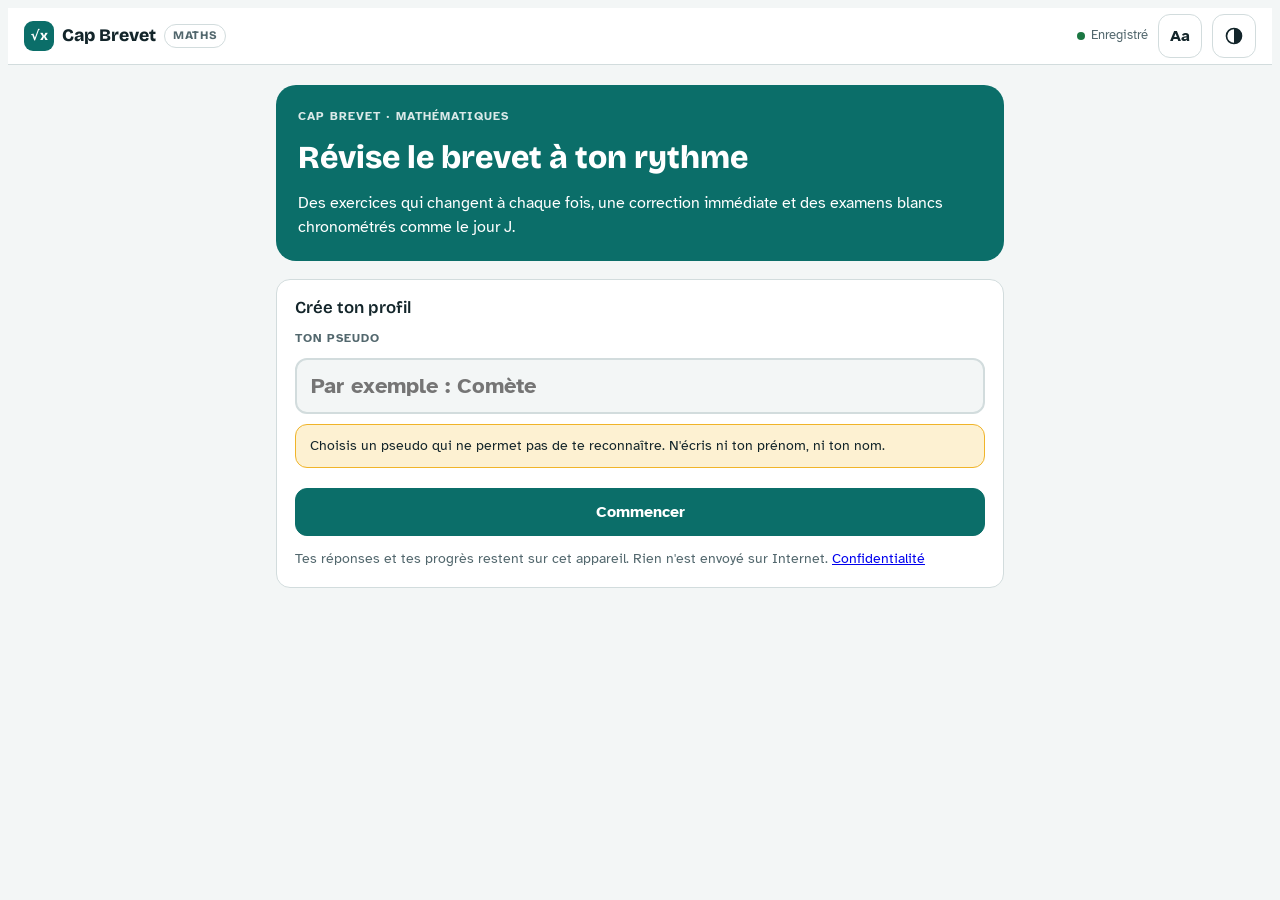
<file: docs/index.html>
<!doctype html>
<html lang="fr">
<head>
<meta charset="utf-8">
<meta name="viewport" content="width=device-width, initial-scale=1, viewport-fit=cover">
<meta name="theme-color" content="#0b6e69">
<link rel="manifest" href="manifest.webmanifest">
<link rel="icon" href="icones/icone.svg" type="image/svg+xml">
<link rel="apple-touch-icon" href="icones/apple-touch-icon.png">
<meta name="apple-mobile-web-app-capable" content="yes">
<meta name="apple-mobile-web-app-title" content="Cap Brevet">
<link rel="stylesheet" href="fonts/polices.css">
<script>
/* Version installable : mise en mémoire hors connexion et demande de stockage durable. */
if ('serviceWorker' in navigator) addEventListener('load', () => navigator.serviceWorker.register('sw.js').catch(() => {}));
if (navigator.storage && navigator.storage.persist) navigator.storage.persist().catch(() => {});
</script>
</head>
<title>Cap Brevet Maths</title>
<meta name="description" content="Application de révision des mathématiques pour le brevet des collèges.">
<style>
/* Mise en page : mobile d'abord, barre d'onglets en bas ; dès 900 px, barre à gauche et énoncé à côté de la réponse.
   Deux univers : Entraînement (sarcelle + soleil, vivant) et Examen blanc (gris neutre, aucune animation). */
:root{
  --bg:#f3f6f6; --surface:#ffffff; --surface2:#e7eeee; --ink:#13252a; --muted:#52676d; --line:#d2dcdd;
  --accent:#0b6e69; --accent-ink:#ffffff; --accent-soft:#d5eeec;
  --sun:#f0b429; --sun-ink:#3b2900; --sun-soft:#fdf1d2;
  --ok:#1b7742; --ok-bg:#e0f2e7; --part:#a95600; --part-bg:#fcecd8; --ko:#bd2f28; --ko-bg:#fae2df;
  --lv0:#9aa9ad; --lv1:#6d8088; --lv2:#2a76ad; --lv3:#0b6e69; --lv4:#a86a00;
  --exam-bg:#eceef0; --exam-surface:#ffffff; --exam-line:#c8cdd2; --band:#2a3036; --band-ink:#ffffff;
  --font-d:'Bricolage Grotesque','Segoe UI',system-ui,sans-serif;
  --font-b:'Atkinson Hyperlegible','Segoe UI',system-ui,sans-serif;
  --scale:1; --nav-w:236px; --radius:14px;
}
@media (prefers-color-scheme: dark){ :root:not([data-theme="light"]){
  --bg:#0e1719; --surface:#162225; --surface2:#1e2d31; --ink:#e4eef0; --muted:#9bb0b5; --line:#2b3c40;
  --accent:#3dbab1; --accent-ink:#04201e; --accent-soft:#143b38;
  --sun:#f5c451; --sun-ink:#2b1e00; --sun-soft:#3a2f12;
  --ok:#5fcb8c; --ok-bg:#12321f; --part:#f1a24e; --part-bg:#3a250e; --ko:#f2786f; --ko-bg:#3c1613;
  --lv0:#56666a; --lv1:#7f939a; --lv2:#5aa6dc; --lv3:#3dbab1; --lv4:#e0a63a;
  --exam-bg:#14171a; --exam-surface:#1c2024; --exam-line:#343a40; --band:#d3d9de; --band-ink:#111518;
  color-scheme:dark }}
:root[data-theme="dark"]{
  --bg:#0e1719; --surface:#162225; --surface2:#1e2d31; --ink:#e4eef0; --muted:#9bb0b5; --line:#2b3c40;
  --accent:#3dbab1; --accent-ink:#04201e; --accent-soft:#143b38;
  --sun:#f5c451; --sun-ink:#2b1e00; --sun-soft:#3a2f12;
  --ok:#5fcb8c; --ok-bg:#12321f; --part:#f1a24e; --part-bg:#3a250e; --ko:#f2786f; --ko-bg:#3c1613;
  --lv0:#56666a; --lv1:#7f939a; --lv2:#5aa6dc; --lv3:#3dbab1; --lv4:#e0a63a;
  --exam-bg:#14171a; --exam-surface:#1c2024; --exam-line:#343a40; --band:#d3d9de; --band-ink:#111518;
  color-scheme:dark }

html{font-size:calc(16px * var(--scale))}
body{background:var(--bg);color:var(--ink);font-family:var(--font-b);font-size:1rem;line-height:1.5}
body.exam{--bg:var(--exam-bg);--surface:var(--exam-surface);--line:var(--exam-line);--accent:var(--band);--accent-ink:var(--band-ink);--accent-soft:var(--surface2)}
*{box-sizing:border-box}
h1,h2,h3{font-family:var(--font-d);text-wrap:balance;margin:0;line-height:1.15}
h1{font-size:1.75rem;font-weight:800}
h2{font-size:1.3rem;font-weight:800}
h3{font-size:1.05rem;font-weight:600}
p{margin:0}
button,select,input,textarea{font:inherit;color:inherit}
:focus-visible{outline:3px solid var(--sun);outline-offset:2px;border-radius:8px}
.num{font-variant-numeric:tabular-nums}
.muted{color:var(--muted)}
.small{font-size:.875rem}
.eyebrow{font-size:.78rem;letter-spacing:.08em;text-transform:uppercase;font-weight:700;color:var(--muted)}

/* ---------- Structure ---------- */
body::before{content:"";position:fixed;inset:0 0 auto;height:env(safe-area-inset-top,0px);z-index:30;background:var(--surface)}
.topbar{position:sticky;top:env(safe-area-inset-top,0px);z-index:20;background:var(--surface);border-bottom:1px solid var(--line)}
.topbar .in{display:flex;align-items:center;gap:10px;min-height:56px;padding-left:max(16px,env(safe-area-inset-left,0px));padding-right:max(16px,env(safe-area-inset-right,0px));max-width:1120px;margin:0 auto}
.brand{font-family:var(--font-d);font-weight:800;font-size:1.1rem;display:flex;align-items:center;gap:8px;margin-right:auto;flex:1 1 auto;min-width:0;white-space:nowrap;overflow:hidden}
.iconbtn{flex:none}
@media (max-width:480px){.topbar .saved{font-size:.72rem;white-space:nowrap}.brand .tag{display:none}}
.brand .logo{width:30px;height:30px;border-radius:9px;background:var(--accent);color:var(--accent-ink);display:grid;place-items:center;font-size:.85rem}
.tag{font-size:.72rem;font-weight:700;letter-spacing:.06em;text-transform:uppercase;border:1px solid var(--line);border-radius:99px;padding:2px 8px;color:var(--muted)}
.iconbtn{min-width:44px;height:44px;border-radius:12px;border:1px solid var(--line);background:var(--surface);display:grid;place-items:center;cursor:pointer;padding:0 10px;font-weight:700}
.iconbtn:hover{background:var(--surface2)}
main{padding-bottom:calc(92px + env(safe-area-inset-bottom,0px))}
.wrap{max-width:1120px;margin:0 auto;padding-left:max(16px,env(safe-area-inset-left,0px));padding-right:max(16px,env(safe-area-inset-right,0px));padding-block:20px 28px;display:flex;flex-direction:column;gap:18px}

nav.tabs{position:fixed;left:0;right:0;bottom:0;z-index:25;background:var(--surface);border-top:1px solid var(--line);display:grid;grid-template-columns:repeat(4,1fr);padding:6px max(8px,env(safe-area-inset-right,0px)) calc(6px + env(safe-area-inset-bottom,0px)) max(8px,env(safe-area-inset-left,0px))}
nav.tabs a{display:flex;flex-direction:column;align-items:center;gap:2px;padding:6px 2px;border-radius:12px;color:var(--muted);text-decoration:none;font-size:.75rem;font-weight:700;min-height:52px;justify-content:center;text-align:center}
nav.tabs a svg{width:24px;height:24px}
nav.tabs a[aria-current="page"]{color:var(--accent);background:var(--accent-soft)}
body.exam nav.tabs, body.exam .topbar{display:none}
body.exam main{padding-bottom:24px}

@media (min-width:900px){
  nav.tabs{top:0;bottom:0;right:auto;width:var(--nav-w);display:flex;flex-direction:column;gap:4px;border-top:0;border-right:1px solid var(--line);padding:calc(76px + env(safe-area-inset-top,0px)) 12px 16px max(12px,env(safe-area-inset-left,0px))}
  nav.tabs a{flex-direction:row;justify-content:flex-start;gap:12px;font-size:.95rem;padding:10px 14px;min-height:48px}
  .topbar{z-index:26}
  body:not(.exam) main{margin-left:var(--nav-w);padding-bottom:32px}
  body:not(.exam) .topbar .in{max-width:none}
}

/* ---------- Composants ---------- */
.card{background:var(--surface);border:1px solid var(--line);border-radius:var(--radius);padding:18px;display:flex;flex-direction:column;gap:12px;min-width:0}
.btn{display:inline-flex;align-items:center;justify-content:center;gap:8px;min-height:48px;padding:10px 18px;border-radius:12px;border:1px solid var(--line);background:var(--surface);font-weight:700;cursor:pointer;text-decoration:none;color:var(--ink);text-align:center}
.btn:hover{background:var(--surface2)}
.btn.primary{background:var(--accent);border-color:var(--accent);color:var(--accent-ink)}
.btn.primary:hover{filter:brightness(1.07)}
.btn.sun{background:var(--sun);border-color:var(--sun);color:var(--sun-ink)}
.btn[disabled]{opacity:.5;cursor:not-allowed}
.btn.block{width:100%}
.btn.ghost{background:transparent;border-color:transparent;color:var(--accent);padding-inline:8px}
.row{display:flex;gap:10px;flex-wrap:wrap;align-items:center}
.spacer{flex:1}
.grid2{display:grid;gap:18px;grid-template-columns:1fr}
@media (min-width:760px){.grid2{grid-template-columns:1fr 1fr}}
.chip{display:inline-flex;align-items:center;gap:6px;border-radius:99px;padding:3px 10px;font-size:.8rem;font-weight:700;background:var(--surface2);color:var(--ink);white-space:nowrap}
.lv{--c:var(--lv1);display:inline-flex;align-items:center;gap:6px;font-size:.8rem;font-weight:700;color:var(--c);white-space:nowrap}
.lv i{display:inline-flex;gap:2px}
.lv i b{width:7px;height:12px;border-radius:2px;background:var(--c);opacity:.25}
.lv i b.on{opacity:1}
.lv[data-l="0"]{--c:var(--lv0)} .lv[data-l="1"]{--c:var(--lv1)} .lv[data-l="2"]{--c:var(--lv2)} .lv[data-l="3"]{--c:var(--lv3)} .lv[data-l="4"]{--c:var(--lv4)}
.bar{height:8px;border-radius:99px;background:var(--surface2);overflow:hidden}
.bar>span{display:block;height:100%;background:var(--accent);border-radius:99px}
.saved{font-size:.8rem;color:var(--muted);display:inline-flex;align-items:center;gap:6px}
.saved::before{content:"";width:8px;height:8px;border-radius:50%;background:var(--ok)}
.notice{border-radius:12px;padding:10px 14px;background:var(--sun-soft);border:1px solid var(--sun);font-size:.9rem}

/* Accueil */
.hero{background:var(--accent);color:var(--accent-ink);border-radius:20px;padding:22px;display:flex;flex-direction:column;gap:14px;position:relative;overflow:hidden}
.hero .eyebrow{color:inherit;opacity:.85}
.hero h1{font-size:2rem}
.hero .big{font-family:var(--font-d);font-weight:800;font-size:3.2rem;line-height:1}
.hero .stats{display:flex;gap:10px;flex-wrap:wrap}
.hero .stat{background:rgba(255,255,255,.14);border-radius:12px;padding:8px 12px;font-size:.85rem}
.hero .stat b{display:block;font-size:1.15rem;font-family:var(--font-d)}
.daily{border:2px solid var(--sun);background:var(--sun-soft)}
.daily .btn.sun{font-size:1.05rem;min-height:56px}
.list{display:flex;flex-direction:column;gap:8px;margin:0;padding:0;list-style:none}
.rowbtn{display:flex;align-items:center;gap:12px;width:100%;text-align:left;background:var(--surface);border:1px solid var(--line);border-radius:12px;padding:12px 14px;cursor:pointer;min-height:56px;color:var(--ink);text-decoration:none}
.rowbtn:hover{background:var(--surface2)}
.rowbtn[aria-pressed="true"]{border-color:var(--accent);box-shadow:inset 0 0 0 1px var(--accent)}
.rowbtn .t{flex:1;min-width:0}
.rowbtn .t b{display:block}

/* Entraînement */
.train{display:grid;gap:18px;grid-template-columns:1fr}
@media (min-width:1100px){.train{grid-template-columns:1.1fr .9fr;align-items:start}.train .detail{position:sticky;top:76px}}
.ladder{display:grid;grid-template-columns:repeat(4,1fr);gap:6px}
.step{border:1px solid var(--line);border-radius:12px;padding:10px 8px;text-align:center;font-size:.8rem;display:flex;flex-direction:column;gap:4px;align-items:center;min-width:0}
.step .ico{width:30px;height:30px;border-radius:50%;display:grid;place-items:center;font-weight:800;font-family:var(--font-d);background:var(--surface2);color:var(--muted)}
.step.done .ico{background:var(--accent);color:var(--accent-ink)}
.step.cur{border-color:var(--accent);background:var(--accent-soft)}
.step.cur .ico{background:var(--sun);color:var(--sun-ink)}
.step b{font-size:.82rem;overflow-wrap:anywhere}
.flash{background:var(--surface2);border-radius:12px;padding:14px;display:flex;flex-direction:column;gap:8px}

/* Maths */
.frac{display:inline-flex;flex-direction:column;vertical-align:middle;text-align:center;margin:0 .15em;line-height:1.1}
.frac>span:first-child{border-bottom:2px solid currentColor;padding:0 .2em}
.frac>span{padding:0 .2em}
.enonce{font-size:1.2rem;line-height:1.7}
.enonce .math{font-size:1.45rem;font-weight:700;white-space:nowrap}

/* Exercice */
.ex-grid{display:grid;gap:18px;grid-template-columns:1fr}
@media (min-width:900px){.ex-grid{grid-template-columns:1fr 1fr;align-items:start}}
.ansrow{display:flex;gap:8px;align-items:stretch}
.mathin{flex:1;min-width:0;font-size:1.35rem;font-weight:700;padding:10px 14px;border:2px solid var(--line);border-radius:12px;background:var(--bg);min-height:56px;font-variant-numeric:tabular-nums}
.mathin:focus{border-color:var(--accent);outline:none}
.suffix{display:grid;place-items:center;padding:0 12px;border-radius:12px;background:var(--surface2);font-weight:700}
select{min-height:48px;border-radius:12px;border:2px solid var(--line);background:var(--bg);padding:6px 10px;max-width:100%}
.kbd{display:grid;grid-template-columns:repeat(7,1fr);gap:6px;user-select:none;-webkit-user-select:none}
.kbd button{min-height:46px;border-radius:10px;border:1px solid var(--line);background:var(--surface2);font-weight:700;font-size:1.05rem;cursor:pointer;padding:0;touch-action:manipulation}
.kbd button:active{background:var(--line)}
.kbd button.op{background:var(--accent-soft);color:var(--ink)}
.kbd button.wide{grid-column:span 2}
.hints{display:flex;flex-direction:column;gap:8px;margin:0;padding:0;list-style:none}
.hints li{background:var(--sun-soft);border-left:4px solid var(--sun);border-radius:8px;padding:8px 12px}
details.draft summary{cursor:pointer;font-weight:700;min-height:44px;display:flex;align-items:center}
textarea{width:100%;min-height:120px;border-radius:12px;border:2px solid var(--line);background:var(--bg);padding:10px;resize:vertical}

.fb{border-radius:12px;padding:14px;display:flex;gap:12px;align-items:flex-start;border:2px solid}
.fb .mk{flex:none;width:34px;height:34px;border-radius:50%;display:grid;place-items:center;font-weight:800;font-size:1.1rem;color:#fff}
.fb.ok{background:var(--ok-bg);border-color:var(--ok)} .fb.ok .mk{background:var(--ok)}
.fb.part,.fb.rep{background:var(--part-bg);border-color:var(--part)} .fb.part .mk,.fb.rep .mk{background:var(--part)}
.fb.ko{background:var(--ko-bg);border-color:var(--ko)} .fb.ko .mk{background:var(--ko)}
.fb .body{display:flex;flex-direction:column;gap:6px;min-width:0}
.fb .body b{font-size:1.05rem}
.corr{background:var(--surface2);border-radius:10px;padding:10px 12px;font-size:.95rem}

/* Rédaction par blocs */
.blocks{display:flex;flex-direction:column;gap:10px}
.blk{border:1px solid var(--line);border-left:5px solid var(--lv0);border-radius:12px;padding:12px;display:flex;flex-direction:column;gap:8px;background:var(--surface)}
.blk .bh{display:flex;align-items:center;gap:8px;flex-wrap:wrap}
.blk .bh .eyebrow{margin-right:auto}
.blk .line{display:flex;flex-wrap:wrap;align-items:center;gap:8px}
.blk .line .mathin{font-size:1.1rem;min-height:48px;flex:1 1 140px}
.blk .line select{flex:0 1 auto}
.blk.ok{border-left-color:var(--ok)} .blk.rep,.blk.part{border-left-color:var(--part)} .blk.ko{border-left-color:var(--ko)}
.blk .msg{font-size:.9rem;border-radius:8px;padding:6px 10px}
.blk.ok .msg{background:var(--ok-bg)} .blk.rep .msg,.blk.part .msg{background:var(--part-bg)} .blk.ko .msg{background:var(--ko-bg)}
.st{font-size:.78rem;font-weight:800;border-radius:99px;padding:2px 9px;color:#fff;white-space:nowrap}
.st.ok{background:var(--ok)} .st.rep,.st.part{background:var(--part)} .st.ko{background:var(--ko)}
.stepbox{display:flex;flex-direction:column;gap:10px}
.stepbox>h3{display:flex;gap:8px;align-items:baseline;flex-wrap:wrap}
.fig{background:var(--surface2);border-radius:12px;padding:10px;display:flex;flex-direction:column;align-items:center;gap:4px}
.fig svg{width:100%;max-width:300px;height:auto}
.fig text{font-family:var(--font-b);font-weight:700;fill:var(--ink)}
.total{display:flex;align-items:baseline;gap:10px;flex-wrap:wrap}
.total .big{font-family:var(--font-d);font-weight:800;font-size:2.2rem}
.model{background:var(--surface2);border-radius:12px;padding:14px;display:flex;flex-direction:column;gap:6px}

/* Brevet blanc */
.exam-card{border-top:6px solid var(--band)}
.rules{margin:0;padding-left:1.2em;display:flex;flex-direction:column;gap:4px}
.band{position:sticky;top:0;z-index:40;background:var(--band);color:var(--band-ink);padding-top:env(safe-area-inset-top,0px)}
body.exam::before{background:var(--band)}
.band .in{max-width:1120px;margin:0 auto;display:flex;align-items:center;gap:12px;flex-wrap:wrap;min-height:60px;padding-block:8px;padding-left:max(16px,env(safe-area-inset-left,0px));padding-right:max(16px,env(safe-area-inset-right,0px))}
.band .lbl{font-weight:800;letter-spacing:.12em;font-size:.8rem;text-transform:uppercase}
.band .lbl span{display:block;letter-spacing:0;text-transform:none;font-weight:400;font-size:.85rem;opacity:.85}
.timer{font-family:var(--font-b);font-weight:700;font-size:1.6rem;font-variant-numeric:tabular-nums;margin-left:auto;padding:2px 12px;border-radius:10px;border:2px solid currentColor}
.timer.low{background:var(--ko);border-color:var(--ko);color:#fff}
.band .btn{min-height:44px;background:var(--band-ink);color:var(--band);border-color:var(--band-ink)}
.qnav{display:grid;grid-template-columns:repeat(auto-fill,minmax(44px,1fr));gap:6px}
.qnav button{min-height:44px;border-radius:10px;border:1px solid var(--line);background:var(--surface);font-weight:700;cursor:pointer;font-variant-numeric:tabular-nums}
.qnav button.ans{background:var(--surface2);text-decoration:underline;text-decoration-thickness:2px;text-underline-offset:3px}
.qnav button[aria-current="true"]{border:2px solid var(--ink)}
.legend{display:flex;gap:14px;flex-wrap:wrap;font-size:.8rem;color:var(--muted)}
.res-table{width:100%;border-collapse:collapse;font-size:.92rem}
.res-table th,.res-table td{text-align:left;padding:8px;border-bottom:1px solid var(--line);vertical-align:top}
.tbl{overflow-x:auto}
.calc{display:flex;flex-direction:column;gap:8px}
.calc output{font-size:1.4rem;font-weight:700;text-align:right;font-variant-numeric:tabular-nums}
.exnav{display:flex;gap:6px;flex-wrap:wrap}
.exnav button{min-height:44px;border-radius:10px;border:1px solid var(--line);background:var(--surface);padding:6px 12px;font-weight:700;cursor:pointer}
.exnav button[aria-current="true"]{border:2px solid var(--ink)}
.confirm{border:2px solid var(--ink);border-radius:12px;padding:14px;display:flex;flex-direction:column;gap:10px;background:var(--surface)}

/* Progrès */
.map{display:grid;grid-template-columns:repeat(auto-fill,minmax(150px,1fr));gap:8px}
.tile{--c:var(--lv0);border-radius:12px;padding:10px 12px;border:1px solid var(--line);border-top:6px solid var(--c);background:var(--surface);display:flex;flex-direction:column;gap:4px;min-width:0}
.tile b{font-size:.9rem;overflow-wrap:anywhere}
.tile[data-l="1"]{--c:var(--lv1)} .tile[data-l="2"]{--c:var(--lv2)} .tile[data-l="3"]{--c:var(--lv3)} .tile[data-l="4"]{--c:var(--lv4)}
.tile.weak{background:var(--ko-bg)}
.score20{display:flex;align-items:baseline;gap:6px}
.score20 .big{font-family:var(--font-d);font-weight:800;font-size:3rem;line-height:1}
.chart svg{width:100%;height:auto;display:block}
.chart text{fill:var(--muted);font-size:11px;font-family:var(--font-b)}
.comp{display:grid;grid-template-columns:110px 1fr 40px;gap:8px;align-items:center;font-size:.9rem}
@media (prefers-reduced-motion:no-preference){ body:not(.exam) .pop{animation:pop .35s ease-out} @keyframes pop{from{transform:scale(.96);opacity:.6}to{transform:none;opacity:1}} }

/* ---------- Compléments de la version 1 ---------- */
.narrow{max-width:760px}
.col{display:flex;flex-direction:column;gap:18px;min-width:0}
form.col{gap:10px}
body.noprofile nav.tabs,body.noprofile .tb-prof{display:none}
@media (min-width:900px){body.noprofile main{margin-left:0!important}}
.tb-prof{text-decoration:none;color:var(--ink);gap:6px;display:inline-flex;align-items:center;max-width:9rem}
.tb-prof span{overflow:hidden;text-overflow:ellipsis;white-space:nowrap}
@media (max-width:480px){.tb-prof span{display:none}#saved{display:none!important}}
.choices{display:flex;flex-direction:column;gap:8px}
.choice{display:flex;align-items:center;gap:12px;text-align:left;min-height:52px;padding:10px 14px;border-radius:12px;border:2px solid var(--line);background:var(--bg);cursor:pointer;font-weight:700;color:var(--ink)}
.choice .dot{flex:none;width:20px;height:20px;border-radius:50%;border:2px solid var(--muted)}
.choice[aria-checked="true"]{border-color:var(--accent);background:var(--accent-soft)}
.choice[aria-checked="true"] .dot{border:6px solid var(--accent)}
.choice[disabled]{cursor:default;opacity:.85}
.chip{border:1px solid var(--line);cursor:pointer;min-height:36px}
.chip.on{background:var(--accent);color:var(--accent-ink);border-color:var(--accent)}
.chrono{font-weight:700;font-size:1.1rem;padding:4px 10px;border-radius:10px;border:2px solid var(--line)}
.prog{margin:8px 0;padding-left:1.4em;display:flex;flex-direction:column;gap:2px}
.vt{width:auto;min-width:60%;margin:8px 0}
.vt th,.vt td{text-align:center;border:1px solid var(--line);padding:6px 10px}
.vt th{background:var(--surface2)}
button.tile{text-align:left;cursor:pointer;font:inherit;color:var(--ink)}
button.tile:hover{background:var(--surface2)}
.corrlist{display:flex;flex-direction:column;gap:8px}
.citem{border:1px solid var(--line);border-left:5px solid var(--lv0);border-radius:12px;padding:10px 12px;display:flex;flex-direction:column;gap:8px}
.citem.ok{border-left-color:var(--ok)}.citem.part{border-left-color:var(--part)}.citem.ko{border-left-color:var(--ko)}
.citem summary{cursor:pointer;min-height:36px;display:flex;align-items:center;gap:8px;flex-wrap:wrap}
.citem[open]>*:not(summary){margin-top:8px}
.small-enonce{font-size:1rem;line-height:1.6}
.small-enonce .math{font-size:1.15rem}
details.calc output{display:block;min-height:1.6em}
#expcode,#impcode{font-family:ui-monospace,Menlo,Consolas,monospace;font-size:.75rem;min-height:84px;word-break:break-all}
.enonce sup{font-size:.7em}
/* Blocs de programmation */
.script{display:inline-flex;flex-direction:column;gap:3px;margin:10px 0;font-size:.95rem;max-width:100%}
.sb{--b:#4c97ff;background:var(--b);color:#fff;border-radius:8px;padding:6px 12px;font-weight:700;width:fit-content;max-width:100%;text-shadow:0 1px 0 rgba(0,0,0,.25)}
.sb-ev{--b:#c88a00;border-top-left-radius:18px;border-top-right-radius:18px;padding-top:10px}
.sb-se{--b:#2b8fb5}.sb-va{--b:#d9690f}.sb-lo{--b:#7d55d9}.sb-mo{--b:#3a7bd5}.sb-pe{--b:#0e9a6c}
.sb-ctl{--b:#c97d00;display:flex;flex-direction:column;gap:3px;padding:6px 0 0 12px}
.sb-in{display:flex;flex-direction:column;gap:3px;margin-left:4px;padding:3px 12px 3px 0}
.sb-end{height:12px;background:var(--b);margin-left:-12px;border-radius:0 0 8px 8px}

</style>
<header class="topbar"><div class="in">
  <div class="brand"><span class="logo" aria-hidden="true">√x</span>Cap Brevet <span class="tag">Maths</span></div>
  <span class="saved" id="saved" hidden>Enregistré</span>
  <button class="iconbtn" data-act="size" title="Taille du texte" aria-label="Changer la taille du texte">Aa</button>
  <button class="iconbtn" data-act="theme" title="Thème" aria-label="Changer le thème"><svg width="20" height="20" viewBox="0 0 24 24" aria-hidden="true"><circle cx="12" cy="12" r="9" fill="none" stroke="currentColor" stroke-width="2"/><path d="M12 3a9 9 0 0 1 0 18z" fill="currentColor"/></svg></button>
  <a class="iconbtn tb-prof" href="#reglages" aria-label="Réglages et profil"><svg width="20" height="20" viewBox="0 0 24 24" fill="none" stroke="currentColor" stroke-width="2" aria-hidden="true"><circle cx="12" cy="8" r="4"/><path d="M4 21c1-4 4-6 8-6s7 2 8 6"/></svg><span id="pbadge"></span></a>
</div></header>
<nav class="tabs" aria-label="Navigation principale">
  <a href="#accueil" data-r="accueil"><svg viewBox="0 0 24 24" fill="none" stroke="currentColor" stroke-width="2" stroke-linecap="round" stroke-linejoin="round" aria-hidden="true"><path d="M3 11l9-7 9 7v9a1 1 0 0 1-1 1h-5v-6h-6v6H4a1 1 0 0 1-1-1z"/></svg>Accueil</a>
  <a href="#entrainer" data-r="entrainer"><svg viewBox="0 0 24 24" fill="none" stroke="currentColor" stroke-width="2" stroke-linecap="round" stroke-linejoin="round" aria-hidden="true"><path d="M4 20h4l10-10-4-4L4 16z"/><path d="M13 7l4 4"/></svg>S'entraîner</a>
  <a href="#brevet" data-r="brevet"><svg viewBox="0 0 24 24" fill="none" stroke="currentColor" stroke-width="2" stroke-linecap="round" stroke-linejoin="round" aria-hidden="true"><circle cx="12" cy="13" r="8"/><path d="M12 9v4l2.5 2.5M9 2h6"/></svg>Brevet blanc</a>
  <a href="#progres" data-r="progres"><svg viewBox="0 0 24 24" fill="none" stroke="currentColor" stroke-width="2" stroke-linecap="round" stroke-linejoin="round" aria-hidden="true"><path d="M4 20V10M10 20V4M16 20v-7M22 20H2"/></svg>Mes progrès</a>
</nav>
<main id="view"></main>
<script>
/* =====================================================================
   Cap Brevet – moteur mathématique
   Lecture des expressions saisies, calcul exact par valeur, correction
   déterministe (équivalences, forme demandée, unités, arrondis, erreurs
   fréquentes). Aucun appel réseau, aucune IA.
   ===================================================================== */
(function (G) {
  'use strict';

  /* ---------- Hasard reproductible (même graine = même question) ---------- */
  let _seed = 1;
  function setSeed(s) { _seed = (s >>> 0) || 1; }
  function rnd() { // mulberry32
    _seed = (_seed + 0x6D2B79F5) >>> 0;
    let t = _seed;
    t = Math.imul(t ^ (t >>> 15), t | 1);
    t ^= t + Math.imul(t ^ (t >>> 7), t | 61);
    return ((t ^ (t >>> 14)) >>> 0) / 4294967296;
  }
  const R = (a, b) => a + Math.floor(rnd() * (b - a + 1));            // entier entre a et b
  const pick = arr => arr[Math.floor(rnd() * arr.length)];
  const nz = (a, b) => { let v; do { v = R(a, b); } while (v === 0); return v; };
  const sgn = () => (rnd() < 0.5 ? -1 : 1);
  function shuffle(a) { a = a.slice(); for (let i = a.length - 1; i > 0; i--) { const j = Math.floor(rnd() * (i + 1)); [a[i], a[j]] = [a[j], a[i]]; } return a; }

  /* ---------- Arithmétique ---------- */
  const gcd = (a, b) => { a = Math.abs(a); b = Math.abs(b); while (b) [a, b] = [b, a % b]; return a; };
  const isPrime = n => { if (n < 2 || !Number.isInteger(n)) return false; for (let k = 2; k * k <= n; k++) if (n % k === 0) return false; return true; };
  const roundTo = (x, d) => { const p = Math.pow(10, d); return Math.round((x + Number.EPSILON * Math.sign(x)) * p) / p; };

  /* ---------- Lecture des expressions ---------- */
  const SUP = { '⁰': '0', '¹': '1', '²': '2', '³': '3', '⁴': '4', '⁵': '5', '⁶': '6', '⁷': '7', '⁸': '8', '⁹': '9', '⁻': '-' };
  function norm(s) {
    s = String(s).trim();
    // Exposants tapés en petits chiffres (10⁴, x², 10⁻³) : on les écrit avec ^ sans ajouter
    // de parenthèses, sinon « 5x² » serait vu comme « pas encore réduit » ou 2³ × 3² comme « pas décomposé ».
    s = s.replace(/([⁻⁰¹²³⁴⁵⁶⁷⁸⁹])\s+(?=[⁰¹²³⁴⁵⁶⁷⁸⁹])/g, '$1');
    s = s.replace(/[⁻⁰¹²³⁴⁵⁶⁷⁸⁹]+(\s*)(?=([0-9.,]?))/g, (m, sp, nx) => '^' + [...m.trim()].map(c => SUP[c]).join('') + (nx ? '*' : sp));
    return s.replace(/[−–—]/g, '-').replace(/[×·∙]/g, '*').replace(/÷|:/g, '/').replace(/,/g, '.')
      .replace(/π/g, 'p').replace(/pi/gi, 'p').replace(/√/g, 'r').replace(/X/g, 'x').replace(/Y/g, 'y')
      .replace(/\s+/g, '');
  }
  function tokenize(s) {
    const t = []; let i = 0;
    while (i < s.length) {
      const c = s[i];
      if (/[0-9.]/.test(c)) {
        let j = i; while (j < s.length && /[0-9.]/.test(s[j])) j++;
        const str = s.slice(i, j);
        if ((str.match(/\./g) || []).length > 1 || str === '.') throw new Error('nombre');
        t.push({ k: 'n', v: parseFloat(str), s: str }); i = j;
      } else if ('xypr+-*/^()'.includes(c)) { t.push({ k: c }); i++; }
      else throw new Error('caractère');
    }
    return t;
  }
  function parse(src) {
    const t = tokenize(norm(src)); let i = 0;
    if (!t.length) throw new Error('vide');
    const peek = () => t[i], eat = k => { if (t[i] && t[i].k === k) { i++; return true; } return false; };
    function expr() { let n = term(); while (peek() && (peek().k === '+' || peek().k === '-')) { const op = t[i++].k; n = { t: 'b', op, a: n, b: term() }; } return n; }
    function term() {
      let n = unary();
      for (;;) {
        const p = peek(); if (!p) break;
        if (p.k === '*' || p.k === '/') { i++; n = { t: 'b', op: p.k, a: n, b: unary() }; }
        else if ('nxypr('.includes(p.k)) { n = { t: 'b', op: '*', a: n, b: power(), imp: true }; }
        else break;
      }
      return n;
    }
    function unary() { if (eat('-')) return { t: 'neg', a: unary() }; if (eat('+')) return unary(); return power(); }
    function power() { const base = atom(); if (eat('^')) return { t: 'pow', a: base, b: unary() }; return base; }
    function atom() {
      const p = t[i++]; if (!p) throw new Error('fin');
      if (p.k === 'n') return { t: 'n', v: p.v, s: p.s };
      if (p.k === 'x' || p.k === 'y') return { t: 'v', name: p.k };
      if (p.k === 'p') return { t: 'pi' };
      if (p.k === 'r') return { t: 'sqrt', a: power() };
      if (p.k === '(') { const e = expr(); if (!eat(')')) throw new Error('parenthèse'); return { t: 'par', a: e }; }
      throw new Error('symbole');
    }
    const r = expr(); if (i < t.length) throw new Error('reste');
    return r;
  }
  function ev(n, env) {
    env = env || {};
    switch (n.t) {
      case 'n': return n.v; case 'pi': return Math.PI; case 'v': return env[n.name] ?? NaN; case 'par': return ev(n.a, env);
      case 'neg': return -ev(n.a, env); case 'sqrt': return Math.sqrt(ev(n.a, env)); case 'pow': return Math.pow(ev(n.a, env), ev(n.b, env));
      case 'b': { const a = ev(n.a, env), b = ev(n.b, env); return n.op === '+' ? a + b : n.op === '-' ? a - b : n.op === '*' ? a * b : a / b; }
    }
    return NaN;
  }
  function val(s) { try { return ev(parse(s)); } catch (e) { return NaN; } }
  const close = (a, b, tol = 1e-9) => Number.isFinite(a) && Number.isFinite(b) && Math.abs(a - b) <= tol * Math.max(1, Math.abs(b));
  const has = (n, type) => !!n && (n.t === type || ['a', 'b'].some(k => n[k] && typeof n[k] === 'object' && has(n[k], type)));
  const isInt = n => n && n.t === 'n' && Number.isInteger(n.v);
  const isSInt = n => isInt(n) || (n && n.t === 'neg' && isInt(n.a));          // entier éventuellement précédé de −
  const sIntV = n => (n.t === 'neg' ? -n.a.v : n.v);

  /* Termes d'une somme (au premier niveau) */
  function terms(n, out) {
    out = out || [];
    if (n.t === 'b' && (n.op === '+' || n.op === '-')) { terms(n.a, out); terms(n.op === '-' ? { t: 'neg', a: n.b } : n.b, out); }
    else if (n.t === 'neg' && n.a.t === 'b' && (n.a.op === '+' || n.a.op === '-') ) out.push(n);
    else out.push(n);
    return out;
  }
  function degree(term) {
    const a = ev(term, { x: 2 }), b = ev(term, { x: 3 });
    if (!Number.isFinite(a) || !Number.isFinite(b) || a === 0) return 0;
    return Math.round(Math.log(Math.abs(b / a)) / Math.log(1.5));
  }

  /* ---------- Contrôle de la forme demandée ---------- */
  function formCheck(form, ast) {
    let n = ast; if (n.t === 'neg') n = n.a;
    if (form === 'irr') {
      if (isInt(n)) return { ok: true };
      if (n.t === 'b' && n.op === '/' && isSInt(n.a) && isSInt(n.b)) {
        const A = Math.abs(sIntV(n.a)), B = Math.abs(sIntV(n.b)), g = gcd(A, B);
        if (B === 1) return { ok: false, t: 'Juste, mais pas simplifié', m: 'Une fraction de dénominateur 1 s’écrit comme un nombre entier.' };
        if (g > 1) return { ok: false, t: 'Juste, mais pas simplifié', m: `${A} et ${B} sont tous les deux divisibles par ${g}. Simplifie la fraction.` };
        return { ok: true };
      }
      return { ok: false, t: 'Juste, mais pas sous la forme demandée', m: 'La consigne demande une fraction irréductible, par exemple 3/4.' };
    }
    if (form === 'frac') { // une fraction ou un entier, pas un décimal approché
      if (isInt(n) || (n.t === 'b' && n.op === '/' && isSInt(n.a) && isSInt(n.b))) return { ok: true };
      return { ok: false, t: 'Juste, mais pas sous la forme demandée', m: 'La consigne demande une fraction, par exemple 3/8.' };
    }
    if (form === 'dev' || form === 'red') {
      if (has(ast, 'par')) return { ok: false, t: form === 'dev' ? 'Pas encore développé' : 'Pas encore réduit', m: 'Il reste des parenthèses. Distribue sur chaque terme, puis regroupe les termes de même nature.' };
      const ds = terms(ast).map(degree); const seen = {};
      for (const d of ds) { if (seen[d]) return { ok: false, t: 'Juste, mais pas réduit', m: 'Regroupe les termes de même nature : les x² ensemble, les x ensemble, les nombres ensemble.' }; seen[d] = 1; }
      return { ok: true };
    }
    if (form === 'fac') {
      const prod = (n.t === 'b' && n.op === '*' && has(n, 'par')) || (n.t === 'pow' && n.a.t === 'par');
      if (!prod) return { ok: false, t: 'Pas encore factorisé', m: 'Une forme factorisée est un produit, par exemple 3(x + 2) ou (x − 3)(x + 3).' };
      return { ok: true };
    }
    if (form === 'pi') {
      if (!has(ast, 'pi')) return { ok: false, t: 'Valeur approchée', m: 'La consigne demande la valeur exacte, en fonction de π (par exemple 9π).' };
      return { ok: true };
    }
    if (form === 'sci') {
      const okSci = (n.t === 'b' && n.op === '*' && n.a.t === 'n' && n.a.v >= 1 && n.a.v < 10 && n.b.t === 'pow' && isInt(n.b.a) && n.b.a.v === 10);
      if (!okSci) return { ok: false, t: 'Juste, mais pas en notation scientifique', m: 'La notation scientifique s’écrit a × 10ⁿ avec 1 ≤ a < 10, par exemple 3,45 × 10^4.' };
      return { ok: true };
    }
    if (form === 'primes') {
      const facs = []; (function walk(m) { if (m.t === 'b' && m.op === '*') { walk(m.a); walk(m.b); } else facs.push(m); })(n);
      const okP = facs.every(f => (isInt(f) && isPrime(f.v)) || (f.t === 'pow' && isInt(f.a) && isPrime(f.a.v) && isInt(f.b)));
      if (!okP) return { ok: false, t: 'Juste, mais pas décomposé en facteurs premiers', m: 'Chaque facteur doit être un nombre premier (2, 3, 5, 7, 11…). Continue la décomposition.' };
      return { ok: true };
    }
    if (form === 'p10') {
      const okP = (n.t === 'pow' && isInt(n.a) && n.a.v === 10) || (isInt(n) && n.v === 10);
      if (!okP) return { ok: false, t: 'Juste, mais pas sous la forme demandée', m: 'La consigne demande une seule puissance de 10, par exemple 10^5 ou 10^-3.' };
      return { ok: true };
    }
    if (form === 'int') {
      if (!isInt(n)) return { ok: false, t: 'Juste, mais pas sous la forme demandée', m: 'Donne le résultat sous forme d’un nombre entier.' };
      return { ok: true };
    }
    return { ok: true };
  }

  /* ---------- Unités ---------- */
  const UNITS = {
    mm: ['L', 0.001], cm: ['L', 0.01], dm: ['L', 0.1], m: ['L', 1], km: ['L', 1000],
    'mm²': ['A', 1e-6], 'cm²': ['A', 1e-4], 'dm²': ['A', 0.01], 'm²': ['A', 1], 'km²': ['A', 1e6],
    'mm³': ['V', 1e-9], 'cm³': ['V', 1e-6], 'dm³': ['V', 1e-3], 'm³': ['V', 1], mL: ['V', 1e-6], cL: ['V', 1e-5], dL: ['V', 1e-4], L: ['V', 1e-3],
    mg: ['M', 0.001], g: ['M', 1], kg: ['M', 1000], s: ['T', 1], min: ['T', 60], h: ['T', 3600],
    'km/h': ['S', 1 / 3.6], 'm/s': ['S', 1], '€': ['E', 1], '%': ['P', 1], '°': ['D', 1]
  };
  const UNIT_RE = /\s*(km\/h|m\/s|mm²|cm²|dm²|km²|m²|mm³|cm³|dm³|m³|mm2|cm2|dm2|km2|m2|mm3|cm3|dm3|m3|mL|cL|dL|km|mm|cm|dm|kg|mg|min|m|L|g|h|s|€|%|°)\s*$/;
  function splitUnit(raw) {
    const m = raw.match(UNIT_RE);
    if (!m) return [raw, ''];
    let u = m[1].replace(/2$/, '²').replace(/3$/, '³');
    if (u === 'm²' && /cm2|mm2|dm2|km2/.test(m[1])) u = m[1].slice(0, 2) + '²';
    return [raw.slice(0, m.index), u];
  }

  /* ---------- Correction d'une réponse ---------- */
  const SAMPLES = [-1.7, 0.3, 2.9, 5.1];
  function stripVar(r) { return r.replace(/^\s*([a-zA-Z]{1,2}|[a-zA-Z]\s*\(\s*[x0-9,.\-−]*\s*\))\s*=\s*/, ''); }
  function equalVal(ast, q) {
    if (q.f) return SAMPLES.every(x => close(ev(ast, { x }), q.f(x), 1e-7));
    return close(ev(ast, {}), q.v, q.tol || 1e-9);
  }
  function grade(q, raw, unitSel) {
    const pts = q.pts || 1;
    raw = String(raw ?? '').trim();
    if (!raw) return { s: 'vide', pts: 0, t: 'Pas de réponse', m: '' };
    // Sans x dans la réponse attendue, un « x » entre deux nombres est un signe fois : 3,45 x 10^4, 2³ x 3².
    if (!q.f) raw = raw.replace(/([0-9⁰¹²³⁴⁵⁶⁷⁸⁹)])\s*[xX]\s*(?=[0-9(√])/g, '$1×');

    if (q.type === 'qcm') {
      const ok = Number(raw) === q.correct;
      if (ok) return { s: 'ok', pts, t: 'Juste', m: q.okm || '' };
      const e = (q.errs || []).find(e => e.i === Number(raw));
      return { s: 'ko', pts: 0, t: 'Faux', m: e ? e.m : (q.hint || 'Relis bien l’énoncé et reprends la propriété du cours.') };
    }

    let [r, uTyped] = splitUnit(raw);
    if (q.suffix && uTyped === q.suffix) uTyped = '';
    const unit = unitSel || uTyped || '';
    if (q.strip !== false) r = stripVar(r);

    if (q.type === 'set') {
      const parts = r.split(/;|\bou\b|\bet\b/).map(s => stripVar(s.trim())).filter(Boolean);
      const vals = parts.map(val);
      if (vals.some(v => !Number.isFinite(v))) return { s: 'ko', pts: 0, t: 'Écriture non reconnue', m: 'Sépare les solutions par « ou », par exemple : x = 2 ou x = −3.' };
      const want = q.set.slice(); let found = 0; const extra = [];
      for (const v of vals) { const k = want.findIndex(w => close(v, w)); if (k >= 0) { want.splice(k, 1); found++; } else extra.push(v); }
      if (!want.length && !extra.length) return { s: 'ok', pts, t: 'Juste', m: q.okm || '' };
      if (found && !extra.length) return { s: 'part', pts: pts / 2, t: 'Incomplet', m: 'Il manque au moins une solution. Un produit est nul si l’un de ses facteurs est nul : il y a un cas par facteur.' };
      for (const e of q.errs || []) if (e.set && e.set.length === vals.length && e.set.every(w => vals.some(v => close(v, w)))) return { s: 'ko', pts: 0, t: 'Faux', m: e.m };
      return { s: 'ko', pts: 0, t: 'Faux', m: q.hint || 'Résous chaque cas séparément et vérifie en remplaçant x.' };
    }

    let ast;
    try { ast = parse(r); } catch (e) {
      return { s: 'ko', pts: 0, t: 'Écriture non reconnue', m: 'Vérifie les parenthèses et les signes. Exemples d’écriture : 3/4 ; 2x + 1 ; 9π ; 3,5.' };
    }
    if (!q.f && has(ast, 'v')) return { s: 'ko', pts: 0, t: 'Faux', m: 'La réponse attendue est un nombre, sans lettre.' };

    let v = q.f ? NaN : ev(ast, {});
    // Conversion d'une unité équivalente (2,5 m = 250 cm)
    let unitNote = '';
    if (q.unit && unit && unit !== q.unit && UNITS[unit] && UNITS[q.unit] && UNITS[unit][0] === UNITS[q.unit][0]) {
      v = v * UNITS[unit][1] / UNITS[q.unit][1]; unitNote = 'conv';
    }
    let eq;
    if (q.f) eq = equalVal(ast, q);
    else if (q.round != null) {
      const target = roundTo(q.v, q.round);
      eq = close(v, target, 1e-9) || close(v, q.v, 1e-9);
      if (!eq && Math.abs(v - q.v) < Math.pow(10, -q.round)) {
        return { s: 'part', pts: pts / 2, t: 'Arrondi incorrect', m: `Le résultat est presque juste, mais la consigne demande un arrondi ${['à l’unité', 'au dixième', 'au centième', 'au millième'][q.round]}. Regarde le chiffre suivant pour arrondir.` };
      }
    } else eq = close(v, q.v, q.tol || 1e-9);

    if (eq) {
      if (q.form) { const fc = formCheck(q.form, ast); if (!fc.ok) return { s: 'part', pts: pts / 2, t: fc.t, m: fc.m }; }
      if (q.unit) {
        if (!unit) return { s: 'part', pts: pts / 2, t: 'Juste, mais l’unité manque', m: `Le résultat s’exprime en ${q.unit}. Choisis l’unité.` };
        if (unit !== q.unit && !unitNote) return { s: 'part', pts: pts / 2, t: 'Juste, mais l’unité est fausse', m: `Ce résultat s’exprime en ${q.unit}, pas en ${unit}.` };
      }
      return { s: 'ok', pts, t: 'Juste', m: unitNote ? 'Juste, avec une unité équivalente.' : (q.okm || '') };
    }
    if (q.unit && unit && UNITS[unit] && UNITS[q.unit] && UNITS[unit][0] !== UNITS[q.unit][0] && close(ev(ast, {}), q.v, 1e-9))
      return { s: 'part', pts: pts / 2, t: 'Juste, mais l’unité est fausse', m: `Ce résultat s’exprime en ${q.unit}, pas en ${unit}.` };
    if (!q.f && q.approx && Math.abs(v - q.v) < 0.01 * Math.abs(q.v)) return { s: 'part', pts: pts / 2, t: 'Valeur approchée', m: q.approx };
    for (const e of q.errs || []) {
      if (e.f ? SAMPLES.every(x => close(ev(ast, { x }), e.f(x), 1e-7)) : (e.v !== undefined && close(v, e.v, 1e-9))) return { s: 'ko', pts: 0, t: 'Faux', m: e.m };
    }
    return { s: 'ko', pts: 0, t: 'Faux', m: q.hint || 'Relis la consigne et reprends ton calcul étape par étape.' };
  }

  G.M = { setSeed, rnd, R, pick, nz, sgn, shuffle, gcd, isPrime, roundTo, parse, ev, val, close, has, isInt, terms, degree, formCheck, grade, splitUnit, UNITS };
})(typeof window !== 'undefined' ? window : globalThis);

/* =====================================================================
   Cap Brevet – banque de questions (mathématiques, cycle 4)
   Chaque notion contient des générateurs paramétrés. Un générateur reçoit
   le niveau (1 Novice, 2 Débrouillé(e), 3 Averti(e), 4 Expert(e)) et tire
   ses valeurs au hasard (graine reproductible). Il renvoie une question :
   énoncé, réponse attendue, forme exigée, indices, correction, erreurs
   fréquentes. Les réponses sont vérifiées par les tests automatiques.
   ===================================================================== */
(function (G) {
  'use strict';
  const { R, pick, nz, sgn, shuffle, gcd, isPrime, roundTo } = G.M;

  /* ---------- Affichage ---------- */
  function plain(x) { // nombre sans notation scientifique, au plus 10 décimales
    let r = roundTo(x, 10); let s = Math.abs(r).toFixed(10).replace(/\.?0+$/, '');
    return (r < 0 ? '-' : '') + s;
  }
  function n(x) { // nombre à la française : 1 250,5 et −3
    if (!Number.isFinite(x)) return '?';
    const s = plain(x); const neg = s[0] === '-'; let [i, d] = s.replace('-', '').split('.');
    if (i.length > 4) i = i.replace(/\B(?=(\d{3})+(?!\d))/g, ' ');
    return (neg ? '−' : '') + i + (d ? ',' + d : '');
  }
  const a = x => plain(x).replace('.', ',');               // réponse attendue (format de saisie)
  const p = x => (x < 0 ? `(${n(x)})` : n(x));              // nombre entre parenthèses s'il est négatif
  const F = (u, v) => { if (typeof u !== 'number' || typeof v !== 'number') return `<span class="frac"><span>${u}</span><span>${v}</span></span>`; const neg = (u < 0) !== (v < 0) && u !== 0; return `${neg ? '−' : ''}<span class="frac"><span>${Math.abs(u)}</span><span>${Math.abs(v)}</span></span>`; };
  function red(u, v) { const g = gcd(u, v) || 1; let x = u / g, y = v / g; if (y < 0) { x = -x; y = -y; } return [x, y]; }
  const FR = (u, v) => { const [x, y] = red(u, v); return y === 1 ? n(x) : F(x, y); };
  const fa = (u, v) => { const [x, y] = red(u, v); return y === 1 ? String(x) : `${x}/${y}`; };
  const M_ = s => `<span class="math">${s}</span>`;
  // Polynômes : coefs du plus haut degré au plus bas
  function poly(c, v = 'x', ascii = false) {
    const deg = c.length - 1; let out = '';
    c.forEach((k, i) => {
      const d = deg - i; if (!k) return;
      const neg = k < 0, ab = Math.abs(k);
      const coef = (ab === 1 && d > 0) ? '' : (ascii ? plain(ab) : n(ab));
      const varp = d === 0 ? '' : d === 1 ? v : (ascii ? `${v}^${d}` : `${v}${d === 2 ? '²' : '³'}`);
      if (!out) out = (neg ? (ascii ? '-' : '−') : '') + coef + varp;
      else out += ascii ? (neg ? '-' : '+') + coef + varp : (neg ? ' − ' : ' + ') + coef + varp;
    });
    return out || '0';
  }
  const lin = (k, b, v) => poly([k, b], v);
  const linA = (k, b) => poly([k, b], 'x', true);
  const TRI = ['ABC', 'DEF', 'RST', 'MNP', 'IJK', 'EFG', 'KLM', 'GHI', 'UVW'];

  /* ---------- Figures (SVG) ---------- */
  function rightTri(P, Q, S, lab, ang) { // angle droit en Q ; P en haut, S à droite
    const A = { P: [50, 30], Q: [50, 140], S: [220, 140] };
    const arc = ang === 'S' ? `<path d="M190,140 A30,30 0 0 0 194.6,124" fill="none" stroke="currentColor" stroke-width="2" style="color:var(--sun)"/>` :
      ang === 'P' ? `<path d="M50,60 A30,30 0 0 0 74.6,47.4" fill="none" stroke="currentColor" stroke-width="2" style="color:var(--sun)"/>` : '';
    return `<div class="fig"><svg viewBox="0 0 260 175" role="img" aria-label="Triangle ${P}${Q}${S} rectangle en ${Q}">
      <polygon points="50,30 50,140 220,140" fill="none" stroke="currentColor" stroke-width="2.5" style="color:var(--accent)"/>
      <polyline points="50,124 66,124 66,140" fill="none" stroke="currentColor" stroke-width="2" style="color:var(--muted)"/>${arc}
      <text x="36" y="30">${P}</text><text x="34" y="158">${Q}</text><text x="226" y="158">${S}</text>
      <text x="4" y="90">${lab.PQ || ''}</text><text x="112" y="164">${lab.QS || ''}</text><text x="142" y="78">${lab.PS || ''}</text></svg>
      <span class="small muted">La figure n'est pas à l'échelle.</span></div>`;
  }
  function thalesFig(L) { // L = [A,B,C,M,N] ; M sur [AB], N sur [AC]
    return `<div class="fig"><svg viewBox="0 0 270 180" role="img" aria-label="Triangle ${L[0]}${L[1]}${L[2]} avec ${L[3]} sur [${L[0]}${L[1]}] et ${L[4]} sur [${L[0]}${L[2]}], droites (${L[3]}${L[4]}) et (${L[1]}${L[2]}) parallèles">
      <polygon points="130,22 30,160 240,160" fill="none" stroke="currentColor" stroke-width="2.5" style="color:var(--accent)"/>
      <line x1="85" y1="98" x2="179" y2="98" stroke="currentColor" stroke-width="2.5" style="color:var(--sun)"/>
      <text x="124" y="16">${L[0]}</text><text x="14" y="172">${L[1]}</text><text x="244" y="172">${L[2]}</text><text x="66" y="98">${L[3]}</text><text x="186" y="98">${L[4]}</text></svg>
      <span class="small muted">La figure n'est pas à l'échelle.</span></div>`;
  }
  function papillonFig(L) { // L=[A,B,C,D,E] ; B,A,D alignés ; C,A,E alignés ; (BC)//(DE)
    return `<div class="fig"><svg viewBox="0 0 260 175" role="img" aria-label="Configuration papillon : points ${L[1]}, ${L[0]}, ${L[3]} alignés, points ${L[2]}, ${L[0]}, ${L[4]} alignés, droites (${L[1]}${L[2]}) et (${L[3]}${L[4]}) parallèles">
      <line x1="40" y1="30" x2="184" y2="129" stroke="currentColor" stroke-width="2.5" style="color:var(--accent)"/>
      <line x1="160" y1="30" x2="88" y2="129" stroke="currentColor" stroke-width="2.5" style="color:var(--accent)"/>
      <line x1="40" y1="30" x2="160" y2="30" stroke="currentColor" stroke-width="2.5" style="color:var(--sun)"/>
      <line x1="88" y1="129" x2="184" y2="129" stroke="currentColor" stroke-width="2.5" style="color:var(--sun)"/>
      <text x="26" y="26">${L[1]}</text><text x="166" y="26">${L[2]}</text><text x="104" y="92">${L[0]}</text><text x="190" y="146">${L[3]}</text><text x="72" y="146">${L[4]}</text></svg>
      <span class="small muted">La figure n'est pas à l'échelle.</span></div>`;
  }
  function graphFig(k, b) { // droite y = kx + b dans un repère de −5 à 5
    const X = x => 130 + x * 22, Y = y => 130 - y * 22; let grid = '';
    for (let i = -5; i <= 5; i++) {
      grid += `<line x1="${X(i)}" y1="${Y(5.5)}" x2="${X(i)}" y2="${Y(-5.5)}" stroke="var(--line)"/><line x1="${X(-5.5)}" y1="${Y(i)}" x2="${X(5.5)}" y2="${Y(i)}" stroke="var(--line)"/>`;
      if (i) grid += `<text x="${X(i)}" y="${Y(0) + 13}" text-anchor="middle" style="font-size:9px">${i < 0 ? '−' + -i : i}</text><text x="${X(0) - 4}" y="${Y(i) + 3}" text-anchor="end" style="font-size:9px">${i < 0 ? '−' + -i : i}</text>`;
    }
    return `<div class="fig"><svg viewBox="0 0 260 260" role="img" aria-label="Représentation graphique de la fonction f, une droite">
      ${grid}<line x1="${X(-5.5)}" y1="${Y(0)}" x2="${X(5.5)}" y2="${Y(0)}" stroke="var(--muted)" stroke-width="1.5"/><line x1="${X(0)}" y1="${Y(-5.5)}" x2="${X(0)}" y2="${Y(5.5)}" stroke="var(--muted)" stroke-width="1.5"/>
      <line x1="${X(-6)}" y1="${Y(-6 * k + b)}" x2="${X(6)}" y2="${Y(6 * k + b)}" stroke="currentColor" stroke-width="2.5" style="color:var(--accent)"/>
      <text x="${X(0) - 6}" y="${Y(0) + 13}" text-anchor="end" style="font-size:9px">0</text></svg>
      <span class="small muted">Chaque carreau mesure 1 unité.</span></div>`;
  }
  // Blocs de programmation (style « blocs » du collège)
  const SB = (k, t) => `<div class="sb sb-${k}">${t}</div>`;
  const SBloop = (head, inner) => `<div class="sb sb-ctl">${head}<div class="sb-in">${inner}</div><div class="sb-end"></div></div>`;
  const SBif = (cond, a1, a2) => `<div class="sb sb-ctl">si ${cond} alors<div class="sb-in">${a1}</div>sinon<div class="sb-in">${a2}</div><div class="sb-end"></div></div>`;
  const script = inner => `<div class="script" role="img" aria-label="Programme en blocs">${inner}</div>`;
  const table = (rows) => `<div class="tbl"><table class="res-table vt">${rows.map((r, i) => `<tr>${r.map(c => i === 0 || false ? `<th>${c}</th>` : `<td>${c}</td>`).join('')}</tr>`).join('')}</table></div>`;
  const htable = (h1, r1, h2, r2) => `<div class="tbl"><table class="res-table vt"><tr><th>${h1}</th>${r1.map(c => `<td class="num">${c}</td>`).join('')}</tr><tr><th>${h2}</th>${r2.map(c => `<td class="num">${c}</td>`).join('')}</tr></table></div>`;

  const H = (...h) => h; // indices : piste, méthode, exemple proche
  const errsF = (v, list) => list.filter(e => e.v === undefined || Math.abs(e.v - v) > 1e-9);
  const YN = ['Oui', 'Non'];

  /* =====================================================================
     NOMBRES ET CALCULS
     ===================================================================== */
  const calc = {
    id: 'calc', name: 'Nombres relatifs et priorités', dom: 'nc', cls: '5e',
    flash: `<b>L'essentiel.</b> Deux nombres de même signe ont un produit positif ; de signes contraires, un produit négatif. Soustraire un nombre, c'est ajouter son opposé.<br><b>Priorités.</b> D'abord les parenthèses, puis les puissances, puis × et ÷, enfin + et −, de gauche à droite.<br><b>Exemple.</b> 5 − 2 × (−3) = 5 + 6 = 11.<br><b>Piège.</b> 5 − 2 × 3 ne vaut pas 3 × 3 : la multiplication passe avant.`,
    gens: [
      { id: 'rel-add', lv: [1, 2], auto: true, f(L) {
        const x = nz(-20, 20), y = nz(-20, 20), op = pick(['+', '−']);
        if (L === 1) {
          const v = op === '+' ? x + y : x - y;
          return { html: `Calculer : ${M_(`${n(x)} ${op} ${p(y)}`)}`, v, ans: a(v), corr: `${n(x)} ${op} ${p(y)} = ${op === '−' ? `${n(x)} + ${p(-y)} = ` : ''}${n(v)}`,
            errs: errsF(v, [{ v: op === '+' ? x - y : x + y, m: 'Attention aux signes : soustraire un nombre, c’est ajouter son opposé.' }, { v: -v, m: 'Le signe du résultat est faux. Compare les distances à zéro pour trouver le signe.' }]),
            hints: H('Repère le signe de chaque nombre.', 'Soustraire un nombre, c’est ajouter son opposé : a − (−b) = a + b.', 'Exemple : −7 + 3 = −4 et 5 − (−2) = 5 + 2 = 7.') };
        }
        const z = nz(-15, 15), v = x + y - z;
        return { html: `Calculer : ${M_(`${n(x)} + ${p(y)} − ${p(z)}`)}`, v, ans: a(v), corr: `${n(x)} + ${p(y)} − ${p(z)} = ${n(x + y)} + ${p(-z)} = ${n(v)}`,
          errs: errsF(v, [{ v: x + y + z, m: 'Soustraire un nombre, c’est ajouter son opposé : − (' + n(z) + ') devient + ' + p(-z) + '.' }]),
          hints: H('Calcule de gauche à droite.', 'Transforme chaque soustraction en addition de l’opposé.', 'Exemple : 4 + (−6) − (−3) = 4 − 6 + 3 = 1.') };
      } },
      { id: 'rel-mul', lv: [1, 2], auto: true, f(L) {
        const x = nz(-12, 12), y = nz(-12, 12);
        if (L === 1 || R(0, 1)) {
          const v = x * y;
          return { html: `Calculer : ${M_(`${n(x)} × ${p(y)}`)}`, v, ans: a(v), corr: `Les signes sont ${(x < 0) === (y < 0) ? 'identiques : le produit est positif' : 'contraires : le produit est négatif'}. ${n(x)} × ${p(y)} = ${n(v)}`,
            errs: errsF(v, [{ v: -v, m: 'Revois la règle des signes : deux nombres de même signe donnent un produit positif.' }]),
            hints: H('Commence par le signe du résultat.', 'Même signe : positif. Signes contraires : négatif. Puis multiplie les distances à zéro.', 'Exemple : (−4) × (−5) = 20 et (−4) × 5 = −20.') };
        }
        const dvd = x * y, v = x;
        return { html: `Calculer : ${M_(`${n(dvd)} ÷ ${p(y)}`)}`, v, ans: a(v), corr: `${n(dvd)} ÷ ${p(y)} = ${n(v)} (règle des signes comme pour le produit).`,
          errs: errsF(v, [{ v: -v, m: 'La règle des signes de la division est la même que celle de la multiplication.' }]),
          hints: H('Commence par le signe du résultat.', 'Même signe : positif. Signes contraires : négatif.', 'Exemple : (−20) ÷ 4 = −5.') };
      } },
      { id: 'prio', lv: [2, 3, 4], auto: true, f(L) {
        if (L === 2) {
          const x = R(2, 15), y = R(2, 9), z = R(2, 9), v = x + y * z;
          return { html: `Calculer : ${M_(`${x} + ${y} × ${z}`)}`, v, ans: a(v), corr: `La multiplication est prioritaire : ${x} + ${y} × ${z} = ${x} + ${y * z} = ${v}`,
            errs: errsF(v, [{ v: (x + y) * z, m: 'La multiplication est prioritaire sur l’addition : calcule d’abord ' + y + ' × ' + z + '.' }]),
            hints: H('Quelle opération est prioritaire ?', 'Effectue d’abord les multiplications, puis les additions.', 'Exemple : 2 + 3 × 4 = 2 + 12 = 14.') };
        }
        if (L === 3) {
          const x = R(2, 20), y = R(2, 6), c = R(1, 9), d = R(2, 12), v = x - y * (c - d);
          return { html: `Calculer : ${M_(`${x} − ${y} × (${c} − ${d})`)}`, v, ans: a(v), corr: `${x} − ${y} × (${n(c - d)}) = ${x} − ${p(y * (c - d))} = ${n(v)}`,
            errs: errsF(v, [{ v: (x - y) * (c - d), m: 'On ne calcule pas de gauche à droite : la multiplication passe avant la soustraction.' }, { v: x + y * (c - d), m: 'Attention au signe : on soustrait un produit négatif.' }]),
            hints: H('Commence par la parenthèse.', 'Ordre : parenthèses, multiplication, puis soustraction.', 'Exemple : 10 − 2 × (3 − 5) = 10 − 2 × (−2) = 10 + 4 = 14.') };
        }
        const x = R(2, 5), b = R(1, 6), c = R(b + 1, b + 5), d = R(2, 20), v = x * (b - c) ** 2 - d;
        return { html: `Calculer : ${M_(`${x} × (${b} − ${c})² − ${d}`)}`, v, ans: a(v), corr: `${b} − ${c} = ${n(b - c)}, puis (${n(b - c)})² = ${(b - c) ** 2}. Donc ${x} × ${(b - c) ** 2} − ${d} = ${n(v)}`,
          errs: errsF(v, [{ v: -x * (b - c) ** 2 - d, m: 'Le carré d’un nombre négatif est positif.' }, { v: (x * (b - c)) ** 2 - d, m: 'Le carré ne porte que sur la parenthèse, pas sur ' + x + '.' }]),
          hints: H('Commence par la parenthèse, puis la puissance.', 'Ordre : parenthèses, puissances, multiplication, soustraction.', 'Exemple : 2 × (1 − 4)² = 2 × 9 = 18.') };
      } },
      { id: 'rel-cmp', lv: [1], auto: false, f() {
        const base = shuffle([R(-9, -1) - 0.5 * R(0, 1), R(1, 9), R(-9, -1), R(0, 9) + 0.5]);
        const vals = [...new Set(base.map(x => roundTo(x, 1)))]; while (vals.length < 4) vals.push(R(10, 20));
        const mn = Math.min(...vals), correct = vals.indexOf(mn);
        return { type: 'qcm', html: 'Quel est le plus petit de ces nombres ?', choices: vals.map(n), correct, ans: String(correct),
          corr: `Le plus petit est ${n(mn)} : parmi les nombres négatifs, le plus petit est celui qui est le plus loin de zéro.`,
          hints: H('Place les nombres sur une droite graduée.', 'Un nombre négatif est toujours plus petit qu’un nombre positif.', 'Exemple : −7 < −2 < 0 < 3.') };
      } }
    ]
  };

  const frac = {
    id: 'frac', name: 'Fractions', dom: 'nc', cls: '5e-4e',
    flash: `<b>Simplifier.</b> On divise le numérateur et le dénominateur par un même nombre.<br><b>Additionner.</b> On met au même dénominateur, puis on additionne les numérateurs : ${F(1, 4)} + ${F(2, 3)} = ${F(3, 12)} + ${F(8, 12)} = ${F(11, 12)}.<br><b>Multiplier.</b> Numérateurs entre eux, dénominateurs entre eux. <b>Diviser</b> par une fraction, c'est multiplier par son inverse.<br><b>Piège.</b> ${F(1, 2)} + ${F(1, 3)} n'est pas égal à ${F(2, 5)}.`,
    gens: [
      { id: 'fr-simp', lv: [1, 2], auto: true, f(L) {
        let d0, n0; do { d0 = R(2, L === 1 ? 9 : 15); n0 = R(1, d0 + (L === 1 ? -1 : 6)); } while (gcd(n0, d0) !== 1 || n0 === d0);
        const k = L === 1 ? R(2, 6) : R(4, 12);
        return { html: `Écrire ${F(n0 * k, d0 * k)} sous forme de fraction irréductible.`, v: n0 / d0, form: 'irr', ans: fa(n0, d0),
          corr: `On divise le numérateur et le dénominateur par ${k} : ${F(n0 * k, d0 * k)} = ${F(n0, d0)}`,
          hints: H(`Cherche un diviseur commun à ${n0 * k} et à ${d0 * k}.`, 'Divise le numérateur et le dénominateur par le même nombre, jusqu’à ne plus pouvoir.', 'Exemple : 12/18 = 6/9 = 2/3.') };
      } },
      { id: 'fr-add', lv: [1, 2, 3], auto: true, f(L) {
        let d1, d2;
        if (L === 1) { d1 = d2 = R(3, 12); } else if (L === 2) { d1 = R(2, 6); d2 = d1 * R(2, 4); } else { do { d1 = R(2, 7); d2 = R(2, 9); } while (gcd(d1, d2) !== 1); }
        const n1 = R(1, d1 + 2), n2 = R(1, d2 + 2), op = L === 1 ? '+' : pick(['+', '−']);
        const num = op === '+' ? n1 * (d2 / gcd(d1, d2)) * 1 : 0; // calcul exact ci-dessous
        const D = d1 * d2 / gcd(d1, d2), N1 = n1 * D / d1, N2 = n2 * D / d2, NN = op === '+' ? N1 + N2 : N1 - N2;
        const v = NN / D;
        return { html: `Calculer et donner le résultat sous forme de fraction irréductible :<br>${M_(`${F(n1, d1)} ${op} ${F(n2, d2)}`)}`, v, form: 'irr', ans: fa(NN, D),
          corr: `${F(n1, d1)} ${op} ${F(n2, d2)} = ${d1 !== D ? F(N1, D) : F(n1, d1)} ${op} ${d2 !== D ? F(N2, D) : F(n2, d2)} = ${F(NN, D)}${gcd(NN, D) > 1 ? ' = ' + FR(NN, D) : ''}`,
          errs: errsF(v, d1 !== d2 ? [{ v: op === '+' ? (n1 + n2) / (d1 + d2) : (d1 - d2 ? (n1 - n2) / (d1 - d2) : NaN), m: 'On n’additionne pas les dénominateurs. Mets d’abord les deux fractions au même dénominateur.' }] : [{ v: (n1 + n2) / (2 * d1), m: 'Quand les dénominateurs sont égaux, on garde le dénominateur commun.' }]),
          hints: H(d1 === d2 ? 'Les dénominateurs sont déjà égaux.' : `Cherche un dénominateur commun à ${d1} et à ${d2}.`, 'Écris les deux fractions avec ce dénominateur, puis additionne (ou soustrais) les numérateurs. Simplifie à la fin.', 'Exemple : 1/2 + 1/6 = 3/6 + 1/6 = 4/6 = 2/3.') };
      } },
      { id: 'fr-mul', lv: [2, 3], auto: true, f(L) {
        const n1 = R(1, 9), d1 = R(2, 9), n2 = R(1, 9), d2 = R(2, 9);
        if (L === 2) {
          const v = n1 * n2 / (d1 * d2);
          return { html: `Calculer et donner le résultat sous forme de fraction irréductible :<br>${M_(`${F(n1, d1)} × ${F(n2, d2)}`)}`, v, form: 'irr', ans: fa(n1 * n2, d1 * d2),
            corr: `${F(n1, d1)} × ${F(n2, d2)} = ${F(n1 * n2, d1 * d2)}${gcd(n1 * n2, d1 * d2) > 1 ? ' = ' + FR(n1 * n2, d1 * d2) : ''}`,
            errs: errsF(v, [{ v: (n1 * d2) / (d1 * n2), m: 'Pour multiplier, on multiplie les numérateurs entre eux et les dénominateurs entre eux.' }]),
            hints: H('Pas besoin de dénominateur commun pour multiplier.', 'Multiplie les numérateurs entre eux et les dénominateurs entre eux, puis simplifie.', 'Exemple : 2/3 × 3/4 = 6/12 = 1/2.') };
        }
        const v = (n1 / d1) / (n2 / d2);
        return { html: `Calculer et donner le résultat sous forme de fraction irréductible :<br>${M_(`${F(n1, d1)} ÷ ${F(n2, d2)}`)}`, v, form: 'irr', ans: fa(n1 * d2, d1 * n2),
          corr: `Diviser par ${F(n2, d2)}, c'est multiplier par ${F(d2, n2)} : ${F(n1, d1)} × ${F(d2, n2)} = ${F(n1 * d2, d1 * n2)}${gcd(n1 * d2, d1 * n2) > 1 ? ' = ' + FR(n1 * d2, d1 * n2) : ''}`,
          errs: errsF(v, [{ v: (n1 * n2) / (d1 * d2), m: 'Diviser par une fraction, c’est multiplier par son inverse : on retourne la deuxième fraction.' }]),
          hints: H('Que signifie diviser par une fraction ?', 'Multiplie par l’inverse de la deuxième fraction, puis simplifie.', 'Exemple : 2/3 ÷ 4/5 = 2/3 × 5/4 = 10/12 = 5/6.') };
      } },
      { id: 'fr-of', lv: [1, 2], auto: true, f(L) {
        let nn, d; do { d = R(2, 8); nn = R(1, d - 1); } while (gcd(nn, d) !== 1);
        if (L === 1) {
          const Q = d * R(2, 12), v = Q / d * nn;
          return { html: `Calculer ${F(nn, d)} de ${Q}.`, v, ans: a(v), corr: `${Q} ÷ ${d} = ${Q / d}, puis ${Q / d} × ${nn} = ${v}`,
            errs: errsF(v, [{ v: Q / d, m: 'Tu as calculé ' + F(1, d) + ' de ' + Q + '. Il faut encore multiplier par ' + nn + '.' }]),
            hints: H('Commence par diviser par le dénominateur.', `Prendre ${F(nn, d)} d’une quantité : diviser par ${d}, puis multiplier par ${nn}.`, 'Exemple : 3/4 de 20 = 20 ÷ 4 × 3 = 15.') };
        }
        const ctx = pick([['Dans un collège de', 'élèves,', 'sont demi-pensionnaires. Combien d’élèves sont demi-pensionnaires ?', 'élèves'], ['Un club de sport compte', 'adhérents.', 'pratiquent la compétition. Combien d’adhérents font de la compétition ?', 'adhérents'], ['Une bibliothèque possède', 'livres.', 'sont des romans. Combien y a-t-il de romans ?', 'livres']]);
        const Q = d * R(10, 80), v = Q / d * nn;
        return { html: `${ctx[0]} <b>${n(Q)}</b> ${ctx[1]} Les ${F(nn, d)} ${ctx[2]}`, v, ans: a(v), corr: `${n(Q)} ÷ ${d} × ${nn} = ${n(v)} ${ctx[3]}.`,
          errs: errsF(v, [{ v: Q / d, m: 'Tu as calculé ' + F(1, d) + ' de l’effectif. Multiplie encore par ' + nn + '.' }]),
          hints: H('Il s’agit de prendre une fraction d’une quantité.', `Divise par ${d}, puis multiplie par ${nn}.`, 'Exemple : 2/5 de 300 = 300 ÷ 5 × 2 = 120.') };
      } },
      { id: 'fr-pb', lv: [3, 4], auto: false, f(L) {
        const b = pick([3, 4, 5, 6]), aa = R(1, b - 1), dd = pick([2, 3, 4, 5]), cc = R(1, dd - 1);
        const restN = (b - aa) * (dd - cc), restD = b * dd, who = pick(['Léa', 'Noah', 'Inès', 'Yanis', 'Jade', 'Adam']);
        const it = pick([['un livre', 'un jeu vidéo'], ['une place de concert', 'des vêtements'], ['un cadeau', 'une sortie au cinéma']]);
        const base = `${who} dépense ${F(aa, b)} de son argent de poche pour ${it[0]}, puis ${F(cc, dd)} de ce qui lui reste pour ${it[1]}.`;
        const corrBase = `Après le premier achat, il reste 1 − ${F(aa, b)} = ${FR(b - aa, b)}. Le deuxième achat coûte ${F(cc, dd)} × ${FR(b - aa, b)} = ${FR(cc * (b - aa), dd * b)}. Il reste ${FR(b - aa, b)} − ${FR(cc * (b - aa), dd * b)} = ${FR(restN, restD)}.`;
        if (L === 3) return { html: base + '<br>Quelle fraction de son argent de poche lui reste-t-il ? Donner une fraction irréductible.', v: restN / restD, form: 'irr', ans: fa(restN, restD), corr: corrBase,
          errs: errsF(restN / restD, [{ v: 1 - aa / b - cc / dd, m: `${F(cc, dd)} porte sur ce qui reste, pas sur tout l’argent de poche.` }]),
          hints: H('Calcule d’abord la fraction qui reste après le premier achat.', `Le deuxième achat représente ${F(cc, dd)} du reste : multiplie les fractions.`, 'Exemple : 1/2 puis 1/3 du reste : il reste 1/2 × 2/3 = 1/3.') };
        const X = restD * R(2, 8), v = X * restN / restD;
        return { html: base + `<br>Elle avait <b>${X} €</b>. Combien d’euros lui reste-t-il ?`, v, suffix: '€', ans: a(v), corr: corrBase + ` Donc ${FR(restN, restD)} × ${X} = ${n(v)} €.`,
          errs: errsF(v, [{ v: X * (1 - aa / b - cc / dd), m: `${F(cc, dd)} porte sur ce qui reste après le premier achat, pas sur ${X} €.` }]),
          hints: H('Calcule d’abord combien coûte le premier achat.', 'Calcule ce qui reste, puis la fraction de ce reste dépensée ensuite.', '') };
      } },
      { id: 'fr-prio', lv: [3, 4], auto: true, f() {
        const n1 = R(1, 5), d1 = R(2, 6), n2 = R(1, 7), d2 = R(2, 7), n3 = R(1, 7), d3 = R(2, 7);
        const pN = n2 * n3, pD = d2 * d3, D = d1 * pD, N = n1 * pD + pN * d1, v = N / D;
        return { html: `Calculer et donner le résultat sous forme de fraction irréductible :<br>${M_(`${F(n1, d1)} + ${F(n2, d2)} × ${F(n3, d3)}`)}`, v, form: 'irr', ans: fa(N, D),
          corr: `La multiplication est prioritaire : ${F(n2, d2)} × ${F(n3, d3)} = ${FR(pN, pD)}. Puis ${F(n1, d1)} + ${FR(pN, pD)} = ${FR(N, D)}.`,
          errs: errsF(v, [{ v: (n1 / d1 + n2 / d2) * n3 / d3, m: 'La multiplication est prioritaire sur l’addition.' }]),
          hints: H('Quelle opération faut-il faire en premier ?', 'Calcule d’abord le produit, puis ajoute en mettant au même dénominateur.', 'Exemple : 1/2 + 1/3 × 3/4 = 1/2 + 1/4 = 3/4.') };
      } }
    ]
  };

  const pui = {
    id: 'pui', name: 'Puissances et notation scientifique', dom: 'nc', cls: '4e',
    flash: `<b>Définition.</b> aⁿ = a × a × … × a (n facteurs). 10⁻ⁿ = 0,0…01 (n chiffres après la virgule).<br><b>Règles avec 10.</b> 10ᵐ × 10ⁿ = 10ᵐ⁺ⁿ ; 10ᵐ ÷ 10ⁿ = 10ᵐ⁻ⁿ ; (10ᵐ)ⁿ = 10ᵐˣⁿ.<br><b>Notation scientifique.</b> a × 10ⁿ avec 1 ≤ a < 10. Exemple : 34 500 = 3,45 × 10⁴.<br><b>Piège.</b> (−3)² = 9 mais −3² = −9.`,
    gens: [
      { id: 'pw-calc', lv: [1, 2], auto: true, f(L) {
        if (L === 1) {
          const b = R(2, 5), e = b <= 3 ? R(2, 4) : R(2, 3), v = b ** e;
          return { html: `Calculer : ${M_(`${b}<sup>${e}</sup>`)}`, v, ans: a(v), corr: `${b}<sup>${e}</sup> = ${Array(e).fill(b).join(' × ')} = ${v}`,
            errs: errsF(v, [{ v: b * e, m: `${b}<sup>${e}</sup> ne veut pas dire ${b} × ${e}, mais ${b} multiplié ${e} fois par lui-même.` }]),
            hints: H('Que veut dire l’exposant ?', 'Écris le produit de facteurs égaux, puis calcule.', 'Exemple : 2⁴ = 2 × 2 × 2 × 2 = 16.') };
        }
        const b = R(2, 6), e = pick([2, 3]), par = R(0, 1), v = par ? (-b) ** e : -(b ** e);
        return { html: `Calculer : ${M_(par ? `(−${b})<sup>${e}</sup>` : `−${b}<sup>${e}</sup>`)}`, v, ans: a(v),
          corr: par ? `(−${b})<sup>${e}</sup> = ${Array(e).fill(`(−${b})`).join(' × ')} = ${n(v)}` : `L’exposant ne porte que sur ${b} : −${b}<sup>${e}</sup> = −(${Array(e).fill(b).join(' × ')}) = ${n(v)}`,
          errs: errsF(v, [{ v: -v, m: par ? 'Le signe moins est dans la parenthèse : il est lui aussi élevé à la puissance.' : 'Sans parenthèse, l’exposant ne porte que sur le nombre, pas sur le signe moins.' }]),
          hints: H('Regarde s’il y a des parenthèses autour du nombre négatif.', '(−a)ⁿ : le signe est élevé à la puissance. −aⁿ : seul a est élevé à la puissance.', 'Exemple : (−3)² = 9 et −3² = −9.') };
      } },
      { id: 'pw-10', lv: [1, 2, 3], auto: true, f(L) {
        if (L === 1) {
          const e = R(0, 1) ? R(2, 6) : -R(1, 4), v = 10 ** e;
          return { html: `Écrire ${M_(`10<sup>${e < 0 ? '−' + -e : e}</sup>`)} sous forme d’un nombre décimal.`, v, ans: a(v), corr: `10<sup>${e < 0 ? '−' + -e : e}</sup> = ${n(v)}`,
            errs: errsF(v, [{ v: 10 * e, m: 'Ce n’est pas 10 × ' + e + '. ' + (e > 0 ? 'C’est 1 suivi de ' + e + ' zéros.' : 'C’est ' + -e + ' chiffre(s) après la virgule, le dernier étant 1.') }]),
            hints: H('Compte les zéros.', e > 0 ? '10ⁿ s’écrit 1 suivi de n zéros.' : '10⁻ⁿ s’écrit avec n chiffres après la virgule : 0,0…01.', 'Exemple : 10³ = 1 000 et 10⁻² = 0,01.') };
        }
        let x = R(-5, 7), y = R(-5, 6), html, k, corr, err;
        const E = t => (t < 0 ? '−' + -t : t);
        if (L === 2) { k = x + y; html = `10<sup>${E(x)}</sup> × 10<sup>${E(y)}</sup>`; corr = `10<sup>${E(x)}</sup> × 10<sup>${E(y)}</sup> = 10<sup>${E(x)} + ${p(y)}</sup> = 10<sup>${E(k)}</sup>`; err = x * y; }
        else if (R(0, 1)) { k = x - y; html = `${F(`10<sup>${E(x)}</sup>`, `10<sup>${E(y)}</sup>`)}`; corr = `On soustrait les exposants : 10<sup>${E(x)} − ${p(y)}</sup> = 10<sup>${E(k)}</sup>`; err = x + y; }
        else { x = R(-3, 4) || 2; y = R(2, 3); k = x * y; html = `(10<sup>${E(x)}</sup>)<sup>${y}</sup>`; corr = `On multiplie les exposants : 10<sup>${E(x)} × ${y}</sup> = 10<sup>${E(k)}</sup>`; err = x + y; }
        return { html: `Écrire sous la forme d’une seule puissance de 10 :<br>${M_(html)}`, v: 10 ** k, form: 'p10', ans: `10^${k}`, tol: 1e-9, corr,
          errs: errsF(10 ** k, [{ v: 10 ** err, m: 'Revois la règle : pour un produit on ajoute les exposants, pour un quotient on les soustrait, pour une puissance de puissance on les multiplie.' }]),
          hints: H('Utilise les règles de calcul sur les puissances de 10.', '10ᵐ × 10ⁿ = 10ᵐ⁺ⁿ ; 10ᵐ ÷ 10ⁿ = 10ᵐ⁻ⁿ ; (10ᵐ)ⁿ = 10ᵐˣⁿ.', 'Exemple : 10⁵ × 10⁻² = 10³.'), kbdNote: 'Utilise la touche xⁿ pour écrire 10^5.' };
      } },
      { id: 'pw-sci', lv: [2, 3, 4], auto: true, f(L) {
        const digits = R(2, 3), m = roundTo(R(10 ** (digits - 1), 10 ** digits - 1) / 10 ** (digits - 1), 2);
        let e, html, corr, v;
        if (L === 2) { e = R(3, 7); v = roundTo(m * 10 ** e, 6); html = `Écrire ${M_(n(v))} en notation scientifique.`; corr = `${n(v)} = ${n(m)} × 10<sup>${e}</sup> (on a déplacé la virgule de ${e} rangs).`; }
        else if (L === 3) { e = -R(2, 5); v = roundTo(m * 10 ** e, 10); html = `Écrire ${M_(n(v))} en notation scientifique.`; corr = `${n(v)} = ${n(m)} × 10<sup>−${-e}</sup>`; }
        else {
          const m1 = R(2, 9), e1 = R(-4, 8), m2 = R(2, 9), e2 = R(-6, 6), pr = m1 * m2, ee = e1 + e2 + (pr >= 10 ? 1 : 0), mm = pr >= 10 ? pr / 10 : pr;
          v = pr * 10 ** (e1 + e2); e = ee;
          html = `Calculer et donner le résultat en notation scientifique :<br>${M_(`${m1} × 10<sup>${e1 < 0 ? '−' + -e1 : e1}</sup> × ${m2} × 10<sup>${e2 < 0 ? '−' + -e2 : e2}</sup>`)}`;
          corr = `${m1} × ${m2} = ${pr} et 10<sup>${e1}</sup> × 10<sup>${e2}</sup> = 10<sup>${e1 + e2}</sup>. Donc ${pr} × 10<sup>${e1 + e2}</sup>${pr >= 10 ? ` = ${n(mm)} × 10<sup>${ee}</sup>` : ''}.`;
          return { html, v, form: 'sci', ans: `${a(mm)}*10^${ee}`, tol: 1e-9, corr, hints: H('Calcule séparément les nombres et les puissances de 10.', 'Multiplie les nombres, ajoute les exposants, puis ajuste pour avoir un nombre entre 1 et 10.', 'Exemple : 4 × 10³ × 5 × 10² = 20 × 10⁵ = 2 × 10⁶.') };
        }
        return { html, v, form: 'sci', ans: `${a(m)}*10^${e}`, tol: 1e-9, corr,
          errs: [{ v: v * 100, m: 'L’exposant est faux : compte le nombre de rangs dont la virgule se déplace.' }, { v: v / 100, m: 'L’exposant est faux : compte le nombre de rangs dont la virgule se déplace.' }],
          hints: H('Place la virgule après le premier chiffre non nul.', 'Compte de combien de rangs la virgule s’est déplacée : c’est l’exposant (négatif pour un nombre inférieur à 1).', 'Exemple : 0,0052 = 5,2 × 10⁻³.'), kbdNote: 'Écris par exemple 3,45 × 10^4 avec la touche xⁿ.' };
      } },
      { id: 'pw-ctx', lv: [3, 4], auto: false, calc: true, f() {
        const t = pick([60, 120, 500, 1000, 3600]), v = 3e5 * t, pr = 3 * t, e = 5 + Math.floor(Math.log10(pr)), mm = pr / 10 ** Math.floor(Math.log10(pr));
        const lab = { 60: '1 minute', 120: '2 minutes', 500: '500 secondes (environ le temps entre le Soleil et la Terre)', 1000: '1 000 secondes', 3600: '1 heure' }[t];
        return { html: `La lumière parcourt environ <b>3 × 10<sup>5</sup> km</b> par seconde.<br>Quelle distance parcourt-elle en ${lab} ? Donner le résultat en km, en notation scientifique.`, v, form: 'sci', suffix: 'km', ans: `${a(mm)}*10^${e}`, tol: 1e-9,
          corr: `${lab.split(' (')[0]} = ${n(t)} s. Distance : 3 × 10<sup>5</sup> × ${n(t)} = ${n(v)} km = ${n(mm)} × 10<sup>${e}</sup> km.`,
          errs: [{ v: 3e5 * t / 60, m: 'Convertis la durée en secondes avant de multiplier.' }],
          hints: H('Convertis la durée en secondes.', 'Distance = vitesse × durée. Puis écris le résultat en notation scientifique.', '') };
      } }
    ]
  };

  const arith = {
    id: 'arith', name: 'Arithmétique', dom: 'nc', cls: '5e-3e',
    flash: `<b>Critères de divisibilité.</b> Par 2 : chiffre des unités pair. Par 5 : 0 ou 5. Par 10 : 0. Par 3 (ou 9) : somme des chiffres divisible par 3 (ou 9).<br><b>Nombre premier.</b> Il a exactement deux diviseurs : 1 et lui-même (2, 3, 5, 7, 11, 13…).<br><b>Décomposition.</b> 360 = 2³ × 3² × 5.<br><b>Problèmes de partage.</b> « Le plus grand nombre de lots identiques » : on cherche le plus grand diviseur commun.`,
    gens: [
      { id: 'ar-div', lv: [1, 2], auto: true, f(L) {
        const k = pick([2, 3, 5, 9, 10, 4]); let N = R(L === 1 ? 100 : 1000, L === 1 ? 999 : 9999);
        if (R(0, 1)) N = N - (N % k) + (N - (N % k) < 100 ? k : 0);
        const ok = N % k === 0, sd = String(N).split('').reduce((s, c) => s + +c, 0);
        const why = { 2: `son chiffre des unités, ${N % 10}, ${N % 2 === 0 ? 'est' : 'n’est pas'} pair`, 5: `son chiffre des unités ${N % 5 === 0 ? 'est' : 'n’est pas'} 0 ou 5`, 10: `son chiffre des unités ${N % 10 === 0 ? 'est' : 'n’est pas'} 0`, 3: `la somme de ses chiffres vaut ${sd}, qui ${sd % 3 === 0 ? 'est' : 'n’est pas'} divisible par 3`, 9: `la somme de ses chiffres vaut ${sd}, qui ${sd % 9 === 0 ? 'est' : 'n’est pas'} divisible par 9`, 4: `le nombre formé par ses deux derniers chiffres, ${N % 100}, ${N % 4 === 0 ? 'est' : 'n’est pas'} divisible par 4` }[k];
        return { type: 'qcm', html: `Le nombre ${M_(n(N))} est-il divisible par ${k} ?`, choices: YN, correct: ok ? 0 : 1, ans: ok ? '0' : '1',
          corr: `${ok ? 'Oui' : 'Non'} : ${why}.${ok ? ` ${n(N)} = ${k} × ${n(N / k)}.` : ''}`,
          hints: H('Utilise un critère de divisibilité.', 'Par 2, 5, 10 : regarde le chiffre des unités. Par 3 ou 9 : additionne les chiffres.', 'Exemple : 471 → 4 + 7 + 1 = 12, divisible par 3.') };
      } },
      { id: 'ar-prime', lv: [1, 2], auto: true, f() {
        const pr = pick([11, 13, 17, 19, 23, 29, 31, 37, 41, 43, 47, 53, 59, 61, 67, 71, 73, 79, 83, 89, 97]);
        const comp = shuffle([21, 27, 33, 39, 49, 51, 57, 63, 69, 77, 81, 87, 91, 93, 99, 15, 35, 45, 55, 65]).slice(0, 3);
        const ch = shuffle([pr, ...comp]), correct = ch.indexOf(pr);
        const dec = x => { for (let k = 2; k < x; k++) if (x % k === 0) return `${x} = ${k} × ${x / k}`; return ''; };
        return { type: 'qcm', html: 'Lequel de ces nombres est un nombre premier ?', choices: ch.map(String), correct, ans: String(correct),
          corr: `${pr} n’a que deux diviseurs : 1 et ${pr}. Les autres ne sont pas premiers : ${comp.map(dec).join(' ; ')}.`,
          errs: ch.map((c, i) => ({ i, m: c !== pr ? `${c} n’est pas premier : ${dec(c)}.` : '' })).filter(e => e.m),
          hints: H('Un nombre premier n’a que deux diviseurs.', 'Teste la divisibilité par 3, 5, 7.', 'Exemple : 91 = 7 × 13, donc 91 n’est pas premier.') };
      } },
      { id: 'ar-dec', lv: [2, 3, 4], auto: true, f(L) {
        let fs, N; do { fs = Array.from({ length: L === 2 ? 3 : R(4, 5) }, () => pick(L === 2 ? [2, 3, 5] : [2, 2, 3, 3, 5, 7, 11])); N = fs.reduce((x, y) => x * y, 1); } while (N > (L === 2 ? 200 : 2500) || N < 12);
        const cnt = {}; fs.forEach(f => (cnt[f] = (cnt[f] || 0) + 1));
        const ks = Object.keys(cnt).map(Number).sort((x, y) => x - y);
        const disp = ks.map(k => cnt[k] > 1 ? `${k}<sup>${cnt[k]}</sup>` : k).join(' × '), ans = ks.map(k => cnt[k] > 1 ? `${k}^${cnt[k]}` : k).join('*');
        return { html: `Décomposer ${M_(n(N))} en produit de facteurs premiers.`, v: N, form: 'primes', ans, strip: false, corr: `${n(N)} = ${disp}`,
          hints: H('Divise par le plus petit nombre premier possible.', 'Divise successivement par 2, puis 3, 5, 7… jusqu’à obtenir 1.', 'Exemple : 60 = 2 × 30 = 2 × 2 × 15 = 2² × 3 × 5.'), kbdNote: 'Écris le produit avec × ; par exemple 2^3 × 5.' };
      } },
      { id: 'ar-pb', lv: [3, 4], auto: false, f(L) {
        let m, k; do { m = R(2, 9); k = R(2, 9); } while (gcd(m, k) !== 1 || m === k);
        const g = R(4, 15), A = g * m, B = g * k;
        const c = pick([['Un fleuriste a', 'roses', 'tulipes', 'bouquets'], ['Une pâtissière a', 'macarons', 'chouquettes', 'boîtes'], ['Un professeur a', 'crayons', 'gommes', 'lots']]);
        const intro = `${c[0]} <b>${A} ${c[1]}</b> et <b>${B} ${c[2]}</b>. Il veut faire le plus grand nombre possible de ${c[3]} identiques en utilisant tout.`;
        if (L === 3) return { html: intro + `<br>Combien de ${c[3]} peut-il faire ?`, v: g, ans: String(g), corr: `On cherche le plus grand diviseur commun à ${A} et ${B}. ${A} = ${g} × ${m} et ${B} = ${g} × ${k}, avec ${m} et ${k} sans diviseur commun autre que 1. Il peut faire ${g} ${c[3]}.`,
          errs: errsF(g, [{ v: A + B, m: 'Ce n’est pas le nombre total d’objets : on cherche un diviseur commun aux deux quantités.' }]),
          hints: H(`Le nombre de ${c[3]} doit diviser ${A} et ${B}.`, 'Cherche le plus grand diviseur commun aux deux nombres, par exemple avec les décompositions en facteurs premiers.', 'Exemple : 12 et 18 → le plus grand diviseur commun est 6.') };
        return { html: intro + `<br>Combien de ${c[1]} y aura-t-il dans chaque ${c[3].replace(/s$/, '').replace('boîte', 'boîte')} ?`, v: m, ans: String(m), corr: `Le plus grand diviseur commun à ${A} et ${B} est ${g} : il y a ${g} ${c[3]}. Chacun contient ${A} ÷ ${g} = ${m} ${c[1]}.`,
          errs: errsF(m, [{ v: g, m: `${g} est le nombre de ${c[3]}. La question porte sur le contenu de chacun.` }]),
          hints: H(`Trouve d’abord le nombre de ${c[3]}.`, 'Le nombre de lots est le plus grand diviseur commun ; divise ensuite la quantité par ce nombre.', '') };
      } },
      { id: 'ar-eucl', lv: [1, 2], auto: true, f() {
        const b = R(3, 12), q = R(4, 30), r = R(0, b - 1), A = b * q + r;
        return { html: `Quel est le reste de la division euclidienne de ${M_(A)} par ${M_(b)} ?`, v: r, ans: String(r), corr: `${A} = ${b} × ${q} + ${r}, avec ${r} < ${b}. Le reste est ${r}.`,
          errs: errsF(r, [{ v: q, m: `${q} est le quotient. Le reste est ce qu’il reste après avoir retiré ${b} × ${q}.` }]),
          hints: H(`Cherche le plus grand multiple de ${b} inférieur ou égal à ${A}.`, `Écris ${A} = ${b} × q + r avec r < ${b}.`, 'Exemple : 47 = 6 × 7 + 5, le reste est 5.') };
      } }
    ]
  };

  const litt = {
    id: 'litt', name: 'Calcul littéral', dom: 'nc', cls: '4e-3e',
    flash: `<b>Développer.</b> k(a + b) = ka + kb ; (a + b)(c + d) = ac + ad + bc + bd.<br><b>Identités remarquables.</b> (a + b)² = a² + 2ab + b² ; (a − b)² = a² − 2ab + b² ; (a − b)(a + b) = a² − b².<br><b>Factoriser.</b> C'est l'inverse : écrire sous forme de produit. 6x + 9 = 3(2x + 3) ; x² − 25 = (x − 5)(x + 5).<br><b>Piège.</b> (x + 3)² n'est pas égal à x² + 9.`,
    gens: [
      { id: 'li-red', lv: [1, 2], auto: true, f(L) {
        if (L === 1) {
          let k1 = nz(-9, 9), b1 = nz(-9, 9), k2 = nz(-9, 9), b2 = nz(-9, 9); if (k1 + k2 === 0) k2 += 1 + (k2 === -1 ? 1 : 0);
          const K = k1 + k2, B = b1 + b2;
          return { html: `Réduire l’expression : ${M_(`${lin(k1, b1)} ${k2 < 0 ? '−' : '+'} ${lin(Math.abs(k2), 0)} ${b2 < 0 ? '−' : '+'} ${Math.abs(b2)}`)}`, f: x => K * x + B, form: 'red', ans: linA(K, B),
            corr: `On regroupe les x : ${n(k1)} ${k2 < 0 ? '−' : '+'} ${Math.abs(k2)} = ${n(K)}, puis les nombres : ${n(b1)} ${b2 < 0 ? '−' : '+'} ${Math.abs(b2)} = ${n(B)}. Résultat : ${lin(K, B)}`,
            errs: [{ f: x => (K + B) * x, m: 'On ne peut pas ajouter des x et des nombres : regroupe les x d’un côté, les nombres de l’autre.' }],
            hints: H('Regroupe les termes de même nature.', 'Additionne les coefficients des x, puis les nombres seuls.', 'Exemple : 3x + 2 + 5x − 7 = 8x − 5.') };
        }
        let a2 = nz(-6, 6), b2 = nz(-6, 6), a1 = nz(-9, 9), b1 = nz(-9, 9), c = nz(-9, 9); if (a2 + b2 === 0) b2++; if (!b2) b2 = 2;
        const A = a2 + b2, B = a1 + b1;
        return { html: `Réduire l’expression : ${M_(`${poly([a2, a1, c])} ${b2 < 0 ? '−' : '+'} ${poly([Math.abs(b2), 0, 0])} ${b1 < 0 ? '−' : '+'} ${poly([Math.abs(b1), 0])}`)}`, f: x => A * x * x + B * x + c, form: 'red', ans: poly([A, B, c], 'x', true),
          corr: `x² : ${n(a2)} ${b2 < 0 ? '−' : '+'} ${Math.abs(b2)} = ${n(A)} ; x : ${n(a1)} ${b1 < 0 ? '−' : '+'} ${Math.abs(b1)} = ${n(B)}. Résultat : ${poly([A, B, c])}`,
          errs: [{ f: x => (A + B) * x * x + c, m: 'Les termes en x² et les termes en x ne se regroupent pas ensemble.' }],
          hints: H('Repère les termes en x², en x et les nombres.', 'Regroupe chaque famille séparément.', 'Exemple : 2x² + 3x + 4x² − x = 6x² + 2x.') };
      } },
      { id: 'li-sub', lv: [1, 2, 3], auto: true, f(L) {
        if (L === 1) { const k = R(2, 9), b = nz(-9, 9), x = R(1, 8), v = k * x + b;
          return { html: `Calculer ${M_(lin(k, b))} pour ${M_(`x = ${x}`)}.`, v, ans: a(v), corr: `${k} × ${x} ${b < 0 ? '−' : '+'} ${Math.abs(b)} = ${n(v)}`,
            errs: errsF(v, [{ v: Number(`${k}${x}`) + b, m: `${k}x signifie ${k} × x : remplace x par ${x} et multiplie.` }]),
            hints: H('Remplace x par sa valeur.', `${k}x signifie ${k} × x.`, 'Exemple : pour x = 3, 2x + 1 = 2 × 3 + 1 = 7.') }; }
        const x = -R(1, 5), A = L === 2 ? 1 : R(2, 3), B = nz(-6, 6), C = nz(-9, 9), v = A * x * x + B * x + C;
        return { html: `Calculer ${M_(poly([A, B, C]))} pour ${M_(`x = ${n(x)}`)}.`, v, ans: a(v),
          corr: `${A > 1 ? A + ' × ' : ''}(${n(x)})² ${B < 0 ? '−' : '+'} ${Math.abs(B)} × (${n(x)}) ${C < 0 ? '−' : '+'} ${Math.abs(C)} = ${A > 1 ? A + ' × ' : ''}${x * x} ${B * x < 0 ? '−' : '+'} ${Math.abs(B * x)} ${C < 0 ? '−' : '+'} ${Math.abs(C)} = ${n(v)}`,
          errs: errsF(v, [{ v: -A * x * x + B * x + C, m: `Attention : (${n(x)})² = ${x * x}, le carré d’un nombre négatif est positif.` }]),
          hints: H('Remplace x par (' + n(x) + ') avec des parenthèses.', 'Calcule d’abord le carré, puis les produits, enfin les additions.', 'Exemple : pour x = −2, x² = (−2)² = 4.') };
      } },
      { id: 'li-dev', lv: [1, 2, 3, 4], auto: true, f(L) {
        if (L === 1) { const k = R(2, 9), m = R(1, 6) * sgn(), b = nz(-9, 9);
          return { html: `Développer : ${M_(`${k}(${lin(m, b)})`)}`, f: x => k * (m * x + b), form: 'dev', ans: linA(k * m, k * b), corr: `${k} × ${lin(m, 0)} ${b < 0 ? '−' : '+'} ${k} × ${Math.abs(b)} = ${lin(k * m, k * b)}`,
            errs: [{ f: x => k * m * x + b, m: `Le facteur ${k} multiplie les deux termes de la parenthèse.` }],
            hints: H('Distribue le facteur sur chaque terme.', 'k(a + b) = k × a + k × b.', 'Exemple : 3(2x − 5) = 6x − 15.') }; }
        if (L === 2) { const k = R(2, 7), m = R(1, 6), b = nz(-9, 9);
          return { html: `Développer et réduire : ${M_(`−${k}(${lin(m, b)})`)}`, f: x => -k * (m * x + b), form: 'dev', ans: linA(-k * m, -k * b), corr: `−${k} × ${lin(m, 0)} − ${k} × ${p(b)} = ${lin(-k * m, -k * b)}`,
            errs: [{ f: x => -k * m * x + k * b * 0 + b * -1 * -1 * (b ? 1 : 0) * 0 - k * m * 0 + (-k * m * 0) + (-k * m) * 0 + (-k * m * x + k * b) - (-k * m * x), m: 'Attention au signe du deuxième terme : −' + k + ' × ' + p(b) + ' = ' + n(-k * b) + '.' }].map(e => ({ f: x => -k * m * x + k * b, m: e.m })),
            hints: H('Le facteur est négatif : attention aux signes.', 'Multiplie chaque terme par −' + k + ', en appliquant la règle des signes.', 'Exemple : −2(3x − 4) = −6x + 8.') }; }
        if (L === 3) { const p1 = nz(-5, 5), q1 = nz(-9, 9), p2 = nz(-5, 5), q2 = nz(-9, 9);
          const A = p1 * p2, B = p1 * q2 + q1 * p2, C = q1 * q2;
          return { html: `Développer et réduire : ${M_(`(${lin(p1, q1)})(${lin(p2, q2)})`)}`, f: x => (p1 * x + q1) * (p2 * x + q2), form: 'dev', ans: poly([A, B, C], 'x', true),
            corr: `(${lin(p1, q1)})(${lin(p2, q2)}) = ${poly([A, 0, 0])} ${p1 * q2 < 0 ? '−' : '+'} ${poly([Math.abs(p1 * q2), 0])} ${q1 * p2 < 0 ? '−' : '+'} ${poly([Math.abs(q1 * p2), 0])} ${C < 0 ? '−' : '+'} ${Math.abs(C)} = ${poly([A, B, C])}`,
            errs: [{ f: x => A * x * x + C, m: 'Il manque les deux produits « croisés » : chaque terme de la première parenthèse multiplie chaque terme de la seconde.' }],
            hints: H('Chaque terme de la première parenthèse multiplie chaque terme de la seconde.', '(a + b)(c + d) = ac + ad + bc + bd, puis réduis.', 'Exemple : (x + 2)(x − 3) = x² − 3x + 2x − 6 = x² − x − 6.') }; }
        const t = pick(['sq+', 'sq-', 'diff']), m = pick([1, 1, 2, 3]), b = R(1, 7);
        const f = t === 'sq+' ? (x => (m * x + b) ** 2) : t === 'sq-' ? (x => (m * x - b) ** 2) : (x => (m * x - b) * (m * x + b));
        const coefs = t === 'sq+' ? [m * m, 2 * m * b, b * b] : t === 'sq-' ? [m * m, -2 * m * b, b * b] : [m * m, 0, -b * b];
        const disp = t === 'sq+' ? `(${lin(m, b)})²` : t === 'sq-' ? `(${lin(m, -b)})²` : `(${lin(m, -b)})(${lin(m, b)})`;
        return { html: `Développer et réduire : ${M_(disp)}`, f, form: 'dev', ans: poly(coefs, 'x', true),
          corr: `${t === 'diff' ? '(a − b)(a + b) = a² − b²' : t === 'sq+' ? '(a + b)² = a² + 2ab + b²' : '(a − b)² = a² − 2ab + b²'} avec a = ${lin(m, 0)} et b = ${b} : ${poly(coefs)}`,
          errs: t === 'diff' ? [] : [{ f: x => m * m * x * x + b * b, m: 'Le carré d’une somme n’est pas la somme des carrés : il manque le double produit 2ab.' }, { f: x => m * m * x * x - b * b, m: 'Pour (a − b)², le dernier terme b² est positif, et il faut le double produit −2ab.' }],
          hints: H('Reconnais une identité remarquable.', '(a + b)² = a² + 2ab + b² ; (a − b)² = a² − 2ab + b² ; (a − b)(a + b) = a² − b².', 'Exemple : (x + 3)² = x² + 6x + 9.') };
      } },
      { id: 'li-fac', lv: [2, 3, 4], auto: true, f(L) {
        if (L === 2) { let k = R(2, 9), m, b; do { m = R(1, 7); b = nz(-9, 9); } while (gcd(m, b) !== 1);
          return { html: `Factoriser : ${M_(lin(k * m, k * b))}`, f: x => k * (m * x + b), form: 'fac', ans: `${k}(${linA(m, b)})`, corr: `${k} est un facteur commun : ${lin(k * m, k * b)} = ${k} × ${lin(m, 0)} ${b < 0 ? '−' : '+'} ${k} × ${Math.abs(b)} = ${k}(${lin(m, b)})`,
            hints: H('Cherche un facteur commun aux deux termes.', `Écris chaque terme comme un produit avec ce facteur, puis mets-le devant la parenthèse.`, 'Exemple : 6x + 15 = 3 × 2x + 3 × 5 = 3(2x + 5).') }; }
        if (L === 3) { let m = R(1, 7), b = nz(-9, 9);
          return { html: `Factoriser : ${M_(poly([m, b, 0]))}`, f: x => x * (m * x + b), form: 'fac', ans: `x(${linA(m, b)})`, corr: `x est un facteur commun : ${poly([m, b, 0])} = x(${lin(m, b)})`,
            hints: H('Les deux termes contiennent x.', 'Mets x en facteur.', 'Exemple : 3x² − 5x = x(3x − 5).') }; }
        const m = pick([1, 1, 2, 3]), b = R(1, 9);
        return { html: `Factoriser : ${M_(poly([m * m, 0, -b * b]))}`, f: x => m * m * x * x - b * b, form: 'fac', ans: `(${linA(m, -b)})(${linA(m, b)})`,
          corr: `On reconnaît a² − b² avec a = ${lin(m, 0)} et b = ${b} : ${poly([m * m, 0, -b * b])} = (${lin(m, -b)})(${lin(m, b)})`,
          errs: [{ f: x => (m * x - b) ** 2, m: '(a − b)² donne a² − 2ab + b², pas a² − b².' }],
          hints: H('Reconnais une différence de deux carrés.', 'a² − b² = (a − b)(a + b).', 'Exemple : x² − 49 = (x − 7)(x + 7).') };
      } },
      { id: 'li-prog', lv: [3, 4], auto: false, f(L) {
        const t = pick(['lin', 'sq']), aa = R(2, 9), k = R(2, 5);
        if (t === 'lin') {
          const steps = [`Choisir un nombre.`, `Ajouter ${aa}.`, `Multiplier le résultat par ${k}.`, `Soustraire ${k * aa}.`];
          const prog = `<ol class="prog">${steps.map(s => `<li>${s}</li>`).join('')}</ol>`;
          if (L === 3) { const x = R(-6, 9), v = k * x;
            return { html: `Voici un programme de calcul :${prog}Quel résultat obtient-on en choisissant ${M_(n(x))} ?`, v, ans: a(v), corr: `${n(x)} + ${aa} = ${n(x + aa)} ; ${n(x + aa)} × ${k} = ${n(k * (x + aa))} ; ${n(k * (x + aa))} − ${k * aa} = ${n(v)}`,
              hints: H('Applique les étapes une par une.', 'Écris le résultat de chaque étape avant de passer à la suivante.', '') }; }
          return { html: `Voici un programme de calcul :${prog}On choisit le nombre x. Exprimer le résultat en fonction de x, sous forme réduite.`, f: x => k * x, form: 'red', ans: `${k}x`,
            corr: `(x + ${aa}) × ${k} − ${k * aa} = ${k}x + ${k * aa} − ${k * aa} = ${k}x. Le résultat est toujours égal à ${k} fois le nombre choisi.`,
            errs: [{ f: x => k * x + k * aa, m: `N’oublie pas la dernière étape : soustraire ${k * aa}.` }, { f: x => x + aa * k - k * aa + (k - 1) * 0, m: `Le facteur ${k} multiplie x et ${aa} : utilise des parenthèses.` }],
            hints: H('Traduis chaque étape avec x.', `Écris (x + ${aa}) × ${k} − ${k * aa}, puis développe et réduis.`, '') };
        }
        const steps = [`Choisir un nombre.`, `Ajouter ${aa}.`, `Élever le résultat au carré.`, `Soustraire le carré du nombre de départ.`];
        const prog = `<ol class="prog">${steps.map(s => `<li>${s}</li>`).join('')}</ol>`;
        if (L === 3) { const x = R(-5, 8), v = (x + aa) ** 2 - x * x;
          return { html: `Voici un programme de calcul :${prog}Quel résultat obtient-on en choisissant ${M_(n(x))} ?`, v, ans: a(v), corr: `(${n(x)} + ${aa})² − (${n(x)})² = ${(x + aa) ** 2} − ${x * x} = ${n(v)}`,
            hints: H('Applique les étapes une par une.', 'Attention : le carré du nombre de départ est toujours positif.', '') }; }
        return { html: `Voici un programme de calcul :${prog}On choisit le nombre x. Exprimer le résultat en fonction de x, sous forme développée et réduite.`, f: x => 2 * aa * x + aa * aa, form: 'red', ans: linA(2 * aa, aa * aa),
          corr: `(x + ${aa})² − x² = x² + ${2 * aa}x + ${aa * aa} − x² = ${lin(2 * aa, aa * aa)}`,
          errs: [{ f: x => aa * aa, m: '(x + a)² n’est pas égal à x² + a² : il manque le double produit 2ax.' }],
          hints: H('Traduis chaque étape avec x.', `Écris (x + ${aa})² − x², développe avec une identité remarquable, puis réduis.`, '') };
      } }
    ]
  };

  const eq = {
    id: 'eq', name: 'Équations', dom: 'nc', cls: '4e-3e',
    flash: `<b>Principe.</b> On peut ajouter ou soustraire un même nombre aux deux membres, et les multiplier ou diviser par un même nombre non nul.<br><b>Méthode.</b> Je regroupe les x d'un côté, les nombres de l'autre, puis je divise.<br><b>Produit nul.</b> A × B = 0 si A = 0 ou B = 0 : (x − 2)(x + 5) = 0 donne x = 2 ou x = −5.<br><b>Piège.</b> Vérifie toujours ta solution en remplaçant x.`,
    gens: [
      { id: 'eq-1', lv: [1], auto: true, f() {
        const s = R(-10, 12);
        if (R(0, 1)) { const aa = nz(-15, 15), b = s + aa;
          return { html: `Résoudre l’équation : ${M_(`x ${aa < 0 ? '−' : '+'} ${Math.abs(aa)} = ${n(b)}`)}`, v: s, ans: `x=${s}`, corr: `x = ${n(b)} ${aa < 0 ? '+' : '−'} ${Math.abs(aa)} = ${n(s)}. Vérification : ${n(s)} ${aa < 0 ? '−' : '+'} ${Math.abs(aa)} = ${n(b)}.`,
            errs: errsF(s, [{ v: b + aa, m: `Pour isoler x, on ${aa < 0 ? 'ajoute' : 'soustrait'} ${Math.abs(aa)} aux deux membres.` }]),
            hints: H('Il faut isoler x.', `${aa < 0 ? 'Ajoute' : 'Soustrais'} ${Math.abs(aa)} aux deux membres.`, 'Exemple : x + 4 = 9 donne x = 9 − 4 = 5.') }; }
        const aa = pick([2, 3, 4, 5, 6, 7, 8, 9, -2, -3, -4, -5]), b = aa * s;
        return { html: `Résoudre l’équation : ${M_(`${n(aa)}x = ${n(b)}`)}`, v: s, ans: `x=${s}`, corr: `x = ${n(b)} ÷ ${p(aa)} = ${n(s)}`,
          errs: errsF(s, [{ v: b - aa, m: `${aa}x veut dire ${aa} × x : on divise par ${aa}, on ne soustrait pas.` }, { v: -s, m: 'Attention au signe du quotient.' }]),
          hints: H('x est multiplié par ' + n(aa) + '.', `Divise les deux membres par ${n(aa)}.`, 'Exemple : 3x = 12 donne x = 12 ÷ 3 = 4.') };
      } },
      { id: 'eq-2', lv: [2], auto: true, f() {
        const s = R(-10, 10), aa = pick([2, 3, 4, 5, 6, 7, 8, 9, -2, -3, -4, -5, -6]), b = nz(-20, 20), c = aa * s + b;
        return { html: `Résoudre l’équation : ${M_(`${lin(aa, b)} = ${n(c)}`)}`, v: s, ans: `x=${s}`,
          corr: `${n(aa)}x = ${n(c)} ${b < 0 ? '+' : '−'} ${Math.abs(b)} = ${n(c - b)}, donc x = ${n(c - b)} ÷ ${p(aa)} = ${n(s)}.`,
          errs: errsF(s, [{ v: (c + b) / aa, m: `Pour faire disparaître ${n(b)}, on ${b < 0 ? 'ajoute' : 'soustrait'} ${Math.abs(b)} aux deux membres.` }, { v: (c - b) - aa, m: 'Pour isoler x, on divise par son coefficient.' }]),
          hints: H('Commence par isoler le terme en x.', `${b < 0 ? 'Ajoute' : 'Soustrais'} ${Math.abs(b)} aux deux membres, puis divise par ${n(aa)}.`, 'Exemple : 2x + 5 = 17 → 2x = 12 → x = 6.') };
      } },
      { id: 'eq-3', lv: [3], auto: true, f() {
        const s = R(-9, 9);
        if (R(0, 2)) { let aa = nz(-9, 9), cc = nz(-9, 9); if (aa === cc) cc = aa + pick([1, 2, -1]); if (!cc) cc = 3; const b = nz(-15, 15), d = (aa - cc) * s + b;
          return { html: `Résoudre l’équation : ${M_(`${lin(aa, b)} = ${lin(cc, d)}`)}`, v: s, ans: `x=${s}`,
            corr: `${lin(aa, 0)} ${cc < 0 ? '+' : '−'} ${lin(Math.abs(cc), 0)} = ${n(d)} ${b < 0 ? '+' : '−'} ${Math.abs(b)}, soit ${lin(aa - cc, 0)} = ${n(d - b)}, donc x = ${n(s)}. Vérification : les deux membres valent ${n(aa * s + b)}.`,
            errs: errsF(s, [{ v: (d - b) / (aa + cc), m: `Pour regrouper les x, on ${cc < 0 ? 'ajoute ' + lin(-cc, 0) : 'soustrait ' + lin(cc, 0)} aux deux membres.` }, { v: (d + b) / (aa - cc), m: 'Attention au signe quand tu fais passer le nombre de l’autre côté.' }]),
            hints: H('Regroupe les x dans un membre et les nombres dans l’autre.', 'Soustrais le terme en x du membre de droite aux deux membres, puis isole x.', 'Exemple : 5x − 3 = 2x + 9 → 3x = 12 → x = 4.') }; }
        const k = pick([2, 3, 4, 5, -2, -3]), b = nz(-8, 8), c = k * (s + b);
        return { html: `Résoudre l’équation : ${M_(`${n(k)}(${lin(1, b)}) = ${n(c)}`)}`, v: s, ans: `x=${s}`, corr: `On divise par ${p(k)} : ${lin(1, b)} = ${n(c / k)}, donc x = ${n(s)}.`,
          errs: errsF(s, [{ v: (c - k * b * 0 - b) / k, m: `${n(k)} multiplie toute la parenthèse.` }]),
          hints: H('Tu peux d’abord diviser les deux membres par ' + n(k) + ', ou développer.', `Divise par ${n(k)}, puis isole x.`, 'Exemple : 3(x + 2) = 15 → x + 2 = 5 → x = 3.') };
      } },
      { id: 'eq-4', lv: [4], auto: true, f() {
        if (R(0, 2)) { const r1 = R(-9, 9); let q = pick([1, 1, 2, 3]), r2n = R(-9, 9) ; if (q === 1 && r2n === r1) r2n++;
          const r2 = r2n / q;
          const f1 = lin(1, -r1), f2 = lin(q, -r2n);
          return { type: 'set', html: `Résoudre l’équation : ${M_(`(${f1})(${f2}) = 0`)}`, set: [r1, r2], ans: `x=${a(r1)} ou x=${fa(r2n, q)}`,
            corr: `Un produit est nul si l’un de ses facteurs est nul : ${f1} = 0 ou ${f2} = 0, donc x = ${n(r1)} ou x = ${FR(r2n, q)}.`,
            errs: [{ set: [-r1, -r2], m: 'Attention au signe : x − 3 = 0 donne x = 3, et non −3.' }],
            hints: H('C’est une équation produit nul.', 'Résous séparément chaque facteur égal à 0.', 'Exemple : (x − 2)(x + 5) = 0 → x = 2 ou x = −5.'), kbdNote: 'Sépare les solutions par « ou » ou par « ; ».' }; }
        const r = R(2, 12), k = r * r;
        return { type: 'set', html: `Résoudre l’équation : ${M_(`x² = ${k}`)}`, set: [r, -r], ans: `x=${r} ou x=-${r}`, corr: `x² = ${k} a deux solutions : x = √${k} = ${r} ou x = −√${k} = −${r}.`,
          hints: H('Combien de nombres ont pour carré ' + k + ' ?', 'Si k > 0, x² = k a deux solutions : √k et −√k.', 'Exemple : x² = 49 → x = 7 ou x = −7.'), kbdNote: 'Sépare les solutions par « ou » ou par « ; ».' };
      } },
      { id: 'eq-pb', lv: [3, 4], auto: false, f(L) {
        const t = pick(['age', 'rect', 'tarif']);
        if (t === 'age') { const x = R(8, 16), k = pick([3, 4]), S = x + k * x;
          return { html: `Un parent a ${k} fois l’âge de son enfant. À eux deux, ils ont ${S} ans. Quel âge a l’enfant ?`, v: x, suffix: 'ans', ans: String(x),
            corr: `Si x est l’âge de l’enfant : x + ${k}x = ${S}, soit ${k + 1}x = ${S}, donc x = ${x}. L’enfant a ${x} ans.`,
            errs: errsF(x, [{ v: S / k, m: `Le parent a ${k}x ans : il faut résoudre x + ${k}x = ${S}.` }, { v: k * x, m: 'Ça, c’est l’âge du parent.' }]),
            hints: H('Appelle x l’âge de l’enfant.', `Écris l’équation x + ${k}x = ${S}, puis résous-la.`, '') }; }
        if (t === 'rect') { const x = R(3, 15), d = R(2, 9), P = 2 * (2 * x + d);
          return { html: `La longueur d’un rectangle mesure ${d} cm de plus que sa largeur. Son périmètre est ${P} cm. Quelle est sa largeur ?`, v: x, suffix: 'cm', ans: String(x),
            corr: `Si x est la largeur : 2(x + x + ${d}) = ${P}, soit 4x + ${2 * d} = ${P}, donc x = ${x}. La largeur est ${x} cm.`,
            errs: errsF(x, [{ v: x + d, m: 'Ça, c’est la longueur.' }, { v: (P - d) / 2, m: 'Le périmètre compte deux largeurs et deux longueurs.' }]),
            hints: H('Appelle x la largeur ; la longueur vaut x + ' + d + '.', 'Périmètre = 2 × (largeur + longueur) : écris l’équation et résous-la.', '') }; }
        const aa = R(2, 6), cc = aa + R(2, 5), x = R(4, 15), b = (cc - aa) * x;
        return { html: `Une salle de sport propose deux formules.<br>Formule A : abonnement de ${b} € par an, puis ${aa} € par séance.<br>Formule B : ${cc} € par séance, sans abonnement.<br>Pour combien de séances les deux formules coûtent-elles le même prix ?`, v: x, suffix: 'séances', ans: String(x),
          corr: `${b} + ${aa}x = ${cc}x, donc ${b} = ${cc - aa}x et x = ${x} séances.`,
          errs: errsF(x, [{ v: b / cc, m: 'Il faut égaler les deux prix : ' + b + ' + ' + aa + 'x = ' + cc + 'x.' }]),
          hints: H('Appelle x le nombre de séances.', `Prix A : ${b} + ${aa}x. Prix B : ${cc}x. Écris l’équation A = B.`, '') };
      } },
      { id: 'eq-test', lv: [1, 2], auto: true, f() {
        const s = R(-6, 8), aa = nz(-5, 6), cc = nz(-5, 6), b = nz(-9, 9), ok = R(0, 1), d = (aa - cc) * s + b + (ok ? 0 : nz(-3, 3));
        const L = aa * s + b, Rr = cc * s + d, good = L === Rr;
        return { type: 'qcm', html: `Le nombre ${M_(n(s))} est-il solution de l’équation ${M_(`${lin(aa, b)} = ${lin(cc, d)}`)} ?`, choices: YN, correct: good ? 0 : 1, ans: good ? '0' : '1',
          corr: `Membre de gauche : ${n(aa)} × ${p(s)} ${b < 0 ? '−' : '+'} ${Math.abs(b)} = ${n(L)}. Membre de droite : ${n(cc)} × ${p(s)} ${d < 0 ? '−' : '+'} ${Math.abs(d)} = ${n(Rr)}. ${good ? 'Les deux membres sont égaux : c’est une solution.' : 'Les deux membres sont différents : ce n’est pas une solution.'}`,
          hints: H('Remplace x par ' + n(s) + ' dans chaque membre.', 'Calcule séparément les deux membres et compare.', '') };
      } }
    ]
  };

  const prop = {
    id: 'prop', name: 'Proportionnalité et pourcentages', dom: 'nc', cls: '5e-3e',
    flash: `<b>Quatrième proportionnelle.</b> Si 3 kg coûtent 7,50 €, 1 kg coûte 2,50 € et 5 kg coûtent 12,50 €.<br><b>Pourcentage.</b> t % de Q = Q × t ÷ 100.<br><b>Évolutions.</b> Augmenter de t % : multiplier par 1 + t/100. Baisser de t % : multiplier par 1 − t/100.<br><b>Piège.</b> Une hausse de 20 % suivie d'une baisse de 20 % ne ramène pas au prix de départ (× 1,2 × 0,8 = × 0,96).`,
    gens: [
      { id: 'pr-4e', lv: [1, 2], auto: true, f(L) {
        if (R(0, 1)) { const u = L === 1 ? R(2, 6) : R(3, 12) / 2, q1 = R(2, 6), q2 = R(2, 12) === q1 ? q1 + 1 : R(2, 12) + (R(0, 0)), Q2 = q2 === q1 ? q2 + 1 : q2, P1 = u * q1, v = u * Q2;
          const it = pick([['kg de pommes', 'kg'], ['cahiers', 'cahiers'], ['litres de jus', 'litres'], ['places de cinéma', 'places']]);
          return { html: `${q1} ${it[0]} coûtent ${n(P1)} €. Combien coûtent ${Q2} ${it[1]} au même tarif ?`, v, suffix: '€', ans: a(v), corr: `Prix unitaire : ${n(P1)} ÷ ${q1} = ${n(u)} €. Donc ${Q2} × ${n(u)} = ${n(v)} €.`,
            errs: errsF(v, [{ v: P1 + (Q2 - q1), m: 'Les prix sont proportionnels aux quantités : on multiplie, on n’ajoute pas.' }]),
            hints: H('Les prix sont proportionnels aux quantités.', 'Calcule le prix d’une unité, puis multiplie.', 'Exemple : 4 cahiers à 6 € → 1 cahier à 1,50 € → 7 cahiers à 10,50 €.') }; }
        const g = pick([50, 75, 100, 125, 150, 40]), p1 = pick([2, 4, 6]), p2 = pick([3, 5, 8, 10, 12].filter(x => x !== p1)), v = g * p2;
        const ing = pick(['farine', 'sucre', 'chocolat', 'beurre']);
        return { html: `Une recette pour ${p1} personnes demande ${g * p1} g de ${ing}. Quelle masse de ${ing} faut-il pour ${p2} personnes ?`, v, suffix: 'g', ans: String(v),
          corr: `Pour 1 personne : ${g * p1} ÷ ${p1} = ${g} g. Pour ${p2} personnes : ${g} × ${p2} = ${v} g.`,
          errs: errsF(v, [{ v: g * p1 + (p2 - p1), m: 'Il faut multiplier par le même coefficient, pas ajouter.' }]),
          hints: H('C’est une situation de proportionnalité.', 'Ramène à 1 personne, puis multiplie.', '') };
      } },
      { id: 'pr-pct-of', lv: [1, 2], auto: true, f(L) {
        const t = L === 1 ? pick([10, 20, 25, 50, 75]) : pick([5, 15, 30, 40, 60, 12, 35]), Q = L === 1 ? pick([20, 40, 60, 80, 120, 200, 360, 500]) : R(2, 40) * 20, v = Q * t / 100;
        return { html: `Calculer ${t} % de ${n(Q)}.`, v, ans: a(v), corr: `${t} % de ${n(Q)} = ${n(Q)} × ${t} ÷ 100 = ${n(v)}`,
          errs: errsF(v, [{ v: Q - t, m: `Prendre ${t} %, ce n’est pas soustraire ${t}.` }, { v: Q * t, m: 'N’oublie pas de diviser par 100.' }]),
          hints: H(`${t} %, c’est ${t} pour 100.`, `Multiplie par ${t} puis divise par 100 (ou multiplie par ${n(t / 100)}).`, 'Exemple : 25 % de 80 = 80 × 0,25 = 20.') };
      } },
      { id: 'pr-taux', lv: [2, 3], auto: true, f() {
        const tot = pick([20, 25, 40, 50, 200, 80]), part = R(1, tot - 1), v = part / tot * 100;
        if (!Number.isInteger(v * 10)) return prop.gens[2].f(2);
        const c = pick([['Dans une classe de', 'élèves,', 'font du sport en club'], ['Sur', 'personnes interrogées,', 'préfèrent le train'], ['Dans un sac de', 'billes,', 'sont rouges']]);
        return { html: `${c[0]} ${tot} ${c[1]} ${part} ${c[2]}. Quel pourcentage cela représente-t-il ?`, v, suffix: '%', ans: a(v), corr: `${part} ÷ ${tot} = ${n(part / tot)}, soit ${n(v)} %.`,
          errs: errsF(v, [{ v: part / tot, m: 'Tu as la proportion : multiplie par 100 pour l’écrire en pourcentage.' }, { v: tot / part * 100, m: 'On divise la partie par le total, pas l’inverse.' }]),
          hints: H('Calcule la proportion : partie ÷ total.', 'Multiplie ensuite par 100.', 'Exemple : 6 sur 24 → 6 ÷ 24 = 0,25 = 25 %.') };
      } },
      { id: 'pr-evol', lv: [2, 3], auto: true, f(L) {
        const up = R(0, 1), t = pick([10, 20, 25, 30, 40, 50, 5, 15]), P = pick([20, 40, 60, 80, 120, 150, 200, 240]), v = P * (1 + (up ? t : -t) / 100);
        const it = pick(['Un sweat', 'Une console', 'Un vélo', 'Une paire de baskets', 'Un abonnement']);
        return { html: `${it} coûte <b>${P} €</b>. Son prix ${up ? 'augmente' : 'baisse'} de <b>${t} %</b>.<br>Quel est son nouveau prix ?`, v, unit: '€', units: ['€', '%'], ans: a(v),
          corr: `${t} % de ${P} = ${n(P * t / 100)} €. Nouveau prix : ${P} ${up ? '+' : '−'} ${n(P * t / 100)} = ${n(v)} €. Plus rapide : ${P} × ${n(1 + (up ? t : -t) / 100)} = ${n(v)} €.`,
          errs: errsF(v, [{ v: P * t / 100, m: `${n(P * t / 100)} € est le montant ${up ? 'de la hausse' : 'de la réduction'}. Il faut encore ${up ? 'l’ajouter au' : 'le retirer du'} prix de départ.` }, { v: up ? P + t : P - t, m: `On ne ${up ? 'ajoute' : 'retire'} pas ${t} €, mais ${t} % du prix.` }, { v: P * (1 + (up ? -t : t) / 100), m: `Le prix ${up ? 'augmente' : 'baisse'} : relis l’énoncé.` }]),
          hints: H(`Calcule d’abord ${t} % de ${P} €.`, `${up ? 'Augmenter' : 'Baisser'} de ${t} %, c’est multiplier par ${n(1 + (up ? t : -t) / 100)}.`, 'Exemple : 80 € avec une baisse de 25 % → 80 × 0,75 = 60 €.') };
      } },
      { id: 'pr-coef', lv: [3], auto: true, f() {
        const up = R(0, 1), t = pick([3, 5, 8, 12, 15, 20, 30, 45, 60]), v = 1 + (up ? t : -t) / 100;
        return { html: `${up ? 'Augmenter' : 'Diminuer'} une quantité de ${t} % revient à la multiplier par quel nombre ?`, v, ans: a(v), corr: `${up ? '1 + ' : '1 − '}${t}/100 = ${n(v)}`,
          errs: errsF(v, [{ v: t / 100, m: 'Il faut garder la quantité de départ : 1 ' + (up ? '+' : '−') + ' ' + n(t / 100) + '.' }, { v: 1 + (up ? -t : t) / 100, m: up ? 'Pour une hausse, le coefficient est supérieur à 1.' : 'Pour une baisse, le coefficient est inférieur à 1.' }]),
          hints: H('Pense à la quantité de départ, qui vaut 100 %.', `${up ? 'Hausse' : 'Baisse'} de t % : coefficient 1 ${up ? '+' : '−'} t/100.`, 'Exemple : hausse de 7 % → × 1,07.') };
      } },
      { id: 'pr-init', lv: [4], auto: false, calc: true, f() {
        const t = pick([10, 20, 25, 30, 40, 15]), P = R(3, 30) * 4 * (t === 15 ? 20 : 5), N = P * (1 - t / 100);
        return { html: `Pendant les soldes, après une réduction de ${t} %, un article coûte <b>${n(N)} €</b>. Quel était son prix avant la réduction ?`, v: P, suffix: '€', ans: a(P),
          corr: `Prix initial × ${n(1 - t / 100)} = ${n(N)}, donc prix initial = ${n(N)} ÷ ${n(1 - t / 100)} = ${n(P)} €.`,
          errs: errsF(P, [{ v: N * (1 + t / 100), m: `Le ${t} % s’applique au prix de départ, pas au prix soldé : on divise par ${n(1 - t / 100)}.` }]),
          hints: H('Écris l’égalité : prix initial × coefficient = prix soldé.', `Le coefficient vaut ${n(1 - t / 100)} ; divise le prix soldé par ce coefficient.`, '') };
      } },
      { id: 'pr-succ', lv: [4], auto: false, calc: true, f() {
        const t1 = pick([10, 20, 25, 30, 50]), t2 = pick([10, 20, 25, 40, 50]), v = roundTo(((1 + t1 / 100) * (1 - t2 / 100) - 1) * 100, 6);
        return { html: `Le prix d’un article augmente de ${t1} %, puis baisse de ${t2} %.<br>Quel est le taux d’évolution global, en % ? (Écrire un nombre négatif s’il s’agit d’une baisse.)`, v, suffix: '%', ans: a(v),
          corr: `Coefficient global : ${n(1 + t1 / 100)} × ${n(1 - t2 / 100)} = ${n((1 + t1 / 100) * (1 - t2 / 100))}. ${v < 0 ? `C’est une baisse de ${n(-v)} %.` : v > 0 ? `C’est une hausse de ${n(v)} %.` : 'Le prix est inchangé.'}`,
          errs: errsF(v, [{ v: t1 - t2, m: 'Les pourcentages successifs ne s’additionnent pas : on multiplie les coefficients.' }]),
          hints: H('Les deux évolutions s’enchaînent.', 'Multiplie les deux coefficients multiplicateurs, puis traduis le résultat en pourcentage.', 'Exemple : +10 % puis −10 % → 1,1 × 0,9 = 0,99, soit −1 %.') };
      } },
      { id: 'pr-ratio', lv: [3], auto: true, f() {
        const x = R(1, 5), y = R(1, 5) === x ? x + 1 : R(1, 5), Y = y === x ? y + 1 : y, k = R(2, 15), N = (x + Y) * k, v = x * k;
        return { html: `Deux amis se partagent ${N} € dans le ratio ${x} : ${Y}. Combien reçoit le premier ?`, v, suffix: '€', ans: String(v),
          corr: `Il y a ${x} + ${Y} = ${x + Y} parts. Une part vaut ${N} ÷ ${x + Y} = ${k} €. Le premier reçoit ${x} × ${k} = ${v} €.`,
          errs: errsF(v, [{ v: N / x, m: `Il faut d’abord compter le nombre total de parts : ${x} + ${Y}.` }, { v: Y * k, m: 'Ça, c’est la part du second.' }]),
          hints: H(`Le ratio ${x} : ${Y} signifie ${x} parts pour l’un, ${Y} parts pour l’autre.`, 'Calcule la valeur d’une part, puis multiplie.', '') };
      } },
      { id: 'pr-tab', lv: [1, 2], auto: true, f() {
        const k = R(2, 9) * (R(0, 1) ? 1 : 0.5), xs = shuffle([1, 2, 3, 4, 5, 6, 8, 10]).slice(0, 4).sort((x, y) => x - y), ok = R(0, 1);
        const ys = xs.map(x => k * x); if (!ok) ys[R(1, 3)] += pick([1, 2, -1]);
        return { type: 'qcm', html: `Ce tableau est-il un tableau de proportionnalité ?${htable('Quantité', xs.map(n), 'Prix (€)', ys.map(n))}`, choices: YN, correct: ok ? 0 : 1, ans: ok ? '0' : '1',
          corr: ok ? `Oui : on passe de la première ligne à la deuxième en multipliant toujours par ${n(k)}.` : `Non : les quotients prix ÷ quantité ne sont pas tous égaux (${xs.map((x, i) => n(roundTo(ys[i] / x, 2))).join(' ; ')}).`,
          hints: H('Calcule le quotient de chaque colonne.', 'Si on multiplie toujours par le même nombre, le tableau est proportionnel.', '') };
      } }
    ]
  };

  /* =====================================================================
     ORGANISATION ET GESTION DE DONNÉES, FONCTIONS
     ===================================================================== */
  const fonc = {
    id: 'fonc', name: 'Fonctions', dom: 'df', cls: '3e',
    flash: `<b>Image et antécédent.</b> Si f(3) = 7, alors 7 est l'image de 3, et 3 est un antécédent de 7.<br><b>Fonction linéaire.</b> f(x) = ax : droite qui passe par l'origine (proportionnalité).<br><b>Fonction affine.</b> f(x) = ax + b : droite ; a est le coefficient directeur, b l'ordonnée à l'origine.<br><b>Piège.</b> Pour lire une image sur un graphique, on part de l'axe des abscisses.`,
    gens: [
      { id: 'fo-img', lv: [1, 2], auto: true, f(L) {
        if (L === 1) { const k = nz(-6, 7), b = nz(-9, 9), x = R(0, 8), v = k * x + b;
          return { html: `On considère la fonction ${M_(`f(x) = ${lin(k, b)}`)}. Calculer ${M_(`f(${x})`)}.`, v, ans: a(v), corr: `f(${x}) = ${n(k)} × ${x} ${b < 0 ? '−' : '+'} ${Math.abs(b)} = ${n(v)}`,
            errs: errsF(v, [{ v: (x - b) / k, m: 'On demande l’image de ' + x + ' : remplace x par ' + x + ' dans l’expression.' }]),
            hints: H('Remplace x par ' + x + '.', 'Calcule f(' + x + ') en respectant les priorités.', 'Exemple : f(x) = 2x − 1, f(3) = 2 × 3 − 1 = 5.') }; }
        const A = pick([1, 2, -1, 3]), B = nz(-5, 5), C = nz(-9, 9), x = -R(1, 4), v = A * x * x + B * x + C;
        return { html: `On considère la fonction ${M_(`f(x) = ${poly([A, B, C])}`)}. Calculer ${M_(`f(${n(x)})`)}.`, v, ans: a(v), corr: `f(${n(x)}) = ${A === 1 ? '' : A === -1 ? '−' : A + ' × '}(${n(x)})² ${B < 0 ? '−' : '+'} ${Math.abs(B)} × (${n(x)}) ${C < 0 ? '−' : '+'} ${Math.abs(C)} = ${n(v)}`,
          errs: errsF(v, [{ v: -A * x * x + B * x + C, m: `(${n(x)})² = ${x * x} : le carré d’un nombre négatif est positif.` }]),
          hints: H('Remplace x par (' + n(x) + '), avec les parenthèses.', 'Calcule d’abord le carré, puis le reste.', '') };
      } },
      { id: 'fo-ant', lv: [2, 3], auto: true, f() {
        const k = pick([2, 3, 4, 5, -2, -3, -4]), b = nz(-9, 9), x = R(-6, 8), y = k * x + b;
        return { html: `On considère la fonction ${M_(`f(x) = ${lin(k, b)}`)}. Déterminer l’antécédent de ${M_(n(y))} par f.`, v: x, ans: a(x),
          corr: `On résout ${lin(k, b)} = ${n(y)} : ${n(k)}x = ${n(y - b)}, donc x = ${n(x)}. L’antécédent de ${n(y)} est ${n(x)}.`,
          errs: errsF(x, [{ v: k * y + b, m: `Tu as calculé l’image de ${n(y)}. On cherche le nombre x tel que f(x) = ${n(y)}.` }]),
          hints: H('On cherche x tel que f(x) = ' + n(y) + '.', 'Écris l’équation ' + lin(k, b) + ' = ' + n(y) + ' et résous-la.', 'Exemple : f(x) = 3x + 1 ; antécédent de 13 : 3x + 1 = 13 → x = 4.') };
      } },
      { id: 'fo-tab', lv: [1], auto: true, f() {
        const k = nz(-3, 3), b = nz(-4, 4), c2 = R(0, 1) ? 0 : pick([1, -1]), xs = [-2, -1, 0, 1, 2, 3], ys = xs.map(x => c2 * x * x + k * x + b), ask = R(0, 1), i = R(0, 5);
        const tbl = htable('x', xs.map(n), 'f(x)', ys.map(n));
        if (ask) return { html: `Voici un tableau de valeurs d’une fonction f :${tbl}Quelle est l’image de ${n(xs[i])} par f ?`, v: ys[i], ans: a(ys[i]), corr: `Dans la colonne x = ${n(xs[i])}, on lit f(${n(xs[i])}) = ${n(ys[i])}.`,
          errs: errsF(ys[i], [{ v: xs[ys.indexOf(xs[i])], m: 'L’image se lit dans la ligne f(x), sous la valeur de x.' }]), hints: H('L’image de x se lit sur la ligne f(x).', 'Repère la colonne où x = ' + n(xs[i]) + '.', '') };
        const y = ys[i]; if (ys.filter(t => t === y).length > 1) return fonc.gens[2].f(1);
        return { html: `Voici un tableau de valeurs d’une fonction f :${tbl}Quel nombre du tableau a pour image ${n(y)} ?`, v: xs[i], ans: a(xs[i]), corr: `On cherche ${n(y)} dans la ligne f(x) : il est sous x = ${n(xs[i])}. C’est un antécédent de ${n(y)}.`,
          hints: H('On cherche un antécédent.', 'Repère ' + n(y) + ' dans la ligne f(x) et lis la valeur de x au-dessus.', '') };
      } },
      { id: 'fo-graph', lv: [2, 3], auto: true, f(L) {
        let k, b, xs; do { k = pick([1, -1, 2, -2]); b = R(-3, 3); xs = [-4, -3, -2, -1, 0, 1, 2, 3, 4].filter(x => Math.abs(k * x + b) <= 4 && x !== 0); } while (xs.length < 2);
        const x = pick(xs), y = k * x + b;
        if (L === 2) return { html: `La droite ci-dessous représente une fonction f. Lire l’image de ${M_(n(x))} par f.${graphFig(k, b)}`, v: y, ans: a(y), corr: `On part de ${n(x)} sur l’axe des abscisses, on monte (ou on descend) jusqu’à la droite, puis on lit l’ordonnée : f(${n(x)}) = ${n(y)}.`,
          errs: errsF(y, [{ v: (x - b) / k, m: 'Tu as lu un antécédent. Pour une image, on part de l’axe horizontal.' }]),
          hints: H('L’image se lit sur l’axe vertical.', `Pars de x = ${n(x)} sur l’axe horizontal, rejoins la droite, puis lis l’ordonnée.`, '') };
        return { html: `La droite ci-dessous représente une fonction f. Lire l’antécédent de ${M_(n(y))} par f.${graphFig(k, b)}`, v: x, ans: a(x), corr: `On part de ${n(y)} sur l’axe des ordonnées, on rejoint la droite, puis on lit l’abscisse : l’antécédent est ${n(x)}.`,
          errs: errsF(x, [{ v: k * y + b, m: 'Tu as lu une image. Pour un antécédent, on part de l’axe vertical.' }]),
          hints: H('L’antécédent se lit sur l’axe horizontal.', `Pars de y = ${n(y)} sur l’axe vertical, rejoins la droite, puis lis l’abscisse.`, '') };
      } },
      { id: 'fo-type', lv: [1, 2], auto: true, f() {
        const t = R(0, 2), k = nz(-7, 7), b = nz(-9, 9);
        const ex = [`f(x) = ${lin(k, 0)}`, `f(x) = ${lin(k, b)}`, pick([`f(x) = ${poly([1, 0, b])}`, `f(x) = ${n(k)}x² ${b < 0 ? '−' : '+'} ${Math.abs(b)}x`, `f(x) = ${Math.abs(b)} ÷ x`])][t];
        return { type: 'qcm', html: `La fonction ${M_(ex)} est :`, choices: ['linéaire', 'affine, mais pas linéaire', 'ni linéaire, ni affine'], correct: t, ans: String(t),
          corr: ['Elle est de la forme f(x) = ax : elle est linéaire (et donc aussi affine).', 'Elle est de la forme f(x) = ax + b avec b ≠ 0 : affine, mais pas linéaire.', 'Elle ne s’écrit pas sous la forme ax + b : ni linéaire, ni affine.'][t],
          hints: H('Compare avec les formes ax et ax + b.', 'Linéaire : f(x) = ax. Affine : f(x) = ax + b. Un x² ou un x au dénominateur : ni l’une ni l’autre.', '') };
      } },
      { id: 'fo-expr', lv: [3, 4], auto: true, f(L) {
        if (L === 3) { const k = nz(-6, 7), x0 = R(2, 6), y0 = k * x0;
          return { html: `f est une fonction linéaire telle que ${M_(`f(${x0}) = ${n(y0)}`)}. Donner l’expression de f(x).`, f: x => k * x, ans: `f(x)=${linA(k, 0)}`, corr: `f(x) = ax avec a = ${n(y0)} ÷ ${x0} = ${n(k)}. Donc f(x) = ${lin(k, 0)}.`,
            errs: [{ f: x => x * x0 / y0, m: 'Le coefficient vaut f(x) ÷ x, et non x ÷ f(x).' }],
            hints: H('Une fonction linéaire s’écrit f(x) = ax.', `Calcule a = f(${x0}) ÷ ${x0}.`, 'Exemple : f(4) = 12 → a = 3 → f(x) = 3x.') }; }
        const k = nz(-4, 4), b = nz(-6, 6), x1 = R(-3, 1), x2 = x1 + R(1, 4), y1 = k * x1 + b, y2 = k * x2 + b;
        return { html: `f est une fonction affine telle que ${M_(`f(${n(x1)}) = ${n(y1)}`)} et ${M_(`f(${n(x2)}) = ${n(y2)}`)}. Donner l’expression de f(x).`, f: x => k * x + b, ans: `f(x)=${linA(k, b)}`,
          corr: `a = (${n(y2)} − ${p(y1)}) ÷ (${n(x2)} − ${p(x1)}) = ${n(y2 - y1)} ÷ ${x2 - x1} = ${n(k)}. Puis b = f(${n(x1)}) − a × ${p(x1)} = ${n(b)}. Donc f(x) = ${lin(k, b)}.`,
          errs: [{ f: x => (x2 - x1) / (y2 - y1) * x + b, m: 'Le coefficient a se calcule par (f(x₂) − f(x₁)) ÷ (x₂ − x₁).' }],
          hints: H('f(x) = ax + b : trouve d’abord a.', 'a = (f(x₂) − f(x₁)) ÷ (x₂ − x₁), puis b avec un des deux points.', 'Exemple : f(1) = 5 et f(3) = 9 → a = 2, b = 3.') };
      } },
      { id: 'fo-ctx', lv: [3, 4], auto: false, f(L) {
        const pc = pick([2, 3, 4, 5]), pk = pick([1.5, 2, 2.5, 1.2]), x = R(4, 30), v = roundTo(pc + pk * x, 2);
        const intro = `Un taxi facture ${n(pc)} € de prise en charge, puis ${n(pk)} € par kilomètre. On note f(x) le prix, en euros, d’un trajet de x km.`;
        if (L === 3) return { html: `${intro}<br>Combien coûte un trajet de ${x} km ?`, v, suffix: '€', ans: a(v), corr: `f(x) = ${n(pk)}x + ${n(pc)}. f(${x}) = ${n(pk)} × ${x} + ${n(pc)} = ${n(v)} €.`,
          errs: errsF(v, [{ v: pk * x, m: 'N’oublie pas la prise en charge.' }]), hints: H('Écris d’abord l’expression de f(x).', `f(x) = ${n(pk)}x + ${n(pc)} ; calcule f(${x}).`, '') };
        return { html: `${intro}<br>Un trajet a coûté ${n(v)} €. Quelle distance a été parcourue ?`, v: x, suffix: 'km', ans: String(x), corr: `On résout ${n(pk)}x + ${n(pc)} = ${n(v)} : ${n(pk)}x = ${n(v - pc)}, donc x = ${x} km.`,
          errs: errsF(x, [{ v: v / pk, m: 'Retire d’abord la prise en charge avant de diviser.' }]), hints: H('On cherche un antécédent.', `Résous ${n(pk)}x + ${n(pc)} = ${n(v)}.`, '') };
      } }
    ]
  };

  const stat = {
    id: 'stat', name: 'Statistiques', dom: 'df', cls: '4e-3e',
    flash: `<b>Moyenne.</b> Somme des valeurs ÷ nombre de valeurs. Avec des effectifs : Σ(valeur × effectif) ÷ effectif total.<br><b>Médiane.</b> On range les valeurs dans l'ordre : la médiane partage la série en deux groupes de même effectif.<br><b>Étendue.</b> Plus grande valeur − plus petite valeur.<br><b>Piège.</b> Pour la médiane, il faut d'abord ranger la série.`,
    gens: [
      { id: 'st-moy', lv: [1, 2], auto: true, f(L) {
        const cnt = L === 1 ? 5 : 4, m = R(8, 16) + (L === 2 ? 0.5 * R(0, 1) : 0); let vals;
        do { vals = Array.from({ length: cnt - 1 }, () => R(m - 6 > 0 ? Math.floor(m - 6) : 0, Math.ceil(m + 6))); vals.push(roundTo(m * cnt - vals.reduce((s, x) => s + x, 0), 6)); } while (vals[cnt - 1] < 0 || vals[cnt - 1] > 20 || !Number.isInteger(vals[cnt - 1]));
        return { html: `Voici les notes d’un élève : ${M_(vals.map(n).join(' ; '))}.<br>Calculer la moyenne de ces notes.`, v: m, ans: a(m), corr: `(${vals.join(' + ')}) ÷ ${cnt} = ${vals.reduce((s, x) => s + x, 0)} ÷ ${cnt} = ${n(m)}`,
          errs: errsF(m, [{ v: vals.slice().sort((x, y) => x - y)[Math.floor(cnt / 2)], m: 'Ça ressemble à la médiane. La moyenne se calcule avec la somme des valeurs.' }]),
          hints: H('Additionne toutes les notes.', 'Moyenne = somme ÷ nombre de notes.', 'Exemple : 10, 12, 14 → 36 ÷ 3 = 12.') };
      } },
      { id: 'st-med', lv: [1, 2, 3], auto: true, f(L) {
        const cnt = L === 3 ? pick([6, 8]) : pick([5, 7]); let vals;
        do { vals = Array.from({ length: cnt }, () => R(2, 30)); } while (new Set(vals).size < cnt);
        const s = vals.slice().sort((x, y) => x - y), med = cnt % 2 ? s[(cnt - 1) / 2] : (s[cnt / 2 - 1] + s[cnt / 2]) / 2;
        const ctx = pick(['Températures relevées (°C)', 'Nombre de SMS envoyés par jour', 'Temps de trajet (min)']);
        return { html: `${ctx} : ${M_(vals.join(' ; '))}.<br>Déterminer la médiane de cette série.`, v: med, ans: a(med),
          corr: `Série rangée : ${s.join(' ; ')}. ${cnt % 2 ? `Il y a ${cnt} valeurs : la médiane est la ${(cnt + 1) / 2}e valeur, ${med}.` : `Il y a ${cnt} valeurs : la médiane est entre la ${cnt / 2}e et la ${cnt / 2 + 1}e valeur : (${s[cnt / 2 - 1]} + ${s[cnt / 2]}) ÷ 2 = ${n(med)}.`}`,
          errs: errsF(med, [{ v: cnt % 2 ? vals[(cnt - 1) / 2] : (vals[cnt / 2 - 1] + vals[cnt / 2]) / 2, m: 'Il faut d’abord ranger les valeurs dans l’ordre croissant.' }, { v: s.reduce((x, y) => x + y, 0) / cnt, m: 'Ça, c’est la moyenne.' }]),
          hints: H('Range d’abord les valeurs dans l’ordre croissant.', cnt % 2 ? 'Avec un nombre impair de valeurs, la médiane est la valeur du milieu.' : 'Avec un nombre pair de valeurs, la médiane est la moyenne des deux valeurs du milieu.', 'Exemple : 3 ; 5 ; 8 ; 10 → (5 + 8) ÷ 2 = 6,5.') };
      } },
      { id: 'st-etd', lv: [1], auto: true, f() {
        const vals = Array.from({ length: R(6, 8) }, () => R(-5, 35)), mx = Math.max(...vals), mn = Math.min(...vals), v = mx - mn;
        return { html: `Températures relevées (°C) : ${M_(vals.map(n).join(' ; '))}.<br>Calculer l’étendue de cette série.`, v, ans: a(v), corr: `Étendue = ${n(mx)} − ${p(mn)} = ${n(v)}`,
          errs: errsF(v, [{ v: mx, m: 'L’étendue est la différence entre la plus grande et la plus petite valeur.' }, { v: mx + mn, m: 'Attention au signe : on soustrait la plus petite valeur.' }]),
          hints: H('Repère la plus grande et la plus petite valeur.', 'Étendue = maximum − minimum.', '') };
      } },
      { id: 'st-pond', lv: [3, 4], auto: false, calc: true, f(L) {
        const notes = shuffle([6, 8, 10, 12, 14, 15, 16, 18]).slice(0, 4).sort((x, y) => x - y), eff = notes.map(() => R(1, 8));
        const N = eff.reduce((s, x) => s + x, 0), S = notes.reduce((s, x, i) => s + x * eff[i], 0), v = S / N;
        return { html: `Voici les notes obtenues par une classe à un contrôle :${htable('Note', notes, 'Effectif', eff)}Calculer la note moyenne de la classe, arrondie au dixième.`, v, round: 1, ans: a(roundTo(v, 1)),
          corr: `Somme : ${notes.map((x, i) => `${x} × ${eff[i]}`).join(' + ')} = ${S}. Effectif total : ${N}. Moyenne : ${S} ÷ ${N} ≈ ${n(roundTo(v, 1))}.`,
          errs: errsF(v, [{ v: notes.reduce((s, x) => s + x, 0) / 4, m: 'Chaque note doit être comptée autant de fois que son effectif.' }]),
          hints: H('Chaque note compte autant de fois que son effectif.', 'Multiplie chaque note par son effectif, additionne, puis divise par l’effectif total.', '') };
      } },
      { id: 'st-need', lv: [4], auto: false, f() {
        let ns, M_t, v; do { ns = [R(6, 18), R(6, 18), R(6, 18)]; M_t = R(10, 15); v = 4 * M_t - ns.reduce((s, x) => s + x, 0); } while (v < 0 || v > 20);
        return { html: `Mila a obtenu ${ns.join(', ')} à ses trois premiers contrôles. Quelle note doit-elle obtenir au quatrième pour avoir exactement ${M_t} de moyenne ?`, v, ans: String(v),
          corr: `Pour une moyenne de ${M_t} sur 4 notes, la somme doit être 4 × ${M_t} = ${4 * M_t}. Elle a déjà ${ns.reduce((s, x) => s + x, 0)}. Il lui faut ${v}.`,
          errs: errsF(v, [{ v: M_t, m: 'Les trois premières notes ne sont pas toutes égales à ' + M_t + ' : calcule la somme nécessaire.' }]),
          hints: H('Quelle somme des 4 notes faut-il pour cette moyenne ?', `Somme nécessaire = 4 × ${M_t}. Soustrais la somme des trois premières notes.`, '') };
      } },
      { id: 'st-freq', lv: [2], auto: true, f() {
        const tot = pick([20, 25, 50]), vals = ['Bus', 'Vélo', 'À pied', 'Voiture']; let e = [R(1, 10), R(1, 10), R(1, 10)]; const last = tot - e.reduce((s, x) => s + x, 0);
        if (last < 1) return stat.gens[5].f(2); e.push(last); const i = R(0, 3), v = e[i] / tot * 100;
        return { html: `Moyen de transport des élèves d’un groupe :${htable('Transport', vals, 'Effectif', e)}Quelle est la fréquence, en %, des élèves qui viennent « ${vals[i]} » ?`, v, suffix: '%', ans: a(v), corr: `${e[i]} ÷ ${tot} = ${n(e[i] / tot)}, soit ${n(v)} %.`,
          errs: errsF(v, [{ v: e[i] / tot, m: 'Multiplie par 100 pour obtenir un pourcentage.' }]), hints: H('Fréquence = effectif ÷ effectif total.', 'Calcule l’effectif total, divise, puis multiplie par 100.', '') };
      } }
    ]
  };

  const proba = {
    id: 'proba', name: 'Probabilités', dom: 'df', cls: '5e-3e',
    flash: `<b>Équiprobabilité.</b> P(A) = nombre d'issues favorables ÷ nombre d'issues possibles.<br><b>Bornes.</b> 0 ≤ P(A) ≤ 1. Événement impossible : 0 ; certain : 1.<br><b>Événement contraire.</b> P(non A) = 1 − P(A).<br><b>Deux épreuves.</b> On peut utiliser un arbre ou un tableau à double entrée.`,
    gens: [
      { id: 'pb-urne', lv: [1, 2], auto: true, f(L) {
        const r = R(1, 9), b = R(1, 9), g = L === 2 ? R(1, 6) : 0, T = r + b + g, c = pick(['rouge', 'bleue', ...(g ? ['verte'] : [])]), fav = { rouge: r, bleue: b, verte: g }[c];
        return { html: `Une urne contient ${r} boule${r > 1 ? 's' : ''} rouge${r > 1 ? 's' : ''}, ${b} boule${b > 1 ? 's' : ''} bleue${b > 1 ? 's' : ''}${g ? ` et ${g} boule${g > 1 ? 's' : ''} verte${g > 1 ? 's' : ''}` : ''}, indiscernables au toucher. On tire une boule au hasard.<br>Quelle est la probabilité de tirer une boule ${c} ?`, v: fav / T, ans: `${fav}/${T}`,
          corr: `Il y a ${T} boules en tout, dont ${fav} ${c}${fav > 1 ? 's' : ''} : P = ${F(fav, T)}${gcd(fav, T) > 1 ? ' = ' + FR(fav, T) : ''}.`,
          errs: errsF(fav / T, [{ v: fav / (T - fav), m: `Le dénominateur est le nombre total de boules : ${T}.` }]),
          hints: H('Compte toutes les boules.', 'P = nombre de boules favorables ÷ nombre total de boules.', 'Exemple : 3 rouges et 5 bleues → P(rouge) = 3/8.') };
      } },
      { id: 'pb-de', lv: [1, 2], auto: true, f(L) {
        const fN = L === 1 ? 6 : pick([8, 10, 12, 20]), evs = [['un nombre pair', k => k % 2 === 0], ['un multiple de 3', k => k % 3 === 0], [`un nombre supérieur ou égal à ${Math.ceil(fN / 2) + 1}`, k => k >= Math.ceil(fN / 2) + 1], ['un nombre premier', isPrime], ['un diviseur de 12', k => 12 % k === 0]];
        const [lab, test] = pick(evs), fav = Array.from({ length: fN }, (_, i) => i + 1).filter(test);
        return { html: `On lance un dé équilibré à ${fN} faces, numérotées de 1 à ${fN}. Quelle est la probabilité d’obtenir ${lab} ?`, v: fav.length / fN, ans: `${fav.length}/${fN}`,
          corr: `Issues favorables : ${fav.join(', ')}, soit ${fav.length} issues sur ${fN}. P = ${F(fav.length, fN)}${gcd(fav.length, fN) > 1 ? ' = ' + FR(fav.length, fN) : ''}.`,
          hints: H('Liste les issues favorables.', `P = nombre d’issues favorables ÷ ${fN}.`, '') };
      } },
      { id: 'pb-contr', lv: [2, 3], auto: true, f() {
        if (R(0, 1)) { const pp = R(5, 95) / 100, v = roundTo(1 - pp, 2), ev = pick([['il pleuve demain', 'il ne pleuve pas demain'], ['un joueur gagne', 'il ne gagne pas'], ['le bus soit en retard', 'il ne soit pas en retard']]);
          return { html: `La probabilité qu’${ev[0]} est ${n(pp)}. Quelle est la probabilité qu’${ev[1]} ?`, v, ans: a(v), corr: `C’est l’événement contraire : 1 − ${n(pp)} = ${n(v)}.`,
            errs: errsF(v, [{ v: pp, m: 'On cherche la probabilité de l’événement contraire : 1 − P.' }]), hints: H('C’est l’événement contraire.', 'P(non A) = 1 − P(A).', '') }; }
        const d = R(3, 12), nn = R(1, d - 1);
        return { html: `La probabilité d’un événement A est ${F(nn, d)}. Quelle est la probabilité de l’événement contraire de A ?`, v: (d - nn) / d, ans: `${d - nn}/${d}`, corr: `P(non A) = 1 − ${F(nn, d)} = ${F(d - nn, d)}.`,
          errs: errsF((d - nn) / d, [{ v: nn / d, m: 'On cherche la probabilité de l’événement contraire : 1 − P(A).' }]), hints: H('Événement contraire.', 'P(non A) = 1 − P(A).', '') };
      } },
      { id: 'pb-2', lv: [3, 4], auto: false, f(L) {
        if (L === 3) { const r = R(1, 6), b = R(1, 6), T = r + b, v = (r / T) ** 2;
          return { html: `Une urne contient ${r} boule${r > 1 ? 's' : ''} rouge${r > 1 ? 's' : ''} et ${b} bleue${b > 1 ? 's' : ''}. On tire une boule, on note sa couleur, on la <b>remet</b> dans l’urne, puis on tire une deuxième boule.<br>Quelle est la probabilité de tirer deux boules rouges ?`, v, ans: `${r * r}/${T * T}`,
            corr: `Les deux tirages sont identiques et indépendants : P = ${F(r, T)} × ${F(r, T)} = ${F(r * r, T * T)}${gcd(r * r, T * T) > 1 ? ' = ' + FR(r * r, T * T) : ''}.`,
            errs: errsF(v, [{ v: 2 * r / T, m: 'Sur un chemin de l’arbre, on multiplie les probabilités, on ne les additionne pas.' }, { v: r / T, m: 'Ça, c’est la probabilité pour un seul tirage.' }]), hints: H('Dessine un arbre à deux niveaux.', 'La probabilité d’un chemin est le produit des probabilités de ses branches.', '') }; }
        const s = R(3, 11), fav = Array.from({ length: 6 }, (_, i) => i + 1).filter(i => s - i >= 1 && s - i <= 6).length;
        return { html: `On lance deux dés équilibrés à 6 faces et on additionne les deux nombres obtenus.<br>Quelle est la probabilité d’obtenir une somme égale à ${s} ?`, v: fav / 36, ans: `${fav}/36`,
          corr: `Il y a 6 × 6 = 36 issues équiprobables. Celles qui donnent ${s} : ${Array.from({ length: 6 }, (_, i) => i + 1).filter(i => s - i >= 1 && s - i <= 6).map(i => `(${i} ; ${s - i})`).join(', ')}, soit ${fav}. P = ${F(fav, 36)}${gcd(fav, 36) > 1 ? ' = ' + FR(fav, 36) : ''}.`,
          errs: errsF(fav / 36, [{ v: 1 / 11, m: 'Les 11 sommes possibles ne sont pas équiprobables : fais un tableau à double entrée.' }]), hints: H('Fais un tableau à double entrée 6 × 6.', 'Compte les cases dont la somme vaut ' + s + ', puis divise par 36.', '') };
      } },
      { id: 'pb-qcm', lv: [1], auto: true, f() {
        const t = R(0, 2);
        const Q = [['Quelle est la probabilité d’un événement certain ?', ['0', '0,5', '1', '100'], 2, 'Un événement certain a une probabilité de 1.'],
          ['Quelle est la probabilité d’un événement impossible ?', ['0', '0,5', '1', '−1'], 0, 'Un événement impossible a une probabilité de 0.'],
          ['Lequel de ces nombres ne peut pas être une probabilité ?', ['0,3', '1', '4/5', '1,2'], 3, 'Une probabilité est toujours comprise entre 0 et 1 : 1,2 est impossible.']][t];
        return { type: 'qcm', html: Q[0], choices: Q[1], correct: Q[2], ans: String(Q[2]), corr: Q[3], hints: H('Une probabilité est comprise entre 0 et 1.', '0 : impossible ; 1 : certain.', '') };
      } }
    ]
  };

  /* =====================================================================
     GRANDEURS ET MESURES
     ===================================================================== */
  const UL = ['cm', 'cm²', 'cm³'];
  const aire = {
    id: 'aire', name: 'Aires, périmètres et volumes', dom: 'gm', cls: '6e-3e',
    flash: `<b>Aires.</b> Rectangle : L × l. Triangle : base × hauteur ÷ 2. Disque : π × r².<br><b>Périmètre du cercle.</b> 2 × π × r.<br><b>Volumes.</b> Pavé : L × l × h. Cylindre : π × r² × h. Pyramide et cône : aire de la base × hauteur ÷ 3. Boule : 4/3 × π × r³.<br><b>Agrandissement de rapport k.</b> Longueurs × k, aires × k², volumes × k³.`,
    gens: [
      { id: 'ar-plane', lv: [1, 2], auto: true, f(L) {
        const t = L === 1 ? pick(['rect-a', 'rect-p', 'tri']) : pick(['disk-a', 'circ', 'tri']);
        if (t === 'rect-a' || t === 'rect-p') { const Lg = R(3, 15), lg = R(2, Lg - 1), area = t === 'rect-a', v = area ? Lg * lg : 2 * (Lg + lg);
          return { html: `Un rectangle mesure ${Lg} cm de long et ${lg} cm de large. Calculer son ${area ? 'aire' : 'périmètre'}.`, v, unit: area ? 'cm²' : 'cm', units: UL, ans: a(v),
            corr: area ? `Aire = ${Lg} × ${lg} = ${v} cm²` : `Périmètre = 2 × (${Lg} + ${lg}) = ${v} cm`,
            errs: errsF(v, [{ v: area ? 2 * (Lg + lg) : Lg * lg, m: area ? 'Tu as calculé le périmètre. L’aire est la surface : longueur × largeur.' : 'Tu as calculé l’aire. Le périmètre est le tour de la figure.' }, { v: Lg + lg, m: 'Le périmètre compte deux longueurs et deux largeurs.' }]),
            hints: H(area ? 'L’aire mesure la surface.' : 'Le périmètre est la longueur du tour.', area ? 'Aire = longueur × largeur.' : 'Périmètre = 2 × (longueur + largeur).', '') }; }
        if (t === 'tri') { const b = R(2, 14) * 2, h = R(2, 12), v = b * h / 2;
          return { html: `Un triangle a une base de ${b} cm et une hauteur relative à cette base de ${h} cm. Calculer son aire.`, v, unit: 'cm²', units: UL, ans: a(v), corr: `Aire = ${b} × ${h} ÷ 2 = ${v} cm²`,
            errs: errsF(v, [{ v: b * h, m: 'N’oublie pas de diviser par 2 pour un triangle.' }]), hints: H('Un triangle, c’est la moitié d’un rectangle.', 'Aire = base × hauteur ÷ 2.', '') }; }
        const r = R(2, 10), area = t === 'disk-a', v = area ? Math.PI * r * r : 2 * Math.PI * r;
        return { html: `Donner ${area ? 'l’aire d’un disque' : 'le périmètre d’un cercle'} de rayon ${r} cm, en valeur exacte (en fonction de π).`, v, form: 'pi', unit: area ? 'cm²' : 'cm', units: UL, ans: area ? `${r * r}pi` : `${2 * r}pi`,
          approx: 'La consigne demande la valeur exacte : garde π dans ta réponse.',
          corr: area ? `Aire = π × ${r}² = ${r * r}π cm²` : `Périmètre = 2 × π × ${r} = ${2 * r}π cm`,
          errs: [{ v: area ? 2 * Math.PI * r : Math.PI * r * r, m: area ? 'Tu as calculé le périmètre (2πr). L’aire est πr².' : 'Tu as calculé l’aire (πr²). Le périmètre est 2πr.' }, { v: area ? Math.PI * 2 * r : NaN, m: 'r² signifie r × r, pas 2 × r.' }],
          hints: H('Utilise la touche π.', area ? 'Aire d’un disque = π × r².' : 'Périmètre d’un cercle = 2 × π × r.', 'Exemple : rayon 3 cm → aire 9π cm².') };
      } },
      { id: 'ar-vol', lv: [1, 2, 3], auto: true, f(L) {
        if (L === 1) { const x = R(2, 10), y = R(2, 8), z = R(2, 6), v = x * y * z;
          return { html: `Un pavé droit mesure ${x} cm × ${y} cm × ${z} cm. Calculer son volume.`, v, unit: 'cm³', units: UL, ans: a(v), corr: `V = ${x} × ${y} × ${z} = ${v} cm³`,
            errs: errsF(v, [{ v: x + y + z, m: 'Le volume d’un pavé est le produit des trois dimensions.' }, { v: 2 * (x * y + y * z + x * z), m: 'Tu as calculé l’aire totale des faces, pas le volume.' }]), hints: H('Volume d’un pavé : produit des trois dimensions.', 'V = longueur × largeur × hauteur.', '') }; }
        if (L === 2) { const B = R(2, 12) * 3, h = R(2, 10), sq = pick(['pyramide à base carrée', 'pyramide']); const c = R(2, 6), v = c * c * h / 3;
          if (!Number.isInteger(v)) return aire.gens[1].f(2);
          return { html: `Une ${sq} a une base carrée de côté ${c} cm et une hauteur de ${h} cm. Calculer son volume.`, v, unit: 'cm³', units: UL, ans: a(v), corr: `Aire de la base : ${c}² = ${c * c} cm². V = ${c * c} × ${h} ÷ 3 = ${n(v)} cm³`,
            errs: errsF(v, [{ v: c * c * h, m: 'Pour une pyramide, on divise par 3.' }]), hints: H('Volume d’une pyramide = aire de la base × hauteur ÷ 3.', `Aire de la base : ${c} × ${c}.`, '') }; }
        const r = R(2, 8), h = R(3, 15), v = Math.PI * r * r * h;
        return { html: `Un cylindre a un rayon de ${r} cm et une hauteur de ${h} cm. Calculer son volume, arrondi au cm³.`, v, round: 0, unit: 'cm³', units: UL, ans: a(roundTo(v, 0)), calc: true,
          corr: `V = π × ${r}² × ${h} = ${r * r * h}π ≈ ${n(roundTo(v, 0))} cm³`,
          errs: errsF(v, [{ v: roundTo(2 * Math.PI * r * h, 0), m: 'Le volume d’un cylindre est π × r² × h.' }]), hints: H('Volume du cylindre = aire du disque de base × hauteur.', 'V = π × r² × h, puis arrondis.', '') };
      } },
      { id: 'ar-comp', lv: [3, 4], auto: false, calc: true, f(L) {
        if (L === 3) { const Lg = R(4, 12), lg = R(2, 8) * 2, v = Lg * lg + Math.PI * (lg / 2) ** 2 / 2;
          return { html: `Une figure est formée d’un rectangle de ${Lg} cm sur ${lg} cm, et d’un demi-disque de diamètre ${lg} cm accolé à la largeur. Calculer l’aire de la figure, arrondie au dixième de cm².`, v, round: 1, unit: 'cm²', units: UL, ans: a(roundTo(v, 1)),
            corr: `Rectangle : ${Lg} × ${lg} = ${Lg * lg} cm². Demi-disque de rayon ${lg / 2} : π × ${lg / 2}² ÷ 2 ≈ ${n(roundTo(Math.PI * (lg / 2) ** 2 / 2, 2))} cm². Total ≈ ${n(roundTo(v, 1))} cm².`,
            errs: errsF(v, [{ v: Lg * lg + Math.PI * lg * lg / 2, m: 'Le rayon est la moitié du diamètre.' }, { v: Lg * lg + Math.PI * (lg / 2) ** 2, m: 'C’est un demi-disque : divise l’aire du disque par 2.' }]),
            hints: H('Découpe la figure en deux parties.', 'Aire du rectangle + aire du demi-disque (π × r² ÷ 2, avec r = diamètre ÷ 2).', '') }; }
        if (R(0, 1)) { const r = R(2, 9), v = 4 / 3 * Math.PI * r ** 3;
          return { html: `Calculer le volume d’une boule de rayon ${r} cm, arrondi au cm³.`, v, round: 0, unit: 'cm³', units: UL, ans: a(roundTo(v, 0)), corr: `V = 4/3 × π × ${r}³ ≈ ${n(roundTo(v, 0))} cm³`,
            errs: errsF(v, [{ v: roundTo(4 * Math.PI * r * r, 0), m: 'Tu as calculé l’aire de la sphère. Le volume de la boule est 4/3 × π × r³.' }]), hints: H('Formule du volume d’une boule.', 'V = 4/3 × π × r³.', '') }; }
        const r = R(2, 8), h = R(4, 15), v = Math.PI * r * r * h / 3;
        return { html: `Un cône de révolution a un rayon de base de ${r} cm et une hauteur de ${h} cm. Calculer son volume, arrondi au cm³.`, v, round: 0, unit: 'cm³', units: UL, ans: a(roundTo(v, 0)), corr: `V = π × ${r}² × ${h} ÷ 3 ≈ ${n(roundTo(v, 0))} cm³`,
          errs: errsF(v, [{ v: roundTo(Math.PI * r * r * h, 0), m: 'Pour un cône, on divise par 3.' }]), hints: H('Un cône, c’est comme une pyramide.', 'V = aire de la base × hauteur ÷ 3 = π × r² × h ÷ 3.', '') };
      } },
      { id: 'ar-agr', lv: [4], auto: true, f() {
        const k = pick([2, 3, 0.5, 4]), t = R(0, 1);
        if (t) { const V = R(2, 20) * 8, v = V * k ** 3;
          return { html: `Un solide a un volume de ${V} cm³. On l’${k < 1 ? 'réduit' : 'agrandit'} avec un rapport ${n(k)}. Quel est le volume du nouveau solide ?`, v, unit: 'cm³', units: UL, ans: a(v), corr: `Les volumes sont multipliés par k³ = ${n(k)}³ = ${n(k ** 3)}. ${V} × ${n(k ** 3)} = ${n(v)} cm³.`,
            errs: errsF(v, [{ v: V * k, m: 'Les volumes ne sont pas multipliés par k, mais par k³.' }, { v: V * k * k, m: 'k² concerne les aires ; pour un volume, c’est k³.' }]), hints: H('Dans un agrandissement de rapport k, que deviennent les volumes ?', 'Volumes × k³.', '') }; }
        const A = R(2, 30) * 4, v = A * k * k;
        return { html: `Une figure a une aire de ${A} cm². On l’${k < 1 ? 'réduit' : 'agrandit'} avec un rapport ${n(k)}. Quelle est l’aire de la nouvelle figure ?`, v, unit: 'cm²', units: UL, ans: a(v), corr: `Les aires sont multipliées par k² = ${n(k * k)}. ${A} × ${n(k * k)} = ${n(v)} cm².`,
          errs: errsF(v, [{ v: A * k, m: 'Les aires ne sont pas multipliées par k, mais par k².' }]), hints: H('Dans un agrandissement de rapport k, que deviennent les aires ?', 'Aires × k².', '') };
      } }
    ]
  };

  const conv = {
    id: 'conv', name: 'Conversions et vitesses', dom: 'gm', cls: '6e-4e',
    flash: `<b>Longueurs.</b> 1 km = 1 000 m ; 1 m = 100 cm.<br><b>Aires.</b> 1 m² = 10 000 cm² (on multiplie par 100 à chaque rang).<br><b>Volumes.</b> 1 dm³ = 1 L ; 1 cm³ = 1 mL ; 1 m³ = 1 000 L.<br><b>Durées.</b> 1 h = 60 min : 0,5 h = 30 min ; 15 min = 0,25 h.<br><b>Vitesse.</b> v = d ÷ t ; d = v × t ; t = d ÷ v. 36 km/h = 10 m/s (diviser par 3,6).`,
    gens: [
      { id: 'cv-len', lv: [1, 2], auto: true, f(L) {
        const T1 = [['km', 'm', 1000], ['m', 'cm', 100], ['cm', 'mm', 10], ['m', 'km', 0.001], ['cm', 'm', 0.01], ['kg', 'g', 1000], ['g', 'kg', 0.001], ['L', 'mL', 1000], ['L', 'cL', 100]];
        const T2 = [['m²', 'cm²', 10000], ['cm²', 'mm²', 100], ['dm³', 'L', 1], ['cm³', 'mL', 1], ['m³', 'L', 1000], ['L', 'cm³', 1000], ['cm²', 'm²', 0.0001], ['km²', 'm²', 1000000]];
        const [u1, u2, f] = pick(L === 1 ? T1 : T2), x = pick([R(2, 95) / 10, R(2, 60), R(1, 9) / 2]), v = roundTo(x * f, 8);
        const lin1 = ['m²', 'cm²', 'km²', 'mm²'].includes(u1) ? Math.round(Math.sqrt(f >= 1 ? f : 1 / f)) : f >= 1 ? f : 1 / f;
        return { html: `Convertir : ${M_(`${n(x)} ${u1} = … ${u2}`)}`, v, suffix: u2, ans: a(v), corr: `${n(x)} ${u1} = ${n(v)} ${u2} (${f >= 1 ? '× ' + n(f) : '÷ ' + n(1 / f)})`,
          errs: errsF(v, [{ v: roundTo(x / f, 8), m: 'Tu as converti dans le mauvais sens : ' + (f >= 1 ? 'on passe à une unité plus petite, le nombre doit augmenter.' : 'on passe à une unité plus grande, le nombre doit diminuer.') }, ...(lin1 !== (f >= 1 ? f : 1 / f) ? [{ v: roundTo(f >= 1 ? x * lin1 : x / lin1, 8), m: 'Pour les aires, on multiplie par 100 (et non par 10) à chaque rang.' }] : [])]),
          hints: H(`Combien de ${u2} dans 1 ${u1} ?`, 'Utilise un tableau de conversion.', 'Exemple : 1 m² = 10 000 cm² ; 1 dm³ = 1 L.') };
      } },
      { id: 'cv-dur', lv: [1, 2, 3], auto: true, f(L) {
        if (L === 1) { const h = pick([0.5, 1.5, 2.5, 0.25, 0.75, 1.25, 3, 2]), v = h * 60;
          return { html: `Convertir ${M_(`${n(h)} h`)} en minutes.`, v, suffix: 'min', ans: a(v), corr: `${n(h)} × 60 = ${n(v)} min`,
            errs: errsF(v, [{ v: h * 100, m: '1 h = 60 min, pas 100 min.' }]), hints: H('1 h = 60 min.', 'Multiplie par 60.', 'Exemple : 1,5 h = 90 min.') }; }
        if (L === 2) { const m = pick([15, 30, 45, 6, 12, 18, 24, 36, 48, 54, 90]), v = m / 60;
          return { html: `Convertir ${M_(`${m} min`)} en heures (nombre décimal).`, v, suffix: 'h', ans: a(v), corr: `${m} ÷ 60 = ${n(v)} h`,
            errs: errsF(v, [{ v: m / 100, m: 'Une heure compte 60 minutes, pas 100 : divise par 60.' }]), hints: H('Divise par 60.', '1 min = 1/60 h.', 'Exemple : 45 min = 45/60 h = 0,75 h.') }; }
        const h = R(1, 4), m = pick([15, 30, 45, 12, 6, 24, 36]), v = h + m / 60;
        return { html: `Convertir ${M_(`${h} h ${m} min`)} en heures (nombre décimal).`, v, suffix: 'h', ans: a(v), corr: `${m} min = ${m} ÷ 60 = ${n(m / 60)} h, donc ${h} h ${m} min = ${n(v)} h.`,
          errs: errsF(v, [{ v: h + m / 100, m: `${h} h ${m} min ne s’écrit pas ${h},${m} h : les minutes se convertissent en divisant par 60.` }]), hints: H('Convertis seulement les minutes.', 'Minutes ÷ 60, puis ajoute les heures.', '') };
      } },
      { id: 'cv-vit', lv: [2, 3, 4], auto: true, f(L) {
        if (L === 2) { const v0 = pick([40, 50, 60, 80, 90, 100, 120]), t = pick([2, 3, 4, 0.5, 1.5]), d = v0 * t;
          return { html: `Une voiture parcourt ${n(d)} km en ${n(t)} h à vitesse constante. Quelle est sa vitesse ?`, v: v0, suffix: 'km/h', ans: String(v0), corr: `v = d ÷ t = ${n(d)} ÷ ${n(t)} = ${v0} km/h`,
            errs: errsF(v0, [{ v: d * t, m: 'La vitesse s’obtient par une division : distance ÷ durée.' }]), hints: H('Vitesse = distance ÷ durée.', 'Divise la distance (km) par la durée (h).', '') }; }
        if (L === 3) { const v0 = pick([30, 45, 60, 90, 120, 15]), mi = pick([10, 20, 30, 40, 45, 15]), d = v0 * mi / 60;
          if (!Number.isInteger(d * 2)) return conv.gens[2].f(3);
          return { html: `Un train roule à ${v0} km/h. Quelle distance parcourt-il en ${mi} minutes ?`, v: d, suffix: 'km', ans: a(d), corr: `${mi} min = ${n(mi / 60)} h. d = v × t = ${v0} × ${n(mi / 60)} = ${n(d)} km.`,
            errs: errsF(d, [{ v: v0 * mi, m: 'La vitesse est en km/h : convertis d’abord la durée en heures.' }, { v: v0 * mi / 100, m: '1 h = 60 min : ' + mi + ' min = ' + mi + '/60 h.' }]), hints: H('Convertis la durée en heures.', 'd = v × t, avec t en heures.', 'Exemple : 60 km/h pendant 20 min → 60 × 1/3 = 20 km.') }; }
        const v0 = pick([18, 36, 54, 72, 90, 108, 126]), w = v0 / 3.6;
        return { html: `Convertir une vitesse de ${v0} km/h en m/s.`, v: w, suffix: 'm/s', ans: a(w), corr: `${v0} km/h = ${v0} 000 m en 3 600 s, soit ${v0} ÷ 3,6 = ${n(w)} m/s.`,
          errs: errsF(w, [{ v: v0 * 3.6, m: 'On passe à une unité plus petite par seconde : le nombre diminue. Divise par 3,6.' }]), hints: H('1 km = 1 000 m et 1 h = 3 600 s.', 'Multiplie par 1 000 puis divise par 3 600 (soit diviser par 3,6).', '') };
      } }
    ]
  };

  /* =====================================================================
     ESPACE ET GÉOMÉTRIE
     ===================================================================== */
  const TRIPLES = [[3, 4, 5], [6, 8, 10], [5, 12, 13], [8, 15, 17], [9, 12, 15], [7, 24, 25], [12, 16, 20], [20, 21, 29], [9, 40, 41], [15, 20, 25]];
  const pyth = {
    id: 'pyth', name: 'Théorème de Pythagore', dom: 'eg', cls: '4e', red: true,
    flash: `<b>Théorème.</b> Si un triangle est rectangle, le carré de l'hypoténuse est égal à la somme des carrés des deux autres côtés.<br><b>Réciproque.</b> Si le carré du plus grand côté est égal à la somme des carrés des deux autres, le triangle est rectangle.<br><b>Rédaction.</b> Dans le triangle ABC rectangle en B, d'après le théorème de Pythagore : AC² = AB² + BC².<br><b>Piège.</b> L'hypoténuse est le côté opposé à l'angle droit, c'est le plus long.`,
    gens: [
      { id: 'py-hyp', lv: [1, 2], auto: true, f(L) {
        const [x, y, z] = pick(TRIPLES), T = pick(TRI), [P, Q, S] = T.split(''), hyp = L === 1;
        if (hyp) return { html: `Le triangle ${T} est rectangle en ${Q}, avec ${P}${Q} = ${x} cm et ${Q}${S} = ${y} cm. Calculer ${P}${S}.${rightTri(P, Q, S, { PQ: x + ' cm', QS: y + ' cm', PS: '?' })}`, v: z, suffix: 'cm', ans: String(z),
          corr: `${P}${S}² = ${P}${Q}² + ${Q}${S}² = ${x}² + ${y}² = ${x * x} + ${y * y} = ${z * z}, donc ${P}${S} = √${z * z} = ${z} cm.`,
          errs: errsF(z, [{ v: x + y, m: 'Il faut additionner les carrés des côtés, puis prendre la racine carrée.' }, { v: x * x + y * y, m: `${z * z} est la valeur de ${P}${S}². Il reste à prendre la racine carrée.` }]),
          hints: H('Repère l’hypoténuse : le côté opposé à l’angle droit.', `${P}${S}² = ${P}${Q}² + ${Q}${S}², puis racine carrée.`, 'Exemple : côtés 3 et 4 → 9 + 16 = 25 → 5.') };
        return { html: `Le triangle ${T} est rectangle en ${Q}, avec ${P}${S} = ${z} cm et ${Q}${S} = ${y} cm. Calculer ${P}${Q}.${rightTri(P, Q, S, { PQ: '?', QS: y + ' cm', PS: z + ' cm' })}`, v: x, suffix: 'cm', ans: String(x),
          corr: `${P}${S}² = ${P}${Q}² + ${Q}${S}², donc ${P}${Q}² = ${z}² − ${y}² = ${z * z} − ${y * y} = ${x * x}, et ${P}${Q} = ${x} cm.`,
          errs: errsF(x, [{ v: roundTo(Math.sqrt(z * z + y * y), 1), m: `${P}${S} est l’hypoténuse : on cherche un côté de l’angle droit, donc on soustrait.` }, { v: z - y, m: 'On soustrait les carrés, pas les longueurs.' }]),
          hints: H('Le côté cherché n’est pas l’hypoténuse.', `${P}${Q}² = ${P}${S}² − ${Q}${S}², puis racine carrée.`, 'Exemple : hypoténuse 13 et côté 5 → 169 − 25 = 144 → 12.') };
      } },
      { id: 'py-arr', lv: [3, 4], auto: false, calc: true, f() {
        const x = R(2, 12), y = R(2, 12), T = pick(TRI), [P, Q, S] = T.split(''), hyp = R(0, 1);
        if (hyp) { const v = Math.sqrt(x * x + y * y); if (Number.isInteger(v)) return pyth.gens[1].f(3);
          return { html: `Le triangle ${T} est rectangle en ${Q}, avec ${P}${Q} = ${x} cm et ${Q}${S} = ${y} cm. Calculer ${P}${S}, arrondie au dixième.${rightTri(P, Q, S, { PQ: x + ' cm', QS: y + ' cm', PS: '?' })}`, v, round: 1, suffix: 'cm', ans: a(roundTo(v, 1)),
            corr: `${P}${S}² = ${x}² + ${y}² = ${x * x + y * y}, donc ${P}${S} = √${x * x + y * y} ≈ ${n(roundTo(v, 1))} cm.`,
            errs: errsF(v, [{ v: x * x + y * y, m: 'Prends la racine carrée pour obtenir la longueur.' }]), hints: H('Pythagore : somme des carrés.', `${P}${S}² = ${x}² + ${y}², puis √ et arrondi.`, '') }; }
        const z = Math.max(x, y) + R(1, 6), yy = Math.min(x, y), v = Math.sqrt(z * z - yy * yy);
        if (Number.isInteger(v)) return pyth.gens[1].f(3);
        return { html: `Le triangle ${T} est rectangle en ${Q}, avec ${P}${S} = ${z} cm et ${Q}${S} = ${yy} cm. Calculer ${P}${Q}, arrondie au dixième.${rightTri(P, Q, S, { PQ: '?', QS: yy + ' cm', PS: z + ' cm' })}`, v, round: 1, suffix: 'cm', ans: a(roundTo(v, 1)),
          corr: `${P}${Q}² = ${z}² − ${yy}² = ${z * z - yy * yy}, donc ${P}${Q} = √${z * z - yy * yy} ≈ ${n(roundTo(v, 1))} cm.`,
          errs: errsF(v, [{ v: roundTo(Math.sqrt(z * z + yy * yy), 1), m: `${P}${S} est l’hypoténuse : pour un côté de l’angle droit, on soustrait.` }]), hints: H('Le côté cherché n’est pas l’hypoténuse.', `${P}${Q}² = ${z}² − ${yy}², puis √ et arrondi.`, '') };
      } },
      { id: 'py-rec', lv: [3, 4], auto: true, f() {
        const T = pick(TRI), [A, B, C] = T.split(''), ok = R(0, 1); let [x, y, z] = pick(TRIPLES); if (!ok) z += pick([1, -1]);
        const sides = shuffle([[`${A}${B}`, x], [`${B}${C}`, y], [`${A}${C}`, z]]); const big = sides.reduce((m, s) => (s[1] > m[1] ? s : m)), others = sides.filter(s => s !== big);
        const opp = T.split('').find(ch => !big[0].includes(ch)), c = [`Oui, il est rectangle en ${opp}`, 'Non, il n’est pas rectangle', 'On ne peut pas savoir sans figure'];
        const s2 = others[0][1] ** 2 + others[1][1] ** 2;
        return { type: 'qcm', html: `Dans le triangle ${T} : ${sides.map(s => `${s[0]} = ${s[1]} cm`).join(', ')}.<br>Ce triangle est-il rectangle ?`, choices: c, correct: ok ? 0 : 1, ans: ok ? '0' : '1',
          corr: `Le plus grand côté est [${big[0]}]. ${big[0]}² = ${big[1] ** 2} et ${others[0][0]}² + ${others[1][0]}² = ${others[0][1] ** 2} + ${others[1][1] ** 2} = ${s2}. ${ok ? `Les deux résultats sont égaux : d’après la réciproque du théorème de Pythagore, le triangle est rectangle en ${opp}.` : 'Les deux résultats sont différents : le triangle n’est pas rectangle (contraposée du théorème de Pythagore).'}`,
          errs: [{ i: 2, m: 'La réciproque du théorème de Pythagore permet de conclure avec les seules longueurs.' }],
          hints: H('Repère le plus grand côté.', 'Compare le carré du plus grand côté avec la somme des carrés des deux autres.', '') };
      } },
      { id: 'py-ctx', lv: [4], auto: false, calc: true, f() {
        if (R(0, 1)) { const Lc = R(4, 9), d = roundTo(R(8, 25) / 10, 1), v = Math.sqrt(Lc * Lc - d * d);
          return { html: `Une échelle de ${Lc} m est appuyée contre un mur vertical. Son pied est à ${n(d)} m du mur. À quelle hauteur l’échelle touche-t-elle le mur ? Arrondir au dixième de mètre.`, v, round: 1, suffix: 'm', ans: a(roundTo(v, 1)),
            corr: `Le mur, le sol et l’échelle forment un triangle rectangle d’hypoténuse ${Lc} m. h² = ${Lc}² − ${n(d)}² = ${n(Lc * Lc - d * d)}, donc h ≈ ${n(roundTo(v, 1))} m.`,
            errs: errsF(v, [{ v: Math.sqrt(Lc * Lc + d * d), m: 'L’échelle est l’hypoténuse : on soustrait.' }]), hints: H('Repère le triangle rectangle : mur, sol, échelle.', 'L’échelle est l’hypoténuse : h² = L² − d².', '') }; }
        const w = R(40, 140), h = R(30, 90), v = Math.sqrt(w * w + h * h);
        return { html: `Un écran rectangulaire mesure ${w} cm de large et ${h} cm de haut. Calculer la longueur de sa diagonale, arrondie au centimètre.`, v, round: 0, suffix: 'cm', ans: a(roundTo(v, 0)),
          corr: `La diagonale est l’hypoténuse d’un triangle rectangle : d² = ${w}² + ${h}² = ${w * w + h * h}, donc d ≈ ${n(roundTo(v, 0))} cm.`,
          errs: errsF(v, [{ v: w + h, m: 'On additionne les carrés, puis on prend la racine carrée.' }]), hints: H('La diagonale coupe le rectangle en deux triangles rectangles.', 'd² = largeur² + hauteur².', '') };
      } }
    ]
  };

  const thales = {
    id: 'thales', name: 'Théorème de Thalès', dom: 'eg', cls: '4e-3e',
    flash: `<b>Théorème.</b> Si M ∈ [AB], N ∈ [AC] et (MN) // (BC), alors AM/AB = AN/AC = MN/BC.<br><b>Méthode.</b> J'écris les trois rapports égaux, je remplace par les valeurs connues, puis j'utilise un produit en croix.<br><b>Réciproque.</b> Si AM/AB = AN/AC (points alignés dans le même ordre), alors (MN) // (BC).<br><b>Piège.</b> Les longueurs du petit triangle vont toutes au numérateur.`,
    gens: [
      { id: 'th-calc', lv: [1, 2, 3], auto: true, f(L) {
        const [A, B, C, Mm, N] = pick([['A', 'B', 'C', 'M', 'N'], ['E', 'F', 'G', 'K', 'L'], ['R', 'S', 'T', 'U', 'V'], ['O', 'P', 'Q', 'I', 'J']]);
        let pp, q; do { pp = R(1, 5); q = R(pp + 1, 8); } while (gcd(pp, q) !== 1);
        const m = L === 3 ? R(2, 9) / 2 : R(1, 4), nn = L === 3 ? R(2, 9) / 2 : R(1, 4), l = L === 3 ? R(2, 9) / 2 : R(1, 4);
        const AB = m * q, AM = m * pp, AC = nn * q, AN = nn * pp, BC = l * q, MN = l * pp;
        const t = L === 1 ? 'MN' : pick(['AC', 'MN', 'AN', 'BC']);
        const data = { MN: [[`${A}${Mm}`, AM], [`${A}${B}`, AB], [`${B}${C}`, BC]], AC: [[`${A}${Mm}`, AM], [`${A}${B}`, AB], [`${A}${N}`, AN]], AN: [[`${A}${Mm}`, AM], [`${A}${B}`, AB], [`${A}${C}`, AC]], BC: [[`${A}${N}`, AN], [`${A}${C}`, AC], [`${Mm}${N}`, MN]] }[t];
        const v = { MN, AC, AN, BC }[t], lab = { MN: `${Mm}${N}`, AC: `${A}${C}`, AN: `${A}${N}`, BC: `${B}${C}` }[t];
        const rap = `${F(`${A}${Mm}`, `${A}${B}`)} = ${F(`${A}${N}`, `${A}${C}`)} = ${F(`${Mm}${N}`, `${B}${C}`)}`;
        return { html: `Les points ${A}, ${Mm}, ${B} sont alignés, ainsi que ${A}, ${N}, ${C}, et les droites (${Mm}${N}) et (${B}${C}) sont parallèles.<br>On donne ${data.map(d => `${d[0]} = ${n(d[1])} cm`).join(', ')}.<br>Calculer ${lab}.${thalesFig([A, B, C, Mm, N])}`, v, suffix: 'cm', ans: a(v), calc: L === 3,
          corr: `D’après le théorème de Thalès : ${rap}. En remplaçant : ${lab} = ${{ MN: `${n(BC)} × ${n(AM)} ÷ ${n(AB)}`, AC: `${n(AN)} × ${n(AB)} ÷ ${n(AM)}`, AN: `${n(AC)} × ${n(AM)} ÷ ${n(AB)}`, BC: `${n(MN)} × ${n(AC)} ÷ ${n(AN)}` }[t]} = ${n(v)} cm.`,
          errs: errsF(v, [{ v: { MN: BC * AB / AM, AC: AN * AM / AB, AN: AC * AB / AM, BC: MN * AN / AC }[t], m: 'Tu as inversé un rapport : les longueurs du petit triangle sont toutes au numérateur.' }, { v: { MN: BC - (AB - AM), AC: AN + (AB - AM), AN: AC - (AB - AM), BC: MN + (AC - AN) }[t], m: 'Les longueurs sont proportionnelles : on ne peut pas raisonner par différence.' }]),
          hints: H('Écris les trois rapports égaux du théorème de Thalès.', `${rap} ; remplace les longueurs connues, puis fais un produit en croix.`, 'Exemple : AM/AB = MN/BC avec 2/5 = MN/10 → MN = 4.') };
      } },
      { id: 'th-pap', lv: [4], auto: false, calc: true, f() {
        const [A, B, C, D, E] = pick([['A', 'B', 'C', 'D', 'E'], ['O', 'R', 'S', 'T', 'U'], ['I', 'K', 'L', 'M', 'N']]);
        const k = pick([1.5, 2, 2.5, 0.5, 3]), AB = R(2, 8), AC = R(2, 8), BC = R(3, 9), AD = AB * k, DE = BC * k;
        return { html: `Les points ${B}, ${A}, ${D} sont alignés, ainsi que ${C}, ${A}, ${E}, et (${B}${C}) // (${D}${E}).<br>On donne ${A}${B} = ${AB} cm, ${A}${D} = ${n(AD)} cm et ${B}${C} = ${BC} cm. Calculer ${D}${E}.${papillonFig([A, B, C, D, E])}`, v: DE, suffix: 'cm', ans: a(DE),
          corr: `D’après le théorème de Thalès : ${F(`${A}${D}`, `${A}${B}`)} = ${F(`${A}${E}`, `${A}${C}`)} = ${F(`${D}${E}`, `${B}${C}`)}. Donc ${D}${E} = ${BC} × ${n(AD)} ÷ ${AB} = ${n(DE)} cm.`,
          errs: errsF(DE, [{ v: BC * AB / AD, m: 'Vérifie l’ordre des rapports : chaque rapport compare les côtés correspondants des deux triangles.' }]),
          hints: H('C’est une configuration « papillon » : Thalès s’applique aussi.', `${F(`${A}${D}`, `${A}${B}`)} = ${F(`${D}${E}`, `${B}${C}`)}, puis produit en croix.`, '') };
      } },
      { id: 'th-rec', lv: [4], auto: true, f() {
        const [A, B, C, Mm, N] = ['A', 'B', 'C', 'M', 'N'], ok = R(0, 1), AB = R(5, 12), AM = R(2, AB - 2), AC = R(5, 12), AN0 = AM * AC / AB, AN = ok && Number.isInteger(AN0 * 10) ? AN0 : roundTo(AN0 + pick([0.5, -0.5, 1]), 1);
        const good = Math.abs(AM / AB - AN / AC) < 1e-9;
        return { type: 'qcm', html: `M est un point de [AB] et N un point de [AC]. On donne AM = ${AM} cm, AB = ${AB} cm, AN = ${n(AN)} cm et AC = ${AC} cm.<br>Les droites (MN) et (BC) sont-elles parallèles ?`, choices: YN, correct: good ? 0 : 1, ans: good ? '0' : '1',
          corr: `On compare AM/AB = ${AM}/${AB} et AN/AC = ${n(AN)}/${AC}. Produits en croix : ${AM} × ${AC} = ${AM * AC} et ${n(AN)} × ${AB} = ${n(roundTo(AN * AB, 4))}. ${good ? 'Les rapports sont égaux et les points sont alignés dans le même ordre : d’après la réciproque du théorème de Thalès, (MN) // (BC).' : 'Les rapports sont différents : les droites ne sont pas parallèles.'}`,
          hints: H('Compare les rapports AM/AB et AN/AC.', 'Utilise les produits en croix pour vérifier l’égalité.', '') };
      } },
      { id: 'th-ctx', lv: [3, 4], auto: false, calc: true, f() {
        const b = pick([1, 1.2, 1.5, 2]), o = pick([0.8, 1.6, 2, 2.4, 3]), O = o * R(3, 10), v = roundTo(b * O / o, 6);
        return { html: `Au même instant, un bâton vertical de ${n(b)} m projette une ombre de ${n(o)} m, et un arbre projette une ombre de ${n(O)} m. Les rayons du soleil sont parallèles. Quelle est la hauteur de l’arbre ?`, v, suffix: 'm', ans: a(v),
          corr: `Les triangles formés sont en situation de Thalès (rayons parallèles) : hauteur ÷ ${n(O)} = ${n(b)} ÷ ${n(o)}, donc hauteur = ${n(b)} × ${n(O)} ÷ ${n(o)} = ${n(v)} m.`,
          errs: errsF(v, [{ v: o * O / b, m: 'Garde le même ordre : hauteur ÷ ombre, pour le bâton comme pour l’arbre.' }]), hints: H('Les hauteurs sont proportionnelles aux ombres.', 'hauteur de l’arbre ÷ son ombre = hauteur du bâton ÷ son ombre.', '') };
      } }
    ]
  };

  const trigo = {
    id: 'trigo', name: 'Trigonométrie', dom: 'eg', cls: '3e',
    flash: `<b>Dans un triangle rectangle</b>, pour un angle aigu : cos = côté adjacent ÷ hypoténuse ; sin = côté opposé ÷ hypoténuse ; tan = côté opposé ÷ côté adjacent.<br><b>Moyen mnémotechnique.</b> CAH SOH TOA.<br><b>Calculatrice.</b> En mode degrés. Pour un angle : touches cos⁻¹, sin⁻¹, tan⁻¹ (ou Arccos…).<br><b>Piège.</b> Le côté adjacent dépend de l'angle choisi.`,
    gens: [
      { id: 'tr-form', lv: [1, 2], auto: true, f() {
        const T = pick(TRI), [P, Q, S] = T.split(''), fn = pick(['cos', 'sin', 'tan']), at = pick(['S', 'P']), V = at === 'S' ? S : P, other = at === 'S' ? P : S;
        const adj = `${Q}${V === S ? S : P}`.split('').sort().join(''), opp = `${Q}${other}`.split('').sort().join(''), hyp = `${P}${S}`;
        const fr = (u, w) => `${u} / ${w}`;
        const good = { cos: fr(adj, hyp), sin: fr(opp, hyp), tan: fr(opp, adj) }[fn];
        const ch = shuffle([...new Set([good, fr(adj, hyp), fr(opp, hyp), fr(opp, adj), fr(adj, opp)])]).slice(0, 4); if (!ch.includes(good)) ch[0] = good;
        const angle = at === 'S' ? `${P}${S}${Q}` : `${S}${P}${Q}`;
        return { type: 'qcm', html: `Le triangle ${T} est rectangle en ${Q}. Que vaut ${M_(`${fn}(${angle}̂)`)} ?${rightTri(P, Q, S, {}, at)}`, choices: ch, correct: ch.indexOf(good), ans: String(ch.indexOf(good)),
          corr: `Pour l’angle en ${V} : l’hypoténuse est [${hyp}], le côté adjacent est [${adj}], le côté opposé est [${opp}]. ${fn} = ${{ cos: 'adjacent ÷ hypoténuse', sin: 'opposé ÷ hypoténuse', tan: 'opposé ÷ adjacent' }[fn]} = ${good}.`,
          hints: H('Repère l’hypoténuse, puis les côtés adjacent et opposé à l’angle.', 'CAH : cos = adjacent/hypoténuse ; SOH : sin = opposé/hypoténuse ; TOA : tan = opposé/adjacent.', '') };
      } },
      { id: 'tr-side', lv: [2, 3], auto: false, calc: true, f() {
        const T = pick(TRI), [P, Q, S] = T.split(''), ang = R(20, 70), rad = ang * Math.PI / 180, t = pick(['cos', 'sin', 'tan']);
        if (t === 'tan') { const adj = R(3, 15), v = adj * Math.tan(rad);
          return { html: `Le triangle ${T} est rectangle en ${Q}, avec ${Q}${S} = ${adj} cm et l’angle ${P}${S}${Q}̂ = ${ang}°. Calculer ${P}${Q}, arrondie au dixième.${rightTri(P, Q, S, { QS: adj + ' cm', PQ: '?' }, 'S')}`, v, round: 1, suffix: 'cm', ans: a(roundTo(v, 1)),
            corr: `tan(${P}${S}${Q}̂) = ${P}${Q} ÷ ${Q}${S}, donc ${P}${Q} = ${adj} × tan(${ang}°) ≈ ${n(roundTo(v, 1))} cm.`,
            errs: errsF(v, [{ v: adj / Math.tan(rad), m: `${P}${Q} est au numérateur : on multiplie par tan(${ang}°).` }, { v: adj * Math.cos(rad), m: 'On connaît le côté adjacent et on cherche le côté opposé : c’est la tangente.' }]), hints: H('Quels côtés sont en jeu : opposé, adjacent, hypoténuse ?', 'On connaît le côté adjacent et on cherche l’opposé : utilise la tangente.', '') }; }
        const h = R(4, 15), v = t === 'cos' ? h * Math.cos(rad) : h * Math.sin(rad), lab = t === 'cos' ? `${Q}${S}` : `${P}${Q}`;
        return { html: `Le triangle ${T} est rectangle en ${Q}, avec ${P}${S} = ${h} cm et l’angle ${P}${S}${Q}̂ = ${ang}°. Calculer ${lab}, arrondie au dixième.${rightTri(P, Q, S, { PS: h + ' cm', [t === 'cos' ? 'QS' : 'PQ']: '?' }, 'S')}`, v, round: 1, suffix: 'cm', ans: a(roundTo(v, 1)),
          corr: `${t}(${P}${S}${Q}̂) = ${lab} ÷ ${P}${S}, donc ${lab} = ${h} × ${t}(${ang}°) ≈ ${n(roundTo(v, 1))} cm.`,
          errs: errsF(v, [{ v: t === 'cos' ? h * Math.sin(rad) : h * Math.cos(rad), m: 'Vérifie si le côté cherché est adjacent ou opposé à l’angle.' }, { v: h / (t === 'cos' ? Math.cos(rad) : Math.sin(rad)), m: 'Le côté cherché est au numérateur : on multiplie.' }]),
          hints: H('Repère le côté cherché par rapport à l’angle.', t === 'cos' ? 'Côté adjacent et hypoténuse : cosinus.' : 'Côté opposé et hypoténuse : sinus.', '') };
      } },
      { id: 'tr-angle', lv: [3, 4], auto: false, calc: true, f() {
        const T = pick(TRI), [P, Q, S] = T.split(''), t = pick(['cos', 'sin', 'tan']); let x = R(3, 12), y = R(3, 15);
        let v, txt, lab;
        if (t === 'tan') { v = Math.atan(x / y) * 180 / Math.PI; txt = `${P}${Q} = ${x} cm et ${Q}${S} = ${y} cm`; lab = { PQ: x + ' cm', QS: y + ' cm' }; }
        else { const h = Math.max(x, y) + R(1, 5), s = Math.min(x, y); v = (t === 'cos' ? Math.acos(s / h) : Math.asin(s / h)) * 180 / Math.PI; txt = `${P}${S} = ${h} cm et ${t === 'cos' ? `${Q}${S}` : `${P}${Q}`} = ${s} cm`; lab = { PS: h + ' cm', [t === 'cos' ? 'QS' : 'PQ']: s + ' cm' }; x = s; y = h; }
        return { html: `Le triangle ${T} est rectangle en ${Q}, avec ${txt}. Calculer la mesure de l’angle ${P}${S}${Q}̂, arrondie au degré.${rightTri(P, Q, S, lab, 'S')}`, v, round: 0, suffix: '°', ans: a(roundTo(v, 0)),
          corr: `${t}(${P}${S}${Q}̂) = ${t === 'tan' ? `${P}${Q} ÷ ${Q}${S} = ${x}/${y}` : t === 'cos' ? `${Q}${S} ÷ ${P}${S} = ${x}/${y}` : `${P}${Q} ÷ ${P}${S} = ${x}/${y}`}, donc ${P}${S}${Q}̂ = ${t}⁻¹(${x}/${y}) ≈ ${roundTo(v, 0)}°.`,
          errs: errsF(v, [{ v: roundTo(90 - v, 0), m: 'Tu as calculé l’autre angle aigu. Vérifie quel côté est adjacent à l’angle en ' + S + '.' }]),
          hints: H('Choisis la formule avec les deux côtés connus.', 'Calcule le rapport, puis utilise la touche cos⁻¹, sin⁻¹ ou tan⁻¹ de la calculatrice.', '') };
      } },
      { id: 'tr-ctx', lv: [4], auto: false, calc: true, f() {
        const Lr = R(4, 12), h = roundTo(R(3, 9) / 10 * Lr / 4, 1), v = Math.asin(h / Lr) * 180 / Math.PI;
        return { html: `Une rampe d’accès rectiligne mesure ${Lr} m de long et permet de monter de ${n(h)} m. Quel angle fait-elle avec le sol horizontal ? Arrondir au degré.`, v, round: 0, suffix: '°', ans: a(roundTo(v, 0)),
          corr: `La rampe est l’hypoténuse et la hauteur est le côté opposé à l’angle : sin(angle) = ${n(h)} ÷ ${Lr}, donc angle ≈ ${roundTo(v, 0)}°.`,
          errs: errsF(v, [{ v: roundTo(Math.atan(h / Lr) * 180 / Math.PI, 0), m: 'La longueur de la rampe est l’hypoténuse : utilise le sinus.' }]), hints: H('Dessine le triangle rectangle : sol, hauteur, rampe.', 'Côté opposé et hypoténuse : sinus.', '') };
      } }
    ]
  };

  const angles = {
    id: 'angles', name: 'Angles et triangles', dom: 'eg', cls: '5e',
    flash: `<b>Somme des angles.</b> Dans un triangle, la somme des angles vaut 180°.<br><b>Triangle isocèle.</b> Les deux angles à la base sont égaux. <b>Équilatéral.</b> Trois angles de 60°.<br><b>Inégalité triangulaire.</b> On peut construire un triangle si le plus grand côté est plus petit que la somme des deux autres.`,
    gens: [
      { id: 'an-sum', lv: [1, 2], auto: true, f(L) {
        if (L === 1) { const x = R(20, 100), y = R(15, 160 - x), v = 180 - x - y;
          return { html: `Dans un triangle, deux angles mesurent ${x}° et ${y}°. Quelle est la mesure du troisième angle ?`, v, suffix: '°', ans: String(v), corr: `180 − ${x} − ${y} = ${v}°`,
            errs: errsF(v, [{ v: 360 - x - y, m: 'La somme des angles d’un triangle vaut 180°, pas 360°.' }]), hints: H('Que vaut la somme des angles d’un triangle ?', '180° − les deux angles connus.', '') }; }
        const top = R(10, 85) * 2, v = (180 - top) / 2;
        return { html: `Un triangle est isocèle. L’angle formé par ses deux côtés égaux mesure ${top}°. Quelle est la mesure de chacun des deux autres angles ?`, v, suffix: '°', ans: a(v), corr: `Les deux angles à la base sont égaux : (180 − ${top}) ÷ 2 = ${n(v)}°.`,
          errs: errsF(v, [{ v: 180 - top, m: 'Il y a deux angles à la base, égaux : divise par 2.' }]), hints: H('Dans un triangle isocèle, les angles à la base sont égaux.', '(180 − angle principal) ÷ 2.', '') };
      } },
      { id: 'an-tri', lv: [1, 2], auto: true, f() {
        const x = R(2, 12), y = R(2, 12), ok = R(0, 1), z = ok ? R(Math.abs(x - y) + 1, x + y - 1) : x + y + R(0, 4);
        const good = Math.max(x, y, z) < x + y + z - Math.max(x, y, z);
        return { type: 'qcm', html: `Peut-on construire un triangle dont les côtés mesurent ${x} cm, ${y} cm et ${z} cm ?`, choices: YN, correct: good ? 0 : 1, ans: good ? '0' : '1',
          corr: `Le plus grand côté mesure ${Math.max(x, y, z)} cm et la somme des deux autres vaut ${x + y + z - Math.max(x, y, z)} cm. ${good ? 'Le plus grand côté est plus petit : le triangle est constructible.' : 'Le plus grand côté n’est pas plus petit : le triangle n’est pas constructible.'}`,
          hints: H('Compare le plus grand côté à la somme des deux autres.', 'Inégalité triangulaire.', '') };
      } }
    ]
  };

  /* =====================================================================
     ALGORITHMIQUE ET PROGRAMMATION
     ===================================================================== */
  const algo = {
    id: 'algo', name: 'Programmes en blocs', dom: 'ap', cls: '5e-3e',
    flash: `<b>Lire un script.</b> On exécute les blocs de haut en bas, un par un, en notant la valeur des variables.<br><b>Boucle « répéter n fois ».</b> Les blocs à l'intérieur sont exécutés n fois.<br><b>Polygone régulier à n côtés.</b> Répéter n fois : avancer, tourner de 360 ÷ n degrés.<br><b>Condition « si … alors … sinon ».</b> Un seul des deux blocs est exécuté.`,
    gens: [
      { id: 'al-calc', lv: [1, 2], auto: true, f(L) {
        const k = R(2, 9), b = nz(-9, 12), x = R(-5, 9);
        if (L === 1) { const v = k * x + b;
          return { html: `On exécute ce programme et on répond <b>${n(x)}</b> :${script(SB('ev', 'quand le drapeau est cliqué') + SB('se', 'demander « Choisis un nombre » et attendre') + SB('va', `mettre résultat à (réponse × ${k})`) + SB('va', `ajouter ${n(b)} à résultat`) + SB('lo', 'dire résultat'))}Quel nombre le programme affiche-t-il ?`, v, ans: a(v),
            corr: `résultat = ${n(x)} × ${k} = ${n(k * x)}, puis ${n(k * x)} + ${p(b)} = ${n(v)}.`, errs: errsF(v, [{ v: (x + b) * k, m: 'Respecte l’ordre des blocs : on multiplie d’abord, puis on ajoute.' }]),
            hints: H('Exécute les blocs un par un.', 'Note la valeur de « résultat » après chaque bloc.', '') }; }
        const c = R(1, 6), v = (x + c) * (x - b);
        return { html: `On exécute ce programme et on répond <b>${n(x)}</b> :${script(SB('ev', 'quand le drapeau est cliqué') + SB('se', 'demander « Choisis un nombre » et attendre') + SB('va', `mettre A à (réponse + ${c})`) + SB('va', `mettre B à (réponse − ${p(b)})`) + SB('lo', 'dire (A × B)'))}Quel nombre le programme affiche-t-il ?`, v, ans: a(v),
          corr: `A = ${n(x)} + ${c} = ${n(x + c)} ; B = ${n(x)} − ${p(b)} = ${n(x - b)} ; A × B = ${n(v)}.`, errs: errsF(v, [{ v: (x + c) + (x - b), m: 'Le dernier bloc affiche le produit A × B.' }]),
          hints: H('Calcule A, puis B.', 'Le programme affiche A × B.', '') };
      } },
      { id: 'al-loop', lv: [1, 2, 3], auto: true, f(L) {
        const k = pick([3, 4, 5, 6, 8]), d = pick([30, 40, 50, 60, 80, 100]), names = { 3: 'un triangle équilatéral', 4: 'un carré', 5: 'un pentagone régulier', 6: 'un hexagone régulier', 8: 'un octogone régulier' };
        const sc = script(SB('ev', 'quand le drapeau est cliqué') + SB('pe', 'stylo en position d’écriture') + SBloop(`répéter ${k} fois`, SB('mo', `avancer de ${d} pas`) + SB('mo', `tourner ↻ de ${L === 3 ? '?' : n(360 / k)} degrés`)));
        if (L === 1) return { html: `Voici un script :${sc}Quelle distance totale, en pas, le lutin parcourt-il ?`, v: k * d, suffix: 'pas', ans: String(k * d), corr: `La boucle est répétée ${k} fois, avec ${d} pas à chaque fois : ${k} × ${d} = ${k * d} pas.`,
          errs: errsF(k * d, [{ v: d, m: `Le bloc « avancer » est répété ${k} fois.` }]), hints: H('Combien de fois la boucle est-elle répétée ?', 'Multiplie le nombre de répétitions par la distance.', '') };
        if (L === 2) { const ks = [3, 4, 5, 6, 8], ch = shuffle(ks.filter(z => z !== k)).slice(0, 3).concat([k]).sort((x, y) => x - y);
          return { type: 'qcm', html: `Voici un script :${sc}Quelle figure le lutin trace-t-il ?`, choices: ch.map(z => names[z]), correct: ch.indexOf(k), ans: String(ch.indexOf(k)),
            corr: `Le lutin trace ${k} côtés de même longueur en tournant de 360 ÷ ${k} = ${n(360 / k)}° : c’est ${names[k]}.`, hints: H('Compte le nombre de côtés tracés.', 'Répéter n fois « avancer, tourner de 360/n » trace un polygone régulier à n côtés.', '') }; }
        return { html: `On veut que ce script trace ${names[k]} :${sc}Par quel angle, en degrés, faut-il remplacer « ? » ?`, v: 360 / k, suffix: '°', ans: a(360 / k), corr: `Le lutin fait un tour complet (360°) en ${k} virages : 360 ÷ ${k} = ${n(360 / k)}°.`,
          errs: errsF(360 / k, [{ v: 180 * (k - 2) / k, m: `C’est l’angle intérieur du polygone. Le lutin tourne de l’angle extérieur : 360 ÷ ${k}.` }]), hints: H('Le lutin revient à son point de départ après un tour complet.', `Un tour complet = 360°, réparti en ${k} virages.`, '') };
      } },
      { id: 'al-var', lv: [3, 4], auto: true, f(L) {
        const a0 = R(1, 6), c = R(1, 4), k = L === 3 ? R(3, 4) : R(4, 6); let S = 0, nn = a0; for (let i = 0; i < k; i++) { S += nn; nn += c; }
        return { html: `Voici un script :${script(SB('ev', 'quand le drapeau est cliqué') + SB('va', 'mettre S à 0') + SB('va', `mettre n à ${a0}`) + SBloop(`répéter ${k} fois`, SB('va', 'ajouter n à S') + SB('va', `ajouter ${c} à n`)) + SB('lo', 'dire S'))}Quel nombre le programme affiche-t-il ?`, v: S, ans: String(S),
          corr: `Valeurs successives de n : ${Array.from({ length: k }, (_, i) => a0 + i * c).join(', ')}. S = ${Array.from({ length: k }, (_, i) => a0 + i * c).join(' + ')} = ${S}.`,
          errs: errsF(S, [{ v: nn, m: 'Le programme affiche S, pas n.' }, { v: a0 * k, m: 'n augmente de ' + c + ' à chaque tour de boucle.' }]),
          hints: H('Fais un tableau avec les valeurs de S et de n à chaque tour.', 'À chaque tour : on ajoute n à S, puis on augmente n.', '') };
      } },
      { id: 'al-cond', lv: [4], auto: true, f() {
        const s = R(5, 15), k = R(2, 4), b = R(1, 9), x = R(0, 25), v = x > s ? k * x - b : x + b;
        return { html: `On exécute ce programme et on répond <b>${x}</b> :${script(SB('ev', 'quand le drapeau est cliqué') + SB('se', 'demander « Choisis un nombre » et attendre') + SBif(`réponse > ${s}`, SB('lo', `dire (réponse × ${k} − ${b})`), SB('lo', `dire (réponse + ${b})`)))}Quel nombre le programme affiche-t-il ?`, v, ans: a(v),
          corr: `${x} ${x > s ? '>' : '≤'} ${s}, donc on exécute le bloc ${x > s ? '« alors »' : '« sinon »'} : ${x > s ? `${x} × ${k} − ${b}` : `${x} + ${b}`} = ${n(v)}.`,
          errs: errsF(v, [{ v: x > s ? x + b : k * x - b, m: `Teste la condition : ${x} est-il strictement supérieur à ${s} ?` }]),
          hints: H('Teste d’abord la condition.', 'Si elle est vraie, on exécute le bloc « alors », sinon le bloc « sinon ».', '') };
      } }
    ]
  };

  /* ---------- Catalogue ---------- */
  const NOTIONS = [calc, frac, pui, arith, litt, eq, prop, fonc, stat, proba, aire, conv, pyth, thales, trigo, angles, algo];
  const DOMS = { nc: 'Nombres et calculs', df: 'Données et fonctions', gm: 'Grandeurs et mesures', eg: 'Espace et géométrie', ap: 'Algorithmique et programmation' };
  const byId = Object.fromEntries(NOTIONS.map(x => [x.id, x]));

  function hash(s) { let h = 2166136261; for (let i = 0; i < s.length; i++) { h ^= s.charCodeAt(i); h = Math.imul(h, 16777619); } return (h >>> 0).toString(36); }

  /* Fabrique une question reproductible à partir d'une référence */
  function make(ref) {
    const no = byId[ref.n], gen = no.gens.find(g => g.id === ref.g);
    G.M.setSeed(ref.s);
    const q = gen.f(ref.L);
    q.ref = ref; q.notion = no.id; q.dom = no.dom; q.lvl = ref.L; q.calc = !!(q.calc || gen.calc); q.gen = gen.id;
    q.hints = (q.hints || []).filter(Boolean);
    // Une « erreur fréquente » ne doit jamais coïncider avec la bonne réponse
    const S = [-1.7, 0.3, 2.9];
    q.errs = (q.errs || []).filter(e => !(e.f && q.f && S.every(x => Math.abs(e.f(x) - q.f(x)) < 1e-9)) && !(e.v !== undefined && !q.f && q.v !== undefined && Math.abs(e.v - q.v) < 1e-9) && !(e.v !== undefined && !Number.isFinite(e.v)));
    q.sig = gen.id + ':' + hash(q.html + (q.choices || []).join('|'));
    return q;
  }
  function gensFor(notionId, L) { return byId[notionId].gens.filter(g => g.lv.includes(L)); }
  function nearestLevelGens(notionId, L) {
    for (const d of [0, -1, 1, -2, 2, -3, 3]) { const gs = gensFor(notionId, L + d); if (gs.length) return { gs, L: L + d }; }
    return { gs: [], L };
  }
  /* Tire une question nouvelle pour une notion et un niveau, en évitant les versions déjà vues */
  function draw(notionId, L, seen, avoidGen) {
    let { gs, L: LL } = nearestLevelGens(notionId, L);
    let best = null;
    for (let tries = 0; tries < 25; tries++) {
      let pool = gs.filter(g => g.id !== avoidGen); if (!pool.length) pool = gs;
      const g = pool[Math.floor(Math.random() * pool.length)];
      const q = make({ n: notionId, g: g.id, L: g.lv.includes(LL) ? LL : g.lv[0], s: Math.floor(Math.random() * 2 ** 31) });
      if (!seen || !seen[q.sig]) return q;
      best = best || q;
    }
    return best;
  }

  G.BANK = { NOTIONS, DOMS, byId, make, draw, gensFor, n, F, FR, fa, plain, a, p, poly, lin, linA, htable, fig: { rightTri, thalesFig, graphFig }, script, SB, SBloop, TRI, TRIPLES };
})(typeof window !== 'undefined' ? window : globalThis);

/* =====================================================================
   Cap Brevet – enrichissements hebdomadaires de la banque de questions
   Ce fichier ajoute des générateurs aux notions de notions.js, et de
   nouvelles notions. Même contrat que dans notions.js : chaque générateur
   tire ses valeurs au hasard et renvoie énoncé, réponse attendue,
   correction, indices et erreurs fréquentes. Les tests automatiques
   (tests/test-banque.js) vérifient chaque générateur sur 400 tirages.
   ===================================================================== */
(function (G) {
  'use strict';
  const { R, pick, nz, sgn, shuffle, gcd, roundTo } = G.M;
  const B = G.BANK, { n, F, FR, fa, a, p, poly, lin, linA, htable, script, SB, SBloop, TRIPLES } = B;
  const { rightTri, thalesFig, graphFig } = B.fig;
  const M_ = s => `<span class="math">${s}</span>`;
  const H = (...h) => h;
  const errsF = (v, list) => list.filter(e => e.v === undefined || Math.abs(e.v - v) > 1e-9);
  const YN = ['Oui', 'Non'];
  const UL = ['cm', 'cm²', 'cm³'];
  const pt = (x, y) => `(${n(x)} ; ${n(y)})`;
  const sup = e => `<sup>${e < 0 ? '−' + -e : e}</sup>`;
  /* QCM : la bonne réponse et jusqu'à trois distracteurs distincts, mélangés */
  function qcm(html, good, wrong, corr, hints, keep) {
    const w = [...new Set(wrong.map(String))].filter(x => x !== String(good)).slice(0, 3);
    const choices = keep ? keep : shuffle([String(good), ...w]);
    const correct = choices.indexOf(String(good));
    return { type: 'qcm', html, choices, correct, ans: String(correct), corr, hints };
  }
  function add(id, gens) { B.byId[id].gens.push(...gens); }

  /* =====================================================================
     Semaine du 22 novembre 2026
     ===================================================================== */

  /* ---------- Nouvelle notion : transformations et repérage ---------- */
  const transfo = {
    id: 'transfo', name: 'Transformations et repérage', dom: 'eg', cls: '5e-3e',
    flash: `<b>Symétrie centrale</b> de centre O : O est le milieu de [AA′]. Le symétrique de A(x ; y) par rapport à l’origine est A′(−x ; −y).<br><b>Translation</b> : un glissement, sans tourner. Elle conserve les longueurs, les angles et les aires, comme les symétries et les rotations.<br><b>Homothétie de rapport k</b> : longueurs × |k|, aires × k². Si k est négatif, l’image est de l’autre côté du centre.<br><b>Milieu</b> de [AB] : on fait la moyenne des abscisses et la moyenne des ordonnées.`,
    gens: [
      { id: 'tf-sym', lv: [1, 2], auto: true, f(L) {
        const x = nz(-9, 9), y = nz(-9, 9);
        if (L === 1) {
          const t = pick(['O', 'abs', 'ord']);
          const good = t === 'O' ? pt(-x, -y) : t === 'abs' ? pt(x, -y) : pt(-x, y);
          const txt = t === 'O' ? 'par la symétrie centrale de centre O, l’origine du repère' : t === 'abs' ? 'par la symétrie axiale d’axe l’axe des abscisses' : 'par la symétrie axiale d’axe l’axe des ordonnées';
          const corr = t === 'O' ? `O est le milieu de [AA′] : les deux coordonnées changent de signe. A′${good}.` : t === 'abs' ? `L’abscisse ne change pas, l’ordonnée change de signe : A′${good}.` : `L’ordonnée ne change pas, l’abscisse change de signe : A′${good}.`;
          return qcm(`Dans un repère, on considère le point A${pt(x, y)}. Quelles sont les coordonnées de son image A′ ${txt} ?`, good, [pt(-x, -y), pt(x, -y), pt(-x, y), pt(y, x), pt(-y, -x)], corr,
            H('Fais un petit schéma dans le repère.', 'Symétrie par rapport à O : deux signes changent. Par rapport à un axe : seule l’autre coordonnée change de signe.', 'Exemple : A(2 ; −3) a pour symétrique (−2 ; 3) par rapport à O.'));
        }
        const cx = nz(-4, 4), cy = nz(-4, 4), good = pt(2 * cx - x, 2 * cy - y);
        return qcm(`Dans un repère, on considère les points A${pt(x, y)} et I${pt(cx, cy)}. Quelles sont les coordonnées de l’image A′ de A par la symétrie centrale de centre I ?`, good,
          [pt(cx - x, cy - y), pt(x - 2 * cx, y - 2 * cy), pt(-x, -y), pt(2 * cx + x, 2 * cy + y), pt(x + cx, y + cy)],
          `I est le milieu de [AA′]. Donc x′ = 2 × ${p(cx)} − ${p(x)} = ${n(2 * cx - x)} et y′ = 2 × ${p(cy)} − ${p(y)} = ${n(2 * cy - y)}.`,
          H('I est le milieu du segment [AA′].', 'Pour aller de A à I, on ajoute un certain déplacement ; pour aller de I à A′, on ajoute le même.', 'Exemple : A(1 ; 0), I(2 ; 1) : A′(3 ; 2).'));
      } },
      { id: 'tf-trans', lv: [2, 3], auto: true, f(L) {
        const xa = R(-5, 5), ya = R(-5, 5), dx = nz(-6, 6), dy = nz(-6, 6), xb = xa + dx, yb = ya + dy, xc = R(-6, 6), yc = R(-6, 6);
        const img = L === 2, good = img ? pt(xc + dx, yc + dy) : pt(xc - dx, yc - dy);
        return qcm(`Dans un repère, la translation qui transforme A${pt(xa, ya)} en B${pt(xb, yb)} transforme ${img ? `le point C${pt(xc, yc)} en D. Quelles sont les coordonnées de D` : `un point E en C${pt(xc, yc)}. Quelles sont les coordonnées de E`} ?`, good,
          [pt(xc + dx, yc + dy), pt(xc - dx, yc - dy), pt(xc + dy, yc + dx), pt(dx, dy), pt(xc + xb, yc + yb), pt(xc + dx, yc - dy)],
          `Pour aller de A à B, on ajoute ${n(dx)} à l’abscisse et ${n(dy)} à l’ordonnée. ${img ? `D${good}` : `On fait le déplacement inverse à partir de C : E${good}`}.`,
          H('Calcule le déplacement de A vers B.', 'Déplacement : xB − xA et yB − yA. On applique le même déplacement au point.', 'Exemple : A(0 ; 0) → B(2 ; 1), alors C(3 ; 3) → (5 ; 4).'));
      } },
      { id: 'tf-homo', lv: [2, 3, 4], auto: true, f(L) {
        if (L === 3) {
          const k = pick([2, 3, 0.5, 1.5]), A = 4 * R(1, 15), v = A * k * k;
          return { html: `Le triangle A′B′C′ est l’image du triangle ABC par une homothétie de rapport ${n(k)}. L’aire du triangle ABC est ${A} cm². Quelle est l’aire du triangle A′B′C′ ?`, v, suffix: 'cm²', ans: a(v),
            corr: `Les aires sont multipliées par k² = ${n(k)}² = ${n(k * k)}. ${A} × ${n(k * k)} = ${n(v)} cm².`,
            errs: errsF(v, [{ v: A * k, m: 'Les longueurs sont multipliées par k, mais les aires par k².' }]),
            hints: H('Que deviennent les aires dans une homothétie ?', 'Aires × k².', 'Exemple : rapport 3, aire 5 cm² → 45 cm².') };
        }
        const k = L === 2 ? pick([2, 3, 4, 0.5, 1.5]) : pick([-2, -3, -0.5, -1.5]), l = 2 * R(1, 10), v = l * Math.abs(k);
        return { html: `Le triangle A′B′C′ est l’image du triangle ABC par une homothétie de rapport ${n(k)}. On sait que AB = ${l} cm. Calculer A′B′.`, v, suffix: 'cm', ans: a(v),
          corr: `Les longueurs sont multipliées par ${k < 0 ? `|k| = ${n(-k)} (une longueur est toujours positive)` : n(k)} : ${l} × ${n(Math.abs(k))} = ${n(v)} cm.`,
          errs: errsF(v, [{ v: l * k, m: 'Une longueur est toujours positive : on multiplie par la distance à zéro du rapport.' }, { v: l + Math.abs(k), m: 'On multiplie par le rapport, on n’ajoute pas.' }, { v: l / Math.abs(k), m: 'L’image s’obtient en multipliant par le rapport, pas en divisant.' }, { v: l * k * k, m: 'k² concerne les aires ; pour une longueur, on multiplie par |k|.' }]),
          hints: H('Que deviennent les longueurs dans une homothétie ?', 'Longueurs × |k|.', 'Exemple : rapport −2, AB = 3 cm → A′B′ = 6 cm.') };
      } },
      { id: 'tf-homo-k', lv: [3, 4], auto: true, f(L) {
        if (L === 3) {
          const k = pick([2, 3, 4, 0.5, 0.25, 1.5, 2.5, 0.75]), AB = 4 * R(1, 6), A2 = AB * k;
          return { html: `Le triangle A′B′C′ est l’image du triangle ABC par une homothétie de rapport positif. On sait que AB = ${AB} cm et A′B′ = ${n(A2)} cm. Quel est le rapport de l’homothétie ?`, v: k, ans: a(k),
            corr: `k = A′B′ ÷ AB = ${n(A2)} ÷ ${AB} = ${n(k)}. ${k < 1 ? 'Le rapport est plus petit que 1 : c’est une réduction.' : 'Le rapport est plus grand que 1 : c’est un agrandissement.'}`,
            errs: errsF(k, [{ v: 1 / k, m: 'Tu as fait le quotient à l’envers : longueur de l’image ÷ longueur de départ.' }, { v: A2 - AB, m: 'Le rapport est un quotient, pas une différence.' }]),
            hints: H('Le rapport compare l’image à la figure de départ.', 'k = A′B′ ÷ AB.', 'Exemple : AB = 4 cm, A′B′ = 6 cm → k = 1,5.') };
        }
        const k = pick([2, 3, 0.5]), S = 4 * R(2, 12), S2 = S * k * k;
        return { html: `Une figure a une aire de ${S} cm². Son image par une homothétie de rapport positif a une aire de ${n(S2)} cm². Quel est le rapport de l’homothétie ?`, v: k, ans: a(k),
          corr: `Les aires sont multipliées par k² = ${n(S2)} ÷ ${S} = ${n(k * k)}. Donc k = √${n(k * k)} = ${n(k)}.`,
          errs: errsF(k, [{ v: k * k, m: 'Le quotient des aires donne k², pas k : prends la racine carrée.' }, { v: 1 / k, m: 'Fais le quotient image ÷ départ.' }]),
          hints: H('Les aires sont multipliées par k².', 'Calcule le quotient des aires, puis sa racine carrée.', '') };
      } },
      { id: 'tf-mil', lv: [1, 2], auto: true, f(L) {
        const xa = R(-8, 8), ya = R(-8, 8);
        const xb = L === 1 ? xa + 2 * nz(-6, 6) : xa + nz(-9, 9), yb = L === 1 ? ya + 2 * nz(-6, 6) : ya + nz(-9, 9);
        const abs = R(0, 1) === 1, v = abs ? (xa + xb) / 2 : (ya + yb) / 2, u = abs ? [xa, xb] : [ya, yb];
        return { html: `Dans un repère, on considère les points A${pt(xa, ya)} et B${pt(xb, yb)}. Quelle est l’${abs ? 'abscisse' : 'ordonnée'} du milieu M du segment [AB] ?`, v, ans: a(v),
          corr: `${abs ? 'x' : 'y'}M = (${n(u[0])} + ${p(u[1])}) ÷ 2 = ${n(u[0] + u[1])} ÷ 2 = ${n(v)}.`,
          errs: errsF(v, [{ v: u[0] + u[1], m: 'N’oublie pas de diviser la somme par 2.' }, { v: (u[1] - u[0]) / 2, m: 'Pour le milieu, on additionne les coordonnées, on ne les soustrait pas.' }]),
          hints: H('Le milieu est « au centre » : on fait une moyenne.', `${abs ? 'xM = (xA + xB) ÷ 2' : 'yM = (yA + yB) ÷ 2'}.`, 'Exemple : A(1 ; 4) et B(5 ; −2) : M(3 ; 1).') };
      } },
      { id: 'tf-dist', lv: [3, 4], auto: true, f(L) {
        const xa = R(-5, 5), ya = R(-5, 5);
        let dx, dy, v, q = {};
        if (L === 3) { const t = pick(TRIPLES.slice(0, 6)), sw = R(0, 1); dx = sgn() * t[sw]; dy = sgn() * t[1 - sw]; v = t[2]; }
        else { do { dx = nz(-7, 7); dy = nz(-7, 7); } while (Number.isInteger(Math.sqrt(dx * dx + dy * dy))); v = Math.sqrt(dx * dx + dy * dy); q = { round: 1, calc: true }; }
        const xb = xa + dx, yb = ya + dy, s2 = dx * dx + dy * dy;
        return { ...q, html: `Dans un repère orthonormé, on considère les points A${pt(xa, ya)} et B${pt(xb, yb)}. Calculer la longueur AB${L === 4 ? ', arrondie au dixième' : ''}.`, v, ans: a(L === 4 ? roundTo(v, 1) : v),
          corr: `On utilise le théorème de Pythagore dans le triangle rectangle formé avec les déplacements horizontal (${n(dx)}) et vertical (${n(dy)}) : AB² = ${p(dx)}² + ${p(dy)}² = ${s2}, donc AB = √${s2} ${L === 4 ? '≈ ' + n(roundTo(v, 1)) : '= ' + n(v)}.`,
          errs: errsF(v, [{ v: Math.abs(dx) + Math.abs(dy), m: 'AB est la diagonale, pas la somme des déplacements : utilise le théorème de Pythagore.' }, { v: s2, m: 'Tu as trouvé AB². Il reste à prendre la racine carrée.' }]),
          hints: H('Trace le triangle rectangle qui a [AB] pour hypoténuse.', 'AB² = (xB − xA)² + (yB − yA)².', '') };
      } },
      { id: 'tf-prop', lv: [1, 2], auto: true, f(L) {
        const T = ['Une symétrie axiale', 'Une symétrie centrale', 'Une translation', 'Une rotation', 'Une homothétie'];
        const I1 = [
          ['Quelle transformation fait glisser une figure, sans la tourner ni la retourner ?', 'Une translation', T, 'Une translation est un glissement : tous les points se déplacent de la même façon.'],
          ['Quelle transformation peut agrandir ou réduire une figure ?', 'Une homothétie', T, 'Seule l’homothétie (de rapport différent de 1 et de −1) change les longueurs.'],
          ['Quelle transformation « retourne » une figure comme un pliage ?', 'Une symétrie axiale', T, 'La symétrie axiale correspond au pliage le long de l’axe.'],
          ['Une rotation de 180° autour d’un point O est la même transformation que :', 'la symétrie centrale de centre O', ['la symétrie centrale de centre O', 'une symétrie axiale', 'une translation', 'une homothétie de rapport 2'], 'Faire un demi-tour autour de O, c’est la symétrie centrale de centre O.'],
          ['Une rotation conserve :', 'les longueurs et les angles', ['les longueurs et les angles', 'seulement les angles', 'seulement les longueurs', 'ni les longueurs, ni les angles'], 'Symétries, translations et rotations conservent les longueurs, les angles et les aires.']
        ];
        const I2 = [
          ['Par une homothétie de rapport 3, les aires sont multipliées par :', '9', ['3', '6', '9', '27'], 'Les aires sont multipliées par k² = 3² = 9.'],
          ['Par une homothétie de rapport 0,5, les longueurs sont :', 'divisées par 2', ['divisées par 2', 'multipliées par 5', 'divisées par 4', 'inchangées'], 'Multiplier par 0,5, c’est diviser par 2.'],
          ['Une homothétie de rapport −1 est la même transformation que :', 'une symétrie centrale', ['une symétrie centrale', 'une symétrie axiale', 'une translation', 'une homothétie de rapport 1'], 'Rapport −1 : chaque point va de l’autre côté du centre, à la même distance. C’est la symétrie centrale.'],
          ['Par une homothétie de rapport 2, les volumes sont multipliés par :', '8', ['2', '4', '6', '8'], 'Les volumes sont multipliés par k³ = 2³ = 8.'],
          ['Par une homothétie de rapport −2, la longueur d’un segment de 3 cm devient :', '6 cm', ['6 cm', '−6 cm', '1,5 cm', '12 cm'], 'Les longueurs sont multipliées par |k| = 2 : 3 × 2 = 6 cm.'],
          ['Par une translation, l’image d’un triangle d’aire 12 cm² a une aire de :', '12 cm²', ['12 cm²', '24 cm²', '6 cm²', '144 cm²'], 'Une translation conserve les aires.']
        ];
        const [q, good, ch, corr] = pick(L === 1 ? I1 : I2);
        return qcm(q, good, ch, corr, H('Pense à l’effet de la transformation sur une figure simple.', 'Symétries, translation, rotation : rien ne change de taille. Homothétie de rapport k : longueurs × |k|, aires × k².', ''));
      } }
    ]
  };
  B.NOTIONS.push(transfo); B.byId.transfo = transfo;

  /* ---------- Angles ---------- */
  add('angles', [
    { id: 'an-par', lv: [2, 3], auto: true, f(L) {
      if (L === 2) {
        let x; do { x = R(25, 155); } while (x === 90);
        const rel = pick(['alt', 'corr', 'opp', 'supp']), v = rel === 'supp' ? 180 - x : x;
        const lab = { alt: 'qui lui est alterne-interne', corr: 'qui lui est correspondant', opp: 'qui lui est opposé par le sommet', supp: 'adjacent qui lui est supplémentaire' }[rel];
        return { html: `Les droites (d) et (d′) sont parallèles et coupées par une sécante (s). Un des angles formés mesure ${x}°. Quelle est la mesure de l’angle ${lab} ?`, v, suffix: '°', ans: String(v),
          corr: rel === 'supp' ? `Deux angles adjacents supplémentaires forment un angle plat : 180 − ${x} = ${v}°.` : rel === 'opp' ? `Deux angles opposés par le sommet ont la même mesure : ${v}°.` : `Les droites sont parallèles, donc deux angles ${rel === 'alt' ? 'alternes-internes' : 'correspondants'} ont la même mesure : ${v}°.`,
          errs: errsF(v, [{ v: 180 - v, m: rel === 'supp' ? 'Des angles supplémentaires ont une somme de 180°.' : 'Ces deux angles ont la même mesure : ils ne sont pas supplémentaires.' }, { v: Math.abs(90 - x), m: 'On ne cherche pas l’angle complémentaire.' }]),
          hints: H('Repère la position des deux angles sur une figure.', 'Avec des parallèles : alternes-internes et correspondants sont égaux. Opposés par le sommet : toujours égaux. Adjacents supplémentaires : somme 180°.', '') };
      }
      const x = R(30, 150), good = R(0, 1) === 1, y = good ? x : x + pick([-3, -2, -1, 1, 2, 3]);
      return qcm(`Deux droites (d) et (d′) sont coupées par une sécante. Deux angles alternes-internes mesurent ${x}° et ${y}°.<br>Les droites (d) et (d′) sont-elles parallèles ?`, good ? 'Oui' : 'Non', ['Oui', 'Non'],
        good ? 'Les angles alternes-internes ont la même mesure, donc les droites sont parallèles.' : `Les angles alternes-internes n’ont pas la même mesure (${x}° ≠ ${y}°), donc les droites ne sont pas parallèles.`,
        H('Compare les deux mesures.', 'Si deux angles alternes-internes sont égaux, les droites sont parallèles. S’ils sont différents, elles ne le sont pas.', ''), YN);
    } },
    { id: 'an-comp', lv: [1], auto: true, f() {
      const su = R(0, 1) === 1, x = su ? R(15, 165) : R(5, 85), v = (su ? 180 : 90) - x;
      return { html: `Un angle mesure ${x}°. Quelle est la mesure de son angle ${su ? 'supplémentaire' : 'complémentaire'} ?`, v, suffix: '°', ans: String(v),
        corr: `Deux angles ${su ? 'supplémentaires ont une somme de 180°' : 'complémentaires ont une somme de 90°'} : ${su ? 180 : 90} − ${x} = ${v}°.`,
        errs: errsF(v, [{ v: (su ? 90 : 180) - x, m: su ? 'Supplémentaires : somme 180° (et non 90°).' : 'Complémentaires : somme 90° (et non 180°).' }]),
        hints: H('Complémentaires ou supplémentaires ?', 'Complémentaires : somme 90°. Supplémentaires : somme 180°.', 'Exemple : le complémentaire de 30° mesure 60°.') };
    } },
    { id: 'an-rect', lv: [1, 2], auto: true, f(L) {
      if (L === 1) { const x = R(12, 78), v = 90 - x;
        return { html: `Le triangle ABC est rectangle en A, et l’angle ABĈ mesure ${x}°. Quelle est la mesure de l’angle ACB̂ ?`, v, suffix: '°', ans: String(v),
          corr: `La somme des angles vaut 180° et l’angle droit mesure 90° : 180 − 90 − ${x} = ${v}°.`,
          errs: errsF(v, [{ v: 180 - x, m: 'N’oublie pas l’angle droit : il mesure 90°.' }]),
          hints: H('La somme des angles d’un triangle vaut 180°.', 'Dans un triangle rectangle, les deux angles aigus ont une somme de 90°.', '') }; }
      const C = R(15, 50), Bv = 2 * C, A = 180 - 3 * C;
      return { html: `Dans un triangle ABC, l’angle Â mesure ${A}° et l’angle B̂ est le double de l’angle Ĉ. Quelle est la mesure de l’angle Ĉ ?`, v: C, suffix: '°', ans: String(C),
        corr: `B̂ + Ĉ = 180 − ${A} = ${180 - A}°. Comme B̂ = 2Ĉ, on a 3Ĉ = ${180 - A}, donc Ĉ = ${C}° (et B̂ = ${Bv}°).`,
        errs: errsF(C, [{ v: (180 - A) / 2, m: 'B̂ et Ĉ ne sont pas égaux : B̂ vaut deux fois Ĉ, donc B̂ + Ĉ = 3 fois Ĉ.' }, { v: Bv, m: 'Tu as trouvé B̂. On demande Ĉ.' }]),
        hints: H('Calcule d’abord B̂ + Ĉ.', 'B̂ + Ĉ = Ĉ + 2Ĉ = 3Ĉ.', '') };
    } },
    { id: 'an-poly', lv: [3, 4], auto: true, f(L) {
      const k = pick([3, 4, 5, 6, 8, 9, 10, 12]), nm = { 3: 'un triangle équilatéral', 4: 'un carré', 5: 'un pentagone régulier', 6: 'un hexagone régulier', 8: 'un octogone régulier', 9: 'un ennéagone régulier (9 côtés)', 10: 'un décagone régulier (10 côtés)', 12: 'un dodécagone régulier (12 côtés)' }[k];
      const c = 360 / k, i = 180 * (k - 2) / k;
      if (L === 3) return { html: `On veut construire ${nm} inscrit dans un cercle de centre O. Quelle est la mesure de l’angle au centre entre deux sommets consécutifs ?`, v: c, suffix: '°', ans: String(c),
        corr: `Les ${k} angles au centre sont égaux et font un tour complet : 360 ÷ ${k} = ${c}°.`,
        errs: errsF(c, [{ v: i, m: 'C’est l’angle intérieur du polygone. L’angle au centre vaut 360 ÷ nombre de côtés.' }, { v: 180 / k, m: 'Un tour complet mesure 360°, pas 180°.' }]),
        hints: H('Un tour complet autour de O mesure 360°.', `Partage 360° en ${k} angles égaux.`, '') };
      return { html: `Quelle est la mesure de chaque angle intérieur d’${nm} ?`, v: i, suffix: '°', ans: String(i),
        corr: `Angle au centre : 360 ÷ ${k} = ${c}°. Chaque triangle formé avec O est isocèle, ses angles à la base mesurent (180 − ${c}) ÷ 2 = ${n(i / 2)}°. L’angle intérieur vaut 2 × ${n(i / 2)} = ${i}°.`,
        errs: errsF(i, [{ v: c, m: 'C’est l’angle au centre. L’angle intérieur vaut 180° − angle au centre.' }]), hints: [] };
    } },
    { id: 'an-para', lv: [2, 3], auto: true, f(L) {
      let x; do { x = R(35, 145); } while (x === 90);
      if (L === 2) { const opp = R(0, 1) === 1, v = opp ? x : 180 - x;
        return { html: `ABCD est un parallélogramme et l’angle Â mesure ${x}°. Quelle est la mesure de l’angle ${opp ? 'Ĉ' : 'B̂'} ?`, v, suffix: '°', ans: String(v),
          corr: opp ? `Dans un parallélogramme, les angles opposés ont la même mesure : Ĉ = Â = ${x}°.` : `Dans un parallélogramme, deux angles consécutifs sont supplémentaires : B̂ = 180 − ${x} = ${v}°.`,
          errs: errsF(v, [{ v: 180 - v, m: opp ? 'Â et Ĉ sont opposés : ils sont égaux.' : 'Â et B̂ sont consécutifs : leur somme vaut 180°.' }]),
          hints: H('Fais un schéma du parallélogramme ABCD.', 'Angles opposés : égaux. Angles consécutifs : somme 180°.', '') }; }
      const v = 360 - x;
      return { html: `ABCD est un parallélogramme et l’angle Â mesure ${x}°. Calculer la somme B̂ + Ĉ + D̂.`, v, suffix: '°', ans: String(v),
        corr: `La somme des angles d’un quadrilatère vaut 360° : 360 − ${x} = ${v}°. (Vérification : B̂ = D̂ = ${180 - x}° et Ĉ = ${x}°.)`,
        errs: errsF(v, [{ v: 180 - x, m: 'La somme des angles d’un quadrilatère vaut 360°, pas 180°.' }]),
        hints: H('Un quadrilatère se découpe en deux triangles.', 'Somme des angles d’un quadrilatère : 360°.', '') };
    } }
  ]);

  /* ---------- Conversions et grandeurs ---------- */
  const hm = t => `${Math.floor(t / 60)} h ${String(t % 60).padStart(2, '0')}`;
  add('conv', [
    { id: 'cv-hor', lv: [1, 2], auto: true, f(L) {
      const t1 = R(7, 17) * 60 + 5 * R(0, 11), dur = L === 1 ? 5 * R(5, 30) : 6 * R(12, 50), t2 = t1 + dur;
      const naive = (Math.floor(t2 / 60) * 100 + t2 % 60) - (Math.floor(t1 / 60) * 100 + t1 % 60);
      if (L === 1) return { html: `Un film commence à ${hm(t1)} et se termine à ${hm(t2)}. Combien de minutes dure-t-il ?`, v: dur, suffix: 'min', ans: String(dur),
        corr: `De ${hm(t1)} à ${hm(t2)}, il s’écoule ${dur >= 60 ? `${Math.floor(dur / 60)} h ${dur % 60} min, soit ${dur} min` : `${dur} min`}.`,
        errs: errsF(dur, [{ v: naive, m: 'Une heure compte 60 minutes : on ne soustrait pas les horaires comme des nombres décimaux. Compte jusqu’à l’heure pile, puis ajoute.' }]),
        hints: H('Compte d’abord jusqu’à l’heure pile suivante.', '1 h = 60 min.', 'Exemple : de 9 h 50 à 10 h 15, il y a 10 + 15 = 25 min.') };
      const v = dur / 60, bad = Math.floor(dur / 60) + (dur % 60) / 100;
      return { html: `Un trajet commence à ${hm(t1)} et se termine à ${hm(t2)}. Quelle est sa durée en heures, sous forme d’un nombre décimal ?`, v, suffix: 'h', ans: a(v),
        corr: `La durée est ${Math.floor(dur / 60)} h ${dur % 60} min = ${dur} min. ${dur} ÷ 60 = ${n(v)} h.`,
        errs: errsF(v, [{ v: bad, m: `${Math.floor(dur / 60)} h ${dur % 60} min ne s’écrit pas ${n(bad)} h : divise les minutes par 60.` }]),
        hints: H('Calcule d’abord la durée en minutes.', 'Puis divise par 60.', 'Exemple : 1 h 30 min = 90 min = 1,5 h.') };
    } },
    { id: 'cv-ech', lv: [2, 3], auto: true, f(L) {
      const k = pick([10000, 20000, 25000, 50000, 100000, 200000]), d = pick([R(2, 15), R(3, 29) / 2]), D = roundTo(d * k / 100000, 8);
      if (L === 2) return { html: `Sur une carte à l’échelle 1/${n(k)}, deux villages sont distants de ${n(d)} cm. Quelle est la distance réelle, en km ?`, v: D, suffix: 'km', ans: a(D),
        corr: `1 cm sur la carte représente ${n(k)} cm en réalité. ${n(d)} × ${n(k)} = ${n(d * k)} cm = ${n(D)} km (1 km = 100 000 cm).`,
        errs: errsF(D, [{ v: d * k / 1000, m: '1 km = 100 000 cm (et non 1 000 cm).' }, { v: d * k / 100, m: 'Tu as obtenu des mètres. Convertis en km.' }, { v: d * k, m: 'Ce résultat est en cm : convertis-le en km.' }]),
        hints: H('Que représente 1 cm sur la carte ?', 'Multiplie par le dénominateur de l’échelle, puis convertis les cm en km.', 'Exemple : 1/50 000, 3 cm → 150 000 cm = 1,5 km.') };
      return { html: `Sur une carte à l’échelle 1/${n(k)}, quelle longueur, en cm, représente une distance réelle de ${n(D)} km ?`, v: d, suffix: 'cm', ans: a(d),
        corr: `${n(D)} km = ${n(d * k)} cm. ${n(d * k)} ÷ ${n(k)} = ${n(d)} cm sur la carte.`,
        errs: errsF(d, [{ v: D * 1000 / k, m: '1 km = 100 000 cm.' }, { v: D * k, m: 'Sur la carte, la longueur est plus petite : on divise.' }]),
        hints: H('Convertis d’abord la distance réelle en cm.', 'Puis divise par le dénominateur de l’échelle.', '') };
    } },
    { id: 'cv-cont', lv: [2, 3], auto: true, f(L) {
      if (L === 2) { const x = 10 * R(3, 10), y = 10 * R(2, 5), z = 10 * R(2, 6), V = x * y * z, v = V / 1000;
        return { html: `Un aquarium a la forme d’un pavé droit de ${x} cm de long, ${y} cm de large et ${z} cm de haut. Quelle est sa contenance, en litres ?`, v, suffix: 'L', ans: a(v),
          corr: `V = ${x} × ${y} × ${z} = ${n(V)} cm³. Or 1 L = 1 dm³ = 1 000 cm³, donc ${n(V)} cm³ = ${n(v)} L.`,
          errs: errsF(v, [{ v: V, m: 'Ce résultat est en cm³. 1 L = 1 000 cm³.' }, { v: V / 100, m: '1 L = 1 000 cm³ (et non 100).' }]),
          hints: H('Calcule le volume en cm³.', '1 L = 1 dm³ = 1 000 cm³.', '') }; }
      const x = R(10, 40) / 10, y = R(5, 20) / 10, z = R(5, 15) / 10, V = roundTo(x * y * z, 6), v = roundTo(V * 1000, 6);
      return { html: `Un bac à eau a la forme d’un pavé droit de ${n(x)} m de long, ${n(y)} m de large et ${n(z)} m de profondeur. Combien de litres d’eau contient-il quand il est plein ?`, v, suffix: 'L', ans: a(v),
        corr: `V = ${n(x)} × ${n(y)} × ${n(z)} = ${n(V)} m³. 1 m³ = 1 000 L, donc ${n(v)} L.`,
        errs: errsF(v, [{ v: V, m: 'Ce résultat est en m³. 1 m³ = 1 000 L.' }, { v: V * 100, m: '1 m³ = 1 000 L (et non 100).' }]),
        hints: H('Calcule le volume en m³.', '1 m³ = 1 000 dm³ = 1 000 L.', '') };
    } },
    { id: 'cv-debit', lv: [3, 4], auto: true, f(L) {
      if (L === 3) { const q = pick([5, 6, 8, 10, 12, 15, 20, 25]), t = R(4, 30), V = q * t;
        return { html: `Un robinet a un débit de ${q} L par minute. Combien de minutes faut-il pour remplir une cuve de ${V} L ?`, v: t, suffix: 'min', ans: String(t),
          corr: `t = volume ÷ débit = ${V} ÷ ${q} = ${t} min.`,
          errs: errsF(t, [{ v: V * q, m: 'Le temps s’obtient par une division : volume ÷ débit.' }]),
          hints: H('Chaque minute, ' + q + ' L coulent.', 'Durée = volume ÷ débit.', '') }; }
      const q = pick([0.5, 2, 2.5, 4, 5]), t = R(2, 20), V = q * 60 * t;
      return { html: `Une pompe a un débit de ${n(q)} L par seconde. Combien de minutes faut-il pour vider une citerne de ${n(V)} L ?`, v: t, suffix: 'min', ans: String(t),
        corr: `Durée = ${n(V)} ÷ ${n(q)} = ${n(V / q)} s. ${n(V / q)} ÷ 60 = ${t} min.`,
        errs: errsF(t, [{ v: V / q, m: 'Ce résultat est en secondes : convertis-le en minutes.' }, { v: V / q / 100, m: '1 min = 60 s.' }]), hints: [] };
    } },
    { id: 'cv-mv', lv: [3, 4], auto: true, f(L) {
      const [mat, nom, rho] = pick([['de l’aluminium', 'aluminium', 2.7], ['du fer', 'fer', 7.8], ['du cuivre', 'cuivre', 8.9], ['de l’or', 'or', 19.3], ['du verre', 'verre', 2.5], ['du chêne', 'chêne', 0.7]]);
      const V = R(5, 40), m = roundTo(rho * V, 6);
      if (L === 3) return { html: `La masse volumique ${mat} est ${n(rho)} g/cm³. Quelle est la masse d’un objet plein en ${nom} de ${V} cm³ ?`, v: m, suffix: 'g', ans: a(m),
        corr: `1 cm³ pèse ${n(rho)} g. m = ${n(rho)} × ${V} = ${n(m)} g.`,
        errs: errsF(m, [{ v: roundTo(V / rho, 6), m: 'La masse s’obtient par une multiplication : masse volumique × volume.' }]),
        hints: H('Que signifie « ' + n(rho) + ' g/cm³ » ?', 'Masse = masse volumique × volume.', '') };
      return { html: `La masse volumique ${mat} est ${n(rho)} g/cm³. Un objet plein en ${nom} a une masse de ${n(m)} g. Quel est son volume, en cm³ ?`, v: V, suffix: 'cm³', ans: String(V),
        corr: `V = masse ÷ masse volumique = ${n(m)} ÷ ${n(rho)} = ${V} cm³.`,
        errs: errsF(V, [{ v: roundTo(m * rho, 6), m: 'Le volume s’obtient en divisant la masse par la masse volumique.' }]), hints: [] };
    } }
  ]);

  /* ---------- Pythagore ---------- */
  add('pyth', [
    { id: 'py-diag', lv: [2, 3], auto: true, f(L) {
      if (L === 2) { const c = R(2, 12), v = c * Math.SQRT2;
        return { html: `Un carré a des côtés de ${c} cm. Donner la valeur exacte de la longueur de sa diagonale.`, v, suffix: 'cm', ans: `${c}√2`,
          approx: 'La consigne demande la valeur exacte : écris-la avec le symbole √.',
          corr: `La diagonale est l’hypoténuse d’un triangle rectangle isocèle : d² = ${c}² + ${c}² = ${2 * c * c}, donc d = √${2 * c * c} = ${c}√2 cm (environ ${n(roundTo(v, 2))} cm).`,
          errs: errsF(v, [{ v: 2 * c, m: 'La diagonale n’est pas le double du côté : utilise le théorème de Pythagore.' }, { v: 2 * c * c, m: 'Tu as trouvé d². Il reste à prendre la racine carrée.' }]),
          hints: H('La diagonale coupe le carré en deux triangles rectangles.', 'd² = côté² + côté², puis d = √(…).', 'Exemple : côté 3 cm → d = √18 = 3√2 cm.') }; }
      const t = pick(TRIPLES.slice(0, 7)), k = pick([1, 1, 2, 3]), x = t[0] * k, y = t[1] * k, v = t[2] * k;
      return { html: `Un rectangle mesure ${x} cm sur ${y} cm. Calculer la longueur de sa diagonale.`, v, suffix: 'cm', ans: String(v),
        corr: `d² = ${x}² + ${y}² = ${x * x + y * y}, donc d = √${x * x + y * y} = ${v} cm.`,
        errs: errsF(v, [{ v: x + y, m: 'La diagonale est plus courte que le chemin par les côtés : utilise le théorème de Pythagore.' }, { v: x * x + y * y, m: 'Tu as trouvé d². Prends la racine carrée.' }]),
        hints: H('La diagonale est l’hypoténuse d’un triangle rectangle.', 'd² = longueur² + largeur².', '') };
    } },
    { id: 'py-terr', lv: [3, 4], auto: false, f(L) {
      let x, y, z, q = {};
      if (L === 3) { const t = pick(TRIPLES.slice(0, 7)), k = pick([2, 3, 4, 5, 10]); [x, y, z] = [t[0] * k, t[1] * k, t[2] * k]; }
      else { do { x = R(15, 80); y = R(15, 80); } while (Number.isInteger(Math.sqrt(x * x + y * y))); z = Math.sqrt(x * x + y * y); q = { round: 0, calc: true }; }
      const v = x + y - z;
      return { ...q, html: `Un terrain a la forme d’un rectangle ABCD avec AB = ${x} m et BC = ${y} m. Pour aller de A à C, Noa longe les côtés [AB] puis [BC]. Combien de mètres économiserait-il en traversant tout droit de A à C ?${L === 4 ? ' Arrondir au mètre.' : ''}`, v, suffix: 'm', ans: a(L === 4 ? roundTo(v, 0) : v),
        corr: `AC² = ${x}² + ${y}² = ${x * x + y * y}, donc AC ${L === 4 ? '≈ ' + n(roundTo(z, 2)) : '= ' + z} m. Le chemin par les côtés mesure ${x + y} m. Économie : ${x + y} − ${L === 4 ? n(roundTo(z, 2)) : z} ${L === 4 ? '≈ ' + n(roundTo(v, 0)) : '= ' + v} m.`,
        errs: errsF(v, [{ v: z, m: 'Tu as calculé AC. On demande la distance économisée : (AB + BC) − AC.' }, { v: x + y, m: 'C’est la longueur du chemin par les côtés. Calcule AC, puis la différence.' }]),
        hints: H('Calcule d’abord la diagonale AC.', 'Distance économisée = (AB + BC) − AC.', '') };
    } }
  ]);

  /* ---------- Thalès ---------- */
  add('thales', [
    { id: 'th-seg', lv: [2, 3], auto: true, f(L) {
      const k = pick([2, 3, 4, 1.5, 2.5]), AM = 2 * R(1, 6), AB = AM * k, AN = 2 * R(1, 7), AC = AN * k, NC = AC - AN, v = L === 2 ? AC : NC;
      return { html: `M est un point du segment [AB] et N un point du segment [AC]. Les droites (MN) et (BC) sont parallèles. On donne AM = ${AM} cm, AB = ${n(AB)} cm et AN = ${AN} cm. Calculer ${L === 2 ? 'AC' : 'NC'}.${thalesFig(['A', 'B', 'C', 'M', 'N'])}`, v, suffix: 'cm', ans: a(v),
        corr: `D’après le théorème de Thalès : AM/AB = AN/AC, soit ${AM}/${n(AB)} = ${AN}/AC. AC = ${AN} × ${n(AB)} ÷ ${AM} = ${n(AC)} cm.${L === 3 ? ` Comme N est sur [AC] : NC = ${n(AC)} − ${AN} = ${n(NC)} cm.` : ''}`,
        errs: errsF(v, [{ v: AC, m: 'Tu as trouvé AC. Il reste à calculer NC = AC − AN.' }, { v: AN * AM / AB, m: 'Vérifie l’égalité des rapports : AM/AB = AN/AC (petit côté sur grand côté des deux côtés).' }, { v: NC, m: 'NC est une partie de [AC]. On demande AC entier.' }]),
        hints: H('Écris l’égalité des rapports de Thalès.', 'AM/AB = AN/AC, puis produit en croix.', '') };
    } },
    { id: 'th-red', lv: [2, 3], auto: true, f(L) {
      if (L === 2) { const AM = R(2, 9), AB = AM + R(1, 9);
        return { html: `M est sur [AB], N est sur [AC] et (MN) // (BC). On donne AM = ${AM} cm et AB = ${AB} cm. Le triangle AMN est une réduction du triangle ABC. Quel est le coefficient de réduction ? Donner une fraction irréductible.`, v: AM / AB, ans: fa(AM, AB), form: 'irr',
          corr: `Coefficient = AM ÷ AB = ${F(AM, AB)}${gcd(AM, AB) > 1 ? ' = ' + FR(AM, AB) : ''}.`,
          errs: errsF(AM / AB, [{ v: AB / AM, m: 'Une réduction a un coefficient plus petit que 1 : petite longueur ÷ grande longueur.' }]),
          hints: H('Compare une longueur du petit triangle à la longueur correspondante du grand.', 'k = AM ÷ AB.', '') }; }
      const [u, d] = pick([[1, 2], [1, 3], [2, 3], [3, 4], [2, 5], [3, 5]]), S = d * d * R(1, 6), v = S * u * u / (d * d);
      return { html: `Dans une configuration de Thalès, le triangle AMN est une réduction de coefficient ${F(u, d)} du triangle ABC. L’aire du triangle ABC est ${S} cm². Quelle est l’aire du triangle AMN ?`, v, suffix: 'cm²', ans: a(v),
        corr: `Les aires sont multipliées par k² = (${F(u, d)})² = ${F(u * u, d * d)}. ${S} × ${F(u * u, d * d)} = ${n(v)} cm².`,
        errs: errsF(v, [{ v: S * u / d, m: 'Les aires sont multipliées par k², pas par k.' }]),
        hints: H('Les aires d’une réduction de coefficient k sont multipliées par k².', `Calcule ${S} × (${u}/${d})².`, '') };
    } }
  ]);

  /* ---------- Trigonométrie ---------- */
  add('trigo', [
    { id: 'tr-choix', lv: [1, 2], auto: true, f() {
      const T = pick(['ABC', 'EFG', 'RST', 'MNP', 'IJK']), [P, Q, S] = T.split(''), ang = `l’angle ${P}${S}${Q}̂`;
      const C = [[`${Q}${S} et ${P}${S}`, ang, 0], [`${P}${Q} et ${P}${S}`, ang, 1], [`${P}${Q} et ${Q}${S}`, ang, 2], [`${ang} et ${Q}${S}`, `${P}${Q}`, 2], [`${ang} et ${P}${S}`, `${Q}${S}`, 0], [`${ang} et ${P}${S}`, `${P}${Q}`, 1], [`${Q}${S} et ${P}${S}`, `${P}${Q}`, 3]];
      const [k, w, g] = pick(C), O = ['le cosinus', 'le sinus', 'la tangente', 'le théorème de Pythagore'];
      return qcm(`Le triangle ${T} est rectangle en ${Q}. On connaît ${k}, et on cherche ${w}. Quel outil faut-il utiliser ?${rightTri(P, Q, S, {}, 'S')}`, O[g], O,
        g === 3 ? 'On connaît deux côtés et on cherche le troisième, sans angle : c’est le théorème de Pythagore.' : `Par rapport à l’angle en ${S} : [${P}${S}] est l’hypoténuse, [${Q}${S}] le côté adjacent, [${P}${Q}] le côté opposé. On utilise ${O[g]} (${['adjacent ÷ hypoténuse', 'opposé ÷ hypoténuse', 'opposé ÷ adjacent'][g]}).`,
        H('Repère l’hypoténuse, puis les côtés adjacent et opposé à l’angle.', 'CAH : cos = adjacent ÷ hypoténuse ; SOH : sin = opposé ÷ hypoténuse ; TOA : tan = opposé ÷ adjacent.', ''));
    } },
    { id: 'tr-hyp', lv: [3, 4], auto: false, calc: true, f() {
      const T = pick(['ABC', 'EFG', 'RST', 'MNP']), [P, Q, S] = T.split(''), ang = R(20, 70), t = pick(['cos', 'sin']), s = R(3, 15);
      const rad = ang * Math.PI / 180, v = t === 'cos' ? s / Math.cos(rad) : s / Math.sin(rad), side = t === 'cos' ? `${Q}${S}` : `${P}${Q}`;
      return { html: `Le triangle ${T} est rectangle en ${Q}, avec ${side} = ${s} cm et l’angle ${P}${S}${Q}̂ = ${ang}°. Calculer l’hypoténuse ${P}${S}, arrondie au dixième.${rightTri(P, Q, S, { [t === 'cos' ? 'QS' : 'PQ']: s + ' cm', PS: '?' }, 'S')}`, v, round: 1, suffix: 'cm', ans: a(roundTo(v, 1)),
        corr: `${t}(${P}${S}${Q}̂) = ${side} ÷ ${P}${S}, donc ${P}${S} = ${s} ÷ ${t}(${ang}°) ≈ ${n(roundTo(v, 1))} cm.`,
        errs: errsF(v, [{ v: t === 'cos' ? s * Math.cos(rad) : s * Math.sin(rad), m: `L’hypoténuse est au dénominateur : ${P}${S} = ${side} ÷ ${t}(${ang}°).` }]),
        hints: H(`Quel côté connais-tu par rapport à l’angle en ${S} ?`, `${t} = ${t === 'cos' ? 'adjacent' : 'opposé'} ÷ hypoténuse, donc hypoténuse = ${t === 'cos' ? 'adjacent' : 'opposé'} ÷ ${t}.`, '') };
    } },
    { id: 'tr-haut', lv: [4], auto: false, calc: true, f() {
      const d = R(10, 60), ang = R(20, 60), e = pick([0, 1.5, 1.6, 1.7]), t = Math.tan(ang * Math.PI / 180), v = d * t + e;
      return { html: `Pour estimer la hauteur d’un arbre vertical, Inès se place à ${d} m de son pied, sur un sol horizontal. Elle vise le sommet avec un angle de ${ang}° par rapport à l’horizontale${e ? `, ses yeux étant à ${n(e)} m du sol` : ', depuis le sol'}. Quelle est la hauteur de l’arbre ? Arrondir au dixième de mètre.`, v, round: 1, suffix: 'm', ans: a(roundTo(v, 1)),
        corr: `Dans le triangle rectangle formé : tan(${ang}°) = hauteur au-dessus des yeux ÷ ${d}, donc cette hauteur vaut ${d} × tan(${ang}°) ≈ ${n(roundTo(d * t, 2))} m.${e ? ` On ajoute la hauteur des yeux : ${n(roundTo(d * t, 2))} + ${n(e)} ≈ ${n(roundTo(v, 1))} m.` : ''}`,
        errs: errsF(v, [...(e ? [{ v: d * t, m: 'N’oublie pas d’ajouter la hauteur des yeux d’Inès.' }] : []), { v: d * Math.sin(ang * Math.PI / 180) + e, m: 'On connaît le côté adjacent : utilise la tangente.' }]), hints: [] };
    } }
  ]);

  /* ---------- Nombres relatifs ---------- */
  add('calc', [
    { id: 'rel-signe', lv: [2, 3], auto: true, f(L) {
      let expr, neg, corr;
      if (L === 2) { const f = Array.from({ length: R(3, 5) }, () => nz(-9, 9)); neg = f.filter(x => x < 0).length;
        expr = f.map(p).join(' × '); corr = `Il y a ${neg} facteur${neg > 1 ? 's' : ''} négatif${neg > 1 ? 's' : ''}. ${neg % 2 ? 'Ce nombre est impair' : 'Ce nombre est pair'} : le produit est ${neg % 2 ? 'négatif' : 'positif'}.`; }
      else { const b = R(2, 9), e = R(2, 7), c = nz(-9, 9), d = nz(-9, 9); neg = (e % 2) + (c < 0) + (d < 0);
        expr = `(−${b})${sup(e)} × ${p(c)} ÷ ${p(d)}`; corr = `(−${b})${sup(e)} est ${e % 2 ? 'négatif (exposant impair)' : 'positif (exposant pair)'}. Avec ${p(c)} et ${p(d)}, il y a ${neg} nombre${neg > 1 ? 's' : ''} négatif${neg > 1 ? 's' : ''} : le résultat est ${neg % 2 ? 'négatif' : 'positif'}.`; }
      const good = neg % 2 ? 'négatif' : 'positif';
      return qcm(`Sans effectuer le calcul, donner le signe de : ${M_(expr)}`, good, ['positif', 'négatif'], corr,
        H('Compte les nombres négatifs.', 'Un nombre pair de facteurs négatifs donne un résultat positif ; un nombre impair, un résultat négatif.', 'Exemple : (−2) × (−3) × (−1) est négatif (3 facteurs négatifs).'), ['positif', 'négatif']);
    } },
    { id: 'rel-ctx', lv: [1, 2], auto: true, f(L) {
      if (L === 1) { const t0 = R(-12, 4), d = R(3, 15), up = R(0, 1) === 1, v = up ? t0 + d : t0 - d;
        return { html: `Le matin, il fait ${n(t0)} °C. La température ${up ? 'monte' : 'baisse'} de ${d} °C dans la journée. Quelle température fait-il le soir ?`, v, suffix: '°C', ans: a(v),
          corr: `${n(t0)} ${up ? '+' : '−'} ${d} = ${n(v)} °C.`,
          errs: errsF(v, [{ v: up ? t0 - d : t0 + d, m: up ? 'La température monte : on ajoute.' : 'La température baisse : on soustrait.' }, { v: -v, m: 'Attention au signe du résultat. Aide-toi d’un thermomètre.' }]),
          hints: H('Imagine un thermomètre.', up ? 'Monter, c’est ajouter.' : 'Baisser, c’est soustraire.', 'Exemple : −3 °C, puis +5 °C → 2 °C.') }; }
      const ctx = R(0, 1);
      if (ctx) { const mn = R(-25, -1), mx = R(1, 30), v = mx - mn;
        return { html: `Dans une ville, la température la plus basse de l’année a été ${n(mn)} °C et la plus haute ${mx} °C. Quel est l’écart entre ces deux températures ?`, v, suffix: '°C', ans: String(v),
          corr: `Écart = ${mx} − ${p(mn)} = ${mx} + ${-mn} = ${v} °C.`,
          errs: errsF(v, [{ v: mx + mn, m: 'Soustraire un nombre négatif, c’est ajouter son opposé : ' + mx + ' − ' + p(mn) + ' = ' + mx + ' + ' + -mn + '.' }]),
          hints: H('L’écart = la plus grande valeur − la plus petite.', 'Soustraire un nombre négatif revient à ajouter son opposé.', '') }; }
      const z = -R(5, 60), d = R(2, 40), v = z + d;
      return { html: `Un plongeur se trouve à l’altitude ${n(z)} m (sous le niveau de la mer). Il remonte de ${d} m. À quelle altitude se trouve-t-il ?`, v, suffix: 'm', ans: a(v),
        corr: `${n(z)} + ${d} = ${n(v)} m.${v > 0 ? ' Il est sorti de l’eau… sur un plongeoir !' : ''}`,
        errs: errsF(v, [{ v: z - d, m: 'Remonter, c’est ajouter.' }, { v: -v, m: 'Attention au signe du résultat.' }]),
        hints: H('Le niveau de la mer correspond à 0.', 'Remonter : on ajoute.', '') };
    } },
    { id: 'rel-chain', lv: [2, 3], auto: true, f(L) {
      if (L === 2) { const x = nz(-9, 9), y = nz(-9, 9), z = nz(-5, 5), v = x * y * z;
        return { html: `Calculer : ${M_(`${n(x)} × ${p(y)} × ${p(z)}`)}`, v, ans: a(v), corr: `${n(x)} × ${p(y)} = ${n(x * y)}, puis ${n(x * y)} × ${p(z)} = ${n(v)}.`,
          errs: errsF(v, [{ v: -v, m: 'Revois le signe : compte les facteurs négatifs.' }]),
          hints: H('Commence par le signe.', 'Compte les facteurs négatifs, puis multiplie les distances à zéro.', '') }; }
      const z = nz(-6, 6), x = z * nz(-5, 5), y = nz(-9, 9), v = x * y / z;
      return { html: `Calculer : ${M_(`${n(x)} × ${p(y)} ÷ ${p(z)}`)}`, v, ans: a(v), corr: `${n(x)} × ${p(y)} = ${n(x * y)}, puis ${n(x * y)} ÷ ${p(z)} = ${n(v)}.`,
        errs: errsF(v, [{ v: -v, m: 'Revois le signe : compte les nombres négatifs.' }]),
        hints: H('Calcule de gauche à droite (× et ÷ ont la même priorité).', 'Signe : compte les nombres négatifs.', '') };
    } }
  ]);

  /* ---------- Puissances ---------- */
  add('pui', [
    { id: 'pw-prefix', lv: [2, 3], auto: true, f(L) {
      const [nom, sym, base, e] = pick([['kilomètre', 'km', 'm', 3], ['mégawatt', 'MW', 'W', 6], ['gigaoctet', 'Go', 'octets', 9], ['téraoctet', 'To', 'octets', 12], ['milligramme', 'mg', 'g', -3], ['micromètre', 'µm', 'm', -6], ['nanomètre', 'nm', 'm', -9], ['mégaoctet', 'Mo', 'octets', 6]]);
      if (L === 2) return { html: `1 ${nom} (${sym}) = 10<sup>?</sup> ${base}. Quel est l’exposant ?`, v: e, ans: String(e),
        corr: `Le préfixe ${nom.replace(/(mètre|watt|octet|gramme)$/, '')} correspond à 10${sup(e)} : 1 ${sym} = 10${sup(e)} ${base}.`,
        errs: errsF(e, [{ v: -e, m: e > 0 ? 'Ce préfixe désigne un multiple : l’exposant est positif.' : 'Ce préfixe désigne une petite partie : l’exposant est négatif.' }]),
        hints: H('kilo, méga, giga, téra : 3, 6, 9, 12.', 'milli, micro, nano : −3, −6, −9.', '') };
      const x = R(2, 9), v = x * 10 ** e;
      return { html: `Écrire ${x} ${sym} en ${base}, en notation scientifique.`, v, form: 'sci', suffix: base, ans: `${x}*10^${e}`, tol: 1e-9 * v / Math.max(1, v),
        corr: `1 ${sym} = 10${sup(e)} ${base}, donc ${x} ${sym} = ${x} × 10${sup(e)} ${base}.`,
        errs: errsF(v, [{ v: x * 10 ** -e, m: 'Vérifie le signe de l’exposant du préfixe.' }]),
        hints: H('Commence par 1 ' + sym + ' en ' + base + '.', 'kilo 10³, méga 10⁶, giga 10⁹, téra 10¹², milli 10⁻³, micro 10⁻⁶, nano 10⁻⁹.', '') };
    } },
    { id: 'pw-cmp', lv: [3, 4], auto: true, f(L) {
      let vals; do {
        vals = Array.from({ length: 4 }, () => { const m = R(11, 99) / 10, e = R(-4, 8); return { m, e, v: m * 10 ** e }; });
        if (L === 4) { const k = R(0, 3), sh = pick([1, -1]); vals[k] = { m: vals[k].m * 10 ** sh, e: vals[k].e - sh, v: vals[k].v }; }
      } while (new Set(vals.map(x => x.v.toPrecision(6))).size < 4);
      const big = R(0, 1) === 1, t = vals.reduce((b, x) => (big ? x.v > b.v : x.v < b.v) ? x : b);
      const lab = x => `${n(roundTo(x.m, 6))} × 10${sup(x.e)}`;
      return qcm(`Quel est le plus ${big ? 'grand' : 'petit'} de ces nombres ?`, lab(t), vals.map(lab),
        `On compare d’abord les puissances de 10 (quand les nombres sont en notation scientifique), puis les premiers facteurs. Le plus ${big ? 'grand' : 'petit'} est ${lab(t)}.`,
        H('Écris chaque nombre en notation scientifique.', 'Le nombre qui a la plus grande puissance de 10 est le plus grand.', ''));
    } }
  ]);

  /* ---------- Aires et volumes ---------- */
  add('aire', [
    { id: 'ar-prisme', lv: [2, 3], auto: true, f(L) {
      if (L === 2) { const x = R(2, 10), y = 2 * R(1, 6), h = R(3, 15), v = x * y / 2 * h;
        return { html: `Un prisme droit a pour base un triangle rectangle dont les côtés de l’angle droit mesurent ${x} cm et ${y} cm. Sa hauteur est ${h} cm. Calculer son volume.`, v, unit: 'cm³', units: UL, ans: a(v),
          corr: `Aire de la base : ${x} × ${y} ÷ 2 = ${x * y / 2} cm². V = ${x * y / 2} × ${h} = ${v} cm³.`,
          errs: errsF(v, [{ v: x * y * h, m: 'La base est un triangle : son aire est la moitié de ' + x + ' × ' + y + '.' }, { v: v / 3, m: 'On ne divise par 3 que pour les pyramides et les cônes.' }]),
          hints: H('Volume d’un prisme = aire de la base × hauteur.', 'Aire d’un triangle rectangle = produit des côtés de l’angle droit ÷ 2.', '') }; }
      const x = R(2, 12), y = R(2, 10), h = 3 * R(1, 6), v = x * y * h / 3;
      return { html: `Une pyramide a pour base un rectangle de ${x} cm sur ${y} cm, et une hauteur de ${h} cm. Calculer son volume.`, v, unit: 'cm³', units: UL, ans: a(v),
        corr: `Aire de la base : ${x} × ${y} = ${x * y} cm². V = ${x * y} × ${h} ÷ 3 = ${n(v)} cm³.`,
        errs: errsF(v, [{ v: x * y * h, m: 'Pour une pyramide, on divise par 3.' }]),
        hints: H('Volume d’une pyramide = aire de la base × hauteur ÷ 3.', `Aire de la base : ${x} × ${y}.`, '') };
    } },
    { id: 'ar-inv', lv: [2, 3], auto: true, f(L) {
      if (L === 2) { const c = R(2, 15);
        if (R(0, 1)) return { html: `Un carré a une aire de ${c * c} cm². Quelle est la longueur de son côté ?`, v: c, unit: 'cm', units: UL, ans: String(c),
          corr: `Côté × côté = ${c * c}, donc côté = √${c * c} = ${c} cm.`, errs: errsF(c, [{ v: c * c / 4, m: 'L’aire n’est pas le périmètre : cherche le nombre qui, multiplié par lui-même, donne ' + c * c + '.' }, { v: c * c / 2, m: 'L’aire d’un carré est côté × côté, pas côté × 2.' }]),
          hints: H('Aire d’un carré = côté × côté.', `Quel nombre multiplié par lui-même donne ${c * c} ?`, '') };
        return { html: `Un carré a un périmètre de ${4 * c} cm. Quelle est son aire ?`, v: c * c, unit: 'cm²', units: UL, ans: String(c * c),
          corr: `Côté = ${4 * c} ÷ 4 = ${c} cm. Aire = ${c} × ${c} = ${c * c} cm².`, errs: errsF(c * c, [{ v: 16 * c * c, m: 'Calcule d’abord le côté : périmètre ÷ 4.' }, { v: c, m: 'Tu as trouvé le côté. Calcule l’aire.' }]),
          hints: H('Commence par la longueur du côté.', 'Côté = périmètre ÷ 4, puis aire = côté².', '') }; }
      if (R(0, 1)) { const r = R(2, 12);
        return { html: `Un disque a une aire de ${r * r}π cm². Quel est son rayon ?`, v: r, unit: 'cm', units: UL, ans: String(r),
          corr: `π × r² = ${r * r}π, donc r² = ${r * r} et r = ${r} cm.`, errs: errsF(r, [{ v: r * r / 2, m: 'r² signifie r × r : cherche le nombre dont le carré vaut ' + r * r + '.' }, { v: r * r, m: 'Tu as trouvé r². Prends la racine carrée.' }]),
          hints: H('Aire d’un disque = π × r².', `r² = ${r * r}.`, '') }; }
      const l = R(2, 12), Lg = l + R(1, 10), A = l * Lg, P = 2 * (l + Lg);
      return { html: `Un rectangle a une aire de ${A} cm² et une longueur de ${Lg} cm. Quel est son périmètre ?`, v: P, unit: 'cm', units: UL, ans: String(P),
        corr: `Largeur = ${A} ÷ ${Lg} = ${l} cm. Périmètre = 2 × (${Lg} + ${l}) = ${P} cm.`, errs: errsF(P, [{ v: l, m: 'Tu as trouvé la largeur. Calcule ensuite le périmètre.' }, { v: Lg + l, m: 'Le périmètre compte deux longueurs et deux largeurs.' }]),
        hints: H('Commence par la largeur.', 'Largeur = aire ÷ longueur, puis périmètre = 2 × (L + l).', '') };
    } },
    { id: 'ar-litre', lv: [3, 4], auto: false, calc: true, f(L) {
      if (L === 3) { const r = R(3, 15), h = R(10, 40), V = Math.PI * r * r * h, v = V / 1000;
        return { html: `Une casserole cylindrique a un rayon intérieur de ${r} cm et une hauteur de ${h} cm. Quelle est sa contenance, en litres, arrondie au dixième ?`, v, round: 1, suffix: 'L', ans: a(roundTo(v, 1)),
          corr: `V = π × ${r}² × ${h} = ${r * r * h}π ≈ ${n(roundTo(V, 0))} cm³. 1 L = 1 000 cm³, donc ≈ ${n(roundTo(v, 1))} L.`,
          errs: errsF(v, [{ v: V, m: 'Ce résultat est en cm³ : divise par 1 000 pour obtenir des litres.' }, { v: 2 * Math.PI * r * h / 1000, m: 'Le volume d’un cylindre est π × r² × h.' }]),
          hints: H('Calcule le volume en cm³.', 'V = π × r² × h, puis 1 L = 1 000 cm³.', '') }; }
      const d = 2 * R(2, 8), v = 4 / 3 * Math.PI * (d / 2) ** 3;
      return { html: `Une balle a la forme d’une boule de ${d} cm de diamètre. Calculer son volume, arrondi au cm³.`, v, round: 0, unit: 'cm³', units: UL, ans: a(roundTo(v, 0)),
        corr: `Le rayon vaut ${d / 2} cm. V = 4/3 × π × ${d / 2}³ ≈ ${n(roundTo(v, 0))} cm³.`,
        errs: errsF(v, [{ v: roundTo(4 / 3 * Math.PI * d ** 3, 0), m: 'La formule utilise le rayon, qui est la moitié du diamètre.' }]), hints: [] };
    } }
  ]);

  /* ---------- Calcul littéral ---------- */
  add('litt', [
    { id: 'li-model', lv: [2, 3], auto: true, f(L) {
      const c = R(1, 9);
      if (L === 2) { const t = pick(['rect', 'tri', 'prix']);
        if (t === 'rect') return { html: `Un rectangle a une largeur de x cm et une longueur de (x + ${c}) cm. Exprimer son périmètre en fonction de x, sous forme réduite.`, f: x => 4 * x + 2 * c, form: 'red', ans: linA(4, 2 * c),
          corr: `P = 2 × (x + x + ${c}) = 2 × (2x + ${c}) = ${lin(4, 2 * c)}.`,
          errs: [{ f: x => 2 * x + c, m: 'Le périmètre compte deux longueurs et deux largeurs.' }, { f: x => 2 * x + 2 * c, m: 'Il y a deux largeurs (x) et deux longueurs (x + ' + c + ') : cela fait 4x.' }],
          hints: H('Périmètre d’un rectangle = 2 × (longueur + largeur).', 'Additionne, puis réduis.', '') };
        if (t === 'tri') return { html: `Un triangle équilatéral a des côtés de (x + ${c}) cm. Exprimer son périmètre en fonction de x, sous forme réduite.`, f: x => 3 * x + 3 * c, form: 'red', ans: linA(3, 3 * c),
          corr: `P = 3 × (x + ${c}) = ${lin(3, 3 * c)}.`,
          errs: [{ f: x => 3 * x + c, m: 'Le 3 multiplie tout le côté, donc aussi ' + c + '.' }],
          hints: H('Un triangle équilatéral a trois côtés égaux.', 'P = 3 × côté, puis développe.', '') };
        const pu = R(2, 6), s = R(5, 30);
        return { html: `Un cahier coûte ${pu} € et un sac coûte ${s} €. Exprimer, en fonction de x, le prix de x cahiers et d’un sac.`, f: x => pu * x + s, form: 'red', ans: linA(pu, s),
          corr: `x cahiers coûtent ${pu} × x = ${pu}x €. Avec le sac : ${lin(pu, s)}.`,
          errs: [{ f: x => (pu + s) * x, m: 'Il n’y a qu’un seul sac : ' + s + ' n’est pas multiplié par x.' }],
          hints: H('Combien coûtent x cahiers ?', 'Prix = (prix d’un cahier) × x + prix du sac.', '') }; }
      if (R(0, 1)) return { html: `Un rectangle a une largeur de x cm et une longueur de (x + ${c}) cm. Exprimer son aire en fonction de x, sous forme développée.`, f: x => x * x + c * x, form: 'dev', ans: poly([1, c, 0], 'x', true),
        corr: `A = x × (x + ${c}) = ${poly([1, c, 0])}.`,
        errs: [{ f: x => 4 * x + 2 * c, m: 'Tu as calculé le périmètre. L’aire = longueur × largeur.' }, { f: x => x * x + c, m: 'Distribue x sur les deux termes : x × ' + c + ' = ' + c + 'x.' }],
        hints: H('Aire = longueur × largeur.', 'Développe x(x + ' + c + ').', '') };
      return { html: `Un carré a des côtés de (x + ${c}) cm. Exprimer son aire en fonction de x, sous forme développée et réduite.`, f: x => (x + c) ** 2, form: 'dev', ans: poly([1, 2 * c, c * c], 'x', true),
        corr: `A = (x + ${c})² = x² + 2 × x × ${c} + ${c}² = ${poly([1, 2 * c, c * c])}.`,
        errs: [{ f: x => x * x + c * c, m: '(a + b)² = a² + 2ab + b² : il manque le double produit.' }, { f: x => 4 * x + 4 * c, m: 'Tu as calculé le périmètre. L’aire = côté².' }],
        hints: H('Aire d’un carré = côté².', '(a + b)² = a² + 2ab + b².', '') };
    } },
    { id: 'li-prod', lv: [1, 2], auto: true, f(L) {
      if (L === 1) { const k1 = R(2, 9), k2 = R(2, 9), sq = R(0, 1) === 1, K = k1 * k2;
        return { html: `Réduire : ${M_(sq ? `${k1}x × ${k2}x` : `${k1}x × ${k2}`)}`, f: sq ? x => K * x * x : x => K * x, form: 'red', ans: sq ? `${K}x^2` : `${K}x`,
          corr: sq ? `${k1} × ${k2} = ${K} et x × x = x², donc ${K}x².` : `${k1} × ${k2} = ${K}, donc ${K}x.`,
          errs: sq ? [{ f: x => K * x, m: 'x × x = x².' }, { f: x => (k1 + k2) * x * x, m: 'On multiplie les nombres, on ne les additionne pas.' }, { f: x => (k1 + k2) * x, m: 'C’est un produit, pas une somme.' }] : [{ f: x => (k1 + k2) * x, m: 'On multiplie les nombres, on ne les additionne pas.' }],
          hints: H('Multiplie les nombres entre eux, puis les lettres entre elles.', 'x × x = x².', 'Exemple : 3x × 4x = 12x².') }; }
      const k1 = nz(-9, 9), k2 = nz(-9, 9), cube = R(0, 1) === 1, K = k1 * k2;
      const t2 = k2 < 0 ? `(${n(k2)}x)` : `${n(k2)}x`;
      return { html: `Réduire : ${M_(cube ? `${n(k1)}x² × ${t2}` : `${n(k1)}x × ${t2}`)}`, f: cube ? x => K * x ** 3 : x => K * x * x, form: 'red', ans: cube ? `${K}x^3` : `${K}x^2`,
        corr: `${n(k1)} × ${p(k2)} = ${n(K)} et ${cube ? 'x² × x = x³' : 'x × x = x²'}, donc ${n(K)}x${cube ? '³' : '²'}.`,
        errs: [{ f: cube ? x => -K * x ** 3 : x => -K * x * x, m: 'Revois la règle des signes.' }, { f: cube ? x => K * x * x : x => K * x, m: cube ? 'x² × x = x³.' : 'x × x = x².' }],
        hints: H('Commence par le signe.', 'Multiplie les nombres, puis les puissances de x (on additionne les exposants).', 'Exemple : −2x² × 3x = −6x³.') };
    } }
  ]);

  /* ---------- Équations ---------- */
  add('eq', [
    { id: 'eq-frac', lv: [3], auto: true, f() {
      const k = pick([2, 3, 4, 5]), b = nz(-9, 9), c = R(-10, 10), s = k * (c - b);
      return { html: `Résoudre l’équation : ${M_(`${F('x', k)} ${b < 0 ? '−' : '+'} ${Math.abs(b)} = ${n(c)}`)}`, v: s, ans: `x=${s}`,
        corr: `${F('x', k)} = ${n(c)} ${b < 0 ? '+' : '−'} ${Math.abs(b)} = ${n(c - b)}, donc x = ${n(c - b)} × ${k} = ${n(s)}.`,
        errs: errsF(s, [{ v: c - b, m: 'Il reste à multiplier par ' + k + ' pour trouver x.' }, { v: (c - b) / k, m: 'x divisé par ' + k + ' vaut ' + n(c - b) + ' : on multiplie par ' + k + ', on ne divise pas.' }, { v: k * (c + b), m: 'Attention au signe quand tu changes ' + n(b) + ' de membre.' }]),
        hints: H('Isole d’abord la fraction.', `Puis multiplie les deux membres par ${k}.`, '') };
    } },
    { id: 'eq-model', lv: [2, 3], auto: true, f(L) {
      const k = R(2, 9), b = R(1, 12), c = R(15, 60);
      const E = { ax: `${k}x + ${b} = ${c}`, par: `${k}(x + ${b}) = ${c}`, swap: `${b}x + ${k} = ${c}`, sum: `x + ${k} + ${b} = ${c}`, mul: `${k}x × ${b} = ${c}` };
      if (L === 2) return qcm(`Je choisis un nombre x. Je le multiplie par ${k}, puis j’ajoute ${b}. J’obtiens ${c}.<br>Quelle équation traduit ce problème ?`, E.ax, [E.par, E.swap, E.sum, E.mul],
        `On multiplie x par ${k} : ${k}x. Puis on ajoute ${b} : ${k}x + ${b}. Le résultat est ${c} : ${E.ax}.`,
        H('Traduis les étapes dans l’ordre.', '« Multiplier x par ' + k + ' » s’écrit ' + k + 'x.', ''));
      return qcm(`Je choisis un nombre x. J’ajoute ${b}, puis je multiplie le résultat par ${k}. J’obtiens ${c}.<br>Quelle équation traduit ce problème ?`, E.par, [E.ax, E.swap, E.sum, E.mul],
        `On ajoute d’abord ${b} : x + ${b}. Puis on multiplie tout le résultat par ${k} : ${E.par}. Les parenthèses sont indispensables.`,
        H('Traduis les étapes dans l’ordre.', 'Quand on multiplie « le résultat », il faut des parenthèses.', ''));
    } }
  ]);

  /* ---------- Fonctions ---------- */
  add('fonc', [
    { id: 'fo-coef', lv: [2, 3], auto: true, f(L) {
      if (L === 2) { const k = nz(-9, 9), b = nz(-9, 9), askA = R(0, 1) === 1, v = askA ? k : b;
        return { html: `f est la fonction affine définie par ${M_(`f(x) = ${n(b)} ${k < 0 ? '−' : '+'} ${Math.abs(k) === 1 ? '' : Math.abs(k)}x`)}. On écrit f(x) = ax + b. Quelle est la valeur de ${askA ? 'a (le coefficient directeur)' : 'b (l’ordonnée à l’origine)'} ?`, v, ans: a(v),
          corr: `f(x) = ${lin(k, b)} : a = ${n(k)} et b = ${n(b)}.`,
          errs: errsF(v, [{ v: askA ? b : k, m: askA ? 'a est le nombre qui multiplie x, même s’il est écrit en second.' : 'b est le nombre seul, sans x.' }, { v: -v, m: 'Garde le signe qui précède le nombre.' }]),
          hints: H('Réécris f(x) sous la forme ax + b.', 'a multiplie x ; b est le nombre seul.', '') }; }
      const k = pick([-2, -1, 1, 2, 0.5, -0.5]), b = R(-3, 3);
      return { html: `La droite ci-dessous représente une fonction affine f. Lire son coefficient directeur.${graphFig(k, b)}`, v: k, ans: a(k),
        corr: `Quand x augmente de ${Math.abs(k) < 1 ? 2 : 1}, f(x) ${k > 0 ? 'augmente' : 'diminue'} de ${n(Math.abs(k) < 1 ? 1 : Math.abs(k))}. Le coefficient directeur vaut ${n(k)}.`,
        errs: errsF(k, [{ v: b, m: 'C’est l’ordonnée à l’origine (là où la droite coupe l’axe vertical). Le coefficient directeur mesure la pente.' }, { v: -k, m: 'La droite ' + (k > 0 ? 'monte' : 'descend') + ' : le coefficient est ' + (k > 0 ? 'positif.' : 'négatif.') }, { v: 1 / k, m: 'On divise le déplacement vertical par le déplacement horizontal.' }]),
        hints: H('Choisis deux points de la droite sur des nœuds du quadrillage.', 'Coefficient = déplacement vertical ÷ déplacement horizontal.', '') };
    } },
    { id: 'fo-cmp', lv: [3, 4], auto: true, f(L) {
      const [quoi, u] = pick([['séances de piscine', 'séance'], ['heures de location de vélo', 'heure'], ['places de cinéma', 'place']]);
      const pB = R(5, 12), pA = R(2, pB - 2), aA = (pB - pA) * R(3, 12) + R(0, pB - pA - 1);
      const intro = `Tarif A : abonnement de ${aA} € puis ${pA} € par ${u}.<br>Tarif B : ${pB} € par ${u}, sans abonnement.`;
      if (L === 3) { const x = R(2, 25), cA = aA + pA * x, cB = pB * x, g = cA < cB ? 'Le tarif A' : cA > cB ? 'Le tarif B' : 'Les deux coûtent autant';
        return qcm(`${intro}<br>Pour ${x} ${quoi}, quel tarif est le plus avantageux ?`, g, ['Le tarif A', 'Le tarif B', 'Les deux coûtent autant'],
          `Tarif A : ${aA} + ${pA} × ${x} = ${cA} €. Tarif B : ${pB} × ${x} = ${cB} €. ${g === 'Les deux coûtent autant' ? 'Les deux prix sont égaux.' : g + ' est le moins cher.'}`,
          H('Calcule le prix avec chaque tarif.', 'Tarif A : abonnement + prix unitaire × nombre ; tarif B : prix unitaire × nombre.', ''), ['Le tarif A', 'Le tarif B', 'Les deux coûtent autant']); }
      const v = Math.floor(aA / (pB - pA)) + 1;
      return { html: `${intro}<br>À partir de combien de ${quoi} le tarif A devient-il strictement moins cher que le tarif B ?`, v, ans: String(v),
        corr: `On cherche x tel que ${aA} + ${pA}x &lt; ${pB}x, soit ${aA} &lt; ${pB - pA}x, donc x &gt; ${n(roundTo(aA / (pB - pA), 2))}. Le premier nombre entier qui convient est ${v}. (Pour ${v} : A = ${aA + pA * v} €, B = ${pB * v} €.)`,
        errs: errsF(v, [{ v: v - 1, m: `Pour ${v - 1}, le tarif A n’est pas strictement moins cher : vérifie en calculant les deux prix.` }, { v: Math.round(aA / pB), m: 'Compare les deux tarifs : la différence de prix par ' + u + ' est ' + (pB - pA) + ' €.' }]), hints: [] };
    } }
  ]);

  /* ---------- Statistiques ---------- */
  function barFig(labs, vals) {
    const mx = Math.max(...vals), top = mx + (mx % 2 ? 1 : 2), h = 140 / top, w = 200 / labs.length; let g = '';
    for (let i = 0; i <= top; i++) g += `<line x1="40" y1="${160 - i * h}" x2="250" y2="${160 - i * h}" stroke="var(--line)"/>${i % 2 === 0 ? `<text x="34" y="${163 - i * h}" text-anchor="end" style="font-size:9px">${i}</text>` : ''}`;
    const bars = vals.map((v, i) => `<rect x="${48 + i * w}" y="${160 - v * h}" width="${w - 14}" height="${v * h}" fill="currentColor" style="color:var(--accent)" opacity=".85"/><text x="${48 + i * w + (w - 14) / 2}" y="174" text-anchor="middle" style="font-size:10px">${labs[i]}</text>`).join('');
    return `<div class="fig"><svg viewBox="0 0 260 180" role="img" aria-label="Diagramme en barres : ${labs.map((l, i) => l + ' ' + vals[i]).join(', ')}">${g}<line x1="40" y1="160" x2="250" y2="160" stroke="var(--muted)" stroke-width="1.5"/>${bars}</svg><span class="small muted">Chaque ligne horizontale correspond à 1.</span></div>`;
  }
  add('stat', [
    { id: 'st-circ', lv: [2, 3], auto: true, f(L) {
      const T = pick([20, 24, 30, 36, 40, 60, 72, 90, 120, 180]), g = T / gcd(T, 360), m = T / g;
      const k1 = R(1, m - 2), k2 = R(1, m - 1 - k1), k3 = m - k1 - k2, e = [k1 * g, k2 * g, k3 * g];
      const cats = pick([['Football', 'Basket', 'Natation'], ['Rap', 'Pop', 'Rock'], ['Bus', 'Vélo', 'À pied'], ['Chat', 'Chien', 'Aucun animal']]), i = R(0, 2), ang = 360 * e[i] / T;
      if (L === 2) return { html: `Voici les réponses de ${T} élèves à un sondage :${htable('Réponse', cats, 'Effectif', e)}On représente cette série par un diagramme circulaire. Quelle est la mesure de l’angle du secteur « ${cats[i]} » ?`, v: ang, suffix: '°', ans: a(ang),
        corr: `Les ${T} élèves correspondent à 360°. Angle = ${e[i]} ÷ ${T} × 360 = ${n(ang)}°.`,
        errs: errsF(ang, [{ v: e[i] / T * 100, m: 'Tu as calculé un pourcentage. Le disque entier fait 360°, pas 100.' }, { v: 360 / e[i], m: 'L’angle est proportionnel à l’effectif : effectif ÷ total × 360.' }]),
        hints: H('Le disque entier (360°) représente tous les élèves.', 'Angle = effectif ÷ effectif total × 360.', '') };
      return { html: `Un diagramme circulaire représente les réponses de ${T} élèves. Le secteur « ${cats[i]} » a un angle de ${n(ang)}°. Combien d’élèves ont répondu « ${cats[i]} » ?`, v: e[i], ans: String(e[i]),
        corr: `360° correspondent à ${T} élèves. ${n(ang)} ÷ 360 × ${T} = ${e[i]} élèves.`,
        errs: errsF(e[i], [{ v: ang / 100 * T, m: 'Le disque entier fait 360°, pas 100.' }]),
        hints: H('Le disque entier représente les ' + T + ' élèves.', 'Effectif = angle ÷ 360 × total.', '') };
    } },
    { id: 'st-bar', lv: [1, 2], auto: true, f(L) {
      const labs = ['Lun', 'Mar', 'Mer', 'Jeu', 'Ven'];
      if (L === 1) { const vals = labs.map(() => R(1, 12)), tot = vals.reduce((s, x) => s + x, 0);
        return { html: `Le diagramme indique le nombre de livres empruntés au CDI chaque jour d’une semaine. Combien de livres ont été empruntés en tout ?${barFig(labs, vals)}`, v: tot, ans: String(tot),
          corr: `${vals.join(' + ')} = ${tot} livres.`, errs: errsF(tot, [{ v: Math.max(...vals), m: 'On demande le total de la semaine : additionne les cinq barres.' }]),
          hints: H('Lis la hauteur de chaque barre.', 'Additionne les cinq effectifs.', '') }; }
      const T = pick([20, 25, 40, 50]); let vals, tries = 0;
      const q5 = T / 5, lo = Math.max(1, q5 - 4), hi = q5 + 4, okv = x => x >= 1 && x <= hi + 2;
      do { const v4 = [R(lo, hi), R(lo, hi), R(lo, hi), R(lo, hi)]; vals = [...v4, T - v4.reduce((s, x) => s + x, 0)]; tries++; } while (!okv(vals[4]) && tries < 300);
      if (!okv(vals[4])) { vals = T === 20 ? [3, 5, 4, 2, 6] : T === 25 ? [4, 6, 5, 3, 7] : T === 40 ? [8, 9, 7, 6, 10] : [10, 11, 9, 8, 12]; }
      const i = R(0, 4), v = vals[i] / T * 100;
      return { html: `Le diagramme indique le nombre de livres empruntés au CDI chaque jour d’une semaine (${T} livres en tout). Quel pourcentage des livres a été emprunté le ${['lundi', 'mardi', 'mercredi', 'jeudi', 'vendredi'][i]} ?${barFig(labs, vals)}`, v, suffix: '%', ans: a(v),
        corr: `${vals[i]} ÷ ${T} = ${n(vals[i] / T)}, soit ${n(v)} %.`, errs: errsF(v, [{ v: vals[i], m: 'C’est l’effectif. La fréquence en % = effectif ÷ total × 100.' }]),
        hints: H('Lis la hauteur de la barre.', 'Pourcentage = effectif ÷ total × 100.', '') };
    } }
  ]);

  /* ---------- Probabilités ---------- */
  add('proba', [
    { id: 'pb-mot', lv: [1, 2], auto: true, f(L) {
      const w = pick(['MATHEMATIQUES', 'BREVET', 'COLLEGE', 'PROBABILITE', 'GEOMETRIE', 'TRIANGLE', 'PYTHAGORE', 'FONCTION', 'EQUATION']), len = w.length;
      let k, what;
      if (L === 1) { const letters = [...new Set(w)]; const c = pick(letters); k = [...w].filter(x => x === c).length; what = `la lettre ${c}`; }
      else { k = [...w].filter(x => 'AEIOUY'.includes(x)).length; what = 'une voyelle (A, E, I, O, U, Y)'; }
      const v = k / len;
      return { html: `On écrit chaque lettre du mot <b>${w}</b> sur un carton, puis on tire un carton au hasard. Quelle est la probabilité de tirer ${what} ?`, v, ans: `${k}/${len}`,
        corr: `Le mot compte ${len} lettres, dont ${k} favorable${k > 1 ? 's' : ''}. P = ${F(k, len)}${gcd(k, len) > 1 ? ' = ' + FR(k, len) : ''}.`,
        errs: errsF(v, [{ v: 1 / len, m: 'Compte combien de fois l’issue apparaît dans le mot.' }, { v: k / new Set(w).size, m: 'Chaque carton compte, même si une lettre est répétée : le total est ' + len + '.' }]),
        hints: H('Combien y a-t-il de cartons en tout ?', 'P = nombre de cartons favorables ÷ nombre total de cartons.', '') };
    } },
    { id: 'pb-inv', lv: [3, 4], auto: true, f(L) {
      if (L === 3) { const r = R(2, 9), T = r * pick([2, 3, 4, 5]) + (R(0, 1) ? 0 : r), bl = T - r;
        return { html: `Une urne contient ${r} boules rouges et des boules bleues, indiscernables au toucher. La probabilité de tirer une boule rouge est ${FR(r, T)}. Combien y a-t-il de boules bleues ?`, v: bl, ans: String(bl),
          corr: `${r} boules rouges représentent ${FR(r, T)} des boules : il y a ${r} ÷ ${FR(r, T)} = ${T} boules en tout, donc ${T} − ${r} = ${bl} bleues.`,
          errs: errsF(bl, [{ v: T, m: 'C’est le nombre total de boules. Enlève les rouges.' }]),
          hints: H('Trouve d’abord le nombre total de boules.', 'Total = nombre de rouges ÷ probabilité.', '') }; }
      const r = R(1, 6), b = r + R(2, 10), half = R(0, 1) === 1, x = half ? b - r : 2 * b - r;
      return { html: `Une urne contient ${r} boule${r > 1 ? 's' : ''} rouge${r > 1 ? 's' : ''} et ${b} boules bleues. Combien de boules rouges faut-il ajouter pour que la probabilité de tirer une boule rouge soit égale à ${half ? F(1, 2) : F(2, 3)} ?`, v: x, ans: String(x),
        corr: half ? `Il faut autant de rouges que de bleues : ${b} rouges, donc ajouter ${b} − ${r} = ${x} boules.` : `Il faut deux fois plus de rouges que de bleues : ${2 * b} rouges, donc ajouter ${2 * b} − ${r} = ${x} boules.`,
        errs: errsF(x, [{ v: half ? b : 2 * b, m: 'C’est le nombre de rouges nécessaire. Il y en a déjà ' + r + '.' }]), hints: [] };
    } }
  ]);

  /* ---------- Arithmétique ---------- */
  add('arith', [
    { id: 'ar-crit', lv: [1], auto: true, f() {
      const d = pick([2, 3, 4, 5, 9, 10]), good = R(0, 1) === 1; let N;
      do { N = R(100, 9999); if (good) N -= N % d; } while (N < 100 || (N % d === 0) !== good);
      const s = [...String(N)].reduce((t, c) => t + +c, 0);
      const why = { 2: `son chiffre des unités est ${N % 10}`, 5: `son chiffre des unités est ${N % 10}`, 10: `son chiffre des unités est ${N % 10}`, 3: `la somme de ses chiffres vaut ${s}`, 9: `la somme de ses chiffres vaut ${s}`, 4: `le nombre formé par ses deux derniers chiffres est ${N % 100}` }[d];
      const rule = { 2: 'unités 0, 2, 4, 6 ou 8', 5: 'unités 0 ou 5', 10: 'unités 0', 3: 'somme des chiffres divisible par 3', 9: 'somme des chiffres divisible par 9', 4: 'deux derniers chiffres divisibles par 4' }[d];
      return qcm(`Le nombre ${n(N)} est-il divisible par ${d} ?`, good ? 'Oui' : 'Non', YN, `${good ? 'Oui' : 'Non'} : ${why} (critère : ${rule}).`,
        H(`Quel est le critère de divisibilité par ${d} ?`, `Divisible par ${d} : ${rule}.`, ''), YN);
    } }
  ]);

  /* ---------- Fractions ---------- */
  add('frac', [
    { id: 'fr-cmp', lv: [1, 2], auto: true, f(L) {
      let n1, d1, n2, d2;
      if (L === 1) { if (R(0, 1)) { d1 = d2 = R(3, 15); n1 = R(1, 20); do { n2 = R(1, 20); } while (n2 === n1); } else { n1 = n2 = R(1, 9); d1 = R(2, 15); do { d2 = R(2, 15); } while (d2 === d1); } }
      else { d1 = R(2, 8); d2 = d1 * R(2, 4); n1 = R(1, 2 * d1); n2 = R(1, 2 * d2); if (R(0, 1)) [n1, d1, n2, d2] = [n2, d2, n1, d1]; }
      const c = n1 * d2 - n2 * d1, s = c < 0 ? '<' : c > 0 ? '>' : '=';
      const corr = d1 === d2 ? `Même dénominateur : on compare les numérateurs, ${n1} ${s} ${n2}.` : n1 === n2 ? `Même numérateur : la fraction qui a le plus petit dénominateur est la plus grande (on partage en moins de parts).` : `On met au même dénominateur : ${d1 < d2 ? `${F(n1, d1)} = ${F(n1 * d2 / d1, d2)}, à comparer avec ${F(n2, d2)}` : `${F(n2, d2)} = ${F(n2 * d1 / d2, d1)}, à comparer avec ${F(n1, d1)}`}.`;
      return qcm(`Comparer les deux fractions : ${M_(`${F(n1, d1)} … ${F(n2, d2)}`)}<br>Quel symbole remplace les points ?`, s, ['<', '>', '='], `${corr} Donc ${F(n1, d1)} ${s} ${F(n2, d2)}.`,
        H('Les dénominateurs sont-ils égaux ?', 'Mets les fractions au même dénominateur, puis compare les numérateurs.', 'Exemple : 2/3 = 4/6, et 4/6 > 3/6.'), ['<', '>', '=']);
    } }
  ]);

  /* ---------- Programmes en blocs ---------- */
  add('algo', [
    { id: 'al-xy', lv: [2, 3], auto: true, f(L) {
      const x0 = R(-100, 100) * 1, y0 = R(-100, 100), k = R(3, 8), dx = 5 * nz(-6, 6), dy = L === 2 ? 5 * nz(-4, 4) : -5 * R(1, 6), extra = L === 3 ? 10 * R(1, 5) : 0;
      const sc = script(SB('ev', 'quand le drapeau est cliqué') + SB('mo', `aller à x : ${n(x0)} y : ${n(y0)}`) + SBloop(`répéter ${k} fois`, SB('mo', `ajouter ${n(dx)} à x`) + SB('mo', `ajouter ${n(dy)} à y`)) + (L === 3 ? SB('mo', `ajouter ${extra} à y`) : ''));
      const askX = L === 2, v = askX ? x0 + k * dx : y0 + k * dy + extra;
      return { html: `Voici un script :${sc}Quelle est ${askX ? 'l’abscisse x' : 'l’ordonnée y'} du lutin à la fin du programme ?`, v, ans: a(v),
        corr: askX ? `x part de ${n(x0)} et augmente de ${n(dx)} à chaque tour, ${k} fois : ${n(x0)} + ${k} × ${p(dx)} = ${n(v)}.` : `y part de ${n(y0)}, change de ${n(dy)} à chaque tour (${k} fois), puis augmente de ${extra} : ${n(y0)} + ${k} × ${p(dy)} + ${extra} = ${n(v)}.`,
        errs: errsF(v, [{ v: askX ? x0 + dx : y0 + dy + extra, m: 'La boucle est répétée ' + k + ' fois.' }, ...(L === 3 ? [{ v: y0 + k * dy, m: 'N’oublie pas le dernier bloc, après la boucle.' }] : [])]),
        hints: H('Combien de fois la boucle est-elle répétée ?', 'Valeur finale = valeur de départ + nombre de tours × ajout.', '') };
    } },
    { id: 'al-until', lv: [3, 4], auto: true, f(L) {
      const s0 = R(0, 10), c = R(3, 9), lim = R(30, 80); let S = s0, k = 0; while (!(S > lim)) { S += c; k++; }
      const sc = script(SB('ev', 'quand le drapeau est cliqué') + SB('va', `mettre S à ${s0}`) + SB('va', 'mettre n à 0') + SBloop(`répéter jusqu’à S > ${lim}`, SB('va', `ajouter ${c} à S`) + SB('va', 'ajouter 1 à n')) + SB('lo', L === 3 ? 'dire n' : 'dire S'));
      const v = L === 3 ? k : S;
      return { html: `Voici un script :${sc}Quel nombre le programme affiche-t-il ?`, v, ans: String(v),
        corr: `S prend les valeurs ${Array.from({ length: Math.min(k, 6) + 1 }, (_, i) => s0 + i * c).join(', ')}${k > 6 ? ', …' : ''}, ${S}. La boucle s’arrête dès que S > ${lim}, c’est-à-dire après ${k} tours : S = ${S} et n = ${k}. Le programme dit ${v}.`,
        errs: errsF(v, L === 3 ? [{ v: k - 1, m: 'La boucle continue tant que S n’est pas strictement plus grand que ' + lim + '.' }, { v: S, m: 'Le programme dit n, pas S.' }] : [{ v: S - c, m: 'La boucle continue tant que S n’est pas strictement plus grand que ' + lim + '.' }, { v: k, m: 'Le programme dit S, pas n.' }]),
        hints: H('Fais un tableau des valeurs de S et de n.', `On s’arrête dès que S dépasse ${lim}.`, '') };
    } }
  ]);
})(typeof window !== 'undefined' ? window : globalThis);

/* =====================================================================
   Cap Brevet – examen blanc de raisonnement et résolution de problèmes
   (partie 2 du DNB : 1 h 40, 14 points, calculatrice autorisée).
   Un sujet = 6 exercices indépendants tirés parmi des variantes
   paramétrées. Chaque question se rédige par blocs vérifiables :
   propriété choisie, calcul posé, résultat avec unité. La correction est
   déterministe et applique l'erreur reportée. La tâche ouverte se
   construit étape par étape ; les étapes pertinentes rapportent des points.
   ===================================================================== */
(function (G) {
  'use strict';
  const { R, pick, shuffle, roundTo, close } = G.M;
  const B = G.BANK, { n, F, a, p } = B;
  const M_ = s => `<span class="math">${s}</span>`;

  const PROP_GEO = ['Théorème de Pythagore', 'Réciproque du théorème de Pythagore', 'Théorème de Thalès', 'Réciproque du théorème de Thalès', 'Cosinus d’un angle aigu', 'Sinus d’un angle aigu', 'Tangente d’un angle aigu'];
  const YN = ['Oui', 'Non'];

  /* ---------------- Géométrie ---------------- */
  function geoPythTrigo() {
    let x, y; do { x = R(3, 12); y = R(3, 14); } while (x === y);
    const T = pick(['ABC', 'EFG', 'RST', 'MNP', 'IJK']), [A, Bv, C] = T.split('');
    const fig = B.fig.rightTri(A, Bv, C, { PQ: x + ' cm', QS: y + ' cm', PS: '?' }, 'S');
    const ac = Math.sqrt(x * x + y * y), ang = Math.atan(x / y) * 180 / Math.PI;
    return { id: 'geo-pt', title: 'Géométrie : Pythagore et trigonométrie', pts: 3.5, dom: 'eg',
      intro: `Le triangle ${T} est rectangle en ${Bv}. On donne ${A}${Bv} = ${x} cm et ${Bv}${C} = ${y} cm.${fig}`,
      parts: [
        { id: 'p1', q: `1. Calculer la longueur ${A}${C}, arrondie au dixième de centimètre.`, pts: { prop: .5, pose: .5, res: 1 },
          prop: { choices: PROP_GEO, ok: [0] }, pose: { lead: `${A}${C}² = ${A}${Bv}² + ${Bv}${C}² =`, exp: () => x * x + y * y, ans: `${x}^2+${y}^2` },
          res: { lead: `${A}${C} ≈`, exp: () => ac, round: 1, unit: 'cm', units: ['cm', 'cm²', 'm'], ans: a(roundTo(ac, 1)) },
          corr: `Dans le triangle ${T} rectangle en ${Bv}, d’après le théorème de Pythagore : ${A}${C}² = ${x}² + ${y}² = ${x * x + y * y}. Donc ${A}${C} = √${x * x + y * y} ≈ ${n(roundTo(ac, 1))} cm.` },
        { id: 'p2', q: `2. Calculer la mesure de l’angle ${A}${C}${Bv}̂, arrondie au degré.`, pts: { prop: .5, res: 1 },
          prop: { choices: PROP_GEO, ok: [4, 5, 6] },
          res: { lead: `${A}${C}${Bv}̂ ≈`, exp: () => ang, round: 0, suffix: '°', ans: a(roundTo(ang, 0)) },
          corr: `tan(${A}${C}${Bv}̂) = ${A}${Bv} ÷ ${Bv}${C} = ${x}/${y}, donc ${A}${C}${Bv}̂ ≈ ${roundTo(ang, 0)}°. (On pouvait aussi utiliser le cosinus ou le sinus avec ${A}${C}.)` }
      ] };
  }
  function geoThales() {
    const [tx, ty, tz] = pick([[3, 4, 5], [6, 8, 10], [5, 12, 13], [9, 12, 15], [8, 15, 17], [12, 16, 20]]), sc = pick([1, 1, 2]);
    const AB = tx * sc, BC = ty * sc, good = R(0, 1) === 1, ACs = good ? tz * sc : tz * sc + pick([1, -1]);
    const [rn, rd] = pick([[1, 2], [1, 3], [2, 3], [1, 4], [3, 4], [2, 5], [3, 5]]), AM = roundTo(AB * rn / rd, 6), MN = roundTo(BC * rn / rd, 6);
    return { id: 'geo-th', title: 'Géométrie : Thalès et triangle rectangle', pts: 3.5, dom: 'eg',
      intro: `Sur la figure, M est un point du segment [AB] et N un point du segment [AC]. Les droites (MN) et (BC) sont parallèles.<br>On donne AM = ${n(AM)} cm, AB = ${n(AB)} cm, BC = ${n(BC)} cm et AC = ${n(ACs)} cm.${B.fig.thalesFig(['A', 'B', 'C', 'M', 'N'])}`,
      parts: [
        { id: 'p1', q: '1. Calculer la longueur MN.', pts: { prop: .5, pose: .5, res: 1 },
          prop: { choices: PROP_GEO, ok: [2] }, pose: { lead: 'MN =', exp: () => BC * AM / AB, ans: `${a(BC)}*${a(AM)}/${a(AB)}` },
          res: { lead: 'MN =', exp: () => MN, unit: 'cm', units: ['cm', 'cm²', 'm'], ans: a(MN) },
          corr: `Les droites (BM) et (CN) sont sécantes en A et (MN) // (BC). D’après le théorème de Thalès : AM/AB = AN/AC = MN/BC, donc MN = ${n(BC)} × ${n(AM)} ÷ ${n(AB)} = ${n(MN)} cm.` },
        { id: 'p2', q: '2. Le triangle ABC est-il rectangle en B ? Justifier.', pts: { prop: .5, pose: .5, res: .5 },
          prop: { choices: PROP_GEO, ok: [1] }, pose: { lead: 'AB² + BC² =', exp: () => AB * AB + BC * BC, ans: `${a(AB)}^2+${a(BC)}^2` },
          res: { lead: 'Conclusion :', type: 'qcm', choices: ['Oui, ABC est rectangle en B', 'Non, ABC n’est pas rectangle en B'], correct: () => (good ? 0 : 1), ans: good ? '0' : '1' },
          corr: `[AC] est le plus grand côté. AC² = ${n(roundTo(ACs * ACs, 4))} et AB² + BC² = ${n(AB * AB)} + ${n(BC * BC)} = ${n(roundTo(AB * AB + BC * BC, 4))}. ${good ? 'Les deux résultats sont égaux : d’après la réciproque du théorème de Pythagore, ABC est rectangle en B.' : 'Les résultats sont différents : d’après la contraposée du théorème de Pythagore, ABC n’est pas rectangle.'}` }
      ] };
  }

  /* ---------------- Pourcentages ---------------- */
  function pctSoldes() {
    const P = R(4, 30) * 10, t1 = pick([20, 30, 40, 50]), t2 = pick([10, 20, 25]), it = pick(['un manteau', 'une trottinette', 'un casque audio', 'une paire de baskets']);
    const p1 = P * (1 - t1 / 100), p2 = p1 * (1 - t2 / 100), g = (1 - p2 / P) * 100;
    return { id: 'pct-s', title: 'Soldes et pourcentages', pts: 2.5, dom: 'nc',
      intro: `Pendant les soldes, ${it} affiché à <b>${P} €</b> bénéficie d’une première réduction de <b>${t1} %</b>. Le dernier jour, le magasin applique une réduction supplémentaire de <b>${t2} %</b> sur le prix déjà soldé.`,
      parts: [
        { id: 'p1', q: '1. Quel est le prix après la première réduction ?', pts: { pose: .25, res: .75 }, pose: { lead: 'Calcul :', exp: () => p1, ans: `${P}*${a(1 - t1 / 100)}` },
          res: { lead: 'Prix :', exp: () => p1, suffix: '€', ans: a(p1) }, corr: `${P} × (1 − ${t1}/100) = ${P} × ${n(1 - t1 / 100)} = ${n(p1)} €.` },
        { id: 'p2', q: '2. Quel est le prix payé le dernier jour ?', pts: { res: .75 }, res: { lead: 'Prix :', exp: V => V.p1 * (1 - t2 / 100), suffix: '€', ans: a(p2) },
          corr: `${n(p1)} × ${n(1 - t2 / 100)} = ${n(p2)} €.` },
        { id: 'p3', q: `3. Un client affirme : « Au total, la réduction est de ${t1 + t2} % ». A-t-il raison ? Calculer le pourcentage réel de réduction par rapport au prix affiché.`, pts: { res: .75 },
          res: { lead: 'Réduction réelle :', exp: V => (1 - V.p2 / P) * 100, suffix: '%', ans: a(roundTo(g, 6)) },
          corr: `Le client se trompe. Coefficient global : ${n(1 - t1 / 100)} × ${n(1 - t2 / 100)} = ${n(roundTo(p2 / P, 6))}, soit une réduction de ${n(roundTo(g, 4))} %, et non ${t1 + t2} %.` }
      ] };
  }
  function pctAbo() {
    let w, u, c; do { w = pick([8, 9, 10, 11, 12]); u = w - pick([3, 4, 5]); c = R(4, 12) * 5; } while (c % (w - u) === 0);
    const k = R(3, 8), s = Math.floor(c / (w - u)) + 1, lieu = pick(['Un cinéma', 'Une piscine', 'Une patinoire', 'Un bowling']);
    return { id: 'pct-a', title: 'Choisir le bon tarif', pts: 2.5, dom: 'nc',
      intro: `${lieu} propose deux tarifs.<br>Tarif plein : <b>${w} €</b> par entrée.<br>Tarif carte : une carte annuelle à <b>${c} €</b>, puis <b>${u} €</b> par entrée.`,
      parts: [
        { id: 'p1', q: `1. Combien paie-t-on pour ${k} entrées avec le tarif carte ?`, pts: { pose: .25, res: .5 }, pose: { lead: 'Calcul :', exp: () => c + u * k, ans: `${c}+${u}*${k}` }, res: { lead: 'Prix :', exp: () => c + u * k, suffix: '€', ans: String(c + u * k) }, corr: `${c} + ${u} × ${k} = ${c + u * k} €.` },
        { id: 'p2', q: `2. Combien paie-t-on pour ${k} entrées avec le tarif plein ?`, pts: { res: .5 }, res: { lead: 'Prix :', exp: () => w * k, suffix: '€', ans: String(w * k) }, corr: `${w} × ${k} = ${w * k} €.` },
        { id: 'p3', q: '3. À partir de combien d’entrées le tarif carte devient-il strictement moins cher que le tarif plein ?', pts: { res: 1.25 }, res: { lead: 'À partir de', exp: () => s, suffix: 'entrées', ans: String(s) },
          corr: `On cherche x tel que ${c} + ${u}x < ${w}x, soit ${c} < ${w - u}x, donc x > ${n(roundTo(c / (w - u), 2))}. Le tarif carte est moins cher à partir de ${s} entrées.` }
      ] };
  }

  /* ---------------- Statistiques ---------------- */
  function statSerie() {
    const cnt = pick([9, 10, 11]), ctx = pick([['températures maximales relevées pendant ' + cnt + ' jours, en °C', 2, 24], ['temps, en minutes, mis par ' + cnt + ' élèves pour venir au collège', 5, 45], ['tailles, en cm, de ' + cnt + ' joueurs d’une équipe', 158, 192]]);
    const vals = Array.from({ length: cnt }, () => R(ctx[1], ctx[2])), s = vals.slice().sort((x, y) => x - y);
    const mean = vals.reduce((t, x) => t + x, 0) / cnt, med = cnt % 2 ? s[(cnt - 1) / 2] : (s[cnt / 2 - 1] + s[cnt / 2]) / 2, et = s[cnt - 1] - s[0];
    return { id: 'stat-s', title: 'Statistiques', pts: 2, dom: 'df',
      intro: `Voici les ${ctx[0]} :<br>${M_(vals.join(' ; '))}`,
      parts: [
        { id: 'p1', q: '1. Calculer la moyenne de cette série, arrondie au dixième.', pts: { res: .75 }, res: { lead: 'Moyenne ≈', exp: () => mean, round: 1, ans: a(roundTo(mean, 1)) }, corr: `Somme : ${vals.reduce((t, x) => t + x, 0)}. Moyenne : ${vals.reduce((t, x) => t + x, 0)} ÷ ${cnt} ≈ ${n(roundTo(mean, 1))}.` },
        { id: 'p2', q: '2. Déterminer la médiane de cette série.', pts: { res: .75 }, res: { lead: 'Médiane =', exp: () => med, ans: a(med) }, corr: `Série rangée : ${s.join(' ; ')}. ${cnt % 2 ? `La médiane est la ${(cnt + 1) / 2}e valeur : ${med}.` : `La médiane est la moyenne des ${cnt / 2}e et ${cnt / 2 + 1}e valeurs : ${n(med)}.`}` },
        { id: 'p3', q: '3. Calculer l’étendue de cette série.', pts: { res: .5 }, res: { lead: 'Étendue =', exp: () => et, ans: String(et) }, corr: `${s[cnt - 1]} − ${s[0]} = ${et}.` }
      ] };
  }
  function statTable() {
    const xs = [0, 1, 2, 3, 4], ef = xs.map(() => R(1, 9)), N = ef.reduce((t, x) => t + x, 0), S = xs.reduce((t, x, i) => t + x * ef[i], 0), k = pick([2, 3]);
    const atl = ef.slice(k).reduce((t, x) => t + x, 0);
    return { id: 'stat-t', title: 'Statistiques : enquête', pts: 2, dom: 'df',
      intro: `On a demandé aux élèves d’une classe combien de frères et sœurs ils ont. Voici les résultats :${B.htable('Nombre de frères et sœurs', xs, 'Effectif', ef)}`,
      parts: [
        { id: 'p1', q: '1. Combien d’élèves ont répondu ?', pts: { res: .5 }, res: { lead: 'Effectif total :', exp: () => N, suffix: 'élèves', ans: String(N) }, corr: `${ef.join(' + ')} = ${N} élèves.` },
        { id: 'p2', q: '2. Calculer le nombre moyen de frères et sœurs, arrondi au dixième.', pts: { res: .75 }, res: { lead: 'Moyenne ≈', exp: V => S / V.p1, round: 1, ans: a(roundTo(S / N, 1)) }, corr: `(${xs.map((x, i) => `${x} × ${ef[i]}`).join(' + ')}) ÷ ${N} = ${S} ÷ ${N} ≈ ${n(roundTo(S / N, 1))}.` },
        { id: 'p3', q: `3. Quel pourcentage des élèves ont au moins ${k} frères et sœurs ? Arrondir à l’unité.`, pts: { res: .75 }, res: { lead: 'Pourcentage ≈', exp: V => atl / V.p1 * 100, round: 0, suffix: '%', ans: a(roundTo(atl / N * 100, 0)) }, corr: `${ef.slice(k).join(' + ')} = ${atl} élèves sur ${N}, soit ${atl} ÷ ${N} × 100 ≈ ${roundTo(atl / N * 100, 0)} %.` }
      ] };
  }

  /* ---------------- Fonctions ---------------- */
  function foncTarifs() {
    let aa, b, c, sol; do { aa = R(6, 15); b = R(2, aa - 2); sol = R(4, 15); c = (aa - b) * sol; } while (c > 120);
    const k = R(2, sol - 1), m = sol + R(2, 6), cheaperB = m > sol;
    return { id: 'fonc-t', title: 'Fonctions : deux tarifs', pts: 3, dom: 'df',
      intro: `Un club de sport propose deux formules. On note x le nombre de séances.<br>Formule A : ${aa} € la séance. Son prix est donné par ${M_(`f(x) = ${aa}x`)}.<br>Formule B : un abonnement de ${c} € puis ${b} € la séance. Son prix est donné par ${M_(`g(x) = ${b}x + ${c}`)}.`,
      parts: [
        { id: 'p1', q: `1. Calculer f(${k}).`, pts: { res: .5 }, res: { lead: `f(${k}) =`, exp: () => aa * k, ans: String(aa * k) }, corr: `f(${k}) = ${aa} × ${k} = ${aa * k}.` },
        { id: 'p2', q: `2. Calculer g(${k}).`, pts: { res: .5 }, res: { lead: `g(${k}) =`, exp: () => b * k + c, ans: String(b * k + c) }, corr: `g(${k}) = ${b} × ${k} + ${c} = ${b * k + c}.` },
        { id: 'p3', q: '3. Résoudre l’équation f(x) = g(x). Que représente la solution ?', pts: { pose: .25, res: .75 }, pose: { lead: 'Équation réduite : x =', exp: () => sol, ans: `${c}/${aa - b}` },
          res: { lead: 'x =', exp: () => sol, ans: String(sol) }, corr: `${aa}x = ${b}x + ${c} ⇔ ${aa - b}x = ${c} ⇔ x = ${sol}. Pour ${sol} séances, les deux formules coûtent le même prix.` },
        { id: 'p4', q: `4. Une personne prévoit ${m} séances. Quelle formule est la plus avantageuse ?`, pts: { res: 1 }, res: { lead: 'Réponse :', type: 'qcm', choices: ['Formule A', 'Formule B', 'Les deux coûtent le même prix'], correct: () => (cheaperB ? 1 : 0), ans: cheaperB ? '1' : '0' },
          corr: `f(${m}) = ${aa * m} € et g(${m}) = ${b * m + c} €. La formule ${cheaperB ? 'B' : 'A'} est la plus avantageuse.` }
      ] };
  }
  function foncProgramme() {
    let k, aa, mm, c, sol; do { k = R(2, 5); aa = R(1, 6); mm = R(1, 6); sol = R(-5, 9); c = (k - mm) * sol + k * aa; } while (k === mm || c === 0);
    const x0 = R(2, 6), progA = `<ol class="prog"><li>Choisir un nombre.</li><li>Lui ajouter ${aa}.</li><li>Multiplier le résultat par ${k}.</li></ol>`, progB = `<ol class="prog"><li>Choisir un nombre.</li><li>Le multiplier par ${mm}.</li><li>Ajouter ${n(c)} au résultat.</li></ol>`;
    return { id: 'fonc-p', title: 'Programmes de calcul', pts: 3, dom: 'nc',
      intro: `<div class="grid2"><div><b>Programme A</b>${progA}</div><div><b>Programme B</b>${progB}</div></div>`,
      parts: [
        { id: 'p1', q: `1. Quel résultat donne le programme A avec le nombre ${x0} ?`, pts: { res: .5 }, res: { lead: 'Résultat :', exp: () => (x0 + aa) * k, ans: String((x0 + aa) * k) }, corr: `(${x0} + ${aa}) × ${k} = ${(x0 + aa) * k}.` },
        { id: 'p2', q: `2. Quel résultat donne le programme B avec le nombre ${x0} ?`, pts: { res: .5 }, res: { lead: 'Résultat :', exp: () => mm * x0 + c, ans: a(mm * x0 + c) }, corr: `${x0} × ${mm} + ${p(c)} = ${n(mm * x0 + c)}.` },
        { id: 'p3', q: '3. On choisit le nombre x. Exprimer le résultat du programme A en fonction de x, sous forme développée.', pts: { res: 1 }, res: { lead: 'Résultat =', f: x => k * (x + aa), form: 'dev', ans: `${k}x+${k * aa}` }, corr: `(x + ${aa}) × ${k} = ${k}x + ${k * aa}.` },
        { id: 'p4', q: '4. Quel nombre faut-il choisir pour que les deux programmes donnent le même résultat ?', pts: { res: 1 }, res: { lead: 'Nombre :', exp: () => sol, ans: String(sol) }, corr: `${k}x + ${k * aa} = ${mm}x + ${n(c)} ⇔ ${k - mm}x = ${n(c - k * aa)} ⇔ x = ${n(sol)}.` }
      ] };
  }

  /* ---------------- Probabilités ---------------- */
  function probaUrne() {
    let r, b, v; do { r = R(2, 8); b = R(2, 8); v = R(1, 6); } while (b + v - r < 1);
    const T = r + b + v, add = b + v - r;
    return { id: 'proba-u', title: 'Probabilités', pts: 1.5, dom: 'df',
      intro: `Un sac contient ${r} jetons rouges, ${b} jetons bleus et ${v} jeton${v > 1 ? 's' : ''} vert${v > 1 ? 's' : ''}, indiscernables au toucher. On tire un jeton au hasard.`,
      parts: [
        { id: 'p1', q: '1. Quelle est la probabilité de tirer un jeton rouge ?', pts: { res: .5 }, res: { lead: 'P =', exp: () => r / T, ans: `${r}/${T}` }, corr: `${r} jetons rouges sur ${T} : P = ${F(r, T)}.` },
        { id: 'p2', q: '2. Quelle est la probabilité de ne pas tirer un jeton vert ?', pts: { res: .5 }, res: { lead: 'P =', exp: () => 1 - v / T, ans: `${T - v}/${T}` }, corr: `1 − ${F(v, T)} = ${F(T - v, T)}.` },
        { id: 'p3', q: '3. Combien de jetons rouges faut-il ajouter pour que la probabilité de tirer un rouge soit égale à 1/2 ?', pts: { res: .5 }, res: { lead: 'Il faut ajouter', exp: () => add, suffix: 'jetons', ans: String(add) }, corr: `Il faut autant de rouges que de non-rouges : ${b} + ${v} = ${b + v}. On ajoute ${b + v} − ${r} = ${add} jetons rouges.` }
      ] };
  }
  function probaRoue() {
    const N = pick([8, 10, 12]), m = pick([3, 4, 5]), nm = Math.floor(N / m), pr = Array.from({ length: N }, (_, i) => i + 1).filter(G.M.isPrime).length;
    return { id: 'proba-r', title: 'Probabilités : la roue', pts: 1.5, dom: 'df',
      intro: `Une roue de loterie est partagée en ${N} secteurs identiques, numérotés de 1 à ${N}. On fait tourner la roue et on lit le numéro obtenu.`,
      parts: [
        { id: 'p1', q: `1. Quelle est la probabilité d’obtenir un multiple de ${m} ?`, pts: { res: .5 }, res: { lead: 'P =', exp: () => nm / N, ans: `${nm}/${N}` }, corr: `Multiples de ${m} : ${Array.from({ length: nm }, (_, i) => m * (i + 1)).join(', ')}. P = ${F(nm, N)}.` },
        { id: 'p2', q: '2. Quelle est la probabilité d’obtenir un nombre premier ?', pts: { res: .5 }, res: { lead: 'P =', exp: () => pr / N, ans: `${pr}/${N}` }, corr: `Nombres premiers : ${Array.from({ length: N }, (_, i) => i + 1).filter(G.M.isPrime).join(', ')}. P = ${F(pr, N)}.` },
        { id: 'p3', q: '3. On fait tourner la roue deux fois. Quelle est la probabilité d’obtenir deux nombres pairs ?', pts: { res: .5 }, res: { lead: 'P =', exp: () => 0.25, ans: '1/4' }, corr: `P(pair) = ${F(N / 2, N)} = ${F(1, 2)} à chaque tour, donc ${F(1, 2)} × ${F(1, 2)} = ${F(1, 4)}.` }
      ] };
  }

  /* ---------------- Tâches ouvertes ---------------- */
  function openCarrelage() {
    const c = pick([20, 25, 30, 40, 50]), i = R(8, 16), j = R(6, 12), L = c * i / 100, l = c * j / 100, Nb = pick([10, 12, 15, 20, 25]), prix = R(15, 45);
    const tiles = i * j, boxes = Math.ceil(tiles / Nb);
    return { id: 'open-c', type: 'open', title: 'Tâche ouverte : le carrelage', pts: 1.5, dom: 'gm',
      intro: `Une pièce rectangulaire mesure <b>${n(L)} m</b> sur <b>${n(l)} m</b>. On veut la recouvrir de carreaux carrés de <b>${c} cm</b> de côté, sans découpe. Les carreaux sont vendus par boîtes de <b>${Nb}</b>, au prix de <b>${prix} €</b> la boîte.<br><b>Combien va coûter le carrelage ?</b> Toute trace de recherche, même incomplète, sera prise en compte.`,
      qty: [
        { key: 'aP', label: 'Aire de la pièce', unit: 'm²', units: ['m²', 'cm²'], exp: () => L * l },
        { key: 'aC', label: 'Aire d’un carreau', unit: 'cm²', units: ['cm²', 'm²'], exp: () => c * c },
        { key: 'nC', label: 'Nombre de carreaux', suffix: 'carreaux', exp: V => V.aP * 10000 / V.aC },
        { key: 'nB', label: 'Nombre de boîtes', suffix: 'boîtes', exp: V => Math.ceil(V.nC / Nb - 1e-9) },
        { key: 'cost', label: 'Prix total', suffix: '€', exp: V => V.nB * prix }
      ], final: 'cost',
      model: `Aire de la pièce : ${n(L)} × ${n(l)} = ${n(roundTo(L * l, 4))} m² = ${n(roundTo(L * l * 10000, 2))} cm². Aire d’un carreau : ${c} × ${c} = ${c * c} cm². Nombre de carreaux : ${n(roundTo(L * l * 10000, 2))} ÷ ${c * c} = ${tiles}. Boîtes : ${tiles} ÷ ${Nb} ${tiles % Nb ? `≈ ${n(roundTo(tiles / Nb, 2))}, il faut donc ${boxes} boîtes` : `= ${boxes} boîtes`}. Prix : ${boxes} × ${prix} = ${boxes * prix} €.` };
  }
  function openPeinture() {
    const Lg = R(30, 60) / 10, lg = R(25, 45) / 10, h = pick([2.4, 2.5, 2.6]), ouv = pick([2, 3, 3.5, 4]), rend = pick([8, 10, 12]), cap = pick([2.5, 3, 5]), couches = 2, prix = R(18, 40);
    const surf = 2 * (Lg + lg) * h - ouv, litres = surf * couches / rend, pots = Math.ceil(litres / cap - 1e-9);
    return { id: 'open-p', type: 'open', title: 'Tâche ouverte : repeindre une chambre', pts: 1.5, dom: 'gm',
      intro: `On veut repeindre les quatre murs d’une chambre rectangulaire de <b>${n(Lg)} m</b> sur <b>${n(lg)} m</b>, haute de <b>${n(h)} m</b>. La porte et la fenêtre occupent au total <b>${n(ouv)} m²</b>, qu’on ne peint pas. Il faut <b>deux couches</b>. Un litre de peinture couvre <b>${rend} m²</b> pour une couche. La peinture est vendue en pots de <b>${n(cap)} L</b> à <b>${prix} €</b>.<br><b>Combien va coûter la peinture ?</b> Toute trace de recherche, même incomplète, sera prise en compte.`,
      qty: [
        { key: 'sM', label: 'Surface des murs à peindre', unit: 'm²', units: ['m²', 'cm²'], exp: () => surf },
        { key: 'lit', label: 'Litres de peinture nécessaires', unit: 'L', units: ['L', 'mL'], exp: V => V.sM * couches / rend },
        { key: 'pots', label: 'Nombre de pots', suffix: 'pots', exp: V => Math.ceil(V.lit / cap - 1e-9) },
        { key: 'cost', label: 'Prix total', suffix: '€', exp: V => V.pots * prix }
      ], final: 'cost',
      model: `Surface des murs : 2 × (${n(Lg)} + ${n(lg)}) × ${n(h)} − ${n(ouv)} = ${n(roundTo(surf, 3))} m². Deux couches : ${n(roundTo(surf, 3))} × 2 ÷ ${rend} ≈ ${n(roundTo(litres, 2))} L. Pots : ${n(roundTo(litres, 2))} ÷ ${n(cap)} ≈ ${n(roundTo(litres / cap, 2))}, il faut ${pots} pots. Prix : ${pots} × ${prix} = ${pots * prix} €.` };
  }
  function openTrajet() {
    const d = R(12, 90) * 10, conso = pick([4.5, 5, 5.5, 6, 6.5, 7]), pl = pick([1.75, 1.8, 1.85, 1.9]), v = pick([80, 90, 100, 110]);
    const L = d * conso / 100, cost = L * pl;
    return { id: 'open-t', type: 'open', title: 'Tâche ouverte : le voyage', pts: 1.5, dom: 'gm',
      intro: `Une famille part en vacances à <b>${d} km</b>. Sa voiture consomme <b>${n(conso)} L</b> de carburant pour 100 km, et le carburant coûte <b>${n(pl)} €</b> le litre. Elle roule à <b>${v} km/h</b> de moyenne.<br><b>Combien coûtera le carburant pour l’aller ? Arrondir au centime.</b> Toute trace de recherche, même incomplète, sera prise en compte.`,
      qty: [
        { key: 'lit', label: 'Carburant consommé', unit: 'L', units: ['L', 'mL'], exp: () => L },
        { key: 'cost', label: 'Prix du carburant', suffix: '€', round: 2, exp: V => V.lit * pl },
        { key: 'tps', label: 'Durée du trajet (inutile ici)', unit: 'h', units: ['h', 'min'], exp: () => d / v, useless: true }
      ], final: 'cost',
      model: `Carburant : ${d} × ${n(conso)} ÷ 100 = ${n(roundTo(L, 3))} L. Prix : ${n(roundTo(L, 3))} × ${n(pl)} ≈ ${n(roundTo(cost, 2))} €. La vitesse ne sert pas pour cette question.` };
  }

  const SLOTS = [
    { name: 'Géométrie', gens: [geoPythTrigo, geoThales] },
    { name: 'Pourcentages', gens: [pctSoldes, pctAbo] },
    { name: 'Statistiques', gens: [statSerie, statTable] },
    { name: 'Fonctions', gens: [foncTarifs, foncProgramme] },
    { name: 'Probabilités', gens: [probaUrne, probaRoue] },
    { name: 'Tâche ouverte', gens: [openCarrelage, openPeinture, openTrajet] }
  ];
  const GENS = Object.fromEntries(SLOTS.flatMap(s => s.gens).map(g => { G.M.setSeed(1); return [g().id, g]; }));

  function makeEx(ref) {
    G.M.setSeed(ref.s); const ex = GENS[ref.g](); ex.ref = ref;
    // L'ordre des propriétés change à chaque sujet : la position ne trahit jamais la bonne réponse
    (ex.parts || []).forEach(pt => { if (!pt.prop) return; const order = shuffle(pt.prop.choices.map((_, i) => i)); pt.prop = { choices: order.map(i => pt.prop.choices[i]), ok: pt.prop.ok.map(o => order.indexOf(o)) }; });
    return ex;
  }
  function buildSubject(lastIds) {
    return SLOTS.map(sl => { let pool = sl.gens.map(g => { G.M.setSeed(1); return g().id; }); const fresh = pool.filter(id => !(lastIds || []).includes(id)); if (fresh.length) pool = fresh; return { g: pool[Math.floor(Math.random() * pool.length)], s: Math.floor(Math.random() * 2 ** 31) }; });
  }

  /* ---------------- Correction ---------------- */
  const onlyNum = nd => !['b', 'neg', 'sqrt', 'pow', 'par', 'pi', 'v'].includes(nd.t);
  function numOf(raw) { if (raw == null || String(raw).trim() === '') return NaN; const [r] = G.M.splitUnit(String(raw)); return G.M.val(r.replace(/^\s*[a-zA-Z]\s*=\s*/, '')); }
  const qFrom = (spec, v, pts) => ({ v, pts, round: spec.round, unit: spec.unit, units: spec.units, suffix: spec.suffix, form: spec.form, f: spec.f, errs: spec.errs });

  function gradeEx(ex, ans) {
    ans = ans || {};
    if (ex.type === 'open') return gradeOpen(ex, ans);
    const T = {}, Sv = {}, out = [];
    let score = 0;
    for (const pt of ex.parts) {
      const A = ans[pt.id] || {}, it = {};
      if (pt.prop) { const ok = A.prop !== undefined && A.prop !== '' && pt.prop.ok.includes(+A.prop); it.prop = ok ? { s: 'ok', p: pt.pts.prop, m: '' } : { s: 'ko', p: 0, m: A.prop === undefined || A.prop === '' ? 'Aucune propriété choisie.' : `Ce n’est pas la bonne propriété : ${pt.prop.choices[pt.prop.ok[0]]} convient ici.` }; }
      if (pt.pose) {
        let ast = null, v = NaN; try { ast = G.M.parse(String(A.pose || '')); v = G.M.ev(ast); } catch (e) { }
        const e1 = pt.pose.exp(T), e2 = pt.pose.exp({ ...T, ...Sv });
        if (!ast) it.pose = { s: 'ko', p: 0, m: 'Le calcul n’est pas posé.' };
        else if (onlyNum(ast) && !(Number.isInteger(e1) && false)) it.pose = { s: 'part', p: 0, m: 'Écris le calcul, pas seulement le résultat.' };
        else if (close(v, e1, 1e-6)) it.pose = { s: 'ok', p: pt.pts.pose, m: '' };
        else if (close(v, e2, 1e-6)) it.pose = { s: 'rep', p: pt.pts.pose, m: 'Juste avec ta valeur précédente.' };
        else it.pose = { s: 'ko', p: 0, m: 'Ce calcul ne correspond pas à la méthode attendue.' };
      }
      const rs = pt.res, P = pt.pts.res;
      if (rs.type === 'qcm') {
        const c = rs.correct(T), ok = A.res !== undefined && A.res !== '' && +A.res === c;
        it.res = ok ? { s: 'ok', p: P, m: '' } : { s: A.res === undefined || A.res === '' ? 'vide' : 'ko', p: 0, m: A.res === undefined || A.res === '' ? 'Pas de réponse.' : 'Conclusion fausse.' };
      } else {
        const tv = rs.f ? NaN : rs.exp(T);
        let g = G.M.grade(qFrom(rs, tv, P), A.res || '', A.unit || '');
        if (g.s !== 'ok' && !rs.f) {
          const sv = rs.exp({ ...T, ...Sv });
          if (Number.isFinite(sv) && !close(sv, tv, 1e-9)) { const g2 = G.M.grade(qFrom(rs, sv, P), A.res || '', A.unit || ''); if (g2.s === 'ok') g = { s: 'rep', pts: P, t: 'Erreur reportée', m: 'Juste avec ta valeur de la question précédente.' }; else if (g2.s === 'part' && g.s === 'ko') g = { ...g2, m: g2.m }; }
        }
        it.res = { s: g.s, p: g.pts, m: g.s === 'ok' ? '' : g.m || g.t };
        if (!rs.f) { T[pt.id] = tv; const nv = numOf(A.res); if (Number.isFinite(nv) && !(A.unit && rs.unit && A.unit !== rs.unit)) Sv[pt.id] = nv; }
      }
      const sc = Object.values(it).reduce((t, x) => t + x.p, 0); score += sc;
      out.push({ id: pt.id, it, score: sc, max: Object.values(pt.pts).reduce((t, x) => t + x, 0) });
    }
    return { parts: out, score: Math.round(score * 100) / 100, max: ex.pts };
  }
  function gradeOpen(ex, ans) {
    const T = {}; ex.qty.forEach(q => { T[q.key] = q.exp(T); });
    const steps = (ans.steps || []).filter(s => s && s.k), Sv = {}, res = [], okKeys = new Set();
    for (const st of steps) {
      const q = ex.qty.find(x => x.key === st.k); if (!q) continue;
      const tv = T[q.key], sv = q.exp({ ...T, ...Sv }), spec = { round: q.round, unit: q.unit, units: q.units, suffix: q.suffix };
      let g = G.M.grade(qFrom(spec, tv, 1), st.val || '', st.unit || ''), s = g.s;
      if (s !== 'ok' && Number.isFinite(sv) && !close(sv, tv, 1e-9)) { const g2 = G.M.grade(qFrom(spec, sv, 1), st.val || '', st.unit || ''); if (g2.s === 'ok') s = 'rep'; }
      const pertinent = !q.useless;
      if ((s === 'ok' || s === 'rep') && pertinent) okKeys.add(q.key);
      res.push({ k: q.key, s: q.useless && (s === 'ok' || s === 'rep') ? 'part' : s, m: q.useless ? 'Calcul juste, mais inutile pour répondre à la question.' : s === 'ok' ? 'Étape juste.' : s === 'rep' ? 'Juste avec tes valeurs précédentes.' : g.m || 'Valeur fausse.' });
      let nv = numOf(st.val); if (Number.isFinite(nv)) { if (q.unit && st.unit && st.unit !== q.unit && G.M.UNITS[st.unit] && G.M.UNITS[q.unit]) nv = nv * G.M.UNITS[st.unit][1] / G.M.UNITS[q.unit][1]; Sv[q.key] = nv; }
    }
    const fq = ex.qty.find(q => q.key === ex.final), ftv = T[fq.key], fsv = fq.exp({ ...T, ...Sv }), fspec = { round: fq.round, suffix: fq.suffix };
    let gf = G.M.grade(qFrom(fspec, ftv, 1), ans.final || '', ''), fs = gf.s;
    if (fs !== 'ok' && Number.isFinite(fsv) && !close(fsv, ftv, 1e-9) && G.M.grade(qFrom(fspec, fsv, 1), ans.final || '', '').s === 'ok') fs = 'rep';
    let score;
    if (fs === 'ok') score = ex.pts;
    else { const useful = okKeys.size, need = ex.qty.filter(q => !q.useless).length; score = Math.min(ex.pts - 0.5, useful * (ex.pts - 0.5) / Math.max(need - 1, 1)) + (fs === 'rep' ? 0.5 : 0); }
    score = Math.round(Math.max(0, score) * 4) / 4;
    return { open: true, steps: res, final: { s: fs, m: fs === 'ok' ? 'Réponse juste.' : fs === 'rep' ? 'Réponse cohérente avec tes calculs, mais une étape contient une erreur.' : fs === 'vide' ? 'Pas de réponse finale.' : 'Réponse finale fausse.' }, score, max: ex.pts };
  }

  /* Réponses modèles (pour les tests et la correction affichée) */
  function modelAnswers(ex) {
    if (ex.type === 'open') { const T = {}; ex.qty.forEach(q => { T[q.key] = q.exp(T); }); return { steps: ex.qty.filter(q => !q.useless).map(q => ({ k: q.key, pose: '', val: a(q.round != null ? roundTo(T[q.key], q.round) : roundTo(T[q.key], 6)), unit: q.unit || '' })), final: a(roundTo(T[ex.final], ex.qty.find(q => q.key === ex.final).round ?? 6)) }; }
    const o = {}; ex.parts.forEach(pt => { o[pt.id] = { prop: pt.prop ? String(pt.prop.ok[0]) : undefined, pose: pt.pose ? pt.pose.ans : undefined, res: pt.res.ans, unit: pt.res.unit || '' }; }); return o;
  }

  G.PB = { SLOTS, GENS, makeEx, buildSubject, gradeEx, modelAnswers, DURATION: 100 };
})(typeof window !== 'undefined' ? window : globalThis);

/* =====================================================================
   Cap Brevet – interface
   Écrans : profil, accueil, entraînement par niveaux, série d'exercices,
   révision du jour, rédaction par blocs, examen blanc d'automatismes,
   progrès, réglages et sauvegarde. Toutes les données restent sur
   l'appareil (stockage local du navigateur).
   ===================================================================== */
(function () {
  'use strict';
  const { M, BANK } = window; const { n, F } = BANK;
  const LVN = ['Non commencé', 'Novice', 'Débrouillé(e)', 'Averti(e)', 'Expert(e)'];
  const RULES = ['8 bonnes réponses sur les 10 dernières', '8 bonnes réponses sur les 10 dernières, avec au plus 2 indices en tout', '8 bonnes réponses sur les 10 dernières, sans indice', '8 bonnes réponses sur les 10 dernières, chronomètre lancé'];
  const MAXH = [3, 3, 2, 1, 0];
  const PRIORITY = ['frac', 'eq', 'prop', 'calc', 'litt', 'pyth', 'fonc', 'stat', 'proba', 'pui', 'aire', 'conv', 'thales', 'trigo', 'transfo', 'arith', 'angles', 'algo'];
  const BREVET = new Date('2027-06-24T08:00:00');
  const KEY = 'capbrevet.v1';
  const esc = s => String(s ?? '').replace(/[&<>"]/g, c => ({ '&': '&amp;', '<': '&lt;', '>': '&gt;', '"': '&quot;' }[c]));
  const fmt = x => n(Math.round(x * 100) / 100);
  const today = () => new Date().toISOString().slice(0, 10);
  const dayDiff = (a, b) => Math.round((new Date(b) - new Date(a)) / 864e5);

  /* ---------- Stockage ---------- */
  let DB = { v: 1, cur: null, profiles: {} };
  let storageOK = true;
  function load() { try { const raw = localStorage.getItem(KEY); if (raw) DB = JSON.parse(raw); } catch (e) { storageOK = false; } if (!DB.profiles) DB = { v: 1, cur: null, profiles: {} }; }
  function save() { try { localStorage.setItem(KEY, JSON.stringify(DB)); storageOK = true; markSaved(); } catch (e) { storageOK = false; } }
  const P = () => DB.profiles[DB.cur];
  function newProfile(pseudo) {
    const id = 'p' + Date.now().toString(36);
    DB.profiles[id] = { pseudo, created: Date.now(), xp: 0, streak: { n: 0, last: '' }, days: {}, notions: {}, exams: [], cur: null, settings: { tiers: false } };
    DB.cur = id; save();
  }
  function NS(id) { const p = P(); return (p.notions[id] ||= { L: 1, hist: [], val: false, seen: {}, last: 0, tot: 0, ok: 0, fragile: false, okRun: 0 }); }

  /* ---------- Progression ---------- */
  function touchDay() {
    const p = P(), d = today();
    if (p.streak.last !== d) { p.streak.n = p.streak.last && dayDiff(p.streak.last, d) === 1 ? p.streak.n + 1 : 1; p.streak.last = d; }
    p.days[d] = (p.days[d] || 0) + 1;
  }
  function levelOf(id) { const s = P().notions[id]; if (!s || !s.tot) return 0; return s.L; }
  function recent(id) { const s = P().notions[id]; return s ? s.hist.filter(h => h.ok).length : 0; }
  function isWeak(id) { const s = P().notions[id]; if (!s) return false; if (s.fragile) return true; const h = s.hist; return h.length >= 5 && h.filter(x => x.ok).length / h.length < 0.6; }
  /* Enregistre une réponse d'entraînement et applique les règles de passage de niveau */
  function record(q, res, hints, fresh) {
    const s = NS(q.notion), p = P(); touchDay();
    s.tot++; s.last = Date.now(); s.seen[q.sig] = Date.now();
    const ok = res.s === 'ok';
    if (ok) { s.ok++; s.okRun++; if (s.okRun >= 3) s.fragile = false; } else s.okRun = 0;
    p.xp += ok ? (hints ? 6 : 10) : res.s === 'part' ? 4 : 1;
    let up = false;
    if (q.lvl === s.L && fresh !== false) {
      s.hist.push({ ok, h: hints }); if (s.hist.length > 10) s.hist.shift();
      const h = s.hist, good = h.filter(x => x.ok).length;
      const pass = h.length >= 10 && (s.L === 1 ? good >= 8 : s.L === 2 ? good >= 8 && h.reduce((t, x) => t + x.h, 0) <= 2 : s.L === 3 ? h.filter(x => x.ok && !x.h).length >= 8 : good >= 8);
      if (pass) { if (s.L < 4) { s.L++; s.hist = []; up = 'level'; } else if (!s.val) { s.val = true; up = 'valid'; } }
    }
    // Nettoyage des versions vues il y a plus de 6 semaines
    const lim = Date.now() - 42 * 864e5; for (const k in s.seen) if (s.seen[k] < lim) delete s.seen[k];
    save(); return up;
  }

  /* ---------- État de l'écran ---------- */
  const S = { notion: 'frac', flash: false, series: null, red: null, showModel: false, del: false, imp: '', impMsg: '', expMsg: '', copy: null, pickL: null };

  function newSeries(mode, notion, L) {
    const p = P(); let list = [];
    if (mode === 'daily') {
      const worked = BANK.NOTIONS.filter(x => p.notions[x.id] && p.notions[x.id].tot).map(x => x.id);
      const score = id => { const s = p.notions[id]; const days = (Date.now() - s.last) / 864e5; return (isWeak(id) ? 5 : 0) + Math.min(days, 10) + (s.val ? 0 : 1) + Math.random(); };
      let ids = worked.sort((a, b) => score(b) - score(a)).slice(0, 4);
      for (const id of PRIORITY) { if (ids.length >= 4) break; if (!ids.includes(id)) ids.push(id); }
      const order = []; for (let i = 0; i < 6; i++) order.push(ids[i % ids.length]);
      list = order.map(id => BANK.draw(id, Math.min(Math.max(levelOf(id), 1), 3), NS(id).seen));
    } else {
      let prev = null;
      for (let i = 0; i < 5; i++) { const q = BANK.draw(notion, L, NS(notion).seen, prev); prev = q.gen; list.push(q); }
    }
    S.series = { mode, notion, L, list, i: 0, ans: '', unit: '', hints: 0, fb: null, show: false, res: [], start: Date.now(), qStart: Date.now(), xp0: p.xp, ups: [] };
  }

  /* ---------- Composants ---------- */
  const lvChip = (l, val) => `<span class="lv" data-l="${l}"><i aria-hidden="true">${[1, 2, 3, 4].map(k => `<b class="${k <= l ? 'on' : ''}"></b>`).join('')}</i>${LVN[l]}${val ? ' ✓' : ''}</span>`;
  const KEYS = [['7'], ['8'], ['9'], ['÷', 'op'], ['('], [')'], ['⌫', 'op', 'del'],
    ['4'], ['5'], ['6'], ['×', 'op'], ['/', 'op', 'frac'], ['²'], ['^', '', 'pow'],
    ['1'], ['2'], ['3'], ['−', 'op'], ['√'], ['π'], ['°'],
    ['0'], [','], ['+', 'op'], ['x'], ['y'], ['◀', '', 'left'], ['▶', '', 'right'],
    ['<'], ['='], ['>'], ['%'], ['ou', '', 'ou'], [';'], ['cm']];
  const LAB = { del: 'Effacer', frac: 'Fraction', pow: 'Puissance', left: 'Curseur à gauche', right: 'Curseur à droite', ou: 'ou' };
  const kbd = () => `<div class="kbd" role="group" aria-label="Clavier mathématique">${KEYS.map(([k, c, a]) => `<button type="button" class="${c || ''}" data-act="key" data-k="${a || k}" aria-label="${LAB[a] || k}">${a === 'frac' ? 'a/b' : a === 'pow' ? 'xⁿ' : k === '²' ? 'x²' : k}</button>`).join('')}</div>`;
  const fbBox = (g, extra = '') => { const mk = { ok: '✓', part: '≈', ko: '✗' }[g.s] || '•'; return `<div class="fb ${g.s}" role="status"><span class="mk" aria-hidden="true">${mk}</span><div class="body"><b>${g.t}</b>${g.m ? `<p>${g.m}</p>` : ''}${extra}</div></div>`; };
  const clock = ms => { ms = Math.max(0, ms); const s = Math.ceil(ms / 1000), h = Math.floor(s / 3600), m = Math.floor(s % 3600 / 60), x = s % 60, pp = v => String(v).padStart(2, '0'); return h ? `${h}:${pp(m)}:${pp(x)}` : `${pp(m)}:${pp(x)}`; };
  const daysTo = () => Math.max(0, Math.ceil((BREVET - new Date()) / 864e5));

  function answerBox(q, val, unit, ro, bindKey) {
    if (q.type === 'qcm') return `<div class="choices" role="radiogroup" aria-label="Choix de réponse">${q.choices.map((c, i) => `<button type="button" class="choice" role="radio" aria-checked="${String(val) === String(i)}" data-act="choose" data-bind="${bindKey}" data-i="${i}" ${ro ? 'disabled' : ''}><span class="dot" aria-hidden="true"></span><span>${c}</span></button>`).join('')}</div>`;
    return `<div class="ansrow"><input id="ans-${bindKey}" class="mathin" data-bind="${bindKey}" autocomplete="off" autocapitalize="off" spellcheck="false" value="${esc(val)}" ${ro ? 'readonly' : ''} placeholder="${q.type === 'set' ? 'x = … ou x = …' : '…'}" aria-label="Ta réponse">
      ${q.units ? `<select id="unit-${bindKey}" data-bind="${bindKey}-u" aria-label="Unité" ${ro ? 'disabled' : ''}><option value="">Unité</option>${q.units.map(u => `<option ${unit === u ? 'selected' : ''}>${u}</option>`).join('')}</select>` : ''}
      ${q.suffix ? `<span class="suffix">${q.suffix}</span>` : ''}</div>${ro ? '' : kbd()}${q.kbdNote && !ro ? `<p class="small muted">${q.kbdNote}</p>` : ''}`;
  }

  /* ---------- Écran : profil ---------- */
  function scrWelcome() {
    const list = Object.entries(DB.profiles);
    return `<div class="wrap narrow"><section class="hero pop"><p class="eyebrow">Cap Brevet · mathématiques</p><h1>Révise le brevet à ton rythme</h1>
      <p>Des exercices qui changent à chaque fois, une correction immédiate et des examens blancs chronométrés comme le jour J.</p></section>
      ${list.length ? `<section class="card"><h3>Choisis ton profil</h3><ul class="list">${list.map(([id, p]) => `<li><button class="rowbtn" data-act="pickProfile" data-id="${id}"><span class="t"><b>${esc(p.pseudo)}</b><span class="small muted">${p.xp} points d'expérience</span></span></button></li>`).join('')}</ul></section>` : ''}
      <section class="card"><h3>${list.length ? 'Nouveau profil' : 'Crée ton profil'}</h3>
        <form id="pform" class="col"><label for="pseudo" class="eyebrow">Ton pseudo</label>
        <input id="pseudo" class="mathin" maxlength="20" autocomplete="off" placeholder="Par exemple : Comète" required>
        <p class="notice small">Choisis un pseudo qui ne permet pas de te reconnaître. N'écris ni ton prénom, ni ton nom.</p>
        <p class="small" id="pwarn" role="alert" style="color:var(--ko)"></p>
        <button class="btn primary" type="submit">Commencer</button></form>
        <p class="small muted">Tes réponses et tes progrès restent sur cet appareil. Rien n'est envoyé sur Internet. <a href="#confidentialite">Confidentialité</a></p></section>
      ${!storageOK ? `<p class="notice">Ce navigateur bloque l'enregistrement : tes progrès seront perdus en fermant la page. Évite la navigation privée.</p>` : ''}</div>`;
  }

  /* ---------- Écran : accueil ---------- */
  function scrHome() {
    const p = P(); const weekAgo = Date.now() - 7 * 864e5;
    const weekQ = Object.entries(p.days).filter(([d]) => new Date(d).getTime() > weekAgo).reduce((s, [, c]) => s + c, 0);
    const weekExam = p.exams.some(e => e.date > weekAgo);
    const weak = BANK.NOTIONS.filter(x => isWeak(x.id)).slice(0, 3);
    const started = BANK.NOTIONS.filter(x => p.notions[x.id] && p.notions[x.id].tot).sort((a, b) => p.notions[b.id].last - p.notions[a.id].last)[0];
    const nextNew = BANK.NOTIONS.find(x => PRIORITY.indexOf(x.id) === PRIORITY.findIndex(id => !(p.notions[id] && p.notions[id].tot)));
    return `<div class="wrap">
    <section class="hero pop"><p class="eyebrow">Bonjour ${esc(p.pseudo)}</p>
      <div class="row" style="align-items:flex-end;gap:14px"><span class="big num">J-${daysTo()}</span><h1 style="font-size:1.3rem;padding-bottom:4px">avant le brevet</h1></div>
      <p class="small" style="opacity:.85">Date indicative : fin juin 2027, à confirmer par le calendrier officiel.</p>
      <div class="stats"><div class="stat"><b class="num">${p.streak.last && dayDiff(p.streak.last, today()) <= 1 ? p.streak.n : 0} jour${p.streak.n > 1 ? 's' : ''}</b>de révision d'affilée</div><div class="stat"><b class="num">${n(p.xp)}</b>points d'expérience</div><div class="stat"><b class="num">${weekQ}</b>questions cette semaine</div></div></section>
    <section class="card daily"><p class="eyebrow">Révision du jour</p><h2>6 questions, environ 10 minutes</h2>
      <p class="muted">${Object.keys(p.notions).length ? 'Choisies parmi tes notions à consolider et celles que tu n’as pas revues depuis longtemps.' : 'Pour commencer : fractions, équations, pourcentages et nombres relatifs.'}</p>
      <a class="btn sun block" href="#serie" data-act="daily">Commencer la révision du jour</a></section>
    <div class="grid2">
      <section class="card"><h3>${weak.length ? 'Notions à renforcer' : 'Pour continuer'}</h3><ul class="list">
        ${(weak.length ? weak : [started, nextNew].filter(Boolean)).filter((x, i, a) => a.indexOf(x) === i).map(no => `<li><a class="rowbtn" href="#entrainer" data-act="notion" data-id="${no.id}"><span class="t"><b>${no.name}</b><span class="small muted">${p.notions[no.id] && p.notions[no.id].tot ? `${recent(no.id)} justes sur les ${p.notions[no.id].hist.length} dernières` : 'Pas encore commencé'}</span></span>${lvChip(levelOf(no.id), p.notions[no.id] && p.notions[no.id].val)}</a></li>`).join('') || '<li class="muted">Lance ta première révision !</li>'}
      </ul></section>
      <section class="card exam-card"><p class="eyebrow">Objectif de la semaine</p><h3>${weekExam ? '✓ Examen blanc fait cette semaine' : 'Faire un examen blanc d’automatismes'}</h3><p class="muted">15 questions en 20 minutes, sans calculatrice, sur 6 points.</p><a class="btn" href="#brevet">Voir les examens blancs</a></section>
    </div></div>`;
  }

  /* ---------- Écran : s'entraîner ---------- */
  function scrTrain() {
    const p = P(); const no = BANK.byId[S.notion] || BANK.NOTIONS[0]; const st = p.notions[no.id];
    const L = st ? st.L : 1, h = st ? st.hist : [], good = h.filter(x => x.ok).length;
    const pickL = Math.min(S.pickL || L, L);
    const detail = `<section class="card detail pop" id="detail" aria-live="polite">
      <p class="eyebrow">${BANK.DOMS[no.dom]} · ${no.cls}</p><h2>${no.name}</h2>
      <div class="ladder">${[1, 2, 3, 4].map(k => `<div class="step ${k < L || (k === 4 && st && st.val) ? 'done' : ''} ${k === L && !(st && st.val) ? 'cur' : ''}"><span class="ico">${k < L || (k === 4 && st && st.val) ? '✓' : k}</span><b>${LVN[k]}</b></div>`).join('')}</div>
      <div><div class="row small"><span>${st && st.val ? 'Notion validée. Continue à la réviser de temps en temps.' : `Niveau ${LVN[L]} : <b class="num">${good} bonne${good > 1 ? 's' : ''} réponse${good > 1 ? 's' : ''}</b> sur les ${h.length} dernières`}</span></div>
      <div class="bar" style="margin-top:6px" role="img" aria-label="${good} sur 10"><span style="width:${good * 10}%"></span></div>
      <p class="small muted" style="margin-top:6px">Pour passer au niveau suivant : ${RULES[L - 1]}. Seules les questions jamais vues comptent.</p></div>
      ${L > 1 ? `<div class="row small"><span class="muted">Niveau de la série :</span>${[1, 2, 3, 4].filter(k => k <= L).map(k => `<button class="chip ${k === pickL ? 'on' : ''}" data-act="pickL" data-l="${k}" aria-pressed="${k === pickL}">${LVN[k]}</button>`).join('')}</div>` : ''}
      <div class="row">
        <button class="btn" data-act="flash" aria-expanded="${S.flash}">Fiche de cours flash</button>
        <a class="btn primary" href="#serie" data-act="series" data-l="${pickL}">S'entraîner · 5 questions</a>
        ${no.red ? `<a class="btn" href="#redaction" data-act="redNew">Problème rédigé par blocs</a>` : ''}
      </div>
      ${S.flash ? `<div class="flash">${no.flash}</div>` : ''}
      <p class="small muted">${MAXH[pickL] ? `Au niveau ${LVN[pickL]} : ${MAXH[pickL]} indice${MAXH[pickL] > 1 ? 's' : ''} par question.` : 'Au niveau Expert(e) : pas d’indice, chronomètre lancé, comme à l’examen.'}${pickL >= 3 ? ' Calculatrice autorisée seulement quand la question l’indique.' : ''}</p>
    </section>`;
    const doms = Object.keys(BANK.DOMS);
    return `<div class="wrap"><div><p class="eyebrow">S'entraîner</p><h1>Choisis une notion</h1></div>
    <div class="train"><div class="col">${doms.map(d => `<section class="card"><h3>${BANK.DOMS[d]}</h3><ul class="list">${BANK.NOTIONS.filter(x => x.dom === d).map(it => `<li><button class="rowbtn" data-act="notion" data-id="${it.id}" aria-pressed="${it.id === no.id}"><span class="t"><b>${it.name}</b>${isWeak(it.id) ? '<span class="small" style="color:var(--ko)">À renforcer</span>' : ''}</span>${lvChip(levelOf(it.id), p.notions[it.id] && p.notions[it.id].val)}</button></li>`).join('')}</ul></section>`).join('')}</div>
    ${detail}</div></div>`;
  }

  /* ---------- Écran : série d'exercices ---------- */
  function scrSeries() {
    const se = S.series; if (!se) { location.hash = 'entrainer'; return ''; }
    const p = P();
    if (se.i >= se.list.length) {
      const ok = se.res.filter(r => r === 'ok').length, gain = p.xp - se.xp0;
      const no = se.mode === 'notion' ? BANK.byId[se.notion] : null, st = no && p.notions[no.id];
      return `<div class="wrap narrow"><section class="card pop"><p class="eyebrow">${se.mode === 'daily' ? 'Révision du jour terminée' : 'Série terminée'}</p><h1><span class="num">${ok}</span> juste${ok > 1 ? 's' : ''} sur ${se.list.length}</h1>
        <p>Tu gagnes <b class="num">${gain} points d'expérience</b>. Temps : ${clock(Date.now() - se.start)}.</p>
        ${se.ups.map(u => `<p class="notice"><b>${u.t === 'valid' ? 'Notion validée' : 'Niveau supérieur atteint'} !</b> ${BANK.byId[u.n].name} : ${u.t === 'valid' ? 'tu maîtrises la notion en conditions d’examen.' : 'tu passes au niveau ' + LVN[p.notions[u.n].L] + '.'}</p>`).join('')}
        ${st ? `<p class="muted">${no.name} : ${LVN[st.L]}, ${st.hist.filter(x => x.ok).length} bonnes réponses sur les ${st.hist.length} dernières.</p>` : ''}
        <div class="row"><a class="btn primary" href="#serie" data-act="${se.mode === 'daily' ? 'daily' : 'series'}" data-l="${se.L || ''}">Encore une série</a><a class="btn" href="${se.mode === 'daily' ? '#accueil' : '#entrainer'}">Terminer</a></div></section></div>`;
    }
    const q = se.list[se.i]; const maxH = MAXH[q.lvl]; const done = !!se.fb && (se.fb.s !== 'ko' || se.show || se.retried);
    const timed = q.lvl >= 3;
    return `<div class="wrap">
    <div class="row"><div><p class="eyebrow">${se.mode === 'daily' ? 'Révision du jour' : BANK.byId[q.notion].name} · question ${se.i + 1} sur ${se.list.length}</p><h1>${se.mode === 'daily' ? BANK.byId[q.notion].name : LVN[q.lvl]}</h1></div><span class="spacer"></span>
      ${timed ? `<span class="chrono num" id="chrono" role="timer" aria-label="Temps écoulé">${clock(Date.now() - se.qStart)}</span>` : ''}${lvChip(q.lvl)}</div>
    <div class="ex-grid">
      <section class="card"><p class="eyebrow">Énoncé ${q.calc ? '· calculatrice autorisée' : '· sans calculatrice'}</p><div class="enonce">${q.html}</div>
        ${se.hints ? `<ol class="hints">${q.hints.slice(0, se.hints).map((h, k) => `<li><b>Indice ${k + 1}.</b> ${h}</li>`).join('')}</ol>` : ''}
        <details class="draft"><summary>Brouillon (jamais corrigé)</summary><textarea id="draft" aria-label="Brouillon" placeholder="Tes calculs au brouillon…"></textarea></details></section>
      <section class="card"><p class="eyebrow">Ta réponse</p>
        ${answerBox(q, se.ans, se.unit, done, 'ex')}
        ${se.empty ? '<p class="notice small" role="alert">Écris d’abord ta réponse, avec le clavier mathématique ou celui de ton appareil.</p>' : ''}
        ${se.fb ? fbBox(se.fb, done ? `<div class="corr"><b>Correction.</b> ${q.corr}</div>` : '') : ''}
        <div class="row">
          ${!done && !se.fb && maxH ? `<button class="btn" data-act="hint" ${se.hints >= Math.min(maxH, q.hints.length) ? 'disabled' : ''}>Indice (${Math.min(maxH, q.hints.length) - se.hints} restant${Math.min(maxH, q.hints.length) - se.hints > 1 ? 's' : ''})</button>` : ''}<span class="spacer"></span>
          ${!done && se.fb ? `<button class="btn" data-act="show">Voir la correction</button><button class="btn primary" data-act="retry">Réessayer</button>` : ''}
          ${!se.fb ? `<button class="btn primary" data-act="check">Valider</button>` : ''}
          ${done ? `<button class="btn primary" data-act="next">${se.i + 1 < se.list.length ? 'Question suivante' : 'Voir le bilan'}</button>` : ''}
        </div>
        ${se.fb && se.fb.s === 'ko' && !done ? '<p class="small muted">Tu peux réessayer pour comprendre ton erreur. Seule ta première réponse compte pour ta progression.</p>' : ''}
        ${q.lvl === 2 && !se.fb ? '<p class="small muted">Au niveau Débrouillé(e), chaque indice réduit les points gagnés.</p>' : ''}
        ${q.calc ? calculator() : ''}
      </section></div></div>`;
  }

  /* ---------- Calculatrice (collège) ---------- */
  let calcOut = '';
  function calculator() {
    return `<details class="draft calc"><summary>Calculatrice</summary><label for="calcin" class="small muted">Écris le calcul, par exemple √(5²+12²) ou 8×cos(35). Les angles sont en degrés.</label>
      <input id="calcin" class="mathin" data-bind="calc" autocomplete="off" placeholder="Calcul…"><output id="calcout" class="num">${calcOut}</output></details>`;
  }
  function calcEval(s) {
    try {
      const t = s.replace(/(arccos|arcsin|arctan|acos|asin|atan|cos⁻¹|sin⁻¹|tan⁻¹|cos|sin|tan)\s*\(([^()]*)\)/g, (m, f, inner) => {
        const v = M.val(inner); const d = Math.PI / 180;
        const r = /^(arccos|acos|cos⁻¹)$/.test(f) ? Math.acos(v) / d : /^(arcsin|asin|sin⁻¹)$/.test(f) ? Math.asin(v) / d : /^(arctan|atan|tan⁻¹)$/.test(f) ? Math.atan(v) / d : f === 'cos' ? Math.cos(v * d) : f === 'sin' ? Math.sin(v * d) : Math.tan(v * d);
        return '(' + String(r) + ')';
      });
      return M.val(t);
    } catch (e) { return NaN; }
  }

  /* ---------- Rédaction structurée par blocs (Pythagore) ---------- */
  const PROPS = [['', 'Choisis la propriété…'], ['rpyth', 'Réciproque du théorème de Pythagore'], ['thales', 'Théorème de Thalès'], ['cos', 'Cosinus d’un angle aigu'], ['pyth', 'Théorème de Pythagore'], ['rthales', 'Réciproque du théorème de Thalès'], ['tan', 'Tangente d’un angle aigu']];
  const C1 = [['', 'Choisis la phrase…'], ['rect', 'Donc le triangle ABC est rectangle en B.'], ['val', 'Donc la longueur AC est égale à la valeur trouvée.'], ['par', 'Donc les droites (AB) et (BC) sont parallèles.']];
  const C2 = [['', 'Choisis la phrase…'], ['aire', "Donc l'aire du triangle ABC est égale à la valeur trouvée."], ['per', 'Donc le périmètre du triangle ABC est égal à la valeur trouvée.'], ['rect', 'Donc le triangle ABC est rectangle.']];
  const UN = [['', 'unité'], ['cm', 'cm'], ['cm²', 'cm²'], ['m', 'm']];
  const r1 = x => Math.round(x * 10) / 10;
  const opt = (list, v) => list.map(([k, l]) => `<option value="${k}" ${k === v ? 'selected' : ''}>${l}</option>`).join('');
  const sel = (f, list, v, label) => `<select id="red-${f}" data-bind="red:${f}" aria-label="${label}">${opt(list, v)}</select>`;
  const inp = (f, v, label, ph = '') => `<input id="red-${f}" class="mathin" data-bind="red:${f}" value="${esc(v)}" aria-label="${label}" placeholder="${ph}" autocomplete="off">`;
  function newRed() {
    const T = [[5, 12], [4, 7], [9, 12], [5, 9], [8, 15], [6, 8], [3, 7], [7, 10], [6, 11], [10, 24], [2, 9], [12, 16]];
    const c = T[Math.floor(Math.random() * T.length)];
    S.red = { a: c[0], b: c[1], f: { prop: '', tri: '', rect: '', hyp: '', pose1: '', ac2: '', ac: '', u1: '', conc1: '', pose2: '', p: '', u2: '', conc2: '' }, g: null }; S.showModel = false;
  }
  const onlyNum = nd => !['b', 'neg', 'sqrt', 'pow', 'par', 'pi', 'v'].includes(nd.t);
  function gradeRed(st) {
    const { a, b, f } = st, T2 = a * a + b * b, T = Math.sqrt(T2), Rr = {}, close = M.close, val = M.val, ff = x => fmt(x);
    const pm = { '': 'Choisis une propriété.', rpyth: "La réciproque sert à prouver qu'un triangle est rectangle. Ici, on le sait déjà : on utilise le théorème.", thales: "Thalès demande deux droites parallèles : il n'y en a pas ici.", rthales: 'La réciproque de Thalès sert à prouver que des droites sont parallèles.', cos: 'La trigonométrie demande un angle connu. Ici, on connaît deux longueurs.', tan: 'La trigonométrie demande un angle connu. Ici, on connaît deux longueurs.' };
    Rr.prop = f.prop === 'pyth' ? { s: 'ok', p: .5, m: 'Triangle rectangle, deux côtés connus : c’est bien Pythagore.' } : { s: 'ko', p: 0, m: pm[f.prop] };
    if (f.tri === 'ABC' && f.rect === 'B' && f.hyp === 'AC') Rr.hyp = { s: 'ok', p: .5, m: 'Triangle, angle droit et hypoténuse conformes à l’énoncé.' };
    else Rr.hyp = { s: 'ko', p: 0, m: f.rect && f.rect !== 'B' ? "L'énoncé dit que le triangle est rectangle en B." : f.hyp && f.hyp !== 'AC' ? "L'hypoténuse est le côté opposé à l'angle droit B : c'est [AC]." : 'Complète les trois éléments.' };
    let P1 = NaN, ast = null; try { ast = M.parse(f.pose1); P1 = M.ev(ast); } catch (e) { }
    if (!ast) Rr.pose1 = { s: 'ko', p: 0, m: 'Écris le calcul, par exemple ' + a + '² + ' + b + '².' };
    else if (onlyNum(ast)) Rr.pose1 = { s: 'part', p: 0, m: 'Pose le calcul avant de donner le résultat, par exemple ' + a + '² + ' + b + '².' };
    else if (close(P1, T2)) Rr.pose1 = { s: 'ok', p: .5, m: `${a}² + ${b}² correspond bien à AB² + BC².` };
    else if (close(P1, Math.abs(a * a - b * b))) Rr.pose1 = { s: 'ko', p: 0, m: 'On soustrait quand on cherche un côté de l’angle droit. Ici, on cherche l’hypoténuse : on additionne.' };
    else if (close(P1, a + b)) Rr.pose1 = { s: 'ko', p: 0, m: 'Il faut élever les longueurs au carré.' };
    else Rr.pose1 = { s: 'ko', p: 0, m: 'Ce calcul ne correspond pas à AB² + BC².' };
    const ok1 = Rr.pose1.s === 'ok' || Rr.pose1.s === 'part';
    const A2 = val(f.ac2), ref2 = ok1 ? (Number.isFinite(P1) && Rr.pose1.s === 'ok' ? P1 : T2) : P1;
    if (!Number.isFinite(A2)) Rr.ac2 = { s: 'ko', p: 0, m: 'Donne la valeur de AC².' };
    else if (close(A2, ref2, 1e-6) && close(A2, T2)) Rr.ac2 = { s: 'ok', p: .5, m: '' };
    else if (close(A2, ref2, 1e-6)) Rr.ac2 = { s: 'rep', p: .5, m: 'Calcul juste à partir de ton calcul posé.' };
    else Rr.ac2 = { s: 'ko', p: 0, m: `Erreur de calcul : ${a}² + ${b}² = ${a * a} + ${b * b} = ${T2}.` };
    const AC = val(f.ac), expAC = Number.isFinite(A2) ? Math.sqrt(A2) : NaN;
    if (!Number.isFinite(AC)) Rr.ac = { s: 'ko', p: 0, m: 'Donne la longueur AC.' };
    else if (Math.abs(AC - r1(expAC)) < 0.051 || close(AC, expAC)) { Rr.ac = close(A2, T2) ? { s: 'ok', p: .5, m: '' } : { s: 'rep', p: .5, m: `Erreur reportée : √${ff(A2)} ≈ ${ff(r1(expAC))}, c'est juste avec ta valeur de AC².` }; }
    else if (close(AC, A2 / 2)) Rr.ac = { s: 'ko', p: 0, m: 'Tu as divisé par 2. Il faut prendre la racine carrée : AC = √AC².' };
    else Rr.ac = { s: 'ko', p: 0, m: `AC = √${ff(A2)} ≈ ${ff(r1(expAC))} (arrondi au dixième).` };
    const u1 = f.u1 === 'cm', c1 = f.conc1 === 'val';
    Rr.conc1 = { s: u1 && c1 ? 'ok' : (u1 || c1) ? 'part' : 'ko', p: (u1 ? .25 : 0) + (c1 ? .25 : 0), m: u1 && c1 ? 'La conclusion répond à la question, avec l’unité.' : !u1 ? (f.u1 ? 'Une longueur s’exprime en cm, pas en ' + f.u1 + '.' : 'L’unité est absente.') : 'La phrase de conclusion ne répond pas à la question posée.' };
    const stAC = Number.isFinite(AC) ? AC : T; let P2 = NaN, ast2 = null; try { ast2 = M.parse(f.pose2); P2 = M.ev(ast2); } catch (e) { }
    if (!ast2) Rr.pose2 = { s: 'ko', p: 0, m: 'Écris le calcul du périmètre.' };
    else if (close(P2, a + b + r1(T), 1e-6) || close(P2, a + b + T, 1e-6)) Rr.pose2 = { s: 'ok', p: 1, m: 'Somme des trois côtés.' };
    else if (close(P2, a + b + stAC, 1e-6)) Rr.pose2 = { s: 'rep', p: 1, m: `Erreur reportée : ta démarche est juste avec AC = ${ff(stAC)} cm.` };
    else if (close(P2, a * b / 2)) Rr.pose2 = { s: 'ko', p: 0, m: 'Tu as calculé l’aire, pas le périmètre.' };
    else if (close(P2, a + b)) Rr.pose2 = { s: 'ko', p: 0, m: 'Le périmètre est la somme des trois côtés : il manque AC.' };
    else Rr.pose2 = { s: 'ko', p: 0, m: 'Le périmètre est AB + BC + AC.' };
    const PV = val(f.p), u2 = f.u2 === 'cm';
    if (!Number.isFinite(PV)) Rr.p = { s: 'ko', p: 0, m: 'Donne la valeur du périmètre.' };
    else if (Number.isFinite(P2) && Math.abs(PV - r1(P2)) < 0.051) { const base = Rr.pose2.s === 'ok' ? 'ok' : 'rep'; Rr.p = u2 ? { s: base, p: .5, m: base === 'rep' ? 'Calcul juste avec tes valeurs.' : '' } : { s: 'part', p: .25, m: 'Résultat juste, mais l’unité manque ou est fausse.' }; }
    else Rr.p = { s: 'ko', p: 0, m: `Erreur de calcul : ${esc(f.pose2) || '…'} ≈ ${ff(r1(P2))}.` };
    Rr.conc2 = f.conc2 === 'per' ? { s: 'ok', p: .5, m: '' } : { s: 'ko', p: 0, m: 'La question porte sur le périmètre.' };
    const s1 = ['prop', 'hyp', 'pose1', 'ac2', 'ac', 'conc1'].reduce((t, k) => t + Rr[k].p, 0), s2 = ['pose2', 'p', 'conc2'].reduce((t, k) => t + Rr[k].p, 0);
    return { R: Rr, s1, s2, tot: s1 + s2 };
  }
  const STL = { ok: 'Juste', rep: 'Erreur reportée', part: 'Incomplet', ko: 'Faux' };
  function blk(g, key, title, pts, inner) {
    const r = g && g.R[key];
    return `<div class="blk ${r ? r.s : ''}"><div class="bh"><span class="eyebrow">${title}</span>${r ? `<span class="st ${r.s}">${STL[r.s]}</span><span class="small num"><b>${fmt(r.p)}</b> / ${fmt(pts)} pt</span>` : `<span class="small muted num">${fmt(pts)} pt</span>`}</div>${inner}${r && r.m ? `<p class="msg">${r.m}</p>` : ''}</div>`;
  }
  function figure(a, b) {
    return `<div class="fig"><svg viewBox="0 0 260 170" role="img" aria-label="Triangle ABC rectangle en B, AB = ${a} cm, BC = ${b} cm">
    <polygon points="50,30 50,140 220,140" fill="none" stroke="currentColor" stroke-width="2.5" style="color:var(--accent)"/>
    <polyline points="50,124 66,124 66,140" fill="none" stroke="currentColor" stroke-width="2" style="color:var(--muted)"/>
    <text x="34" y="30">A</text><text x="34" y="156">B</text><text x="226" y="156">C</text>
    <text x="4" y="90">${a} cm</text><text x="118" y="162">${b} cm</text><text x="140" y="78">?</text></svg><span class="small muted">La figure n'est pas à l'échelle.</span></div>`;
  }
  function modelText(st) {
    const { a, b } = st, T2 = a * a + b * b, T = Math.sqrt(T2), ex = Number.isInteger(T), ACv = ex ? T : r1(T);
    return `<div class="model"><p class="eyebrow">Rédaction modèle</p><p>Dans le triangle ABC rectangle en B, l'hypoténuse est [AC]. D'après le théorème de Pythagore :</p>
    <p>AC² = AB² + BC² = ${a}² + ${b}² = ${a * a} + ${b * b} = ${T2}</p><p>Donc AC = √${T2} ${ex ? '= ' + T : '≈ ' + fmt(ACv)} cm.</p>
    <p>P = AB + BC + AC ${ex ? '=' : '≈'} ${a} + ${b} + ${fmt(ACv)} ${ex ? '=' : '≈'} ${fmt(a + b + ACv)} cm.</p><p>Le périmètre du triangle ABC est ${ex ? 'égal à' : "d'environ"} ${fmt(a + b + ACv)} cm.</p></div>`;
  }
  function scrRed() {
    if (!S.red) newRed(); const st = S.red, g = st.g, f = st.f, { a, b } = st;
    return `<div class="wrap">
    <div class="row"><div><p class="eyebrow">Rédaction structurée · Théorème de Pythagore</p><h1>Problème rédigé par blocs</h1></div><span class="spacer"></span>${lvChip(3)}</div>
    ${g ? `<section class="card pop"><div class="total"><span class="big num">${fmt(g.tot)}</span><span>/ 5 points</span><span class="spacer"></span><span class="small muted">Barème fixe, identique pour tous.</span></div>
      <div class="legend"><span><b style="color:var(--ok)">✓ Juste</b></span><span><b style="color:var(--part)">↪ Erreur reportée</b> : juste avec ta valeur précédente</span><span><b style="color:var(--part)">≈ Incomplet</b></span><span><b style="color:var(--ko)">✗ Faux</b></span></div></section>` : `<p class="notice">Complète chaque bloc comme sur ta copie. La correction suit ta démarche : une erreur de calcul n'empêche pas de gagner les points suivants.</p>`}
    <div class="ex-grid"><section class="card"><p class="eyebrow">Énoncé</p>
      <div class="enonce" style="font-size:1.05rem">ABC est un triangle rectangle en B tel que AB = ${a} cm et BC = ${b} cm.<br>1. Calculer la longueur AC, arrondie au dixième si nécessaire.<br>2. Calculer le périmètre du triangle ABC, arrondi au dixième.</div>
      ${figure(a, b)}<p class="small muted">Calculatrice autorisée.</p>${calculator()}
      <details class="draft"><summary>Rédaction libre (jamais notée)</summary><textarea id="redlibre" aria-label="Rédaction libre" placeholder="Rédige comme sur ta copie…"></textarea></details>
      ${g ? `<button class="btn" data-act="model" aria-expanded="${S.showModel}">${S.showModel ? 'Masquer' : 'Voir'} la rédaction modèle</button>${S.showModel ? modelText(st) : ''}` : ''}</section>
    <section class="card">
      <div class="stepbox"><h3>1. Calculer la longueur AC ${g ? `<span class="spacer"></span><span class="num">${fmt(g.s1)} / 3 pts</span>` : ''}</h3><div class="blocks">
        ${blk(g, 'prop', 'Propriété utilisée', .5, `<div class="line">${sel('prop', PROPS, f.prop, 'Propriété')}</div>`)}
        ${blk(g, 'hyp', 'Hypothèses', .5, `<div class="line">Dans le triangle ${sel('tri', [['', '…'], ['ABC', 'ABC'], ['ABD', 'ABD']], f.tri, 'Triangle')} rectangle en ${sel('rect', [['', '…'], ['A', 'A'], ['B', 'B'], ['C', 'C']], f.rect, 'Sommet de l’angle droit')}, l'hypoténuse est ${sel('hyp', [['', '…'], ['AB', '[AB]'], ['BC', '[BC]'], ['AC', '[AC]']], f.hyp, 'Hypoténuse')}.</div>`)}
        ${blk(g, 'pose1', 'Calcul posé', .5, `<div class="line"><span>AC² = AB² + BC² =</span>${inp('pose1', f.pose1, 'Calcul posé', a + '² + ' + b + '²')}</div>`)}
        ${blk(g, 'ac2', 'Résultat intermédiaire', .5, `<div class="line"><span>AC² =</span>${inp('ac2', f.ac2, 'Valeur de AC²')}</div>`)}
        ${blk(g, 'ac', 'Résultat', .5, `<div class="line"><span>AC = √AC² ≈</span>${inp('ac', f.ac, 'Longueur AC')}${sel('u1', UN, f.u1, 'Unité')}</div>`)}
        ${blk(g, 'conc1', 'Conclusion et unité', .5, `<div class="line">${sel('conc1', C1, f.conc1, 'Conclusion')}</div>`)}
      </div></div>
      <div class="stepbox"><h3>2. Calculer le périmètre ${g ? `<span class="spacer"></span><span class="num">${fmt(g.s2)} / 2 pts</span>` : ''}</h3><div class="blocks">
        ${blk(g, 'pose2', 'Calcul posé', 1, `<div class="line"><span>P = AB + BC + AC =</span>${inp('pose2', f.pose2, 'Calcul du périmètre')}</div>`)}
        ${blk(g, 'p', 'Résultat avec unité', .5, `<div class="line"><span>P ≈</span>${inp('p', f.p, 'Périmètre')}${sel('u2', UN, f.u2, 'Unité')}</div>`)}
        ${blk(g, 'conc2', 'Conclusion', .5, `<div class="line">${sel('conc2', C2, f.conc2, 'Conclusion')}</div>`)}
      </div></div>
      ${kbd()}
      <div class="row"><button class="btn" data-act="redNew">Nouvelles valeurs</button><span class="spacer"></span><button class="btn primary" data-act="redGrade">${g ? 'Corriger à nouveau' : 'Corriger ma rédaction'}</button></div>
    </section></div></div>`;
  }

  /* ---------- Examen blanc d'automatismes ---------- */
  const QUOTA = { nc: 6, df: 3, gm: 3, eg: 2, ap: 1 };
  function buildExam() {
    const p = P(), lastGens = new Set((p.exams.filter(e => e.type === 'auto').slice(-1)[0]?.items || []).map(it => it.ref.g));
    const refs = [];
    for (const [d, k] of Object.entries(QUOTA)) {
      let pool = []; BANK.NOTIONS.filter(x => x.dom === d).forEach(no => no.gens.filter(g => g.auto && !g.calc && g.lv.some(l => l <= 3)).forEach(g => pool.push({ no, g })));
      pool = M.shuffle ? pool.sort(() => Math.random() - 0.5) : pool;
      pool.sort((x, y) => (lastGens.has(x.g.id) ? 1 : 0) - (lastGens.has(y.g.id) ? 1 : 0));
      const usedN = {};
      for (const it of pool) {
        if (refs.filter(r => BANK.byId[r.n].dom === d).length >= k) break;
        if ((usedN[it.no.id] || 0) >= 2) continue; usedN[it.no.id] = (usedN[it.no.id] || 0) + 1;
        const L = it.g.lv.includes(2) ? 2 : it.g.lv.filter(l => l <= 3).pop();
        let q, tries = 0; do { q = BANK.make({ n: it.no.id, g: it.g.id, L, s: Math.floor(Math.random() * 2 ** 31) }); tries++; } while (q.calc && tries < 5);
        refs.push(q.ref);
      }
    }
    return refs.sort(() => Math.random() - 0.5);
  }
  function startExam(chain) {
    const p = P(), dur = 20 * 60000 * (p.settings.tiers ? 4 / 3 : 1);
    p.cur = { type: 'auto', start: Date.now(), end: Date.now() + dur, refs: buildExam(), ans: {}, units: {}, i: 0, confirm: false, warn: '', chain: !!chain };
    save();
  }
  let examQs = null, examKey = '';
  function examQuestions() { const c = P().cur; const k = c.start + ':' + c.refs.length; if (examKey !== k) { examQs = c.refs.map(BANK.make); examKey = k; } return examQs; }
  function submitExam(timeout) {
    const p = P(), c = p.cur; if (!c) return; const qs = examQuestions();
    const items = qs.map((q, i) => { const r = M.grade({ ...q, pts: 0.4 }, c.ans[i] || '', c.units[i] || ''); return { ref: q.ref, ans: c.ans[i] || '', unit: c.units[i] || '', s: r.s, pts: r.pts }; });
    const score = Math.round(items.reduce((t, it) => t + it.pts, 0) * 100) / 100;
    p.exams.push({ type: 'auto', date: Date.now(), dur: Date.now() - c.start, score, max: 6, items, timeout: !!timeout, tiers: !!p.settings.tiers });
    items.forEach((it, i) => { const s = NS(qs[i].notion); s.seen[qs[i].sig] = Date.now(); if (it.s !== 'ok') { s.fragile = true; s.okRun = 0; } });
    p.cur = null; touchDay(); p.xp += Math.round(score * 10);
    if (c.chain) { startExamPb({ auto: p.exams.length - 1 }); location.hash = 'examen-pb'; render(); return; }
    save(); S.copy = p.exams.length - 1; location.hash = 'copie'; render();
  }
  function band(title, timeLeft, done) {
    return `<div class="band"><div class="in"><div class="lbl">Examen blanc<span>${title}</span></div>
      <span class="timer num ${!done && timeLeft < 300000 ? 'low' : ''}" id="timer" role="timer" aria-label="Temps restant">${done ? 'Terminé' : clock(timeLeft)}</span>
      ${done ? `<a class="btn" href="#progres">Fermer</a>` : `<button class="btn" data-act="askSubmit">Rendre la copie</button>`}</div></div>`;
  }
  function scrBrevet() {
    const p = P(), c = p.cur;
    const last = p.exams.slice(-3).reverse();
    return `<div class="wrap"><div><p class="eyebrow">Brevet blanc</p><h1>Conditions d'examen</h1><p class="muted">Pas d'aide, pas de correction avant la fin. Le temps continue de s'écouler si tu quittes l'application.</p></div>
    ${c ? `<div class="notice"><b>Épreuve en cours :</b> il reste <b class="num">${clock(c.end - Date.now())}</b>. <a href="#${c.type === 'pb' ? 'examen-pb' : 'examen'}">Reprendre l'épreuve</a></div>` : ''}
    <div class="grid2">
      <section class="card exam-card"><p class="eyebrow">Partie 1</p><h2>Automatismes</h2>
        <ul class="rules"><li><b>15 questions</b> courtes en <b>${p.settings.tiers ? '26 min 40 s (tiers-temps)' : '20 minutes'}</b></li><li>Noté sur <b>6 points</b> (0,4 point par question)</li><li>Sans calculatrice, tous les domaines mélangés</li><li>Navigation libre entre les questions, réponses enregistrées</li><li>Un sujet nouveau à chaque fois</li></ul>
        <button class="btn primary" data-act="startExam" ${c ? 'disabled' : ''}>Commencer l'épreuve</button></section>
      <section class="card exam-card"><p class="eyebrow">Partie 2</p><h2>Raisonnement et résolution de problèmes</h2>
        <ul class="rules"><li><b>6 exercices</b> indépendants en <b>${p.settings.tiers ? '2 h 13 min (tiers-temps)' : '1 h 40'}</b></li><li>Noté sur <b>14 points</b></li><li>Calculatrice autorisée, brouillon disponible</li><li>Démarches rédigées par blocs : propriété, calcul posé, résultat, unité</li><li>Une tâche ouverte où tu construis ta démarche</li></ul>
        <button class="btn primary" data-act="startExamPb" ${c ? 'disabled' : ''}>Commencer l'épreuve</button></section>
    </div>
    <section class="card exam-card"><p class="eyebrow">Parties 1 et 2 enchaînées</p><h2>Brevet blanc complet, sur 20 points</h2><p class="muted">Comme le jour de l'examen : les automatismes (20 min), puis les problèmes (1 h 40) juste après. Prévois 2 heures au calme.</p><button class="btn primary" data-act="startFull" ${c ? 'disabled' : ''}>Commencer le brevet blanc complet</button></section>
    <p class="small muted">Le nombre d'exercices et leur barème suivent la structure générale de l'épreuve. Ils seront ajustés quand les sujets zéro officiels de la session 2027 seront publiés.</p>
    ${last.length ? `<section class="card"><h3>Dernières copies</h3><ul class="list">${last.map((e, k) => `<li><a class="rowbtn" href="#copie" data-act="copy" data-i="${p.exams.length - 1 - k}"><span class="t"><b>${{ auto: 'Automatismes', pb: 'Problèmes', full: 'Brevet blanc complet' }[e.type]} · ${fmt(e.score)} / ${e.max}</b><span class="small muted">${new Date(e.date).toLocaleDateString('fr-FR')}${e.dur ? ' · ' + clock(e.dur) : ''}${e.timeout ? ' · rendue à la fin du temps' : ''}</span></span><span class="small">Voir la copie</span></a></li>`).join('')}</ul></section>` : ''}
    </div>`;
  }
  function scrExam() {
    const p = P(), c = p.cur; if (!c) { location.hash = 'brevet'; return ''; }
    const qs = examQuestions(), q = qs[c.i], missing = qs.filter((_, i) => !(c.ans[i] || '').toString().trim()).length;
    return band('Automatismes · sans calculatrice', c.end - Date.now(), false) + `<div class="wrap">
      ${c.warn ? `<p class="notice" role="alert">${c.warn}</p>` : ''}
      ${c.confirm ? `<div class="confirm" role="alertdialog" aria-label="Confirmation"><b>Rendre la copie maintenant ?</b><p>${missing ? `${missing} question${missing > 1 ? 's' : ''} sans réponse. ` : ''}Tu ne pourras plus modifier tes réponses.</p><div class="row"><button class="btn primary" data-act="submit">Rendre la copie</button><button class="btn" data-act="cancelSubmit">Continuer l'épreuve</button></div></div>` : ''}
      <nav class="qnav" aria-label="Questions">${qs.map((_, i) => `<button data-act="goq" data-i="${i}" class="${(c.ans[i] || '').toString().trim() ? 'ans' : ''}" aria-current="${i === c.i}" aria-label="Question ${i + 1}${(c.ans[i] || '').toString().trim() ? ', répondue' : ''}">${i + 1}</button>`).join('')}</nav>
      <div class="legend"><span>Souligné : question répondue</span><span>Encadré : question affichée</span><span class="num">${15 - missing} / 15 réponses</span></div>
      <div class="ex-grid">
        <section class="card"><p class="eyebrow">Question ${c.i + 1} sur 15 · 0,4 point</p><div class="enonce">${q.html}</div>
          <details class="draft"><summary>Brouillon (jamais corrigé)</summary><textarea id="draft-exam-${c.i}" aria-label="Brouillon" placeholder="Brouillon…"></textarea></details></section>
        <section class="card"><p class="eyebrow">Ta réponse</p>${answerBox(q, c.ans[c.i] ?? '', c.units[c.i] || '', false, 'exam')}
          <div class="row"><button class="btn" data-act="prevq" ${c.i === 0 ? 'disabled' : ''}>Précédente</button><span class="spacer"></span><button class="btn primary" data-act="nextq" ${c.i === 14 ? 'disabled' : ''}>Suivante</button></div>
        </section></div>
      <div class="row small"><span class="saved">Réponses enregistrées automatiquement</span><span class="spacer"></span><a class="btn ghost small" href="#brevet">Quitter (le temps continue)</a></div></div>`;
  }
  function scrCopy() {
    const p = P(), e = p.exams[S.copy ?? p.exams.length - 1]; if (!e) { location.hash = 'brevet'; return ''; }
    if (e.type === 'pb') return copyPb(e);
    if (e.type === 'full') return copyFull(e);
    const qs = e.items.map(it => BANK.make(it.ref));
    const doms = {}; qs.forEach((q, i) => { doms[q.dom] = doms[q.dom] || [0, 0]; doms[q.dom][0] += e.items[i].pts; doms[q.dom][1] += 0.4; });
    return band('Automatismes · copie corrigée', 0, true) + `<div class="wrap">
      <section class="card"><p class="eyebrow">Copie du ${new Date(e.date).toLocaleDateString('fr-FR')} ${e.timeout ? '· rendue automatiquement à la fin du temps' : ''}</p><div class="total"><span class="big num">${fmt(e.score)}</span><span>/ 6 points</span><span class="spacer"></span><span class="small muted">Durée : ${clock(e.dur)}${e.tiers ? ' (tiers-temps)' : ''}</span></div>
        <p class="muted">Les notions où tu t'es trompée sont ajoutées à ta révision du jour.</p></section>
      <section class="card"><h3>Bilan par domaine</h3>${Object.entries(doms).map(([d, [o, m]]) => `<div class="comp"><span>${BANK.DOMS[d]}</span><div class="bar"><span style="width:${o / m * 100}%"></span></div><span class="num small">${fmt(o)}/${fmt(m)}</span></div>`).join('')}</section>
      <section class="card"><h3>Correction détaillée</h3><div class="corrlist">
        ${qs.map((q, i) => { const it = e.items[i]; const lab = { ok: '✓ Juste', part: '≈ Partiellement juste', ko: '✗ Faux', vide: '— Sans réponse' }[it.s]; const col = { ok: 'var(--ok)', part: 'var(--part)', ko: 'var(--ko)', vide: 'var(--muted)' }[it.s];
          const shown = q.type === 'qcm' ? (it.ans !== '' ? q.choices[+it.ans] : '') : esc(it.ans) + (it.unit ? ' ' + esc(it.unit) : q.suffix && it.ans ? ' ' + q.suffix : '');
          const g = M.grade(q, it.ans, it.unit);
          return `<details class="citem ${it.s}"><summary><span class="num">${i + 1}.</span> <b style="color:${col}">${lab}</b> <span class="small muted num">${fmt(it.pts)} / 0,4</span> <span class="small muted">· ${BANK.byId[q.notion].name}</span></summary>
            <div class="enonce small-enonce">${q.html}</div><p><b>Ta réponse :</b> ${shown || '<span class="muted">aucune</span>'}</p>${it.s !== 'ok' && g.m ? `<p class="small">${g.m}</p>` : ''}<div class="corr"><b>Correction.</b> ${q.corr}</div></details>`; }).join('')}
      </div></section>
      <div class="row"><a class="btn primary" href="#progres">Voir mes progrès</a><a class="btn" href="#brevet">Retour aux examens blancs</a></div></div>`;
  }

  /* ---------- Examen blanc de problèmes (1 h 40, 14 points) ---------- */
  const STL2 = { ok: 'Juste', rep: 'Erreur reportée', part: 'Incomplet', ko: 'Faux', vide: 'Sans réponse' };
  function startExamPb(chain) {
    const p = P(), dur = window.PB.DURATION * 60000 * (p.settings.tiers ? 4 / 3 : 1);
    const lastPb = p.exams.filter(e => e.type === 'pb').slice(-1)[0], lastIds = lastPb ? lastPb.items.map(it => it.ref.g) : [];
    p.cur = { type: 'pb', start: Date.now(), end: Date.now() + dur, refs: window.PB.buildSubject(lastIds), ans: {}, ex: 0, confirm: false, warn: '', chain: chain || null };
    save();
  }
  let pbExs = null, pbKey = '';
  function pbExercises(c) { const k = c.start + ':pb'; if (pbKey !== k) { pbExs = c.refs.map(window.PB.makeEx); pbKey = k; } return pbExs; }
  function submitExamPb(timeout) {
    const p = P(), c = p.cur; if (!c) return; const exs = pbExercises(c);
    const items = exs.map((ex, i) => { const g = window.PB.gradeEx(ex, c.ans[i] || {}); return { ref: ex.ref, ans: c.ans[i] || {}, score: g.score, max: ex.pts }; });
    const score = Math.round(items.reduce((t, it) => t + it.score, 0) * 100) / 100;
    p.exams.push({ type: 'pb', date: Date.now(), dur: Date.now() - c.start, score, max: 14, items, timeout: !!timeout, tiers: !!p.settings.tiers });
    const pbIdx = p.exams.length - 1;
    if (c.chain && c.chain.auto != null) { const au = p.exams[c.chain.auto]; p.exams.push({ type: 'full', date: Date.now(), score: Math.round((au.score + score) * 100) / 100, max: 20, auto: c.chain.auto, pb: pbIdx }); }
    p.cur = null; touchDay(); p.xp += Math.round(score * 10); save();
    S.copy = p.exams.length - 1; location.hash = 'copie'; render();
  }
  const pbSel = (bind, choices, v, label, ro) => `<select id="${bind.replace(/\|/g, '-')}" data-bind="${bind}" aria-label="${label}" ${ro ? 'disabled' : ''}><option value="">Choisis…</option>${choices.map((ch, i) => `<option value="${i}" ${String(v) === String(i) ? 'selected' : ''}>${ch}</option>`).join('')}</select>`;
  const pbInp = (bind, v, label, ro, ph = '') => `<input id="${bind.replace(/\|/g, '-')}" class="mathin" data-bind="${bind}" value="${esc(v ?? '')}" aria-label="${label}" placeholder="${ph}" autocomplete="off" ${ro ? 'readonly' : ''}>`;
  const pbStatus = (r, pts) => r ? `<span class="st ${r.s === 'vide' ? 'ko' : r.s}">${STL2[r.s] || r.s}</span><span class="small num"><b>${fmt(r.p)}</b> / ${fmt(pts)} pt</span>` : `<span class="small muted num">${fmt(pts)} pt</span>`;
  function pbBlock(title, r, pts, inner) { return `<div class="blk ${r ? (r.s === 'vide' ? 'ko' : r.s) : ''}"><div class="bh"><span class="eyebrow">${title}</span>${pbStatus(r, pts)}</div>${inner}${r && r.m && r.s !== 'ok' ? `<p class="msg">${r.m}</p>` : ''}</div>`; }
  function pbBody(ex, i, A, g, ro) {
    A = A || {};
    if (ex.type === 'open') {
      const steps = A.steps || [];
      return `<div class="stepbox"><h3>Ma démarche ${g ? `<span class="spacer"></span><span class="num">${fmt(g.score)} / ${fmt(ex.pts)} pts</span>` : ''}</h3>
        <p class="small muted">Ajoute les étapes de ton choix, dans l'ordre que tu veux. Chaque étape juste et utile rapporte des points, même si tu ne termines pas.</p>
        <div class="blocks">${steps.map((st, k) => { const q = ex.qty.find(x => x.key === st.k), r = g && g.steps[k];
          return `<div class="blk ${r ? (r.s === 'vide' ? 'ko' : r.s) : ''}"><div class="bh"><span class="eyebrow">Étape ${k + 1}</span>${r ? `<span class="st ${r.s === 'vide' ? 'ko' : r.s}">${STL2[r.s] || r.s}</span>` : ''}${ro ? '' : `<button class="btn ghost small" data-act="pbDelStep" data-i="${k}" aria-label="Supprimer l'étape ${k + 1}">Supprimer</button>`}</div>
            <div class="line"><span>Je calcule</span>${pbSel(`pbs|${i}|${k}|k`, ex.qty.map(x => x.label), ex.qty.findIndex(x => x.key === st.k) < 0 ? '' : ex.qty.findIndex(x => x.key === st.k), 'Grandeur calculée', ro)}</div>
            <div class="line"><span>Calcul :</span>${pbInp(`pbs|${i}|${k}|pose`, st.pose, 'Calcul posé', ro, 'par exemple 4,2 × 3,5')}</div>
            <div class="line"><span>Résultat :</span>${pbInp(`pbs|${i}|${k}|val`, st.val, 'Résultat', ro)}${q && q.units ? `<select id="pbs-${i}-${k}-unit" data-bind="pbs|${i}|${k}|unit" aria-label="Unité" ${ro ? 'disabled' : ''}><option value="">unité</option>${q.units.map(u => `<option ${st.unit === u ? 'selected' : ''}>${u}</option>`).join('')}</select>` : q && q.suffix ? `<span class="suffix">${q.suffix}</span>` : ''}</div>
            ${r && r.m ? `<p class="msg">${r.m}</p>` : ''}</div>`; }).join('')}</div>
        ${ro ? '' : `<button class="btn" data-act="pbAddStep">+ Ajouter une étape</button>`}
        ${pbBlock('Réponse à la question', g ? { s: g.final.s, p: g.final.s === 'ok' ? ex.pts : 0, m: g.final.m } : null, ex.pts, `<div class="line"><span>Réponse :</span>${pbInp(`pbf|${i}`, A.final, 'Réponse finale', ro)}<span class="suffix">${ex.qty.find(x => x.key === ex.final).suffix || ''}</span></div>`)}</div>`;
    }
    return ex.parts.map(pt => { const a = A[pt.id] || {}, r = g && g.parts.find(x => x.id === pt.id), it = r ? r.it : {};
      return `<div class="stepbox"><h3>${pt.q} ${r ? `<span class="spacer"></span><span class="num">${fmt(r.score)} / ${fmt(r.max)}</span>` : ''}</h3><div class="blocks">
        ${pt.prop ? pbBlock('Propriété utilisée', it.prop, pt.pts.prop, `<div class="line">${pbSel(`pb|${i}|${pt.id}|prop`, pt.prop.choices, a.prop, 'Propriété', ro)}</div>`) : ''}
        ${pt.pose ? pbBlock('Calcul posé', it.pose, pt.pts.pose, `<div class="line"><span>${pt.pose.lead}</span>${pbInp(`pb|${i}|${pt.id}|pose`, a.pose, 'Calcul posé', ro)}</div>`) : ''}
        ${pbBlock(pt.res.type === 'qcm' ? 'Conclusion' : 'Résultat', it.res, pt.pts.res, pt.res.type === 'qcm'
          ? `<div class="choices">${pt.res.choices.map((ch, k) => `<button type="button" class="choice" role="radio" aria-checked="${String(a.res) === String(k)}" data-act="pbChoose" data-ex="${i}" data-part="${pt.id}" data-i="${k}" ${ro ? 'disabled' : ''}><span class="dot" aria-hidden="true"></span><span>${ch}</span></button>`).join('')}</div>`
          : `<div class="line"><span>${pt.res.lead}</span>${pbInp(`pb|${i}|${pt.id}|res`, a.res, 'Résultat', ro)}${pt.res.units ? `<select id="pb-${i}-${pt.id}-unit" data-bind="pb|${i}|${pt.id}|unit" aria-label="Unité" ${ro ? 'disabled' : ''}><option value="">unité</option>${pt.res.units.map(u => `<option ${a.unit === u ? 'selected' : ''}>${u}</option>`).join('')}</select>` : pt.res.suffix ? `<span class="suffix">${pt.res.suffix}</span>` : ''}</div>`)}
        ${g ? `<div class="corr"><b>Correction.</b> ${pt.corr}</div>` : ''}</div></div>`; }).join('');
  }
  function scrExamPb() {
    const p = P(), c = p.cur; if (!c || c.type !== 'pb') { location.hash = 'brevet'; return ''; }
    const exs = pbExercises(c), ex = exs[c.ex];
    return band(`Problèmes · calculatrice autorisée${c.chain ? ' · brevet complet' : ''}`, c.end - Date.now(), false) + `<div class="wrap">
      ${c.warn ? `<p class="notice" role="alert">${c.warn}</p>` : ''}
      ${c.confirm ? `<div class="confirm" role="alertdialog" aria-label="Confirmation"><b>Rendre la copie maintenant ?</b><p>Tu ne pourras plus modifier tes réponses.</p><div class="row"><button class="btn primary" data-act="submit">Rendre la copie</button><button class="btn" data-act="cancelSubmit">Continuer l'épreuve</button></div></div>` : ''}
      <nav class="exnav" aria-label="Exercices">${exs.map((e, k) => `<button data-act="goex" data-i="${k}" aria-current="${k === c.ex}">Ex. ${k + 1} · ${fmt(e.pts)} pts</button>`).join('')}</nav>
      <div class="ex-grid">
        <section class="card"><p class="eyebrow">Exercice ${c.ex + 1} · ${fmt(ex.pts)} points</p><h2>${ex.title}</h2><div class="enonce small-enonce">${ex.intro}</div>
          ${calculator()}
          <details class="draft"><summary>Brouillon (jamais corrigé)</summary><textarea id="draft-pb-${c.ex}" aria-label="Brouillon" placeholder="Brouillon…"></textarea></details></section>
        <section class="card">${pbBody(ex, c.ex, c.ans[c.ex], null, false)}${kbd()}
          <div class="row"><button class="btn" data-act="goex" data-i="${c.ex - 1}" ${c.ex === 0 ? 'disabled' : ''}>Exercice précédent</button><span class="spacer"></span><button class="btn primary" data-act="goex" data-i="${c.ex + 1}" ${c.ex === exs.length - 1 ? 'disabled' : ''}>Exercice suivant</button></div>
          <p class="small muted">Aucune correction avant la remise de la copie.</p></section></div>
      <div class="row small"><span class="saved">Réponses enregistrées automatiquement</span><span class="spacer"></span><a class="btn ghost small" href="#brevet">Quitter (le temps continue)</a></div></div>`;
  }
  function copyPb(e) {
    const exs = e.items.map(it => window.PB.makeEx(it.ref));
    return band('Problèmes · copie corrigée', 0, true) + `<div class="wrap">
      <section class="card"><p class="eyebrow">Copie du ${new Date(e.date).toLocaleDateString('fr-FR')} ${e.timeout ? '· rendue automatiquement à la fin du temps' : ''}</p><div class="total"><span class="big num">${fmt(e.score)}</span><span>/ 14 points</span><span class="spacer"></span><span class="small muted">Durée : ${clock(e.dur)}${e.tiers ? ' (tiers-temps)' : ''}</span></div>
        <div class="legend"><span><b style="color:var(--ok)">Juste</b></span><span><b style="color:var(--part)">Erreur reportée</b> : juste avec ta valeur précédente</span><span><b style="color:var(--part)">Incomplet</b></span><span><b style="color:var(--ko)">Faux</b></span></div></section>
      <section class="card"><h3>Bilan par exercice</h3>${exs.map((ex, k) => `<div class="comp"><span>Ex. ${k + 1}</span><div class="bar"><span style="width:${e.items[k].score / ex.pts * 100}%"></span></div><span class="num small">${fmt(e.items[k].score)}/${fmt(ex.pts)}</span></div>`).join('')}</section>
      ${exs.map((ex, k) => { const g = window.PB.gradeEx(ex, e.items[k].ans);
        return `<details class="citem card ${g.score >= ex.pts ? 'ok' : g.score > 0 ? 'part' : 'ko'}" ${k === 0 ? 'open' : ''}><summary><b>Exercice ${k + 1} · ${ex.title}</b> <span class="num small muted">${fmt(g.score)} / ${fmt(ex.pts)}</span></summary>
          <div class="ex-grid"><div class="col"><div class="enonce small-enonce">${ex.intro}</div>${ex.type === 'open' ? `<div class="model"><p class="eyebrow">Démarche modèle</p><p>${ex.model}</p></div>` : ''}</div><div class="col">${pbBody(ex, k, e.items[k].ans, g, true)}</div></div></details>`; }).join('')}
      <div class="row"><a class="btn primary" href="#progres">Voir mes progrès</a><a class="btn" href="#brevet">Retour aux examens blancs</a></div></div>`;
  }
  function copyFull(e) {
    const p = P(), au = p.exams[e.auto], pb = p.exams[e.pb];
    return band('Brevet blanc complet', 0, true) + `<div class="wrap narrow"><section class="card pop"><p class="eyebrow">Brevet blanc complet du ${new Date(e.date).toLocaleDateString('fr-FR')}</p>
      <div class="total"><span class="big num">${fmt(e.score)}</span><span>/ 20 points</span></div>
      <div class="comp"><span>Automatismes</span><div class="bar"><span style="width:${au.score / 6 * 100}%"></span></div><span class="num small">${fmt(au.score)}/6</span></div>
      <div class="comp"><span>Problèmes</span><div class="bar"><span style="width:${pb.score / 14 * 100}%"></span></div><span class="num small">${fmt(pb.score)}/14</span></div>
      <div class="row"><a class="btn" href="#copie" data-act="copy" data-i="${e.auto}">Copie d'automatismes</a><a class="btn" href="#copie" data-act="copy" data-i="${e.pb}">Copie de problèmes</a></div></section>
      <div class="row"><a class="btn primary" href="#progres">Voir mes progrès</a></div></div>`;
  }

  /* ---------- Mes progrès ---------- */
  function scrProg() {
    const p = P(), ex = p.exams.filter(e => e.type === 'auto'), last3 = ex.slice(-3), avg = last3.length ? last3.reduce((s, e) => s + e.score, 0) / last3.length : null;
    const pex = p.exams.filter(e => e.type === 'pb').slice(-3), pavg = pex.length ? pex.reduce((s, e) => s + e.score, 0) / pex.length : null;
    const W = 320, H = 150, N = Math.max(ex.length, 2), px = i => 34 + i * (W - 54) / (N - 1), py = v => H - 24 - (v / 6) * (H - 40);
    const pts = ex.map((e, i) => `${px(i)},${py(e.score)}`).join(' ');
    const tot = Object.values(p.notions).reduce((s, x) => s + x.tot, 0), good = Object.values(p.notions).reduce((s, x) => s + x.ok, 0);
    return `<div class="wrap"><div><p class="eyebrow">Mes progrès</p><h1>Où j'en suis</h1></div>
    <div class="grid2">
      <section class="card"><p class="eyebrow">Note estimée en mathématiques</p><div class="score20"><span class="big num">${avg != null && pavg != null ? fmt(Math.round((avg + pavg) * 2) / 2) : '–'}</span><span>/ 20</span></div>
        <div class="comp"><span>Automatismes</span><div class="bar"><span style="width:${(avg || 0) / 6 * 100}%"></span></div><span class="num small">${avg == null ? '–' : fmt(avg)}/6</span></div>
        <div class="comp"><span>Problèmes</span><div class="bar"><span style="width:${(pavg || 0) / 14 * 100}%"></span></div><span class="num small">${pavg == null ? '–' : fmt(pavg)}/14</span></div>
        <p class="muted small">${avg == null || pavg == null ? 'Fais au moins un examen blanc de chaque partie pour obtenir une note estimée.' : 'Moyenne des 3 derniers examens blancs de chaque partie.'} ${tot ? `En entraînement : ${good} réponses justes sur ${tot}.` : ''}</p></section>
      <section class="card chart"><p class="eyebrow">Examens blancs d'automatismes, note sur 6</p>
        ${ex.length ? `<svg viewBox="0 0 ${W} ${H}" role="img" aria-label="Évolution des notes : ${ex.map(e => fmt(e.score)).join(', ')}">
          ${[0, 3, 6].map(v => `<line x1="30" x2="${W - 10}" y1="${py(v)}" y2="${py(v)}" stroke="var(--line)"/><text x="8" y="${py(v) + 4}">${v}</text>`).join('')}
          ${ex.length > 1 ? `<polygon points="${px(0)},${py(0)} ${pts} ${px(ex.length - 1)},${py(0)}" fill="var(--accent-soft)"/><polyline points="${pts}" fill="none" stroke="var(--accent)" stroke-width="2.5"/>` : ''}
          ${ex.map((e, i) => `<circle cx="${px(i)}" cy="${py(e.score)}" r="${i === ex.length - 1 ? 5 : 3.5}" fill="${i === ex.length - 1 ? 'var(--sun)' : 'var(--accent)'}" stroke="var(--surface)" stroke-width="1.5"/>`).join('')}
          <text x="${px(ex.length - 1)}" y="${py(ex[ex.length - 1].score) - 10}" text-anchor="middle" style="fill:var(--ink);font-weight:700">${fmt(ex[ex.length - 1].score)}</text></svg>` : '<p class="muted small">Aucun examen blanc pour l’instant.</p>'}</section>
    </div>
    <section class="card"><h3>Carte des notions</h3><div class="legend">${[1, 2, 3, 4].map(l => lvChip(l)).join('')}<span>Fond rosé : à renforcer</span></div>
      ${Object.keys(BANK.DOMS).map(d => `<div><p class="small muted" style="margin:6px 0">${BANK.DOMS[d]}</p><div class="map">${BANK.NOTIONS.filter(x => x.dom === d).map(it => { const st = p.notions[it.id]; return `<button class="tile ${isWeak(it.id) ? 'weak' : ''}" data-l="${levelOf(it.id)}" data-act="notion" data-id="${it.id}" data-go="entrainer"><b>${it.name}</b>${lvChip(levelOf(it.id), st && st.val)}<span class="small muted num">${st && st.tot ? `${st.hist.filter(x => x.ok).length} / ${st.hist.length} récentes` : 'Pas commencé'}</span></button>`; }).join('')}</div></div>`).join('')}
    </section>
    ${p.exams.length ? `<section class="card"><h3>Historique des examens blancs</h3><div class="tbl"><table class="res-table"><thead><tr><th>Date</th><th>Épreuve</th><th>Note</th><th></th></tr></thead><tbody>${p.exams.map((e, i) => ({ e, i })).reverse().map(({ e, i }) => `<tr><td class="num">${new Date(e.date).toLocaleDateString('fr-FR')}</td><td>${{ auto: 'Automatismes', pb: 'Problèmes', full: 'Brevet complet' }[e.type]}</td><td class="num"><b>${fmt(e.score)} / ${e.max}</b></td><td><a href="#copie" data-act="copy" data-i="${i}">Voir la copie</a></td></tr>`).join('')}</tbody></table></div></section>` : ''}
    </div>`;
  }

  /* ---------- Réglages, sauvegarde, confidentialité ---------- */
  function exportCode() { const json = JSON.stringify({ app: 'capbrevet', v: 1, profile: P() }); return btoa(unescape(encodeURIComponent(json))); }
  function scrSettings() {
    const p = P();
    return `<div class="wrap narrow"><div><p class="eyebrow">Réglages</p><h1>Mon profil</h1></div>
    <section class="card"><h3>Profil</h3><p>Pseudo : <b>${esc(p.pseudo)}</b> · créé le ${new Date(p.created).toLocaleDateString('fr-FR')}</p>
      <div class="row"><button class="btn" data-act="switchProfile">Changer de profil</button></div></section>
    <section class="card"><h3>Sauvegarde et changement d'appareil</h3>
      <p class="small muted">Tes progrès sont enregistrés dans ce navigateur. Pour les garder en sécurité ou les retrouver sur un autre appareil, copie ton code de sauvegarde et colle-le de l'autre côté. Pense à le faire de temps en temps.</p>
      <div class="row"><button class="btn primary" data-act="export">Copier mon code de sauvegarde</button></div>
      ${S.expMsg ? `<p class="small" role="status">${S.expMsg}</p><textarea id="expcode" readonly aria-label="Code de sauvegarde">${exportCode()}</textarea>` : ''}
      <label for="impcode" class="eyebrow">Restaurer une sauvegarde</label><textarea id="impcode" data-bind="imp" placeholder="Colle ici un code de sauvegarde…">${esc(S.imp)}</textarea>
      <div class="row"><button class="btn" data-act="import">Restaurer</button></div>${S.impMsg ? `<p class="small" role="status">${S.impMsg}</p>` : ''}</section>
    <section class="card"><h3>Aménagement (pour l'adulte)</h3>
      <label class="row"><input type="checkbox" id="tiers" data-act="tiers" ${p.settings.tiers ? 'checked' : ''}> <span>Tiers-temps aux examens blancs (20 min deviennent 26 min 40 s)</span></label>
      <p class="small muted">À activer seulement si l'élève bénéficie d'un tiers-temps à l'examen.</p></section>
    <section class="card"><h3>Supprimer ce profil</h3><p class="small muted">Efface définitivement les réponses, copies et progrès de ce profil sur cet appareil.</p>
      ${S.del ? `<div class="confirm"><b>Supprimer « ${esc(p.pseudo)} » ?</b><p>Cette action est définitive.</p><div class="row"><button class="btn primary" data-act="delYes">Supprimer</button><button class="btn" data-act="delNo">Annuler</button></div></div>` : `<button class="btn" data-act="delAsk">Supprimer le profil</button>`}</section>
    <p class="small"><a href="#confidentialite">Confidentialité</a></p></div>`;
  }
  function scrPrivacy() {
    return `<div class="wrap narrow"><div><p class="eyebrow">Confidentialité</p><h1>Tes données restent chez toi</h1></div>
    <section class="card"><ul class="rules">
      <li>Tu utilises seulement un <b>pseudo</b>. On ne te demande jamais ton nom, ton e-mail, ton âge, ton collège, ta photo ou ta position.</li>
      <li>Tes réponses, tes copies d'examen et tes progrès sont enregistrés <b>uniquement sur cet appareil</b>, dans ce navigateur.</li>
      <li>Rien n'est envoyé à personne : pas de publicité, pas de mesure d'audience, pas de traceur.</li>
      <li>La correction est faite par l'application elle-même, avec des règles mathématiques. Aucune intelligence artificielle ne lit tes réponses.</li>
      <li>Tu peux copier ta sauvegarde pour changer d'appareil, et supprimer ton profil à tout moment dans les réglages.</li>
      <li>Attention : si tu effaces les données de ton navigateur, tes progrès sont effacés aussi. Garde ton code de sauvegarde.</li>
    </ul><p class="small muted">Seule la police d'écriture est chargée depuis Internet dans cette version. Elle sera intégrée à l'application dans la version installable.</p></section>
    <a class="btn" href="${DB.cur ? '#reglages' : '#accueil'}">Retour</a></div>`;
  }

  /* =====================================================================
     Routeur et évènements
     ===================================================================== */
  const ROUTES = { accueil: scrHome, entrainer: scrTrain, serie: scrSeries, redaction: scrRed, brevet: scrBrevet, examen: scrExam, 'examen-pb': scrExamPb, copie: scrCopy, progres: scrProg, reglages: scrSettings, confidentialite: scrPrivacy };
  const TAB = { accueil: 'accueil', entrainer: 'entrainer', serie: 'entrainer', redaction: 'entrainer', brevet: 'brevet', examen: 'brevet', 'examen-pb': 'brevet', copie: 'brevet', progres: 'progres', reglages: '', confidentialite: '' };
  const view = document.getElementById('view');
  const coarse = matchMedia('(pointer:coarse)').matches;
  function route() { const h = location.hash.slice(1); return ROUTES[h] ? h : 'accueil'; }
  let last = '', active = null;
  function render(keep) {
    let r = route();
    if (!DB.cur || !P()) { document.body.classList.remove('exam'); document.body.classList.add('noprofile'); view.innerHTML = r === 'confidentialite' ? scrPrivacy() : scrWelcome(); bindForm(); return; }
    document.body.classList.remove('noprofile');
    const c = P().cur;
    if (c && Date.now() >= c.end) { if (c.type === 'pb') submitExamPb(true); else submitExam(true); return; }
    const er = c ? (c.type === 'pb' ? 'examen-pb' : 'examen') : null;
    if (c && r !== er && r !== 'brevet' && r !== 'confidentialite') { /* épreuve en cours : on y retourne */ location.hash = er; return; }
    const y = window.scrollY;
    document.body.classList.toggle('exam', r === 'examen' || r === 'examen-pb' || r === 'copie');
    document.querySelectorAll('nav.tabs a').forEach(a => { if (a.dataset.r === TAB[r]) a.setAttribute('aria-current', 'page'); else a.removeAttribute('aria-current'); });
    view.innerHTML = ROUTES[r]();
    if (coarse) view.querySelectorAll('.mathin').forEach(i => i.setAttribute('inputmode', 'none'));
    if (keep && r === last) window.scrollTo(0, y); else window.scrollTo(0, 0);
    last = r; active = null;
    const pb = document.getElementById('pbadge'); if (pb) pb.textContent = P().pseudo;
  }
  function bindForm() {
    const f = document.getElementById('pform'); if (!f) return;
    const inpt = document.getElementById('pseudo'), warn = document.getElementById('pwarn');
    inpt.addEventListener('input', () => { warn.textContent = /^[A-ZÀ-Ý][a-zà-ÿ]+[\s-]+[A-ZÀ-Ý][a-zà-ÿ]+$/.test(inpt.value.trim()) ? 'Ce pseudo ressemble à un prénom suivi d’un nom. Choisis plutôt un surnom.' : ''; });
    f.addEventListener('submit', e => { e.preventDefault(); const v = inpt.value.trim().slice(0, 20); if (!v) return; newProfile(v); location.hash = 'accueil'; render(); });
  }
  window.addEventListener('hashchange', () => render());
  window.addEventListener('pagehide', () => { if (DB.cur) save(); });

  let savedTimer = null;
  function markSaved() { const el = document.getElementById('saved'); if (!el) return; const d = new Date(); el.hidden = false; el.textContent = `Enregistré à ${d.getHours()} h ${String(d.getMinutes()).padStart(2, '0')}`; }
  document.addEventListener('focusin', e => { if (e.target.classList && e.target.classList.contains('mathin')) active = e.target; });
  function bind(el) {
    const k = el.dataset.bind; if (!k) return; const v = el.value;
    if (k === 'ex') S.series.ans = v;
    else if (k === 'ex-u') S.series.unit = v;
    else if (k === 'exam') { const c = P().cur; c.ans[c.i] = v; const b = document.querySelector(`.qnav button[data-i="${c.i}"]`); if (b) b.classList.toggle('ans', !!v.trim()); save(); }
    else if (k === 'exam-u') { const c = P().cur; c.units[c.i] = v; save(); }
    else if (k === 'calc') { const r = calcEval(v); calcOut = v.trim() ? (Number.isFinite(r) ? '= ' + n(Math.round(r * 1e6) / 1e6) : '…') : ''; const o = document.getElementById('calcout'); if (o) o.textContent = calcOut; }
    else if (k === 'imp') S.imp = v;
    else if (k.startsWith('red:')) S.red.f[k.slice(4)] = v;
    else if (k.startsWith('pb|')) { const [, i, pid, f] = k.split('|'); const c = P().cur; const A = (c.ans[i] ||= {}); (A[pid] ||= {})[f] = v; save(); }
    else if (k.startsWith('pbs|')) { const [, i, j, f] = k.split('|'); const c = P().cur; const A = (c.ans[i] ||= {}); A.steps ||= []; const st = (A.steps[j] ||= {}); if (f === 'k') { const ex = pbExercises(c)[i]; st.k = v === '' ? '' : ex.qty[+v].key; st.unit = ''; save(); render(true); return; } st[f] = v; save(); }
    else if (k.startsWith('pbf|')) { const i = k.split('|')[1]; const c = P().cur; (c.ans[i] ||= {}).final = v; save(); }
  }
  document.addEventListener('input', e => bind(e.target));
  document.addEventListener('change', e => { if (e.target.tagName === 'SELECT') bind(e.target); });
  document.addEventListener('pointerdown', e => { if (e.target.closest('.kbd button')) e.preventDefault(); });
  document.addEventListener('keydown', e => { if (e.key === 'Enter' && e.target.classList && e.target.classList.contains('mathin') && route() === 'serie') { const b = document.querySelector('[data-act="check"],[data-act="next"]'); if (b) { e.preventDefault(); b.click(); } } });

  function key(k) {
    let el = active && document.body.contains(active) ? active : view.querySelector('.mathin:not([readonly]):not([disabled])'); if (!el) return;
    const s = el.selectionStart ?? el.value.length, t = el.selectionEnd ?? s, v = el.value;
    if (k === 'left' || k === 'right') { const pp = Math.max(0, Math.min(v.length, s + (k === 'left' ? -1 : 1))); el.focus(); el.setSelectionRange(pp, pp); return; }
    let nv, c;
    if (k === 'del') { if (s !== t) { nv = v.slice(0, s) + v.slice(t); c = s; } else if (s > 0) { nv = v.slice(0, s - 1) + v.slice(s); c = s - 1; } else return; }
    else { const ins = k === 'pow' ? '^' : k === '√' ? '√(' : k === 'frac' ? '/' : k === 'ou' ? ' ou ' : k === ';' ? ' ; ' : k === 'cm' ? ' cm' : k; nv = v.slice(0, s) + ins + v.slice(t); c = s + ins.length; if (k === '√') nv = nv.slice(0, c) + ')' + nv.slice(c); }
    el.value = nv; el.focus(); try { el.setSelectionRange(c, c); } catch (_) { }
    el.dispatchEvent(new Event('input', { bubbles: true }));
  }

  document.addEventListener('click', e => {
    const b = e.target.closest('[data-act]'); if (!b) return; const a = b.dataset.act; const p = P();
    switch (a) {
      case 'key': key(b.dataset.k); break;
      case 'size': { const cur = parseFloat(getComputedStyle(document.documentElement).getPropertyValue('--scale')) || 1; const nn = cur >= 1.24 ? 1 : cur >= 1.11 ? 1.25 : 1.12; document.documentElement.style.setProperty('--scale', nn); try { localStorage.setItem('capbrevet.scale', nn); } catch (_) { } break; }
      case 'theme': { const r = document.documentElement, c = r.dataset.theme; const nn = !c ? 'dark' : c === 'dark' ? 'light' : ''; if (nn) r.dataset.theme = nn; else delete r.dataset.theme; b.title = 'Thème : ' + (nn === 'dark' ? 'sombre' : nn === 'light' ? 'clair' : 'automatique'); try { localStorage.setItem('capbrevet.theme', nn); } catch (_) { } break; }
      case 'pickProfile': DB.cur = b.dataset.id; save(); location.hash = 'accueil'; render(); break;
      case 'switchProfile': DB.cur = null; save(); render(); break;
      case 'daily': newSeries('daily'); if (route() === 'serie') render(); break;
      case 'series': newSeries('notion', S.notion, +b.dataset.l || levelOf(S.notion) || 1); if (route() === 'serie') render(); break;
      case 'pickL': S.pickL = +b.dataset.l; render(true); break;
      case 'notion': S.notion = b.dataset.id; S.flash = false; S.pickL = null; if (b.dataset.go) { location.hash = b.dataset.go; break; } if (route() === 'entrainer') { render(true); if (innerWidth < 1100) document.getElementById('detail')?.scrollIntoView({ behavior: 'smooth', block: 'start' }); } break;
      case 'flash': S.flash = !S.flash; render(true); break;
      case 'choose': { const k = b.dataset.bind, v = b.dataset.i; if (k === 'ex') S.series.ans = v; else { const c = p.cur; c.ans[c.i] = v; save(); } render(true); break; }
      case 'check': { const se = S.series, q = se.list[se.i]; const g = M.grade(q, se.ans, se.unit); if (g.s === 'vide') { se.empty = true; render(true); se.empty = false; break; }
        se.fb = g; se.first = g.s; const up = record(q, g, se.hints); if (up) se.ups.push({ t: up, n: q.notion }); render(true); break; }
      case 'retry': { const se = S.series; se.fb = null; se.retried = true; se.ans = ''; se.unit = ''; render(true); break; }
      case 'hint': S.series.hints++; render(true); break;
      case 'show': S.series.show = true; render(true); break;
      case 'next': { const se = S.series; se.res.push(se.first === 'ok' ? 'ok' : 'ko'); Object.assign(se, { i: se.i + 1, ans: '', unit: '', hints: 0, fb: null, show: false, retried: false, first: null, qStart: Date.now() }); render(); break; }
      case 'redNew': newRed(); if (route() === 'redaction') render(); break;
      case 'redGrade': S.red.g = gradeRed(S.red); render(true); break;
      case 'model': S.showModel = !S.showModel; render(true); break;
      case 'startExam': startExam(); location.hash = 'examen'; break;
      case 'startExamPb': startExamPb(null); location.hash = 'examen-pb'; break;
      case 'startFull': startExam(true); location.hash = 'examen'; break;
      case 'goex': p.cur.ex = Math.max(0, Math.min(5, +b.dataset.i)); save(); render(); break;
      case 'pbChoose': { const c = p.cur, A = (c.ans[b.dataset.ex] ||= {}); (A[b.dataset.part] ||= {}).res = b.dataset.i; save(); render(true); break; }
      case 'pbAddStep': { const c = p.cur, A = (c.ans[c.ex] ||= {}); (A.steps ||= []).push({ k: '', pose: '', val: '', unit: '' }); save(); render(true); break; }
      case 'pbDelStep': { const c = p.cur, A = (c.ans[c.ex] ||= {}); A.steps.splice(+b.dataset.i, 1); save(); render(true); break; }
      case 'goq': p.cur.i = +b.dataset.i; save(); render(true); break;
      case 'prevq': p.cur.i--; save(); render(true); break;
      case 'nextq': p.cur.i++; save(); render(true); break;
      case 'askSubmit': p.cur.confirm = true; render(); break;
      case 'cancelSubmit': p.cur.confirm = false; render(true); break;
      case 'submit': if (p.cur.type === 'pb') submitExamPb(false); else submitExam(false); break;
      case 'copy': S.copy = +b.dataset.i; break;
      case 'export': { const code = exportCode(); S.expMsg = 'Code copié. Colle-le dans un message ou un fichier pour le garder.'; try { navigator.clipboard.writeText(code).catch(() => { S.expMsg = 'Sélectionne le code ci-dessous et copie-le.'; render(true); }); } catch (_) { S.expMsg = 'Sélectionne le code ci-dessous et copie-le.'; } render(true); break; }
      case 'import': { try { const o = JSON.parse(decodeURIComponent(escape(atob(S.imp.trim())))); if (o.app !== 'capbrevet' || !o.profile) throw 0; const id = 'p' + Date.now().toString(36); o.profile.cur = null; DB.profiles[id] = o.profile; DB.cur = id; save(); S.imp = ''; S.impMsg = `Sauvegarde de « ${esc(o.profile.pseudo)} » restaurée.`; } catch (err) { S.impMsg = 'Ce code n’est pas valide. Vérifie que tu l’as copié en entier.'; } render(true); break; }
      case 'tiers': p.settings.tiers = b.checked; save(); break;
      case 'delAsk': S.del = true; render(true); break;
      case 'delNo': S.del = false; render(true); break;
      case 'delYes': delete DB.profiles[DB.cur]; DB.cur = null; S.del = false; save(); location.hash = 'accueil'; render(); break;
    }
  });

  /* Chronomètres : examen (heure de fin fixée au départ) et séries Averti(e)/Expert(e) */
  function tick() {
    if (!DB.cur || !P()) return; const c = P().cur, r = route();
    if (c) {
      const left = c.end - Date.now();
      const er = c.type === 'pb' ? 'examen-pb' : 'examen';
      if (left <= 0) { if (r === er) { if (c.type === 'pb') submitExamPb(true); else submitExam(true); } return; }
      let w = ''; if (left <= 60000) w = 'Il reste moins d’1 minute. Tes réponses sont enregistrées.'; else if (left <= 300000) w = 'Il reste moins de 5 minutes.';
      if (w !== c.warn) { c.warn = w; if (r === er) { render(true); return; } }
      const t = document.getElementById('timer'); if (t && r === er) { t.textContent = clock(left); t.classList.toggle('low', left < 300000); }
    }
    const ch = document.getElementById('chrono'); if (ch && S.series && !S.series.fb) ch.textContent = clock(Date.now() - S.series.qStart);
  }
  setInterval(tick, 1000);

  load();
  try { const th = localStorage.getItem('capbrevet.theme'); if (th) document.documentElement.dataset.theme = th; const sc = localStorage.getItem('capbrevet.scale'); if (sc) document.documentElement.style.setProperty('--scale', sc); } catch (_) { }
  render();
})();

</script>

</html>
</file>
<file: docs/fonts/polices.css>
/* Polices libres (SIL Open Font License) : Atkinson Hyperlegible, Bricolage Grotesque. Copiées localement pour fonctionner hors connexion. */
/* latin-ext */
@font-face {
  font-family: 'Atkinson Hyperlegible';
  font-style: italic;
  font-weight: 400;
  font-display: swap;
  src: url(AtkinsonHyperlegible-1.woff2) format('woff2');
  unicode-range: U+0100-02BA, U+02BD-02C5, U+02C7-02CC, U+02CE-02D7, U+02DD-02FF, U+0304, U+0308, U+0329, U+1D00-1DBF, U+1E00-1E9F, U+1EF2-1EFF, U+2020, U+20A0-20AB, U+20AD-20C4, U+2113, U+2C60-2C7F, U+A720-A7FF;
}
/* latin */
@font-face {
  font-family: 'Atkinson Hyperlegible';
  font-style: italic;
  font-weight: 400;
  font-display: swap;
  src: url(AtkinsonHyperlegible-2.woff2) format('woff2');
  unicode-range: U+0000-00FF, U+0131, U+0152-0153, U+02BB-02BC, U+02C6, U+02DA, U+02DC, U+0304, U+0308, U+0329, U+2000-206F, U+20AC, U+2122, U+2191, U+2193, U+2212, U+2215, U+FEFF, U+FFFD;
}
/* latin-ext */
@font-face {
  font-family: 'Atkinson Hyperlegible';
  font-style: normal;
  font-weight: 400;
  font-display: swap;
  src: url(AtkinsonHyperlegible-3.woff2) format('woff2');
  unicode-range: U+0100-02BA, U+02BD-02C5, U+02C7-02CC, U+02CE-02D7, U+02DD-02FF, U+0304, U+0308, U+0329, U+1D00-1DBF, U+1E00-1E9F, U+1EF2-1EFF, U+2020, U+20A0-20AB, U+20AD-20C4, U+2113, U+2C60-2C7F, U+A720-A7FF;
}
/* latin */
@font-face {
  font-family: 'Atkinson Hyperlegible';
  font-style: normal;
  font-weight: 400;
  font-display: swap;
  src: url(AtkinsonHyperlegible-4.woff2) format('woff2');
  unicode-range: U+0000-00FF, U+0131, U+0152-0153, U+02BB-02BC, U+02C6, U+02DA, U+02DC, U+0304, U+0308, U+0329, U+2000-206F, U+20AC, U+2122, U+2191, U+2193, U+2212, U+2215, U+FEFF, U+FFFD;
}
/* latin-ext */
@font-face {
  font-family: 'Atkinson Hyperlegible';
  font-style: normal;
  font-weight: 700;
  font-display: swap;
  src: url(AtkinsonHyperlegible-5.woff2) format('woff2');
  unicode-range: U+0100-02BA, U+02BD-02C5, U+02C7-02CC, U+02CE-02D7, U+02DD-02FF, U+0304, U+0308, U+0329, U+1D00-1DBF, U+1E00-1E9F, U+1EF2-1EFF, U+2020, U+20A0-20AB, U+20AD-20C4, U+2113, U+2C60-2C7F, U+A720-A7FF;
}
/* latin */
@font-face {
  font-family: 'Atkinson Hyperlegible';
  font-style: normal;
  font-weight: 700;
  font-display: swap;
  src: url(AtkinsonHyperlegible-6.woff2) format('woff2');
  unicode-range: U+0000-00FF, U+0131, U+0152-0153, U+02BB-02BC, U+02C6, U+02DA, U+02DC, U+0304, U+0308, U+0329, U+2000-206F, U+20AC, U+2122, U+2191, U+2193, U+2212, U+2215, U+FEFF, U+FFFD;
}
/* latin-ext */
@font-face {
  font-family: 'Bricolage Grotesque';
  font-style: normal;
  font-weight: 600;
  font-stretch: 100%;
  font-display: swap;
  src: url(BricolageGrotesque-7.woff2) format('woff2');
  unicode-range: U+0100-02BA, U+02BD-02C5, U+02C7-02CC, U+02CE-02D7, U+02DD-02FF, U+0304, U+0308, U+0329, U+1D00-1DBF, U+1E00-1E9F, U+1EF2-1EFF, U+2020, U+20A0-20AB, U+20AD-20C4, U+2113, U+2C60-2C7F, U+A720-A7FF;
}
/* latin */
@font-face {
  font-family: 'Bricolage Grotesque';
  font-style: normal;
  font-weight: 600;
  font-stretch: 100%;
  font-display: swap;
  src: url(BricolageGrotesque-8.woff2) format('woff2');
  unicode-range: U+0000-00FF, U+0131, U+0152-0153, U+02BB-02BC, U+02C6, U+02DA, U+02DC, U+0304, U+0308, U+0329, U+2000-206F, U+20AC, U+2122, U+2191, U+2193, U+2212, U+2215, U+FEFF, U+FFFD;
}
/* latin-ext */
@font-face {
  font-family: 'Bricolage Grotesque';
  font-style: normal;
  font-weight: 800;
  font-stretch: 100%;
  font-display: swap;
  src: url(BricolageGrotesque-7.woff2) format('woff2');
  unicode-range: U+0100-02BA, U+02BD-02C5, U+02C7-02CC, U+02CE-02D7, U+02DD-02FF, U+0304, U+0308, U+0329, U+1D00-1DBF, U+1E00-1E9F, U+1EF2-1EFF, U+2020, U+20A0-20AB, U+20AD-20C4, U+2113, U+2C60-2C7F, U+A720-A7FF;
}
/* latin */
@font-face {
  font-family: 'Bricolage Grotesque';
  font-style: normal;
  font-weight: 800;
  font-stretch: 100%;
  font-display: swap;
  src: url(BricolageGrotesque-8.woff2) format('woff2');
  unicode-range: U+0000-00FF, U+0131, U+0152-0153, U+02BB-02BC, U+02C6, U+02DA, U+02DC, U+0304, U+0308, U+0329, U+2000-206F, U+20AC, U+2122, U+2191, U+2193, U+2212, U+2215, U+FEFF, U+FFFD;
}
</file>
